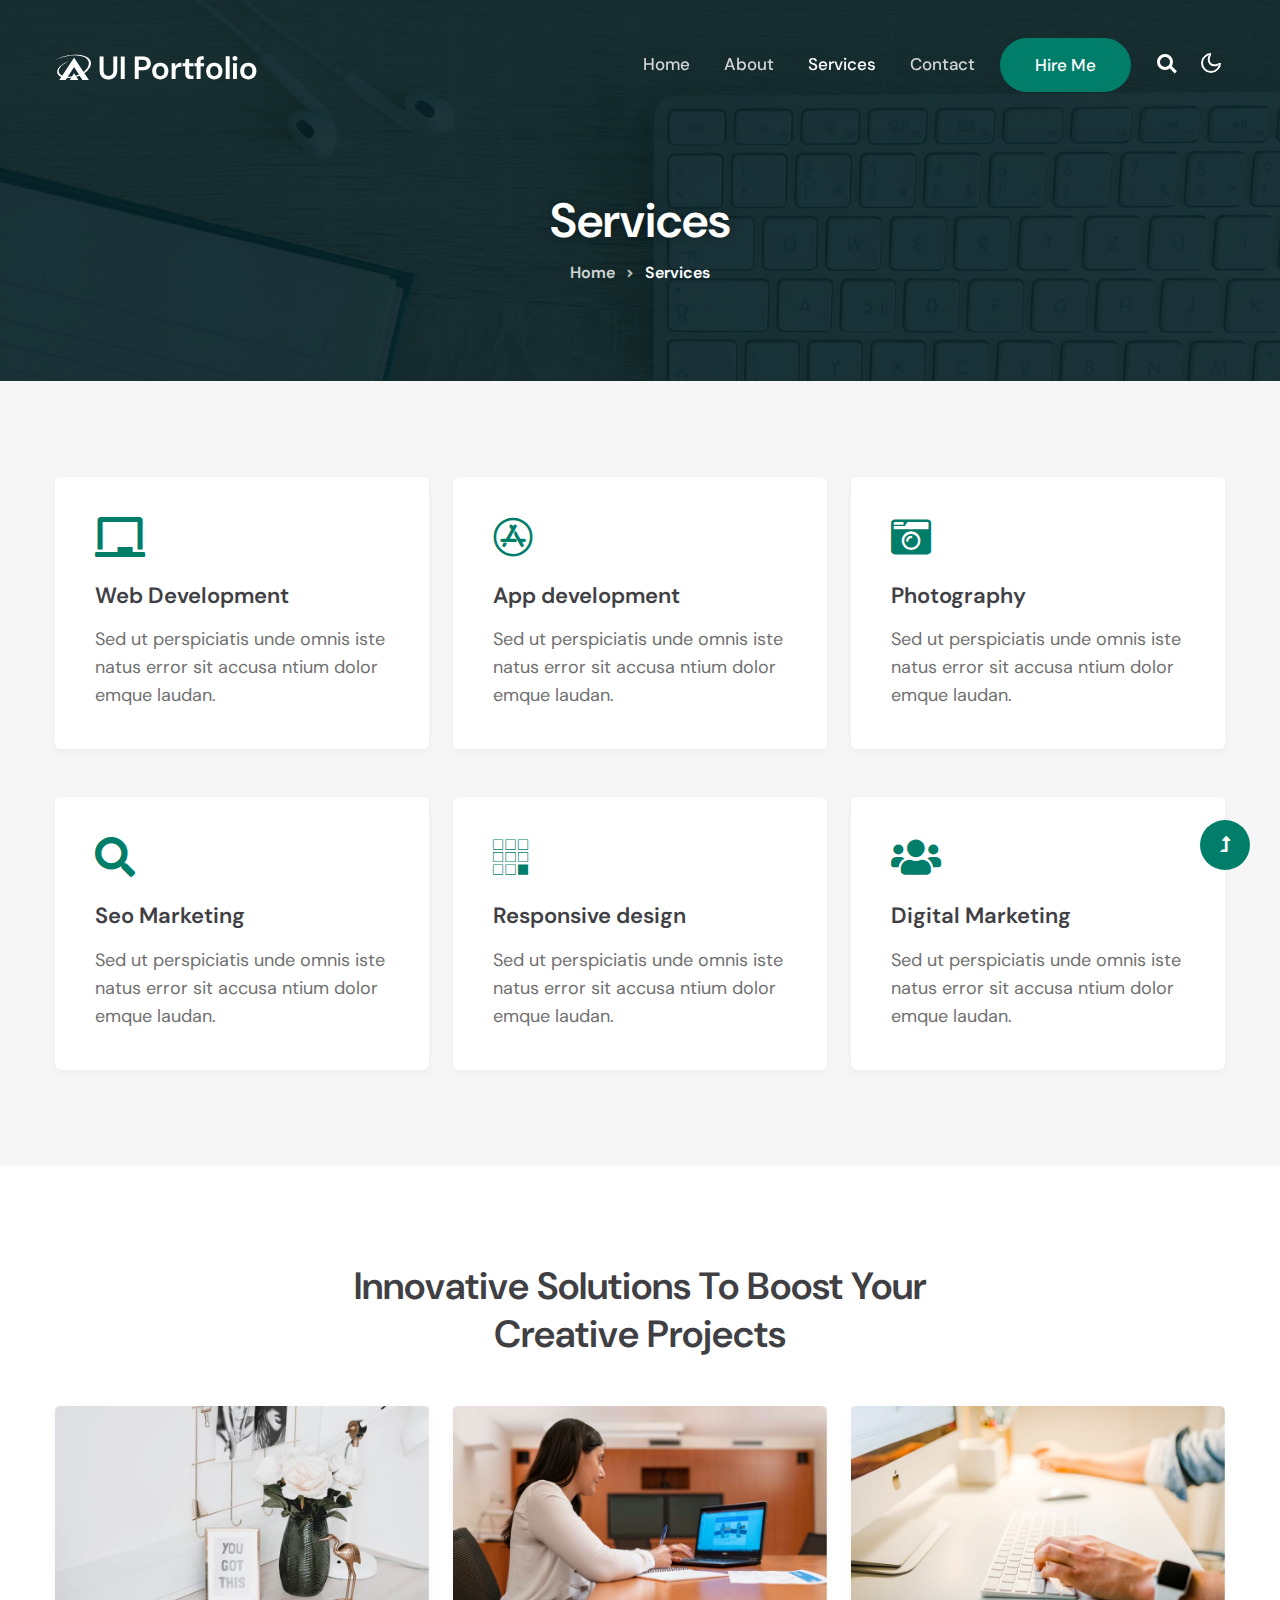
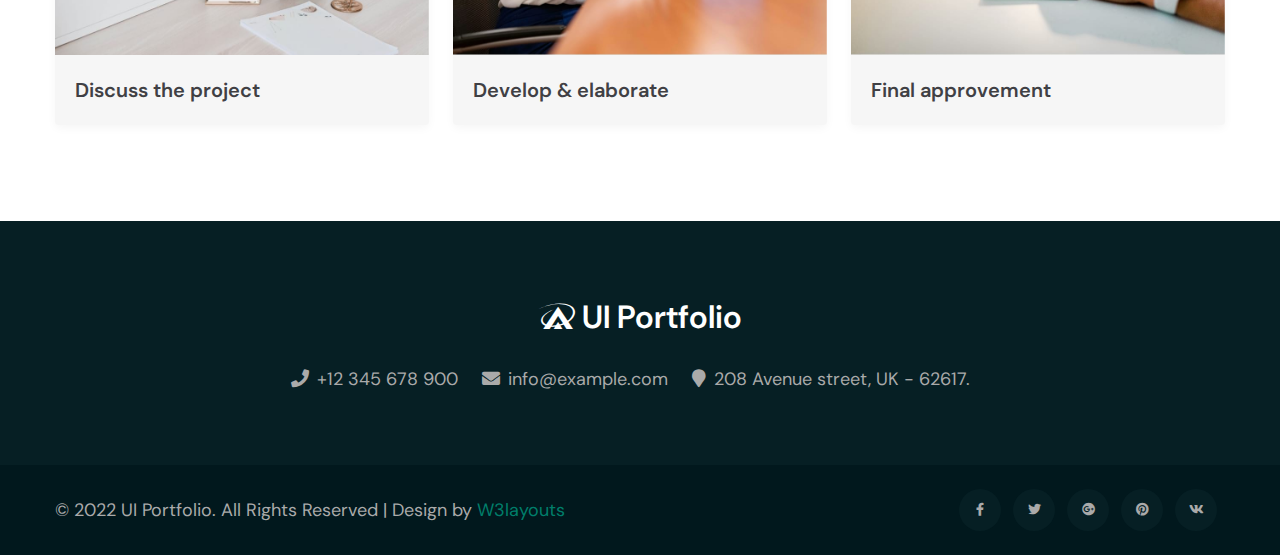
<file: portfolio/templates/services.html>
<!--
Author: W3layouts
Author URL: http://w3layouts.com
-->
<!doctype html>
<html lang="en">

<head>
    <!-- Required meta tags -->
    <meta charset="utf-8">
    <meta name="viewport" content="width=device-width, initial-scale=1, shrink-to-fit=no">
    <title>UI Portfolio - Personal Category Bootstrap Responsive Website Template - Services : W3Layouts</title>

    <!-- google-fonts -->
    <link href="//fonts.googleapis.com/css2?family=Dosis:wght@300;400;500;600;800&display=swap" rel="stylesheet">
    <link href="//fonts.googleapis.com/css2?family=DM+Sans:wght@400;500;700&display=swap" rel="stylesheet">
    <!-- //google-fonts -->

    <!-- Template CSS Style link -->
    <link rel="stylesheet" href="assets/css/style-liberty.css">

</head>

<body>



<!--header-->
<header id="site-header" class="fixed-top">
    <div class="container">
        <nav class="navbar navbar-expand-lg stroke">
            <h1>
                <a class="navbar-brand" href="index.html">
                    <i class="fab fa-asymmetrik"></i> UI Portfolio
                </a>
            </h1>
            <!-- if logo is image enable this   
        <a class="navbar-brand" href="#index.html">
            <img src="image-path" alt="Your logo" title="Your logo" style="height:35px;" />
        </a> -->
            <button class="navbar-toggler collapsed bg-gradient" type="button" data-bs-toggle="collapse"
                data-bs-target="#navbarTogglerDemo02" aria-controls="navbarTogglerDemo02" aria-expanded="false"
                aria-label="Toggle navigation">
                <span class="navbar-toggler-icon fa icon-expand fa-bars"></span>
                <span class="navbar-toggler-icon fa icon-close fa-times"></span>
            </button>

            <div class="collapse navbar-collapse" id="navbarTogglerDemo02">
                <ul class="navbar-nav ms-lg-auto align-items-center">
                    <li class="nav-item">
                        <a class="nav-link" href="index.html">Home <span class="sr-only">(current)</span></a>
                    </li>
                    <li class="nav-item">
                        <a class="nav-link" href="about.html">About</a>
                    </li>
                    <li class="nav-item active">
                        <a class="nav-link" href="services.html">Services</a>
                    </li>
                    <li class="nav-item">
                        <a class="nav-link" href="contact.html">Contact</a>
                    </li>

                    <!--/right-btn-->
                    <div class="header-btn mx-2">
                        <a class="btn btn-style btn-primary mr-lg-5" href="contact.html"> Hire Me</a>
                    </div>
                    <!--/right-btn-->

                </ul>
            </div>

            <!-- search -->
            <ul class="cd-header-buttons px-lg-2">
                <li>
                <a class="cd-search-trigger" href="#cd-search">
                    <span></span>
                </a>
                </li>
            </ul>
            <div id="cd-search" class="cd-search">
                <form action="#url" method="post">
                    <input name="Search" type="search" placeholder="Click enter after typing...">
                </form>
            </div>
            <!-- //search -->
            
            <!-- toggle switch for light and dark theme -->
            <div class="cont-ser-position">
                <nav class="navigation">
                    <div class="theme-switch-wrapper">
                        <label class="theme-switch" for="checkbox">
                            <input type="checkbox" id="checkbox">
                            <div class="mode-container">
                                <i class="gg-sun"></i>
                                <i class="gg-moon"></i>
                            </div>
                        </label>
                    </div>
                </nav>
            </div>
            <!-- //toggle switch for light and dark theme -->
        </nav>
    </div>
</header>
<!--//header-->


<!-- Services banner -->
<section class="w3l-about-breadcrumb text-center">
    <div class="breadcrumb-bg breadcrumb-bg-about py-5">
        <div class="container py-lg-5 mt-5">
            <div class="banner-info-grid mt-5">
                <h2 class="w3l-title-breadcrumb">Services</h2>
            </div>
            <ul class="breadcrumbs-custom-path">
                <li><a href="#url">Home</a></li>
                <li class="active"><span class="fa fa-angle-right mx-2" aria-hidden="true"></span> Services</li>
            </ul>
        </div>
    </div>
</section>
<!-- //Services banner -->



<!-- Services Section -->
<section class="about-section py-5">
    <div class="container py-lg-5 py-md-4 py-2">
        <div class="row justify-content-center">
            <div class="col-lg-4 col-md-6">
                <div class="about-single">
                    <div class="about-icon mb-4">
                        <i class="fas fa-chalkboard"></i>
                    </div>
                    <div class="about-content">
                        <h5 class="mb-3"><a href="about.html">Web Development</a></h5>
                        <p>Sed ut perspiciatis unde omnis iste natus error sit accusa ntium dolor emque
                            laudan.</p>
                    </div>
                </div>
            </div>
            <div class="col-lg-4 col-md-6 mt-md-0 mt-3">
                <div class="about-single">
                    <div class="about-icon mb-4">
                        <i class="fab fa-app-store"></i>
                    </div>
                    <div class="about-content">
                        <h5 class="mb-3"><a href="about.html">App development</a></h5>
                        <p>Sed ut perspiciatis unde omnis iste natus error sit accusa ntium dolor emque
                            laudan.</p>
                    </div>
                </div>
            </div>
            <div class="col-lg-4 col-md-6 mt-lg-0 mt-3">
                <div class="about-single">
                    <div class="about-icon mb-4">
                        <i class="fas fa-camera-retro"></i>
                    </div>
                    <div class="about-content">
                        <h5 class="mb-3"><a href="about.html">Photography</a></h5>
                        <p>Sed ut perspiciatis unde omnis iste natus error sit accusa ntium dolor emque
                            laudan.</p>
                    </div>
                </div>
            </div>

            <div class="col-lg-4 col-md-6 mt-lg-5 mt-4">
                <div class="about-single">
                    <div class="about-icon mb-4">
                        <i class="fas fa-search"></i>
                    </div>
                    <div class="about-content">
                        <h5 class="mb-3"><a href="about.html">Seo Marketing</a></h5>
                        <p>Sed ut perspiciatis unde omnis iste natus error sit accusa ntium dolor emque
                            laudan.</p>
                    </div>
                </div>
            </div>
            <div class="col-lg-4 col-md-6 mt-lg-5 mt-4">
                <div class="about-single">
                    <div class="about-icon mb-4">
                        <i class="fab fa-buromobelexperte"></i>
                    </div>
                    <div class="about-content">
                        <h5 class="mb-3"><a href="about.html">Responsive design</a></h5>
                        <p>Sed ut perspiciatis unde omnis iste natus error sit accusa ntium dolor emque
                            laudan.</p>
                    </div>
                </div>
            </div>
            <div class="col-lg-4 col-md-6 mt-lg-5 mt-4">
                <div class="about-single">
                    <div class="about-icon mb-4">
                        <i class="fas fa-users"></i>
                    </div>
                    <div class="about-content">
                        <h5 class="mb-3"><a href="about.html">Digital Marketing</a></h5>
                        <p>Sed ut perspiciatis unde omnis iste natus error sit accusa ntium dolor emque
                            laudan.</p>
                    </div>
                </div>
            </div>
        </div>
    </div>
</section>
<!-- //Services Section -->


<div class="service-section py-5">
    <div class="container py-lg-5 py-md-4 py-2">
        <div class="title-heading-w3 mx-auto text-center mb-sm-5 mb-4">
            <h3 class="w3l-title-main">Innovative solutions
                to boost your creative projects</h3>
        </div>
        <div class="row justify-content-center">
            <div class="col-lg-4 col-sm-6 item">
                <div class="card">
                    <div class="card-header p-0 position-relative border-0">
                        <a href="services.html">
                            <img class="d-block img-responsive" src="assets/images/blog3.jpg" alt="card-image">
                        </a>
                    </div>
                    <div class="card-body service-details">
                        <a href="services.html" class="service-heading">Discuss the project </a>
                    </div>
                </div>
            </div>
            <div class="col-lg-4 col-sm-6 mt-sm-0 mt-4 pt-sm-0 pt-2">
                <div class="card">
                    <div class="card-header p-0 position-relative border-0">
                        <a href="services.html">
                            <img class="d-block img-responsive" src="assets/images/blog4.jpg" alt="card-image">
                        </a>
                    </div>
                    <div class="card-body service-details">
                        <a href="services.html" class="service-heading">Develop & elaborate </a>
                    </div>
                </div>
            </div>
            <div class="col-lg-4 col-sm-6 mt-lg-0 mt-4 pt-lg-0 pt-2">
                <div class="card">
                    <div class="card-header p-0 position-relative border-0">
                        <a href="services.html">
                            <img class="d-block img-responsive" src="assets/images/blog6.jpg" alt="card-image">
                        </a>
                    </div>
                    <div class="card-body service-details">
                        <a href="services.html" class="service-heading">Final approvement </a>
                    </div>
                </div>
            </div>
        </div>
    </div>
</div>


<!-- footer -->
<footer class="text-center">
    <div class="footer py-5">
        <div class="container py-md-4">
            <div clss="footer-logo">
                <a class="logo" href="index.html">
                    <i class="fab fa-asymmetrik"></i> UI Portfolio
                </a>
            </div>
            <div class="footer-contact-info mt-4">
                <ul>
                    <li>
                        <a href="tel:+12 345 678 900" class="contact-text-sub">
                            <span class="fas fa-phone me-2"></span>+12 345 678 900</a>
                    </li>
                    <li>
                        <a href="mailto:info@example.com" class="contact-text-sub">
                            <span class="fas fa-envelope me-2"></span>info@example.com </a>
                    </li>
                    <li>
                        <p class="contact-text-sub"> 
                            <span class="fas fa-map-marker me-2"></span>208 Avenue street, UK - 62617.</p>
                    </li>
                </ul>
            </div>
        </div>
    </div>
    <div class="container py-4">
        <div class="row footer-grids">
            <div class="col-lg-6 copyright text-lg-start text-center align-center">
                <p>© 2022 UI Portfolio. All Rights Reserved | Design by <a href="http://w3layouts.com/"> W3layouts</a> </p>
            </div>
            <div class="col-lg-6 text-lg-end text-center mt-lg-0 mt-4">
                <div class="social">
                    <ul>
                        <li><a href="#url"><span class="fab me-2 fa-facebook-f"></span></a></li>
                        <li><a href="#url"><span class="fab me-2 fa-twitter"></span></a></li>
                        <li><a href="#url"><span class="fab me-2 fa-google-plus"></span></a></li>
                        <li><a href="#url"><span class="fab me-2 fa-pinterest"></span></a></li>
                        <li><a href="#url"><span class="fab me-2 fa-vk"></span></a></li>
                    </ul>
                </div>
            </div>
        </div>
    </div>
</footer>
<!-- //footer -->



<!-- Js scripts -->
<!-- move top -->
<button onclick="topFunction()" id="movetop" title="Go to top">
    <span class="fas fa-level-up-alt" aria-hidden="true"></span>
</button>
<script>
    // When the user scrolls down 20px from the top of the document, show the button
    window.onscroll = function () {
        scrollFunction()
    };

    function scrollFunction() {
        if (document.body.scrollTop > 20 || document.documentElement.scrollTop > 20) {
            document.getElementById("movetop").style.display = "block";
        } else {
            document.getElementById("movetop").style.display = "none";
        }
    }

    // When the user clicks on the button, scroll to the top of the document
    function topFunction() {
        document.body.scrollTop = 0;
        document.documentElement.scrollTop = 0;
    }
</script>
<!-- //move top -->

<!-- common jquery plugin -->
<script src="assets/js/jquery-3.3.1.min.js"></script>
<!-- //common jquery plugin -->

<!-- theme switch js (light and dark)-->
<script src="assets/js/theme-change.js"></script>
<!-- //theme switch js (light and dark)-->

<!--search-bar-->
<script src="assets/js/search.js"></script>
<!--//search-bar-->

<!--/stats-number-counter-->
<script src="assets/js/jquery.waypoints.min.js"></script>
<script src="assets/js/jquery.countup.js"></script>
<script>
    $('.counter').countUp();

</script>
<!--//stats-number-counter-->

<!--/owlcarousel-->
<script src="assets/js/owl.carousel.js"></script>
<!-- //tesimonials-->
<script>
    $(document).ready(function () {
      $("#owl-demo1").owlCarousel({
        loop: true,
        margin: 30,
        nav: false,
        responsiveClass: true,
        responsive: {
          0: {
            items: 1,
            nav: false
          },
          768: {
            items: 2,
            nav: false
          },
          1024: {
            items: 3,
            nav: false
          }
        }
      })
    })
  </script>
<!-- //tesimonials-->

<!-- //brands-->
<script>
    $(document).ready(function() {
        $("#owl-demo").owlCarousel({
            loop: true,
            nav: false,
            autoplay: true,
            autoplaySpeed: 1500,
            responsiveClass: true,
            responsive: {
                0: {
                    items: 2,
                    nav: false
                },
                568: {
                    items: 3,
                    nav: false
                },
                768: {
                    items: 4,
                    nav: false
                }
            }
        })
    })

</script>
<!-- //brands-->

<!-- /typig-text-->
<script>
    const typedTextSpan = document.querySelector(".typed-text");
    const cursorSpan = document.querySelector(".cursor");

    const textArray = ["MEARN stack", "Developer"];
    const typingDelay = 200;
    const erasingDelay = 10;
    const newTextDelay = 100; // Delay between current and next text
    let textArrayIndex = 0;
    let charIndex = 0;

    function type() {
        if (charIndex < textArray[textArrayIndex].length) {
            if (!cursorSpan.classList.contains("typing")) cursorSpan.classList.add("typing");
            typedTextSpan.textContent += textArray[textArrayIndex].charAt(charIndex);
            charIndex++;
            setTimeout(type, typingDelay);
        } else {
            cursorSpan.classList.remove("typing");
            setTimeout(erase, newTextDelay);
        }
    }

    function erase() {
        if (charIndex > 0) {
            // add class 'typing' if there's none
            if (!cursorSpan.classList.contains("typing")) {
                cursorSpan.classList.add("typing");
            }
            typedTextSpan.textContent = textArray[textArrayIndex].substring(0, 0);
            charIndex--;
            setTimeout(erase, erasingDelay);
        } else {
            cursorSpan.classList.remove("typing");
            textArrayIndex++;
            if (textArrayIndex >= textArray.length) textArrayIndex = 0;
            setTimeout(type, typingDelay);
        }
    }

    document.addEventListener("DOMContentLoaded", function () { // On DOM Load initiate the effect
        if (textArray.length) setTimeout(type, newTextDelay + 250);
    });
</script>
<!-- //typig-text-->


<!-- jQuery-Photo-filter-lightbox-portfolio-plugin -->
<script src="assets/js/jquery-1.7.2.js"></script>
<script src="assets/js/jquery.quicksand.js"></script>
<script src="assets/js/script.js"></script>
<script src="assets/js/jquery.prettyPhoto.js"></script>
<!-- //jQuery-Photo-filter-lightbox-portfolio-plugin -->

<!-- MENU-JS -->
<script>
    $(window).on("scroll", function () {
        var scroll = $(window).scrollTop();

        if (scroll >= 80) {
            $("#site-header").addClass("nav-fixed");
        } else {
            $("#site-header").removeClass("nav-fixed");
        }
    });

    //Main navigation Active Class Add Remove
    $(".navbar-toggler").on("click", function () {
        $("header").toggleClass("active");
    });
    $(document).on("ready", function () {
        if ($(window).width() > 991) {
            $("header").removeClass("active");
        }
        $(window).on("resize", function () {
            if ($(window).width() > 991) {
                $("header").removeClass("active");
            }
        });
    });
</script>
<!-- //MENU-JS -->

<!-- disable body scroll which navbar is in active -->
<script>
    $(function () {
        $('.navbar-toggler').click(function () {
            $('body').toggleClass('noscroll');
        })
    });
</script>
<!-- //disable body scroll which navbar is in active -->

<!--bootstrap-->
<script src="assets/js/bootstrap.min.js"></script>
<!-- //bootstrap-->
<!-- //Js scripts -->

</body>

</html>
</file>
<file: portfolio/templates/assets/css/style-liberty.css>
@charset "UTF-8";

/*--
Author: W3layouts
Author URL: http://w3layouts.com
--*/


/*!
 * Bootstrap v5.0.1 (https://getbootstrap.com/)
 * Copyright 2011-2021 The Bootstrap Authors
 * Copyright 2011-2021 Twitter, Inc.
 * Licensed under MIT (https://github.com/twbs/bootstrap/blob/main/LICENSE)
 */
:root {
  --bs-blue: #0d6efd;
  --bs-indigo: #6610f2;
  --bs-purple: #6f42c1 --bs-pink: #d63384;
  --bs-red: #dc3545;
  --bs-orange: #fd7e14;
  --bs-yellow: #ffc107;
  --bs-green: #198754;
  --bs-teal: #20c997;
  --bs-cyan: #0dcaf0;
  --bs-white: #fff;
  --bs-gray: #6c757d;
  --bs-gray-dark: #343a40;
  --bs-primary: #0d6efd;
  --bs-secondary: #6c757d;
  --bs-success: #198754;
  --bs-info: #0dcaf0;
  --bs-warning: #ffc107;
  --bs-danger: #dc3545;
  --bs-light: #f8f9fa;
  --bs-dark: #212529;
  --bs-font-sans-serif: system-ui, -apple-system, "Segoe UI", Roboto, "Helvetica Neue", Arial, "Noto Sans", "Liberation Sans", sans-serif, "Apple Color Emoji", "Segoe UI Emoji", "Segoe UI Symbol", "Noto Color Emoji";
  --bs-font-monospace: SFMono-Regular, Menlo, Monaco, Consolas, "Liberation Mono", "Courier New", monospace;
  --bs-gradient: linear-gradient(180deg, rgba(255, 255, 255, 0.15), rgba(255, 255, 255, 0))
}

*,
::after,
::before {
  box-sizing: border-box
}

@media (prefers-reduced-motion:no-preference) {
  :root {
    scroll-behavior: smooth
  }
}

body {
  margin: 0;
  font-family: 'DM Sans', sans-serif;
  font-size: 1rem;
  font-weight: 400;
  line-height: 1.5;
  color: #212529;
  background-color: #fff;
  -webkit-text-size-adjust: 100%;
  -webkit-tap-highlight-color: transparent
}

hr {
  margin: 1rem 0;
  color: inherit;
  background-color: currentColor;
  border: 0;
  opacity: .25
}

hr:not([size]) {
  height: 1px
}

.h1,
.h2,
.h3,
.h4,
.h5,
.h6,
h1,
h2,
h3,
h4,
h5,
h6 {
  margin-top: 0;
  margin-bottom: .5rem;
  font-weight: 700;
  line-height: 1.2
}

.h1,
h1 {
  font-size: calc(1.375rem + 1.5vw)
}

@media (min-width:1200px) {

  .h1,
  h1 {
    font-size: 2.5rem
  }
}

.h2,
h2 {
  font-size: calc(1.325rem + .9vw)
}

@media (min-width:1200px) {

  .h2,
  h2 {
    font-size: 2rem
  }
}

.h3,
h3 {
  font-size: calc(1.3rem + .6vw)
}

@media (min-width:1200px) {

  .h3,
  h3 {
    font-size: 1.75rem
  }
}

.h4,
h4 {
  font-size: calc(1.275rem + .3vw)
}

@media (min-width:1200px) {

  .h4,
  h4 {
    font-size: 1.5rem
  }
}

.h5,
h5 {
  font-size: 1.25rem
}

.h6,
h6 {
  font-size: 1rem
}

p {
  margin-top: 0;
  margin-bottom: 1rem
}

abbr[data-bs-original-title],
abbr[title] {
  -webkit-text-decoration: underline dotted;
  text-decoration: underline dotted;
  cursor: help;
  -webkit-text-decoration-skip-ink: none;
  text-decoration-skip-ink: none
}

address {
  margin-bottom: 1rem;
  font-style: normal;
  line-height: inherit
}

ol,
ul {
  padding-left: 2rem
}

dl,
ol,
ul {
  margin-top: 0;
  margin-bottom: 1rem
}

ol ol,
ol ul,
ul ol,
ul ul {
  margin-bottom: 0
}

dt {
  font-weight: 700
}

dd {
  margin-bottom: .5rem;
  margin-left: 0
}

blockquote {
  margin: 0 0 1rem
}

b,
strong {
  font-weight: bolder
}

.small,
small {
  font-size: .875em
}

.mark,
mark {
  padding: .2em;
  background-color: #fcf8e3
}

sub,
sup {
  position: relative;
  font-size: .75em;
  line-height: 0;
  vertical-align: baseline
}

sub {
  bottom: -.25em
}

sup {
  top: -.5em
}

a {
  color: var(--primary-color);
  text-decoration: underline;

}

a:hover {
  color: var(--primary-color);
}

a:not([href]):not([class]),
a:not([href]):not([class]):hover {
  color: inherit;
  text-decoration: none
}

code,
kbd,
pre,
samp {
  font-family: 'DM Sans', sans-serif;
  font-size: 1em;
  direction: ltr;
  unicode-bidi: bidi-override
}

pre {
  display: block;
  margin-top: 0;
  margin-bottom: 1rem;
  overflow: auto;
  font-size: .875em
}

pre code {
  font-size: inherit;
  color: inherit;
  word-break: normal
}

code {
  font-size: .875em;
  color: #d63384;
  word-wrap: break-word
}

a>code {
  color: inherit
}

kbd {
  padding: .2rem .4rem;
  font-size: .875em;
  color: #fff;
  background-color: #212529;
  border-radius: .2rem
}

kbd kbd {
  padding: 0;
  font-size: 1em;
  font-weight: 700
}

figure {
  margin: 0 0 1rem
}

img,
svg {
  vertical-align: middle
}

table {
  caption-side: bottom;
  border-collapse: collapse
}

caption {
  padding-top: .5rem;
  padding-bottom: .5rem;
  color: #6c757d;
  text-align: left
}

th {
  text-align: inherit;
  text-align: -webkit-match-parent
}

tbody,
td,
tfoot,
th,
thead,
tr {
  border-color: inherit;
  border-style: solid;
  border-width: 0
}

label {
  display: inline-block
}

button {
  border-radius: 0
}

button:focus:not(:focus-visible) {
  outline: 0
}

button,
input,
optgroup,
select,
textarea {
  margin: 0;
  font-family: 'DM Sans', sans-serif;
  font-size: inherit;
  line-height: inherit
}

button,
select {
  text-transform: none
}

[role=button] {
  cursor: pointer
}

select {
  word-wrap: normal
}

select:disabled {
  opacity: 1
}

[list]::-webkit-calendar-picker-indicator {
  display: none
}

[type=button],
[type=reset],
[type=submit],
button {
  -webkit-appearance: button
}

[type=button]:not(:disabled),
[type=reset]:not(:disabled),
[type=submit]:not(:disabled),
button:not(:disabled) {
  cursor: pointer
}

::-moz-focus-inner {
  padding: 0;
  border-style: none
}

textarea {
  resize: vertical
}

fieldset {
  min-width: 0;
  padding: 0;
  margin: 0;
  border: 0
}

legend {
  float: left;
  width: 100%;
  padding: 0;
  margin-bottom: .5rem;
  font-size: calc(1.275rem + .3vw);
  line-height: inherit
}

@media (min-width:1200px) {
  legend {
    font-size: 1.5rem
  }
}

legend+* {
  clear: left
}

::-webkit-datetime-edit-day-field,
::-webkit-datetime-edit-fields-wrapper,
::-webkit-datetime-edit-hour-field,
::-webkit-datetime-edit-minute,
::-webkit-datetime-edit-month-field,
::-webkit-datetime-edit-text,
::-webkit-datetime-edit-year-field {
  padding: 0
}

::-webkit-inner-spin-button {
  height: auto
}

[type=search] {
  outline-offset: -2px;
  -webkit-appearance: textfield
}

::-webkit-search-decoration {
  -webkit-appearance: none
}

::-webkit-color-swatch-wrapper {
  padding: 0
}

::file-selector-button {
  font: inherit
}

::-webkit-file-upload-button {
  font: inherit;
  -webkit-appearance: button
}

output {
  display: inline-block
}

iframe {
  border: 0
}

summary {
  display: list-item;
  cursor: pointer
}

progress {
  vertical-align: baseline
}

[hidden] {
  display: none !important
}

.lead {
  font-size: 1.25rem;
  font-weight: 300
}

.display-1 {
  font-size: calc(1.625rem + 4.5vw);
  font-weight: 300;
  line-height: 1.2
}

@media (min-width:1200px) {
  .display-1 {
    font-size: 5rem
  }
}

.display-2 {
  font-size: calc(1.575rem + 3.9vw);
  font-weight: 300;
  line-height: 1.2
}

@media (min-width:1200px) {
  .display-2 {
    font-size: 4.5rem
  }
}

.display-3 {
  font-size: calc(1.525rem + 3.3vw);
  font-weight: 300;
  line-height: 1.2
}

@media (min-width:1200px) {
  .display-3 {
    font-size: 4rem
  }
}

.display-4 {
  font-size: calc(1.475rem + 2.7vw);
  font-weight: 300;
  line-height: 1.2
}

@media (min-width:1200px) {
  .display-4 {
    font-size: 3.5rem
  }
}

.display-5 {
  font-size: calc(1.425rem + 2.1vw);
  font-weight: 300;
  line-height: 1.2
}

@media (min-width:1200px) {
  .display-5 {
    font-size: 3rem
  }
}

.display-6 {
  font-size: calc(1.375rem + 1.5vw);
  font-weight: 300;
  line-height: 1.2
}

@media (min-width:1200px) {
  .display-6 {
    font-size: 2.5rem
  }
}

.list-unstyled {
  padding-left: 0;
  list-style: none
}

.list-inline {
  padding-left: 0;
  list-style: none
}

.list-inline-item {
  display: inline-block
}

.list-inline-item:not(:last-child) {
  margin-right: .5rem
}

.initialism {
  font-size: .875em;
  text-transform: uppercase
}

.blockquote {
  margin-bottom: 1rem;
  font-size: 1.25rem
}

.blockquote> :last-child {
  margin-bottom: 0
}

.blockquote-footer {
  margin-top: -1rem;
  margin-bottom: 1rem;
  font-size: .875em;
  color: #6c757d
}

.blockquote-footer::before {
  content: "— "
}

.img-fluid {
  max-width: 100%;
  height: auto;
  border-radius: var(--border-radius);
}

.img-thumbnail {
  padding: .25rem;
  background-color: #fff;
  border: 1px solid #dee2e6;
  border-radius: .25rem;
  max-width: 100%;
  height: auto
}

.figure {
  display: inline-block
}

.figure-img {
  margin-bottom: .5rem;
  line-height: 1
}

.figure-caption {
  font-size: .875em;
  color: #6c757d
}

.container,
.container-fluid,
.container-lg,
.container-md,
.container-sm,
.container-xl,
.container-xxl {
  width: 100%;
  padding-right: var(--bs-gutter-x, .75rem);
  padding-left: var(--bs-gutter-x, .75rem);
  margin-right: auto;
  margin-left: auto
}

@media (min-width:576px) {

  .container,
  .container-sm {
    max-width: 540px
  }
}

@media (min-width:768px) {

  .container,
  .container-md,
  .container-sm {
    max-width: 720px
  }
}

@media (min-width:992px) {

  .container,
  .container-lg,
  .container-md,
  .container-sm {
    max-width: 960px
  }
}

@media (min-width:1200px) {

  .container,
  .container-lg,
  .container-md,
  .container-sm,
  .container-xl {
    max-width: 1140px
  }
}

@media (min-width:1400px) {

  .container,
  .container-lg,
  .container-md,
  .container-sm,
  .container-xl,
  .container-xxl {
    max-width: 1320px
  }
}

.row {
  --bs-gutter-x: 1.5rem;
  --bs-gutter-y: 0;
  display: flex;
  flex-wrap: wrap;
  margin-top: calc(var(--bs-gutter-y) * -1);
  margin-right: calc(var(--bs-gutter-x)/ -2);
  margin-left: calc(var(--bs-gutter-x)/ -2)
}

.row>* {
  flex-shrink: 0;
  width: 100%;
  max-width: 100%;
  padding-right: calc(var(--bs-gutter-x)/ 2);
  padding-left: calc(var(--bs-gutter-x)/ 2);
  margin-top: var(--bs-gutter-y)
}

.col {
  flex: 1 0 0%
}

.row-cols-auto>* {
  flex: 0 0 auto;
  width: auto
}

.row-cols-1>* {
  flex: 0 0 auto;
  width: 100%
}

.row-cols-2>* {
  flex: 0 0 auto;
  width: 50%
}

.row-cols-3>* {
  flex: 0 0 auto;
  width: 33.3333333333%
}

.row-cols-4>* {
  flex: 0 0 auto;
  width: 25%
}

.row-cols-5>* {
  flex: 0 0 auto;
  width: 20%
}

.row-cols-6>* {
  flex: 0 0 auto;
  width: 16.6666666667%
}

.col-auto {
  flex: 0 0 auto;
  width: auto
}

.col-1 {
  flex: 0 0 auto;
  width: 8.3333333333%
}

.col-2 {
  flex: 0 0 auto;
  width: 16.6666666667%
}

.col-3 {
  flex: 0 0 auto;
  width: 25%
}

.col-4 {
  flex: 0 0 auto;
  width: 33.3333333333%
}

.col-5 {
  flex: 0 0 auto;
  width: 41.6666666667%
}

.col-6 {
  flex: 0 0 auto;
  width: 50%
}

.col-7 {
  flex: 0 0 auto;
  width: 58.3333333333%
}

.col-8 {
  flex: 0 0 auto;
  width: 66.6666666667%
}

.col-9 {
  flex: 0 0 auto;
  width: 75%
}

.col-10 {
  flex: 0 0 auto;
  width: 83.3333333333%
}

.col-11 {
  flex: 0 0 auto;
  width: 91.6666666667%
}

.col-12 {
  flex: 0 0 auto;
  width: 100%
}

.offset-1 {
  margin-left: 8.3333333333%
}

.offset-2 {
  margin-left: 16.6666666667%
}

.offset-3 {
  margin-left: 25%
}

.offset-4 {
  margin-left: 33.3333333333%
}

.offset-5 {
  margin-left: 41.6666666667%
}

.offset-6 {
  margin-left: 50%
}

.offset-7 {
  margin-left: 58.3333333333%
}

.offset-8 {
  margin-left: 66.6666666667%
}

.offset-9 {
  margin-left: 75%
}

.offset-10 {
  margin-left: 83.3333333333%
}

.offset-11 {
  margin-left: 91.6666666667%
}

.g-0,
.gx-0 {
  --bs-gutter-x: 0
}

.g-0,
.gy-0 {
  --bs-gutter-y: 0
}

.g-1,
.gx-1 {
  --bs-gutter-x: 0.25rem
}

.g-1,
.gy-1 {
  --bs-gutter-y: 0.25rem
}

.g-2,
.gx-2 {
  --bs-gutter-x: 0.5rem
}

.g-2,
.gy-2 {
  --bs-gutter-y: 0.5rem
}

.g-3,
.gx-3 {
  --bs-gutter-x: 1rem
}

.g-3,
.gy-3 {
  --bs-gutter-y: 1rem
}

.g-4,
.gx-4 {
  --bs-gutter-x: 1.5rem
}

.g-4,
.gy-4 {
  --bs-gutter-y: 1.5rem
}

.g-5,
.gx-5 {
  --bs-gutter-x: 3rem
}

.g-5,
.gy-5 {
  --bs-gutter-y: 3rem
}

@media (min-width:576px) {
  .col-sm {
    flex: 1 0 0%
  }

  .row-cols-sm-auto>* {
    flex: 0 0 auto;
    width: auto
  }

  .row-cols-sm-1>* {
    flex: 0 0 auto;
    width: 100%
  }

  .row-cols-sm-2>* {
    flex: 0 0 auto;
    width: 50%
  }

  .row-cols-sm-3>* {
    flex: 0 0 auto;
    width: 33.3333333333%
  }

  .row-cols-sm-4>* {
    flex: 0 0 auto;
    width: 25%
  }

  .row-cols-sm-5>* {
    flex: 0 0 auto;
    width: 20%
  }

  .row-cols-sm-6>* {
    flex: 0 0 auto;
    width: 16.6666666667%
  }

  .col-sm-auto {
    flex: 0 0 auto;
    width: auto
  }

  .col-sm-1 {
    flex: 0 0 auto;
    width: 8.3333333333%
  }

  .col-sm-2 {
    flex: 0 0 auto;
    width: 16.6666666667%
  }

  .col-sm-3 {
    flex: 0 0 auto;
    width: 25%
  }

  .col-sm-4 {
    flex: 0 0 auto;
    width: 33.3333333333%
  }

  .col-sm-5 {
    flex: 0 0 auto;
    width: 41.6666666667%
  }

  .col-sm-6 {
    flex: 0 0 auto;
    width: 50%
  }

  .col-sm-7 {
    flex: 0 0 auto;
    width: 58.3333333333%
  }

  .col-sm-8 {
    flex: 0 0 auto;
    width: 66.6666666667%
  }

  .col-sm-9 {
    flex: 0 0 auto;
    width: 75%
  }

  .col-sm-10 {
    flex: 0 0 auto;
    width: 83.3333333333%
  }

  .col-sm-11 {
    flex: 0 0 auto;
    width: 91.6666666667%
  }

  .col-sm-12 {
    flex: 0 0 auto;
    width: 100%
  }

  .offset-sm-0 {
    margin-left: 0
  }

  .offset-sm-1 {
    margin-left: 8.3333333333%
  }

  .offset-sm-2 {
    margin-left: 16.6666666667%
  }

  .offset-sm-3 {
    margin-left: 25%
  }

  .offset-sm-4 {
    margin-left: 33.3333333333%
  }

  .offset-sm-5 {
    margin-left: 41.6666666667%
  }

  .offset-sm-6 {
    margin-left: 50%
  }

  .offset-sm-7 {
    margin-left: 58.3333333333%
  }

  .offset-sm-8 {
    margin-left: 66.6666666667%
  }

  .offset-sm-9 {
    margin-left: 75%
  }

  .offset-sm-10 {
    margin-left: 83.3333333333%
  }

  .offset-sm-11 {
    margin-left: 91.6666666667%
  }

  .g-sm-0,
  .gx-sm-0 {
    --bs-gutter-x: 0
  }

  .g-sm-0,
  .gy-sm-0 {
    --bs-gutter-y: 0
  }

  .g-sm-1,
  .gx-sm-1 {
    --bs-gutter-x: 0.25rem
  }

  .g-sm-1,
  .gy-sm-1 {
    --bs-gutter-y: 0.25rem
  }

  .g-sm-2,
  .gx-sm-2 {
    --bs-gutter-x: 0.5rem
  }

  .g-sm-2,
  .gy-sm-2 {
    --bs-gutter-y: 0.5rem
  }

  .g-sm-3,
  .gx-sm-3 {
    --bs-gutter-x: 1rem
  }

  .g-sm-3,
  .gy-sm-3 {
    --bs-gutter-y: 1rem
  }

  .g-sm-4,
  .gx-sm-4 {
    --bs-gutter-x: 1.5rem
  }

  .g-sm-4,
  .gy-sm-4 {
    --bs-gutter-y: 1.5rem
  }

  .g-sm-5,
  .gx-sm-5 {
    --bs-gutter-x: 3rem
  }

  .g-sm-5,
  .gy-sm-5 {
    --bs-gutter-y: 3rem
  }
}

@media (min-width:768px) {
  .col-md {
    flex: 1 0 0%
  }

  .row-cols-md-auto>* {
    flex: 0 0 auto;
    width: auto
  }

  .row-cols-md-1>* {
    flex: 0 0 auto;
    width: 100%
  }

  .row-cols-md-2>* {
    flex: 0 0 auto;
    width: 50%
  }

  .row-cols-md-3>* {
    flex: 0 0 auto;
    width: 33.3333333333%
  }

  .row-cols-md-4>* {
    flex: 0 0 auto;
    width: 25%
  }

  .row-cols-md-5>* {
    flex: 0 0 auto;
    width: 20%
  }

  .row-cols-md-6>* {
    flex: 0 0 auto;
    width: 16.6666666667%
  }

  .col-md-auto {
    flex: 0 0 auto;
    width: auto
  }

  .col-md-1 {
    flex: 0 0 auto;
    width: 8.3333333333%
  }

  .col-md-2 {
    flex: 0 0 auto;
    width: 16.6666666667%
  }

  .col-md-3 {
    flex: 0 0 auto;
    width: 25%
  }

  .col-md-4 {
    flex: 0 0 auto;
    width: 33.3333333333%
  }

  .col-md-5 {
    flex: 0 0 auto;
    width: 41.6666666667%
  }

  .col-md-6 {
    flex: 0 0 auto;
    width: 50%
  }

  .col-md-7 {
    flex: 0 0 auto;
    width: 58.3333333333%
  }

  .col-md-8 {
    flex: 0 0 auto;
    width: 66.6666666667%
  }

  .col-md-9 {
    flex: 0 0 auto;
    width: 75%
  }

  .col-md-10 {
    flex: 0 0 auto;
    width: 83.3333333333%
  }

  .col-md-11 {
    flex: 0 0 auto;
    width: 91.6666666667%
  }

  .col-md-12 {
    flex: 0 0 auto;
    width: 100%
  }

  .offset-md-0 {
    margin-left: 0
  }

  .offset-md-1 {
    margin-left: 8.3333333333%
  }

  .offset-md-2 {
    margin-left: 16.6666666667%
  }

  .offset-md-3 {
    margin-left: 25%
  }

  .offset-md-4 {
    margin-left: 33.3333333333%
  }

  .offset-md-5 {
    margin-left: 41.6666666667%
  }

  .offset-md-6 {
    margin-left: 50%
  }

  .offset-md-7 {
    margin-left: 58.3333333333%
  }

  .offset-md-8 {
    margin-left: 66.6666666667%
  }

  .offset-md-9 {
    margin-left: 75%
  }

  .offset-md-10 {
    margin-left: 83.3333333333%
  }

  .offset-md-11 {
    margin-left: 91.6666666667%
  }

  .g-md-0,
  .gx-md-0 {
    --bs-gutter-x: 0
  }

  .g-md-0,
  .gy-md-0 {
    --bs-gutter-y: 0
  }

  .g-md-1,
  .gx-md-1 {
    --bs-gutter-x: 0.25rem
  }

  .g-md-1,
  .gy-md-1 {
    --bs-gutter-y: 0.25rem
  }

  .g-md-2,
  .gx-md-2 {
    --bs-gutter-x: 0.5rem
  }

  .g-md-2,
  .gy-md-2 {
    --bs-gutter-y: 0.5rem
  }

  .g-md-3,
  .gx-md-3 {
    --bs-gutter-x: 1rem
  }

  .g-md-3,
  .gy-md-3 {
    --bs-gutter-y: 1rem
  }

  .g-md-4,
  .gx-md-4 {
    --bs-gutter-x: 1.5rem
  }

  .g-md-4,
  .gy-md-4 {
    --bs-gutter-y: 1.5rem
  }

  .g-md-5,
  .gx-md-5 {
    --bs-gutter-x: 3rem
  }

  .g-md-5,
  .gy-md-5 {
    --bs-gutter-y: 3rem
  }
}

@media (min-width:992px) {
  .col-lg {
    flex: 1 0 0%
  }

  .row-cols-lg-auto>* {
    flex: 0 0 auto;
    width: auto
  }

  .row-cols-lg-1>* {
    flex: 0 0 auto;
    width: 100%
  }

  .row-cols-lg-2>* {
    flex: 0 0 auto;
    width: 50%
  }

  .row-cols-lg-3>* {
    flex: 0 0 auto;
    width: 33.3333333333%
  }

  .row-cols-lg-4>* {
    flex: 0 0 auto;
    width: 25%
  }

  .row-cols-lg-5>* {
    flex: 0 0 auto;
    width: 20%
  }

  .row-cols-lg-6>* {
    flex: 0 0 auto;
    width: 16.6666666667%
  }

  .col-lg-auto {
    flex: 0 0 auto;
    width: auto
  }

  .col-lg-1 {
    flex: 0 0 auto;
    width: 8.3333333333%
  }

  .col-lg-2 {
    flex: 0 0 auto;
    width: 16.6666666667%
  }

  .col-lg-3 {
    flex: 0 0 auto;
    width: 25%
  }

  .col-lg-4 {
    flex: 0 0 auto;
    width: 33.3333333333%
  }

  .col-lg-5 {
    flex: 0 0 auto;
    width: 41.6666666667%
  }

  .col-lg-6 {
    flex: 0 0 auto;
    width: 50%
  }

  .col-lg-7 {
    flex: 0 0 auto;
    width: 58.3333333333%
  }

  .col-lg-8 {
    flex: 0 0 auto;
    width: 66.6666666667%
  }

  .col-lg-9 {
    flex: 0 0 auto;
    width: 75%
  }

  .col-lg-10 {
    flex: 0 0 auto;
    width: 83.3333333333%
  }

  .col-lg-11 {
    flex: 0 0 auto;
    width: 91.6666666667%
  }

  .col-lg-12 {
    flex: 0 0 auto;
    width: 100%
  }

  .offset-lg-0 {
    margin-left: 0
  }

  .offset-lg-1 {
    margin-left: 8.3333333333%
  }

  .offset-lg-2 {
    margin-left: 16.6666666667%
  }

  .offset-lg-3 {
    margin-left: 25%
  }

  .offset-lg-4 {
    margin-left: 33.3333333333%
  }

  .offset-lg-5 {
    margin-left: 41.6666666667%
  }

  .offset-lg-6 {
    margin-left: 50%
  }

  .offset-lg-7 {
    margin-left: 58.3333333333%
  }

  .offset-lg-8 {
    margin-left: 66.6666666667%
  }

  .offset-lg-9 {
    margin-left: 75%
  }

  .offset-lg-10 {
    margin-left: 83.3333333333%
  }

  .offset-lg-11 {
    margin-left: 91.6666666667%
  }

  .g-lg-0,
  .gx-lg-0 {
    --bs-gutter-x: 0
  }

  .g-lg-0,
  .gy-lg-0 {
    --bs-gutter-y: 0
  }

  .g-lg-1,
  .gx-lg-1 {
    --bs-gutter-x: 0.25rem
  }

  .g-lg-1,
  .gy-lg-1 {
    --bs-gutter-y: 0.25rem
  }

  .g-lg-2,
  .gx-lg-2 {
    --bs-gutter-x: 0.5rem
  }

  .g-lg-2,
  .gy-lg-2 {
    --bs-gutter-y: 0.5rem
  }

  .g-lg-3,
  .gx-lg-3 {
    --bs-gutter-x: 1rem
  }

  .g-lg-3,
  .gy-lg-3 {
    --bs-gutter-y: 1rem
  }

  .g-lg-4,
  .gx-lg-4 {
    --bs-gutter-x: 1.5rem
  }

  .g-lg-4,
  .gy-lg-4 {
    --bs-gutter-y: 1.5rem
  }

  .g-lg-5,
  .gx-lg-5 {
    --bs-gutter-x: 3rem
  }

  .g-lg-5,
  .gy-lg-5 {
    --bs-gutter-y: 3rem
  }
}

@media (min-width:1200px) {
  .col-xl {
    flex: 1 0 0%
  }

  .row-cols-xl-auto>* {
    flex: 0 0 auto;
    width: auto
  }

  .row-cols-xl-1>* {
    flex: 0 0 auto;
    width: 100%
  }

  .row-cols-xl-2>* {
    flex: 0 0 auto;
    width: 50%
  }

  .row-cols-xl-3>* {
    flex: 0 0 auto;
    width: 33.3333333333%
  }

  .row-cols-xl-4>* {
    flex: 0 0 auto;
    width: 25%
  }

  .row-cols-xl-5>* {
    flex: 0 0 auto;
    width: 20%
  }

  .row-cols-xl-6>* {
    flex: 0 0 auto;
    width: 16.6666666667%
  }

  .col-xl-auto {
    flex: 0 0 auto;
    width: auto
  }

  .col-xl-1 {
    flex: 0 0 auto;
    width: 8.3333333333%
  }

  .col-xl-2 {
    flex: 0 0 auto;
    width: 16.6666666667%
  }

  .col-xl-3 {
    flex: 0 0 auto;
    width: 25%
  }

  .col-xl-4 {
    flex: 0 0 auto;
    width: 33.3333333333%
  }

  .col-xl-5 {
    flex: 0 0 auto;
    width: 41.6666666667%
  }

  .col-xl-6 {
    flex: 0 0 auto;
    width: 50%
  }

  .col-xl-7 {
    flex: 0 0 auto;
    width: 58.3333333333%
  }

  .col-xl-8 {
    flex: 0 0 auto;
    width: 66.6666666667%
  }

  .col-xl-9 {
    flex: 0 0 auto;
    width: 75%
  }

  .col-xl-10 {
    flex: 0 0 auto;
    width: 83.3333333333%
  }

  .col-xl-11 {
    flex: 0 0 auto;
    width: 91.6666666667%
  }

  .col-xl-12 {
    flex: 0 0 auto;
    width: 100%
  }

  .offset-xl-0 {
    margin-left: 0
  }

  .offset-xl-1 {
    margin-left: 8.3333333333%
  }

  .offset-xl-2 {
    margin-left: 16.6666666667%
  }

  .offset-xl-3 {
    margin-left: 25%
  }

  .offset-xl-4 {
    margin-left: 33.3333333333%
  }

  .offset-xl-5 {
    margin-left: 41.6666666667%
  }

  .offset-xl-6 {
    margin-left: 50%
  }

  .offset-xl-7 {
    margin-left: 58.3333333333%
  }

  .offset-xl-8 {
    margin-left: 66.6666666667%
  }

  .offset-xl-9 {
    margin-left: 75%
  }

  .offset-xl-10 {
    margin-left: 83.3333333333%
  }

  .offset-xl-11 {
    margin-left: 91.6666666667%
  }

  .g-xl-0,
  .gx-xl-0 {
    --bs-gutter-x: 0
  }

  .g-xl-0,
  .gy-xl-0 {
    --bs-gutter-y: 0
  }

  .g-xl-1,
  .gx-xl-1 {
    --bs-gutter-x: 0.25rem
  }

  .g-xl-1,
  .gy-xl-1 {
    --bs-gutter-y: 0.25rem
  }

  .g-xl-2,
  .gx-xl-2 {
    --bs-gutter-x: 0.5rem
  }

  .g-xl-2,
  .gy-xl-2 {
    --bs-gutter-y: 0.5rem
  }

  .g-xl-3,
  .gx-xl-3 {
    --bs-gutter-x: 1rem
  }

  .g-xl-3,
  .gy-xl-3 {
    --bs-gutter-y: 1rem
  }

  .g-xl-4,
  .gx-xl-4 {
    --bs-gutter-x: 1.5rem
  }

  .g-xl-4,
  .gy-xl-4 {
    --bs-gutter-y: 1.5rem
  }

  .g-xl-5,
  .gx-xl-5 {
    --bs-gutter-x: 3rem
  }

  .g-xl-5,
  .gy-xl-5 {
    --bs-gutter-y: 3rem
  }
}

@media (min-width:1400px) {
  .col-xxl {
    flex: 1 0 0%
  }

  .row-cols-xxl-auto>* {
    flex: 0 0 auto;
    width: auto
  }

  .row-cols-xxl-1>* {
    flex: 0 0 auto;
    width: 100%
  }

  .row-cols-xxl-2>* {
    flex: 0 0 auto;
    width: 50%
  }

  .row-cols-xxl-3>* {
    flex: 0 0 auto;
    width: 33.3333333333%
  }

  .row-cols-xxl-4>* {
    flex: 0 0 auto;
    width: 25%
  }

  .row-cols-xxl-5>* {
    flex: 0 0 auto;
    width: 20%
  }

  .row-cols-xxl-6>* {
    flex: 0 0 auto;
    width: 16.6666666667%
  }

  .col-xxl-auto {
    flex: 0 0 auto;
    width: auto
  }

  .col-xxl-1 {
    flex: 0 0 auto;
    width: 8.3333333333%
  }

  .col-xxl-2 {
    flex: 0 0 auto;
    width: 16.6666666667%
  }

  .col-xxl-3 {
    flex: 0 0 auto;
    width: 25%
  }

  .col-xxl-4 {
    flex: 0 0 auto;
    width: 33.3333333333%
  }

  .col-xxl-5 {
    flex: 0 0 auto;
    width: 41.6666666667%
  }

  .col-xxl-6 {
    flex: 0 0 auto;
    width: 50%
  }

  .col-xxl-7 {
    flex: 0 0 auto;
    width: 58.3333333333%
  }

  .col-xxl-8 {
    flex: 0 0 auto;
    width: 66.6666666667%
  }

  .col-xxl-9 {
    flex: 0 0 auto;
    width: 75%
  }

  .col-xxl-10 {
    flex: 0 0 auto;
    width: 83.3333333333%
  }

  .col-xxl-11 {
    flex: 0 0 auto;
    width: 91.6666666667%
  }

  .col-xxl-12 {
    flex: 0 0 auto;
    width: 100%
  }

  .offset-xxl-0 {
    margin-left: 0
  }

  .offset-xxl-1 {
    margin-left: 8.3333333333%
  }

  .offset-xxl-2 {
    margin-left: 16.6666666667%
  }

  .offset-xxl-3 {
    margin-left: 25%
  }

  .offset-xxl-4 {
    margin-left: 33.3333333333%
  }

  .offset-xxl-5 {
    margin-left: 41.6666666667%
  }

  .offset-xxl-6 {
    margin-left: 50%
  }

  .offset-xxl-7 {
    margin-left: 58.3333333333%
  }

  .offset-xxl-8 {
    margin-left: 66.6666666667%
  }

  .offset-xxl-9 {
    margin-left: 75%
  }

  .offset-xxl-10 {
    margin-left: 83.3333333333%
  }

  .offset-xxl-11 {
    margin-left: 91.6666666667%
  }

  .g-xxl-0,
  .gx-xxl-0 {
    --bs-gutter-x: 0
  }

  .g-xxl-0,
  .gy-xxl-0 {
    --bs-gutter-y: 0
  }

  .g-xxl-1,
  .gx-xxl-1 {
    --bs-gutter-x: 0.25rem
  }

  .g-xxl-1,
  .gy-xxl-1 {
    --bs-gutter-y: 0.25rem
  }

  .g-xxl-2,
  .gx-xxl-2 {
    --bs-gutter-x: 0.5rem
  }

  .g-xxl-2,
  .gy-xxl-2 {
    --bs-gutter-y: 0.5rem
  }

  .g-xxl-3,
  .gx-xxl-3 {
    --bs-gutter-x: 1rem
  }

  .g-xxl-3,
  .gy-xxl-3 {
    --bs-gutter-y: 1rem
  }

  .g-xxl-4,
  .gx-xxl-4 {
    --bs-gutter-x: 1.5rem
  }

  .g-xxl-4,
  .gy-xxl-4 {
    --bs-gutter-y: 1.5rem
  }

  .g-xxl-5,
  .gx-xxl-5 {
    --bs-gutter-x: 3rem
  }

  .g-xxl-5,
  .gy-xxl-5 {
    --bs-gutter-y: 3rem
  }
}

.table {
  --bs-table-bg: transparent;
  --bs-table-accent-bg: transparent;
  --bs-table-striped-color: #212529;
  --bs-table-striped-bg: rgba(0, 0, 0, 0.05);
  --bs-table-active-color: #212529;
  --bs-table-active-bg: rgba(0, 0, 0, 0.1);
  --bs-table-hover-color: #212529;
  --bs-table-hover-bg: rgba(0, 0, 0, 0.075);
  width: 100%;
  margin-bottom: 1rem;
  color: #212529;
  vertical-align: top;
  border-color: #dee2e6
}

.table> :not(caption)>*>* {
  padding: .5rem .5rem;
  background-color: var(--bs-table-bg);
  border-bottom-width: 1px;
  box-shadow: inset 0 0 0 9999px var(--bs-table-accent-bg)
}

.table>tbody {
  vertical-align: inherit
}

.table>thead {
  vertical-align: bottom
}

.table> :not(:last-child)> :last-child>* {
  border-bottom-color: currentColor
}

.caption-top {
  caption-side: top
}

.table-sm> :not(caption)>*>* {
  padding: .25rem .25rem
}

.table-bordered> :not(caption)>* {
  border-width: 1px 0
}

.table-bordered> :not(caption)>*>* {
  border-width: 0 1px
}

.table-borderless> :not(caption)>*>* {
  border-bottom-width: 0
}

.table-striped>tbody>tr:nth-of-type(odd) {
  --bs-table-accent-bg: var(--bs-table-striped-bg);
  color: var(--bs-table-striped-color)
}

.table-active {
  --bs-table-accent-bg: var(--bs-table-active-bg);
  color: var(--bs-table-active-color)
}

.table-hover>tbody>tr:hover {
  --bs-table-accent-bg: var(--bs-table-hover-bg);
  color: var(--bs-table-hover-color)
}

.table-primary {
  --bs-table-bg: #cfe2ff;
  --bs-table-striped-bg: #c5d7f2;
  --bs-table-striped-color: #000;
  --bs-table-active-bg: #bacbe6;
  --bs-table-active-color: #000;
  --bs-table-hover-bg: #bfd1ec;
  --bs-table-hover-color: #000;
  color: #000;
  border-color: #bacbe6
}

.table-secondary {
  --bs-table-bg: #e2e3e5;
  --bs-table-striped-bg: #d7d8da;
  --bs-table-striped-color: #000;
  --bs-table-active-bg: #cbccce;
  --bs-table-active-color: #000;
  --bs-table-hover-bg: #d1d2d4;
  --bs-table-hover-color: #000;
  color: #000;
  border-color: #cbccce
}

.table-success {
  --bs-table-bg: #d1e7dd;
  --bs-table-striped-bg: #c7dbd2;
  --bs-table-striped-color: #000;
  --bs-table-active-bg: #bcd0c7;
  --bs-table-active-color: #000;
  --bs-table-hover-bg: #c1d6cc;
  --bs-table-hover-color: #000;
  color: #000;
  border-color: #bcd0c7
}

.table-info {
  --bs-table-bg: #cff4fc;
  --bs-table-striped-bg: #c5e8ef;
  --bs-table-striped-color: #000;
  --bs-table-active-bg: #badce3;
  --bs-table-active-color: #000;
  --bs-table-hover-bg: #bfe2e9;
  --bs-table-hover-color: #000;
  color: #000;
  border-color: #badce3
}

.table-warning {
  --bs-table-bg: #fff3cd;
  --bs-table-striped-bg: #f2e7c3;
  --bs-table-striped-color: #000;
  --bs-table-active-bg: #e6dbb9;
  --bs-table-active-color: #000;
  --bs-table-hover-bg: #ece1be;
  --bs-table-hover-color: #000;
  color: #000;
  border-color: #e6dbb9
}

.table-danger {
  --bs-table-bg: #f8d7da;
  --bs-table-striped-bg: #eccccf;
  --bs-table-striped-color: #000;
  --bs-table-active-bg: #dfc2c4;
  --bs-table-active-color: #000;
  --bs-table-hover-bg: #e5c7ca;
  --bs-table-hover-color: #000;
  color: #000;
  border-color: #dfc2c4
}

.table-light {
  --bs-table-bg: #f8f9fa;
  --bs-table-striped-bg: #ecedee;
  --bs-table-striped-color: #000;
  --bs-table-active-bg: #dfe0e1;
  --bs-table-active-color: #000;
  --bs-table-hover-bg: #e5e6e7;
  --bs-table-hover-color: #000;
  color: #000;
  border-color: #dfe0e1
}

.table-dark {
  --bs-table-bg: #212529;
  --bs-table-striped-bg: #2c3034;
  --bs-table-striped-color: #fff;
  --bs-table-active-bg: #373b3e;
  --bs-table-active-color: #fff;
  --bs-table-hover-bg: #323539;
  --bs-table-hover-color: #fff;
  color: #fff;
  border-color: #373b3e
}

.table-responsive {
  overflow-x: auto;
  -webkit-overflow-scrolling: touch
}

@media (max-width:575.98px) {
  .table-responsive-sm {
    overflow-x: auto;
    -webkit-overflow-scrolling: touch
  }
}

@media (max-width:767.98px) {
  .table-responsive-md {
    overflow-x: auto;
    -webkit-overflow-scrolling: touch
  }
}

@media (max-width:991.98px) {
  .table-responsive-lg {
    overflow-x: auto;
    -webkit-overflow-scrolling: touch
  }
}

@media (max-width:1199.98px) {
  .table-responsive-xl {
    overflow-x: auto;
    -webkit-overflow-scrolling: touch
  }
}

@media (max-width:1399.98px) {
  .table-responsive-xxl {
    overflow-x: auto;
    -webkit-overflow-scrolling: touch
  }
}

.form-label {
  margin-bottom: .5rem
}

.col-form-label {
  padding-top: calc(.375rem + 1px);
  padding-bottom: calc(.375rem + 1px);
  margin-bottom: 0;
  font-size: inherit;
  line-height: 1.5
}

.col-form-label-lg {
  padding-top: calc(.5rem + 1px);
  padding-bottom: calc(.5rem + 1px);
  font-size: 1.25rem
}

.col-form-label-sm {
  padding-top: calc(.25rem + 1px);
  padding-bottom: calc(.25rem + 1px);
  font-size: .875rem
}

.form-text {
  margin-top: .25rem;
  font-size: .875em;
  color: #6c757d
}

.form-control {
  display: block;
  width: 100%;
  padding: .375rem .75rem;
  font-size: 1rem;
  font-weight: 400;
  line-height: 1.5;
  color: #212529;
  background-color: #fff;
  background-clip: padding-box;
  border: 1px solid #ced4da;
  -webkit-appearance: none;
  -moz-appearance: none;
  appearance: none;
  border-radius: .25rem;
  transition: border-color .15s ease-in-out, box-shadow .15s ease-in-out
}

@media (prefers-reduced-motion:reduce) {
  .form-control {
    transition: none
  }
}

.form-control[type=file] {
  overflow: hidden
}

.form-control[type=file]:not(:disabled):not([readonly]) {
  cursor: pointer
}

.form-control:focus {
  color: #212529;
  background-color: #fff;
  border: 1px solid var(--primary-color);
  outline: 0;
  box-shadow: none;
}

.form-control::-webkit-date-and-time-value {
  height: 1.5em
}

.form-control::-moz-placeholder {
  color: #6c757d;
  opacity: 1
}

.form-control::placeholder {
  color: #6c757d;
  opacity: 1
}

.form-control:disabled,
.form-control[readonly] {
  background-color: #e9ecef;
  opacity: 1
}

.form-control::file-selector-button {
  padding: .375rem .75rem;
  margin: -.375rem -.75rem;
  -webkit-margin-end: .75rem;
  margin-inline-end: .75rem;
  color: #212529;
  background-color: #e9ecef;
  pointer-events: none;
  border-color: inherit;
  border-style: solid;
  border-width: 0;
  border-inline-end-width: 1px;
  border-radius: 0;
  transition: color .15s ease-in-out, background-color .15s ease-in-out, border-color .15s ease-in-out, box-shadow .15s ease-in-out
}

@media (prefers-reduced-motion:reduce) {
  .form-control::file-selector-button {
    transition: none
  }
}

.form-control:hover:not(:disabled):not([readonly])::file-selector-button {
  background-color: #dde0e3
}

.form-control::-webkit-file-upload-button {
  padding: .375rem .75rem;
  margin: -.375rem -.75rem;
  -webkit-margin-end: .75rem;
  margin-inline-end: .75rem;
  color: #212529;
  background-color: #e9ecef;
  pointer-events: none;
  border-color: inherit;
  border-style: solid;
  border-width: 0;
  border-inline-end-width: 1px;
  border-radius: 0;
  -webkit-transition: color .15s ease-in-out, background-color .15s ease-in-out, border-color .15s ease-in-out, box-shadow .15s ease-in-out;
  transition: color .15s ease-in-out, background-color .15s ease-in-out, border-color .15s ease-in-out, box-shadow .15s ease-in-out
}

@media (prefers-reduced-motion:reduce) {
  .form-control::-webkit-file-upload-button {
    -webkit-transition: none;
    transition: none
  }
}

.form-control:hover:not(:disabled):not([readonly])::-webkit-file-upload-button {
  background-color: #dde0e3
}

.form-control-plaintext {
  display: block;
  width: 100%;
  padding: .375rem 0;
  margin-bottom: 0;
  line-height: 1.5;
  color: #212529;
  background-color: transparent;
  border: solid transparent;
  border-width: 1px 0
}

.form-control-plaintext.form-control-lg,
.form-control-plaintext.form-control-sm {
  padding-right: 0;
  padding-left: 0
}

.form-control-sm {
  min-height: calc(1.5em + .5rem + 2px);
  padding: .25rem .5rem;
  font-size: .875rem;
  border-radius: .2rem
}

.form-control-sm::file-selector-button {
  padding: .25rem .5rem;
  margin: -.25rem -.5rem;
  -webkit-margin-end: .5rem;
  margin-inline-end: .5rem
}

.form-control-sm::-webkit-file-upload-button {
  padding: .25rem .5rem;
  margin: -.25rem -.5rem;
  -webkit-margin-end: .5rem;
  margin-inline-end: .5rem
}

.form-control-lg {
  min-height: calc(1.5em + 1rem + 2px);
  padding: .5rem 1rem;
  font-size: 1.25rem;
  border-radius: .3rem
}

.form-control-lg::file-selector-button {
  padding: .5rem 1rem;
  margin: -.5rem -1rem;
  -webkit-margin-end: 1rem;
  margin-inline-end: 1rem
}

.form-control-lg::-webkit-file-upload-button {
  padding: .5rem 1rem;
  margin: -.5rem -1rem;
  -webkit-margin-end: 1rem;
  margin-inline-end: 1rem
}

textarea.form-control {
  min-height: calc(1.5em + .75rem + 2px)
}

textarea.form-control-sm {
  min-height: calc(1.5em + .5rem + 2px)
}

textarea.form-control-lg {
  min-height: calc(1.5em + 1rem + 2px)
}

.form-control-color {
  max-width: 3rem;
  height: auto;
  padding: .375rem
}

.form-control-color:not(:disabled):not([readonly]) {
  cursor: pointer
}

.form-control-color::-moz-color-swatch {
  height: 1.5em;
  border-radius: .25rem
}

.form-control-color::-webkit-color-swatch {
  height: 1.5em;
  border-radius: .25rem
}

.form-select {
  display: block;
  width: 100%;
  padding: .375rem 2.25rem .375rem .75rem;
  font-size: 1rem;
  font-weight: 400;
  line-height: 1.5;
  color: #212529;
  background-color: #fff;
  background-image: url("data:image/svg+xml,%3csvg xmlns='http://www.w3.org/2000/svg' viewBox='0 0 16 16'%3e%3cpath fill='none' stroke='%23343a40' stroke-linecap='round' stroke-linejoin='round' stroke-width='2' d='M2 5l6 6 6-6'/%3e%3c/svg%3e");
  background-repeat: no-repeat;
  background-position: right .75rem center;
  background-size: 16px 12px;
  border: 1px solid #ced4da;
  border-radius: .25rem;
  -webkit-appearance: none;
  -moz-appearance: none;
  appearance: none
}

.form-select:focus {
  border-color: #86b7fe;
  outline: 0;
  box-shadow: 0 0 0 .25rem rgba(13, 110, 253, .25)
}

.form-select[multiple],
.form-select[size]:not([size="1"]) {
  padding-right: .75rem;
  background-image: none
}

.form-select:disabled {
  background-color: #e9ecef
}

.form-select:-moz-focusring {
  color: transparent;
  text-shadow: 0 0 0 #212529
}

.form-select-sm {
  padding-top: .25rem;
  padding-bottom: .25rem;
  padding-left: .5rem;
  font-size: .875rem
}

.form-select-lg {
  padding-top: .5rem;
  padding-bottom: .5rem;
  padding-left: 1rem;
  font-size: 1.25rem
}

.form-check {
  display: block;
  min-height: 1.5rem;
  padding-left: 1.5em;
  margin-bottom: .125rem
}

.form-check .form-check-input {
  float: left;
  margin-left: -1.5em
}

.form-check-input {
  width: 1em;
  height: 1em;
  margin-top: .25em;
  vertical-align: top;
  background-color: #fff;
  background-repeat: no-repeat;
  background-position: center;
  background-size: contain;
  border: 1px solid rgba(0, 0, 0, .25);
  -webkit-appearance: none;
  -moz-appearance: none;
  appearance: none;
  -webkit-print-color-adjust: exact;
  color-adjust: exact
}

.form-check-input[type=checkbox] {
  border-radius: .25em
}

.form-check-input[type=radio] {
  border-radius: 50%
}

.form-check-input:active {
  filter: brightness(90%)
}

.form-check-input:focus {
  border-color: #86b7fe;
  outline: 0;
  box-shadow: 0 0 0 .25rem rgba(13, 110, 253, .25)
}

.form-check-input:checked {
  background-color: #0d6efd;
  border-color: #0d6efd
}

.form-check-input:checked[type=checkbox] {
  background-image: url("data:image/svg+xml,%3csvg xmlns='http://www.w3.org/2000/svg' viewBox='0 0 20 20'%3e%3cpath fill='none' stroke='%23fff' stroke-linecap='round' stroke-linejoin='round' stroke-width='3' d='M6 10l3 3l6-6'/%3e%3c/svg%3e")
}

.form-check-input:checked[type=radio] {
  background-image: url("data:image/svg+xml,%3csvg xmlns='http://www.w3.org/2000/svg' viewBox='-4 -4 8 8'%3e%3ccircle r='2' fill='%23fff'/%3e%3c/svg%3e")
}

.form-check-input[type=checkbox]:indeterminate {
  background-color: #0d6efd;
  border-color: #0d6efd;
  background-image: url("data:image/svg+xml,%3csvg xmlns='http://www.w3.org/2000/svg' viewBox='0 0 20 20'%3e%3cpath fill='none' stroke='%23fff' stroke-linecap='round' stroke-linejoin='round' stroke-width='3' d='M6 10h8'/%3e%3c/svg%3e")
}

.form-check-input:disabled {
  pointer-events: none;
  filter: none;
  opacity: .5
}

.form-check-input:disabled~.form-check-label,
.form-check-input[disabled]~.form-check-label {
  opacity: .5
}

.form-switch {
  padding-left: 2.5em
}

.form-switch .form-check-input {
  width: 2em;
  margin-left: -2.5em;
  background-image: url("data:image/svg+xml,%3csvg xmlns='http://www.w3.org/2000/svg' viewBox='-4 -4 8 8'%3e%3ccircle r='3' fill='rgba%280, 0, 0, 0.25%29'/%3e%3c/svg%3e");
  background-position: left center;
  border-radius: 2em;
  transition: background-position .15s ease-in-out
}

@media (prefers-reduced-motion:reduce) {
  .form-switch .form-check-input {
    transition: none
  }
}

.form-switch .form-check-input:focus {
  background-image: url("data:image/svg+xml,%3csvg xmlns='http://www.w3.org/2000/svg' viewBox='-4 -4 8 8'%3e%3ccircle r='3' fill='%2386b7fe'/%3e%3c/svg%3e")
}

.form-switch .form-check-input:checked {
  background-position: right center;
  background-image: url("data:image/svg+xml,%3csvg xmlns='http://www.w3.org/2000/svg' viewBox='-4 -4 8 8'%3e%3ccircle r='3' fill='%23fff'/%3e%3c/svg%3e")
}

.form-check-inline {
  display: inline-block;
  margin-right: 1rem
}

.btn-check {
  position: absolute;
  clip: rect(0, 0, 0, 0);
  pointer-events: none
}

.btn-check:disabled+.btn,
.btn-check[disabled]+.btn {
  pointer-events: none;
  filter: none;
  opacity: .65
}

.form-range {
  width: 100%;
  height: 1.5rem;
  padding: 0;
  background-color: transparent;
  -webkit-appearance: none;
  -moz-appearance: none;
  appearance: none
}

.form-range:focus {
  outline: 0
}

.form-range:focus::-webkit-slider-thumb {
  box-shadow: 0 0 0 1px #fff, 0 0 0 .25rem rgba(13, 110, 253, .25)
}

.form-range:focus::-moz-range-thumb {
  box-shadow: 0 0 0 1px #fff, 0 0 0 .25rem rgba(13, 110, 253, .25)
}

.form-range::-moz-focus-outer {
  border: 0
}

.form-range::-webkit-slider-thumb {
  width: 1rem;
  height: 1rem;
  margin-top: -.25rem;
  background-color: #0d6efd;
  border: 0;
  border-radius: 1rem;
  -webkit-transition: background-color .15s ease-in-out, border-color .15s ease-in-out, box-shadow .15s ease-in-out;
  transition: background-color .15s ease-in-out, border-color .15s ease-in-out, box-shadow .15s ease-in-out;
  -webkit-appearance: none;
  appearance: none
}

@media (prefers-reduced-motion:reduce) {
  .form-range::-webkit-slider-thumb {
    -webkit-transition: none;
    transition: none
  }
}

.form-range::-webkit-slider-thumb:active {
  background-color: #b6d4fe
}

.form-range::-webkit-slider-runnable-track {
  width: 100%;
  height: .5rem;
  color: transparent;
  cursor: pointer;
  background-color: #dee2e6;
  border-color: transparent;
  border-radius: 1rem
}

.form-range::-moz-range-thumb {
  width: 1rem;
  height: 1rem;
  background-color: #0d6efd;
  border: 0;
  border-radius: 1rem;
  -moz-transition: background-color .15s ease-in-out, border-color .15s ease-in-out, box-shadow .15s ease-in-out;
  transition: background-color .15s ease-in-out, border-color .15s ease-in-out, box-shadow .15s ease-in-out;
  -moz-appearance: none;
  appearance: none
}

@media (prefers-reduced-motion:reduce) {
  .form-range::-moz-range-thumb {
    -moz-transition: none;
    transition: none
  }
}

.form-range::-moz-range-thumb:active {
  background-color: #b6d4fe
}

.form-range::-moz-range-track {
  width: 100%;
  height: .5rem;
  color: transparent;
  cursor: pointer;
  background-color: #dee2e6;
  border-color: transparent;
  border-radius: 1rem
}

.form-range:disabled {
  pointer-events: none
}

.form-range:disabled::-webkit-slider-thumb {
  background-color: #adb5bd
}

.form-range:disabled::-moz-range-thumb {
  background-color: #adb5bd
}

.form-floating {
  position: relative
}

.form-floating>.form-control,
.form-floating>.form-select {
  height: calc(3.5rem + 2px);
  padding: 1rem .75rem
}

.form-floating>label {
  position: absolute;
  top: 0;
  left: 0;
  height: 100%;
  padding: 1rem .75rem;
  pointer-events: none;
  border: 1px solid transparent;
  transform-origin: 0 0;
  transition: opacity .1s ease-in-out, transform .1s ease-in-out
}

@media (prefers-reduced-motion:reduce) {
  .form-floating>label {
    transition: none
  }
}

.form-floating>.form-control::-moz-placeholder {
  color: transparent
}

.form-floating>.form-control::placeholder {
  color: transparent
}

.form-floating>.form-control:not(:-moz-placeholder-shown) {
  padding-top: 1.625rem;
  padding-bottom: .625rem
}

.form-floating>.form-control:focus,
.form-floating>.form-control:not(:placeholder-shown) {
  padding-top: 1.625rem;
  padding-bottom: .625rem
}

.form-floating>.form-control:-webkit-autofill {
  padding-top: 1.625rem;
  padding-bottom: .625rem
}

.form-floating>.form-select {
  padding-top: 1.625rem;
  padding-bottom: .625rem
}

.form-floating>.form-control:not(:-moz-placeholder-shown)~label {
  opacity: .65;
  transform: scale(.85) translateY(-.5rem) translateX(.15rem)
}

.form-floating>.form-control:focus~label,
.form-floating>.form-control:not(:placeholder-shown)~label,
.form-floating>.form-select~label {
  opacity: .65;
  transform: scale(.85) translateY(-.5rem) translateX(.15rem)
}

.form-floating>.form-control:-webkit-autofill~label {
  opacity: .65;
  transform: scale(.85) translateY(-.5rem) translateX(.15rem)
}

.input-group {
  position: relative;
  display: flex;
  flex-wrap: wrap;
  align-items: stretch;
  width: 100%
}

.input-group>.form-control,
.input-group>.form-select {
  position: relative;
  flex: 1 1 auto;
  width: 1%;
  min-width: 0
}

.input-group>.form-control:focus,
.input-group>.form-select:focus {
  z-index: 3
}

.input-group .btn {
  position: relative;
  z-index: 2
}

.input-group .btn:focus {
  z-index: 3
}

.input-group-text {
  display: flex;
  align-items: center;
  padding: .375rem .75rem;
  font-size: 1rem;
  font-weight: 400;
  line-height: 1.5;
  color: #212529;
  text-align: center;
  white-space: nowrap;
  background-color: #e9ecef;
  border: 1px solid #ced4da;
  border-radius: .25rem
}

.input-group-lg>.btn,
.input-group-lg>.form-control,
.input-group-lg>.form-select,
.input-group-lg>.input-group-text {
  padding: .5rem 1rem;
  font-size: 1.25rem;
  border-radius: .3rem
}

.input-group-sm>.btn,
.input-group-sm>.form-control,
.input-group-sm>.form-select,
.input-group-sm>.input-group-text {
  padding: .25rem .5rem;
  font-size: .875rem;
  border-radius: .2rem
}

.input-group-lg>.form-select,
.input-group-sm>.form-select {
  padding-right: 3rem
}

.input-group:not(.has-validation)>.dropdown-toggle:nth-last-child(n+3),
.input-group:not(.has-validation)> :not(:last-child):not(.dropdown-toggle):not(.dropdown-menu) {
  border-top-right-radius: 0;
  border-bottom-right-radius: 0
}

.input-group.has-validation>.dropdown-toggle:nth-last-child(n+4),
.input-group.has-validation> :nth-last-child(n+3):not(.dropdown-toggle):not(.dropdown-menu) {
  border-top-right-radius: 0;
  border-bottom-right-radius: 0
}

.input-group> :not(:first-child):not(.dropdown-menu):not(.valid-tooltip):not(.valid-feedback):not(.invalid-tooltip):not(.invalid-feedback) {
  margin-left: -1px;
  border-top-left-radius: 0;
  border-bottom-left-radius: 0
}

.valid-feedback {
  display: none;
  width: 100%;
  margin-top: .25rem;
  font-size: .875em;
  color: #198754
}

.valid-tooltip {
  position: absolute;
  top: 100%;
  z-index: 5;
  display: none;
  max-width: 100%;
  padding: .25rem .5rem;
  margin-top: .1rem;
  font-size: .875rem;
  color: #fff;
  background-color: rgba(25, 135, 84, .9);
  border-radius: .25rem
}

.is-valid~.valid-feedback,
.is-valid~.valid-tooltip,
.was-validated :valid~.valid-feedback,
.was-validated :valid~.valid-tooltip {
  display: block
}

.form-control.is-valid,
.was-validated .form-control:valid {
  border-color: #198754;
  padding-right: calc(1.5em + .75rem);
  background-image: url("data:image/svg+xml,%3csvg xmlns='http://www.w3.org/2000/svg' viewBox='0 0 8 8'%3e%3cpath fill='%23198754' d='M2.3 6.73L.6 4.53c-.4-1.04.46-1.4 1.1-.8l1.1 1.4 3.4-3.8c.6-.63 1.6-.27 1.2.7l-4 4.6c-.43.5-.8.4-1.1.1z'/%3e%3c/svg%3e");
  background-repeat: no-repeat;
  background-position: right calc(.375em + .1875rem) center;
  background-size: calc(.75em + .375rem) calc(.75em + .375rem)
}

.form-control.is-valid:focus,
.was-validated .form-control:valid:focus {
  border-color: #198754;
  box-shadow: 0 0 0 .25rem rgba(25, 135, 84, .25)
}

.was-validated textarea.form-control:valid,
textarea.form-control.is-valid {
  padding-right: calc(1.5em + .75rem);
  background-position: top calc(.375em + .1875rem) right calc(.375em + .1875rem)
}

.form-select.is-valid,
.was-validated .form-select:valid {
  border-color: #198754
}

.form-select.is-valid:not([multiple]):not([size]),
.form-select.is-valid:not([multiple])[size="1"],
.was-validated .form-select:valid:not([multiple]):not([size]),
.was-validated .form-select:valid:not([multiple])[size="1"] {
  padding-right: 4.125rem;
  background-image: url("data:image/svg+xml,%3csvg xmlns='http://www.w3.org/2000/svg' viewBox='0 0 16 16'%3e%3cpath fill='none' stroke='%23343a40' stroke-linecap='round' stroke-linejoin='round' stroke-width='2' d='M2 5l6 6 6-6'/%3e%3c/svg%3e"), url("data:image/svg+xml,%3csvg xmlns='http://www.w3.org/2000/svg' viewBox='0 0 8 8'%3e%3cpath fill='%23198754' d='M2.3 6.73L.6 4.53c-.4-1.04.46-1.4 1.1-.8l1.1 1.4 3.4-3.8c.6-.63 1.6-.27 1.2.7l-4 4.6c-.43.5-.8.4-1.1.1z'/%3e%3c/svg%3e");
  background-position: right .75rem center, center right 2.25rem;
  background-size: 16px 12px, calc(.75em + .375rem) calc(.75em + .375rem)
}

.form-select.is-valid:focus,
.was-validated .form-select:valid:focus {
  border-color: #198754;
  box-shadow: 0 0 0 .25rem rgba(25, 135, 84, .25)
}

.form-check-input.is-valid,
.was-validated .form-check-input:valid {
  border-color: #198754
}

.form-check-input.is-valid:checked,
.was-validated .form-check-input:valid:checked {
  background-color: #198754
}

.form-check-input.is-valid:focus,
.was-validated .form-check-input:valid:focus {
  box-shadow: 0 0 0 .25rem rgba(25, 135, 84, .25)
}

.form-check-input.is-valid~.form-check-label,
.was-validated .form-check-input:valid~.form-check-label {
  color: #198754
}

.form-check-inline .form-check-input~.valid-feedback {
  margin-left: .5em
}

.input-group .form-control.is-valid,
.input-group .form-select.is-valid,
.was-validated .input-group .form-control:valid,
.was-validated .input-group .form-select:valid {
  z-index: 1
}

.input-group .form-control.is-valid:focus,
.input-group .form-select.is-valid:focus,
.was-validated .input-group .form-control:valid:focus,
.was-validated .input-group .form-select:valid:focus {
  z-index: 3
}

.invalid-feedback {
  display: none;
  width: 100%;
  margin-top: .25rem;
  font-size: .875em;
  color: #dc3545
}

.invalid-tooltip {
  position: absolute;
  top: 100%;
  z-index: 5;
  display: none;
  max-width: 100%;
  padding: .25rem .5rem;
  margin-top: .1rem;
  font-size: .875rem;
  color: #fff;
  background-color: rgba(220, 53, 69, .9);
  border-radius: .25rem
}

.is-invalid~.invalid-feedback,
.is-invalid~.invalid-tooltip,
.was-validated :invalid~.invalid-feedback,
.was-validated :invalid~.invalid-tooltip {
  display: block
}

.form-control.is-invalid,
.was-validated .form-control:invalid {
  border-color: #dc3545;
  padding-right: calc(1.5em + .75rem);
  background-image: url("data:image/svg+xml,%3csvg xmlns='http://www.w3.org/2000/svg' viewBox='0 0 12 12' width='12' height='12' fill='none' stroke='%23dc3545'%3e%3ccircle cx='6' cy='6' r='4.5'/%3e%3cpath stroke-linejoin='round' d='M5.8 3.6h.4L6 6.5z'/%3e%3ccircle cx='6' cy='8.2' r='.6' fill='%23dc3545' stroke='none'/%3e%3c/svg%3e");
  background-repeat: no-repeat;
  background-position: right calc(.375em + .1875rem) center;
  background-size: calc(.75em + .375rem) calc(.75em + .375rem)
}

.form-control.is-invalid:focus,
.was-validated .form-control:invalid:focus {
  border-color: #dc3545;
  box-shadow: 0 0 0 .25rem rgba(220, 53, 69, .25)
}

.was-validated textarea.form-control:invalid,
textarea.form-control.is-invalid {
  padding-right: calc(1.5em + .75rem);
  background-position: top calc(.375em + .1875rem) right calc(.375em + .1875rem)
}

.form-select.is-invalid,
.was-validated .form-select:invalid {
  border-color: #dc3545
}

.form-select.is-invalid:not([multiple]):not([size]),
.form-select.is-invalid:not([multiple])[size="1"],
.was-validated .form-select:invalid:not([multiple]):not([size]),
.was-validated .form-select:invalid:not([multiple])[size="1"] {
  padding-right: 4.125rem;
  background-image: url("data:image/svg+xml,%3csvg xmlns='http://www.w3.org/2000/svg' viewBox='0 0 16 16'%3e%3cpath fill='none' stroke='%23343a40' stroke-linecap='round' stroke-linejoin='round' stroke-width='2' d='M2 5l6 6 6-6'/%3e%3c/svg%3e"), url("data:image/svg+xml,%3csvg xmlns='http://www.w3.org/2000/svg' viewBox='0 0 12 12' width='12' height='12' fill='none' stroke='%23dc3545'%3e%3ccircle cx='6' cy='6' r='4.5'/%3e%3cpath stroke-linejoin='round' d='M5.8 3.6h.4L6 6.5z'/%3e%3ccircle cx='6' cy='8.2' r='.6' fill='%23dc3545' stroke='none'/%3e%3c/svg%3e");
  background-position: right .75rem center, center right 2.25rem;
  background-size: 16px 12px, calc(.75em + .375rem) calc(.75em + .375rem)
}

.form-select.is-invalid:focus,
.was-validated .form-select:invalid:focus {
  border-color: #dc3545;
  box-shadow: 0 0 0 .25rem rgba(220, 53, 69, .25)
}

.form-check-input.is-invalid,
.was-validated .form-check-input:invalid {
  border-color: #dc3545
}

.form-check-input.is-invalid:checked,
.was-validated .form-check-input:invalid:checked {
  background-color: #dc3545
}

.form-check-input.is-invalid:focus,
.was-validated .form-check-input:invalid:focus {
  box-shadow: 0 0 0 .25rem rgba(220, 53, 69, .25)
}

.form-check-input.is-invalid~.form-check-label,
.was-validated .form-check-input:invalid~.form-check-label {
  color: var(--primary-color);
}

.form-check-inline .form-check-input~.invalid-feedback {
  margin-left: .5em
}

.input-group .form-control.is-invalid,
.input-group .form-select.is-invalid,
.was-validated .input-group .form-control:invalid,
.was-validated .input-group .form-select:invalid {
  z-index: 2
}

.input-group .form-control.is-invalid:focus,
.input-group .form-select.is-invalid:focus,
.was-validated .input-group .form-control:invalid:focus,
.was-validated .input-group .form-select:invalid:focus {
  z-index: 3
}

.btn {
  display: inline-block;
  font-weight: 400;
  line-height: 1.5;
  color: #212529;
  text-align: center;
  text-decoration: none;
  vertical-align: middle;
  cursor: pointer;
  -webkit-user-select: none;
  -moz-user-select: none;
  user-select: none;
  background-color: transparent;
  border: 1px solid transparent;
  padding: .375rem .75rem;
  font-size: 1rem;
  border-radius: .25rem;
  transition: color .15s ease-in-out, background-color .15s ease-in-out, border-color .15s ease-in-out, box-shadow .15s ease-in-out
}

@media (prefers-reduced-motion:reduce) {
  .btn {
    transition: none
  }
}

.btn:hover {
  color: #212529
}

.btn-check:focus+.btn,
.btn:focus {
  outline: 0;
  box-shadow: 0 0 0 0.25rem rgb(103 58 183 / 42%);
}

.btn.disabled,
.btn:disabled,
fieldset:disabled .btn {
  pointer-events: none;
  opacity: .65
}

.btn-primary {
  color: #fff;
  background-color: var(--primary-color);
  border-color: var(--primary-color);
}

.btn-primary:hover {
  color: #fff;
  background-color: #025b4d;
  border-color: #025b4d;
}

.btn-check:focus+.btn-primary,
.btn-primary:focus {
  color: #fff;
  background-color: #025b4d;
  border-color: #025b4d;
  box-shadow: 0 0 0 0.25rem rgb(244 67 54 / 30%);
}

.btn-check:active+.btn-primary,
.btn-check:checked+.btn-primary,
.btn-primary.active,
.btn-primary:active,
.show>.btn-primary.dropdown-toggle {
  color: #fff;
  background-color: #025b4d;
  border-color: #025b4d;
}

.btn-check:active+.btn-primary:focus,
.btn-check:checked+.btn-primary:focus,
.btn-primary.active:focus,
.btn-primary:active:focus,
.show>.btn-primary.dropdown-toggle:focus {
  box-shadow: 0 0 0 0.25rem rgb(244 67 54 / 30%);
}

.btn-primary.disabled,
.btn-primary:disabled {
  color: #fff;
  background-color: #025b4d;
  border-color: #025b4d;
}

.btn-secondary {
  color: #ffffff;
  background-color: #00c16e;
  border-color: #00c16e;
}

.btn-secondary:hover {
  color: #ffffff;
  background-color: #02a55f;
  border-color: #02a55f;
}

.btn-check:focus+.btn-secondary,
.btn-secondary:focus {
  color: #fff;
  background-color: #00c16e;
  border-color: #00c16e;
  box-shadow: 0 0 0 0.25rem rgb(244 67 54 / 30%);
}

.btn-check:active+.btn-secondary,
.btn-check:checked+.btn-secondary,
.btn-secondary.active,
.btn-secondary:active,
.show>.btn-secondary.dropdown-toggle {
  color: #fff;
  background-color: #00c16e;
  border-color: #00c16e;
  box-shadow: 0 0 0 0.25rem rgb(244 67 54 / 30%);
}

.btn-check:active+.btn-secondary:focus,
.btn-check:checked+.btn-secondary:focus,
.btn-secondary.active:focus,
.btn-secondary:active:focus,
.show>.btn-secondary.dropdown-toggle:focus {
  box-shadow: 0 0 0 0.25rem rgb(244 67 54 / 30%);
}

.btn-secondary.disabled,
.btn-secondary:disabled {
  color: #fff;
  background-color: #00c16e;
  border-color: #00c16e;
}

.btn-success {
  color: #fff;
  background-color: #198754;
  border-color: #198754
}

.btn-success:hover {
  color: #fff;
  background-color: #157347;
  border-color: #146c43
}

.btn-check:focus+.btn-success,
.btn-success:focus {
  color: #fff;
  background-color: #157347;
  border-color: #146c43;
  box-shadow: 0 0 0 .25rem rgba(60, 153, 110, .5)
}

.btn-check:active+.btn-success,
.btn-check:checked+.btn-success,
.btn-success.active,
.btn-success:active,
.show>.btn-success.dropdown-toggle {
  color: #fff;
  background-color: #146c43;
  border-color: #13653f
}

.btn-check:active+.btn-success:focus,
.btn-check:checked+.btn-success:focus,
.btn-success.active:focus,
.btn-success:active:focus,
.show>.btn-success.dropdown-toggle:focus {
  box-shadow: 0 0 0 .25rem rgba(60, 153, 110, .5)
}

.btn-success.disabled,
.btn-success:disabled {
  color: #fff;
  background-color: #198754;
  border-color: #198754
}

.btn-info {
  color: #000;
  background-color: #0dcaf0;
  border-color: #0dcaf0
}

.btn-info:hover {
  color: #000;
  background-color: #31d2f2;
  border-color: #25cff2
}

.btn-check:focus+.btn-info,
.btn-info:focus {
  color: #000;
  background-color: #31d2f2;
  border-color: #25cff2;
  box-shadow: 0 0 0 .25rem rgba(11, 172, 204, .5)
}

.btn-check:active+.btn-info,
.btn-check:checked+.btn-info,
.btn-info.active,
.btn-info:active,
.show>.btn-info.dropdown-toggle {
  color: #000;
  background-color: #3dd5f3;
  border-color: #25cff2
}

.btn-check:active+.btn-info:focus,
.btn-check:checked+.btn-info:focus,
.btn-info.active:focus,
.btn-info:active:focus,
.show>.btn-info.dropdown-toggle:focus {
  box-shadow: 0 0 0 .25rem rgba(11, 172, 204, .5)
}

.btn-info.disabled,
.btn-info:disabled {
  color: #000;
  background-color: #0dcaf0;
  border-color: #0dcaf0
}

.btn-warning {
  color: #000;
  background-color: #ffc107;
  border-color: #ffc107
}

.btn-warning:hover {
  color: #000;
  background-color: #ffca2c;
  border-color: #ffc720
}

.btn-check:focus+.btn-warning,
.btn-warning:focus {
  color: #000;
  background-color: #ffca2c;
  border-color: #ffc720;
  box-shadow: 0 0 0 .25rem rgba(217, 164, 6, .5)
}

.btn-check:active+.btn-warning,
.btn-check:checked+.btn-warning,
.btn-warning.active,
.btn-warning:active,
.show>.btn-warning.dropdown-toggle {
  color: #000;
  background-color: #ffcd39;
  border-color: #ffc720
}

.btn-check:active+.btn-warning:focus,
.btn-check:checked+.btn-warning:focus,
.btn-warning.active:focus,
.btn-warning:active:focus,
.show>.btn-warning.dropdown-toggle:focus {
  box-shadow: 0 0 0 .25rem rgba(217, 164, 6, .5)
}

.btn-warning.disabled,
.btn-warning:disabled {
  color: #000;
  background-color: #ffc107;
  border-color: #ffc107
}

.btn-danger {
  color: #fff;
  background-color: #dc3545;
  border-color: #dc3545
}

.btn-danger:hover {
  color: #fff;
  background-color: #bb2d3b;
  border-color: #b02a37
}

.btn-check:focus+.btn-danger,
.btn-danger:focus {
  color: #fff;
  background-color: #bb2d3b;
  border-color: #b02a37;
  box-shadow: 0 0 0 .25rem rgba(225, 83, 97, .5)
}

.btn-check:active+.btn-danger,
.btn-check:checked+.btn-danger,
.btn-danger.active,
.btn-danger:active,
.show>.btn-danger.dropdown-toggle {
  color: #fff;
  background-color: #b02a37;
  border-color: #a52834
}

.btn-check:active+.btn-danger:focus,
.btn-check:checked+.btn-danger:focus,
.btn-danger.active:focus,
.btn-danger:active:focus,
.show>.btn-danger.dropdown-toggle:focus {
  box-shadow: 0 0 0 .25rem rgba(225, 83, 97, .5)
}

.btn-danger.disabled,
.btn-danger:disabled {
  color: #fff;
  background-color: #dc3545;
  border-color: #dc3545
}

.btn-light {
  color: #000;
  background-color: #f8f9fa;
  border-color: #f8f9fa
}

.btn-light:hover {
  color: #000;
  background-color: #f9fafb;
  border-color: #f9fafb
}

.btn-check:focus+.btn-light,
.btn-light:focus {
  color: #000;
  background-color: #f9fafb;
  border-color: #f9fafb;
  box-shadow: 0 0 0 .25rem rgba(211, 212, 213, .5)
}

.btn-check:active+.btn-light,
.btn-check:checked+.btn-light,
.btn-light.active,
.btn-light:active,
.show>.btn-light.dropdown-toggle {
  color: #000;
  background-color: #f9fafb;
  border-color: #f9fafb
}

.btn-check:active+.btn-light:focus,
.btn-check:checked+.btn-light:focus,
.btn-light.active:focus,
.btn-light:active:focus,
.show>.btn-light.dropdown-toggle:focus {
  box-shadow: 0 0 0 .25rem rgba(211, 212, 213, .5)
}

.btn-light.disabled,
.btn-light:disabled {
  color: #000;
  background-color: #f8f9fa;
  border-color: #f8f9fa
}

.btn-dark {
  color: var(--primary-color);
  background-color: transparent;
  border-color: var(--primary-color);
}

.btn-dark:hover {
  color: #fff;
  background-color: var(--primary-color);
  border-color: var(--primary-color);
}

.btn-check:focus+.btn-dark,
.btn-dark:focus {
  color: #fff;
  background-color: var(--primary-color);
  border-color: var(--primary-color);
  box-shadow: 0 0 0 0.25rem rgb(76 175 80 / 35%);
}

.btn-check:active+.btn-dark,
.btn-check:checked+.btn-dark,
.btn-dark.active,
.btn-dark:active,
.show>.btn-dark.dropdown-toggle {
  color: #fff;
  color: #fff;
  background-color: var(--primary-color);
  border-color: var(--primary-color);
}

.btn-check:active+.btn-dark:focus,
.btn-check:checked+.btn-dark:focus,
.btn-dark.active:focus,
.btn-dark:active:focus,
.show>.btn-dark.dropdown-toggle:focus {
  box-shadow: 0 0 0 .25rem rgba(66, 70, 73, .5)
}

.btn-dark.disabled,
.btn-dark:disabled {
  color: #fff;
  background-color: #212529;
  border-color: #212529
}

.btn-outline-primary {
  color: var(--primary-color);
  border-color: var(--primary-color);
}

.btn-outline-primary:hover {
  color: #fff;
  background-color: var(--primary-color);
  border-color: var(--primary-color);
}

.btn-check:focus+.btn-outline-primary,
.btn-outline-primary:focus {
  box-shadow: 0 0 0 0.25rem rgb(76 175 80 / 35%);
}

.btn-check:active+.btn-outline-primary,
.btn-check:checked+.btn-outline-primary,
.btn-outline-primary.active,
.btn-outline-primary.dropdown-toggle.show,
.btn-outline-primary:active {
  color: #fff;
  background-color: #0d6efd;
  border-color: #0d6efd
}

.btn-check:active+.btn-outline-primary:focus,
.btn-check:checked+.btn-outline-primary:focus,
.btn-outline-primary.active:focus,
.btn-outline-primary.dropdown-toggle.show:focus,
.btn-outline-primary:active:focus {
  box-shadow: 0 0 0 .25rem rgba(13, 110, 253, .5)
}

.btn-outline-primary.disabled,
.btn-outline-primary:disabled {
  color: #0d6efd;
  background-color: transparent
}

.btn-outline-secondary {
  color: #6c757d;
  border-color: #6c757d
}

.btn-outline-secondary:hover {
  color: #fff;
  background-color: #6c757d;
  border-color: #6c757d
}

.btn-check:focus+.btn-outline-secondary,
.btn-outline-secondary:focus {
  box-shadow: 0 0 0 .25rem rgba(108, 117, 125, .5)
}

.btn-check:active+.btn-outline-secondary,
.btn-check:checked+.btn-outline-secondary,
.btn-outline-secondary.active,
.btn-outline-secondary.dropdown-toggle.show,
.btn-outline-secondary:active {
  color: #fff;
  background-color: #6c757d;
  border-color: #6c757d
}

.btn-check:active+.btn-outline-secondary:focus,
.btn-check:checked+.btn-outline-secondary:focus,
.btn-outline-secondary.active:focus,
.btn-outline-secondary.dropdown-toggle.show:focus,
.btn-outline-secondary:active:focus {
  box-shadow: 0 0 0 .25rem rgba(108, 117, 125, .5)
}

.btn-outline-secondary.disabled,
.btn-outline-secondary:disabled {
  color: #6c757d;
  background-color: transparent
}

.btn-outline-success {
  color: #198754;
  border-color: #198754
}

.btn-outline-success:hover {
  color: #fff;
  background-color: #198754;
  border-color: #198754
}

.btn-check:focus+.btn-outline-success,
.btn-outline-success:focus {
  box-shadow: 0 0 0 .25rem rgba(25, 135, 84, .5)
}

.btn-check:active+.btn-outline-success,
.btn-check:checked+.btn-outline-success,
.btn-outline-success.active,
.btn-outline-success.dropdown-toggle.show,
.btn-outline-success:active {
  color: #fff;
  background-color: #198754;
  border-color: #198754
}

.btn-check:active+.btn-outline-success:focus,
.btn-check:checked+.btn-outline-success:focus,
.btn-outline-success.active:focus,
.btn-outline-success.dropdown-toggle.show:focus,
.btn-outline-success:active:focus {
  box-shadow: 0 0 0 .25rem rgba(25, 135, 84, .5)
}

.btn-outline-success.disabled,
.btn-outline-success:disabled {
  color: #198754;
  background-color: transparent
}

.btn-outline-info {
  color: #0dcaf0;
  border-color: #0dcaf0
}

.btn-outline-info:hover {
  color: #000;
  background-color: #0dcaf0;
  border-color: #0dcaf0
}

.btn-check:focus+.btn-outline-info,
.btn-outline-info:focus {
  box-shadow: 0 0 0 .25rem rgba(13, 202, 240, .5)
}

.btn-check:active+.btn-outline-info,
.btn-check:checked+.btn-outline-info,
.btn-outline-info.active,
.btn-outline-info.dropdown-toggle.show,
.btn-outline-info:active {
  color: #000;
  background-color: #0dcaf0;
  border-color: #0dcaf0
}

.btn-check:active+.btn-outline-info:focus,
.btn-check:checked+.btn-outline-info:focus,
.btn-outline-info.active:focus,
.btn-outline-info.dropdown-toggle.show:focus,
.btn-outline-info:active:focus {
  box-shadow: 0 0 0 .25rem rgba(13, 202, 240, .5)
}

.btn-outline-info.disabled,
.btn-outline-info:disabled {
  color: #0dcaf0;
  background-color: transparent
}

.btn-outline-warning {
  color: #ffc107;
  border-color: #ffc107
}

.btn-outline-warning:hover {
  color: #000;
  background-color: #ffc107;
  border-color: #ffc107
}

.btn-check:focus+.btn-outline-warning,
.btn-outline-warning:focus {
  box-shadow: 0 0 0 .25rem rgba(255, 193, 7, .5)
}

.btn-check:active+.btn-outline-warning,
.btn-check:checked+.btn-outline-warning,
.btn-outline-warning.active,
.btn-outline-warning.dropdown-toggle.show,
.btn-outline-warning:active {
  color: #000;
  background-color: #ffc107;
  border-color: #ffc107
}

.btn-check:active+.btn-outline-warning:focus,
.btn-check:checked+.btn-outline-warning:focus,
.btn-outline-warning.active:focus,
.btn-outline-warning.dropdown-toggle.show:focus,
.btn-outline-warning:active:focus {
  box-shadow: 0 0 0 .25rem rgba(255, 193, 7, .5)
}

.btn-outline-warning.disabled,
.btn-outline-warning:disabled {
  color: #ffc107;
  background-color: transparent
}

.btn-outline-danger {
  color: #dc3545;
  border-color: #dc3545
}

.btn-outline-danger:hover {
  color: #fff;
  background-color: #dc3545;
  border-color: #dc3545
}

.btn-check:focus+.btn-outline-danger,
.btn-outline-danger:focus {
  box-shadow: 0 0 0 .25rem rgba(220, 53, 69, .5)
}

.btn-check:active+.btn-outline-danger,
.btn-check:checked+.btn-outline-danger,
.btn-outline-danger.active,
.btn-outline-danger.dropdown-toggle.show,
.btn-outline-danger:active {
  color: #fff;
  background-color: #dc3545;
  border-color: #dc3545
}

.btn-check:active+.btn-outline-danger:focus,
.btn-check:checked+.btn-outline-danger:focus,
.btn-outline-danger.active:focus,
.btn-outline-danger.dropdown-toggle.show:focus,
.btn-outline-danger:active:focus {
  box-shadow: 0 0 0 .25rem rgba(220, 53, 69, .5)
}

.btn-outline-danger.disabled,
.btn-outline-danger:disabled {
  color: #dc3545;
  background-color: transparent
}

.btn-outline-light {
  color: #f8f9fa;
  border-color: #f8f9fa
}

.btn-outline-light:hover {
  color: #000;
  background-color: #f8f9fa;
  border-color: #f8f9fa
}

.btn-check:focus+.btn-outline-light,
.btn-outline-light:focus {
  box-shadow: 0 0 0 .25rem rgba(248, 249, 250, .5)
}

.btn-check:active+.btn-outline-light,
.btn-check:checked+.btn-outline-light,
.btn-outline-light.active,
.btn-outline-light.dropdown-toggle.show,
.btn-outline-light:active {
  color: #000;
  background-color: #f8f9fa;
  border-color: #f8f9fa
}

.btn-check:active+.btn-outline-light:focus,
.btn-check:checked+.btn-outline-light:focus,
.btn-outline-light.active:focus,
.btn-outline-light.dropdown-toggle.show:focus,
.btn-outline-light:active:focus {
  box-shadow: 0 0 0 .25rem rgba(248, 249, 250, .5)
}

.btn-outline-light.disabled,
.btn-outline-light:disabled {
  color: #f8f9fa;
  background-color: transparent
}

.btn-outline-dark {
  color: var(--primary-color);
  border-color: var(--primary-color);
}

.btn-outline-dark:hover {
  color: #fff;
  background-color: var(--primary-color);
  border-color: var(--primary-color);
}

.btn-check:focus+.btn-outline-dark,
.btn-outline-dark:focus {
  box-shadow: 0 0 0 0.25rem rgb(76 175 80 / 35%);
}

.btn-check:active+.btn-outline-dark,
.btn-check:checked+.btn-outline-dark,
.btn-outline-dark.active,
.btn-outline-dark.dropdown-toggle.show,
.btn-outline-dark:active {
  color: #fff;
  background-color: var(--primary-color);
  border-color: var(--primary-color);
}

.btn-check:active+.btn-outline-dark:focus,
.btn-check:checked+.btn-outline-dark:focus,
.btn-outline-dark.active:focus,
.btn-outline-dark.dropdown-toggle.show:focus,
.btn-outline-dark:active:focus {
  box-shadow: 0 0 0 0.25rem rgb(103 58 183 / 30%);
}

.btn-outline-dark.disabled,
.btn-outline-dark:disabled {
  color: var(--primary-color);
  background-color: transparent;
}

.btn-link {
  font-weight: 400;
  color: #0d6efd;
  text-decoration: underline
}

.btn-link:hover {
  color: #0a58ca
}

.btn-link.disabled,
.btn-link:disabled {
  color: #6c757d
}

.btn-group-lg>.btn,
.btn-lg {
  padding: .5rem 1rem;
  font-size: 1.25rem;
  border-radius: .3rem
}

.btn-group-sm>.btn,
.btn-sm {
  padding: .25rem .5rem;
  font-size: .875rem;
  border-radius: .2rem
}

.fade {
  transition: opacity .15s linear
}

@media (prefers-reduced-motion:reduce) {
  .fade {
    transition: none
  }
}

.fade:not(.show) {
  opacity: 0
}

.collapse:not(.show) {
  display: none
}

.collapsing {
  height: 0;
  overflow: hidden;
  transition: height .35s ease
}

@media (prefers-reduced-motion:reduce) {
  .collapsing {
    transition: none
  }
}

.dropdown,
.dropend,
.dropstart,
.dropup {
  position: relative
}

.dropdown-toggle {
  white-space: nowrap
}

.dropdown-toggle::after {
  display: inline-block;
  margin-left: .255em;
  vertical-align: .255em;
  content: "";
  border-top: .3em solid;
  border-right: .3em solid transparent;
  border-bottom: 0;
  border-left: .3em solid transparent
}

.dropdown-toggle:empty::after {
  margin-left: 0
}

.dropdown-menu {
  position: absolute;
  z-index: 1000;
  display: none;
  min-width: 10rem;
  padding: .5rem 0;
  margin: 0;
  font-size: 1rem;
  color: #212529;
  text-align: left;
  list-style: none;
  background-color: #fff;
  background-clip: padding-box;
  border: 1px solid rgba(0, 0, 0, .15);
  border-radius: .25rem
}

.dropdown-menu[data-bs-popper] {
  top: 100%;
  left: 0;
  margin-top: .125rem
}

.dropdown-menu-start {
  --bs-position: start
}

.dropdown-menu-start[data-bs-popper] {
  right: auto;
  left: 0
}

.dropdown-menu-end {
  --bs-position: end
}

.dropdown-menu-end[data-bs-popper] {
  right: 0;
  left: auto
}

@media (min-width:576px) {
  .dropdown-menu-sm-start {
    --bs-position: start
  }

  .dropdown-menu-sm-start[data-bs-popper] {
    right: auto;
    left: 0
  }

  .dropdown-menu-sm-end {
    --bs-position: end
  }

  .dropdown-menu-sm-end[data-bs-popper] {
    right: 0;
    left: auto
  }
}

@media (min-width:768px) {
  .dropdown-menu-md-start {
    --bs-position: start
  }

  .dropdown-menu-md-start[data-bs-popper] {
    right: auto;
    left: 0
  }

  .dropdown-menu-md-end {
    --bs-position: end
  }

  .dropdown-menu-md-end[data-bs-popper] {
    right: 0;
    left: auto
  }
}

@media (min-width:992px) {
  .dropdown-menu-lg-start {
    --bs-position: start
  }

  .dropdown-menu-lg-start[data-bs-popper] {
    right: auto;
    left: 0
  }

  .dropdown-menu-lg-end {
    --bs-position: end
  }

  .dropdown-menu-lg-end[data-bs-popper] {
    right: 0;
    left: auto
  }
}

@media (min-width:1200px) {
  .dropdown-menu-xl-start {
    --bs-position: start
  }

  .dropdown-menu-xl-start[data-bs-popper] {
    right: auto;
    left: 0
  }

  .dropdown-menu-xl-end {
    --bs-position: end
  }

  .dropdown-menu-xl-end[data-bs-popper] {
    right: 0;
    left: auto
  }
}

@media (min-width:1400px) {
  .dropdown-menu-xxl-start {
    --bs-position: start
  }

  .dropdown-menu-xxl-start[data-bs-popper] {
    right: auto;
    left: 0
  }

  .dropdown-menu-xxl-end {
    --bs-position: end
  }

  .dropdown-menu-xxl-end[data-bs-popper] {
    right: 0;
    left: auto
  }
}

.dropup .dropdown-menu[data-bs-popper] {
  top: auto;
  bottom: 100%;
  margin-top: 0;
  margin-bottom: .125rem
}

.dropup .dropdown-toggle::after {
  display: inline-block;
  margin-left: .255em;
  vertical-align: .255em;
  content: "";
  border-top: 0;
  border-right: .3em solid transparent;
  border-bottom: .3em solid;
  border-left: .3em solid transparent
}

.dropup .dropdown-toggle:empty::after {
  margin-left: 0
}

.dropend .dropdown-menu[data-bs-popper] {
  top: 0;
  right: auto;
  left: 100%;
  margin-top: 0;
  margin-left: .125rem
}

.dropend .dropdown-toggle::after {
  display: inline-block;
  margin-left: .255em;
  vertical-align: .255em;
  content: "";
  border-top: .3em solid transparent;
  border-right: 0;
  border-bottom: .3em solid transparent;
  border-left: .3em solid
}

.dropend .dropdown-toggle:empty::after {
  margin-left: 0
}

.dropend .dropdown-toggle::after {
  vertical-align: 0
}

.dropstart .dropdown-menu[data-bs-popper] {
  top: 0;
  right: 100%;
  left: auto;
  margin-top: 0;
  margin-right: .125rem
}

.dropstart .dropdown-toggle::after {
  display: inline-block;
  margin-left: .255em;
  vertical-align: .255em;
  content: ""
}

.dropstart .dropdown-toggle::after {
  display: none
}

.dropstart .dropdown-toggle::before {
  display: inline-block;
  margin-right: .255em;
  vertical-align: .255em;
  content: "";
  border-top: .3em solid transparent;
  border-right: .3em solid;
  border-bottom: .3em solid transparent
}

.dropstart .dropdown-toggle:empty::after {
  margin-left: 0
}

.dropstart .dropdown-toggle::before {
  vertical-align: 0
}

.dropdown-divider {
  height: 0;
  margin: .5rem 0;
  overflow: hidden;
  border-top: 1px solid rgba(0, 0, 0, .15)
}

.dropdown-item {
  display: block;
  width: 100%;
  padding: .25rem 1rem;
  clear: both;
  font-weight: 400;
  color: #212529;
  text-align: inherit;
  text-decoration: none;
  white-space: nowrap;
  background-color: transparent;
  border: 0
}

.dropdown-item:focus,
.dropdown-item:hover {
  color: #1e2125;
  background-color: transparent;
}

.dropdown-item.active,
.dropdown-item:active {
  color: #fff;
  text-decoration: none;
  background-color: #0d6efd
}

.dropdown-item.disabled,
.dropdown-item:disabled {
  color: #adb5bd;
  pointer-events: none;
  background-color: transparent
}

.dropdown-menu.show {
  display: block
}

.dropdown-header {
  display: block;
  padding: .5rem 1rem;
  margin-bottom: 0;
  font-size: .875rem;
  color: #6c757d;
  white-space: nowrap
}

.dropdown-item-text {
  display: block;
  padding: .25rem 1rem;
  color: #212529
}

.dropdown-menu-dark {
  color: #dee2e6;
  background-color: #343a40;
  border-color: rgba(0, 0, 0, .15)
}

.dropdown-menu-dark .dropdown-item {
  color: #dee2e6
}

.dropdown-menu-dark .dropdown-item:focus,
.dropdown-menu-dark .dropdown-item:hover {
  color: #fff;
  background-color: rgba(255, 255, 255, .15)
}

.dropdown-menu-dark .dropdown-item.active,
.dropdown-menu-dark .dropdown-item:active {
  color: #fff;
  background-color: #0d6efd
}

.dropdown-menu-dark .dropdown-item.disabled,
.dropdown-menu-dark .dropdown-item:disabled {
  color: #adb5bd
}

.dropdown-menu-dark .dropdown-divider {
  border-color: rgba(0, 0, 0, .15)
}

.dropdown-menu-dark .dropdown-item-text {
  color: #dee2e6
}

.dropdown-menu-dark .dropdown-header {
  color: #adb5bd
}

.btn-group,
.btn-group-vertical {
  position: relative;
  display: inline-flex;
  vertical-align: middle
}

.btn-group-vertical>.btn,
.btn-group>.btn {
  position: relative;
  flex: 1 1 auto
}

.btn-group-vertical>.btn-check:checked+.btn,
.btn-group-vertical>.btn-check:focus+.btn,
.btn-group-vertical>.btn.active,
.btn-group-vertical>.btn:active,
.btn-group-vertical>.btn:focus,
.btn-group-vertical>.btn:hover,
.btn-group>.btn-check:checked+.btn,
.btn-group>.btn-check:focus+.btn,
.btn-group>.btn.active,
.btn-group>.btn:active,
.btn-group>.btn:focus,
.btn-group>.btn:hover {
  z-index: 1
}

.btn-toolbar {
  display: flex;
  flex-wrap: wrap;
  justify-content: flex-start
}

.btn-toolbar .input-group {
  width: auto
}

.btn-group>.btn-group:not(:first-child),
.btn-group>.btn:not(:first-child) {
  margin-left: -1px
}

.btn-group>.btn-group:not(:last-child)>.btn,
.btn-group>.btn:not(:last-child):not(.dropdown-toggle) {
  border-top-right-radius: 0;
  border-bottom-right-radius: 0
}

.btn-group>.btn-group:not(:first-child)>.btn,
.btn-group>.btn:nth-child(n+3),
.btn-group> :not(.btn-check)+.btn {
  border-top-left-radius: 0;
  border-bottom-left-radius: 0
}

.dropdown-toggle-split {
  padding-right: .5625rem;
  padding-left: .5625rem
}

.dropdown-toggle-split::after,
.dropend .dropdown-toggle-split::after,
.dropup .dropdown-toggle-split::after {
  margin-left: 0
}

.dropstart .dropdown-toggle-split::before {
  margin-right: 0
}

.btn-group-sm>.btn+.dropdown-toggle-split,
.btn-sm+.dropdown-toggle-split {
  padding-right: .375rem;
  padding-left: .375rem
}

.btn-group-lg>.btn+.dropdown-toggle-split,
.btn-lg+.dropdown-toggle-split {
  padding-right: .75rem;
  padding-left: .75rem
}

.btn-group-vertical {
  flex-direction: column;
  align-items: flex-start;
  justify-content: center
}

.btn-group-vertical>.btn,
.btn-group-vertical>.btn-group {
  width: 100%
}

.btn-group-vertical>.btn-group:not(:first-child),
.btn-group-vertical>.btn:not(:first-child) {
  margin-top: -1px
}

.btn-group-vertical>.btn-group:not(:last-child)>.btn,
.btn-group-vertical>.btn:not(:last-child):not(.dropdown-toggle) {
  border-bottom-right-radius: 0;
  border-bottom-left-radius: 0
}

.btn-group-vertical>.btn-group:not(:first-child)>.btn,
.btn-group-vertical>.btn~.btn {
  border-top-left-radius: 0;
  border-top-right-radius: 0
}

.nav {
  display: flex;
  flex-wrap: wrap;
  padding-left: 0;
  margin-bottom: 0;
  list-style: none
}

.nav-link {
  display: block;
  padding: .5rem 1rem;
  color: #0d6efd;
  text-decoration: none;
  transition: color .15s ease-in-out, background-color .15s ease-in-out, border-color .15s ease-in-out
}

@media (prefers-reduced-motion:reduce) {
  .nav-link {
    transition: none
  }
}

.nav-link:focus,
.nav-link:hover {
  color: #0a58ca
}

.nav-link.disabled {
  color: #6c757d;
  pointer-events: none;
  cursor: default
}

.nav-tabs {
  border-bottom: 1px solid #dee2e6
}

.nav-tabs .nav-link {
  margin-bottom: -1px;
  background: 0 0;
  border: 1px solid transparent;
  border-top-left-radius: .25rem;
  border-top-right-radius: .25rem
}

.nav-tabs .nav-link:focus,
.nav-tabs .nav-link:hover {
  border-color: #e9ecef #e9ecef #dee2e6;
  isolation: isolate
}

.nav-tabs .nav-link.disabled {
  color: #6c757d;
  background-color: transparent;
  border-color: transparent
}

.nav-tabs .nav-item.show .nav-link,
.nav-tabs .nav-link.active {
  color: #495057;
  background-color: #fff;
  border-color: #dee2e6 #dee2e6 #fff
}

.nav-tabs .dropdown-menu {
  margin-top: -1px;
  border-top-left-radius: 0;
  border-top-right-radius: 0
}

.nav-pills .nav-link {
  background: 0 0;
  border: 0;
  border-radius: .25rem
}

.nav-pills .nav-link.active,
.nav-pills .show>.nav-link {
  color: #fff;
  background-color: #0d6efd
}

.nav-fill .nav-item,
.nav-fill>.nav-link {
  flex: 1 1 auto;
  text-align: center
}

.nav-justified .nav-item,
.nav-justified>.nav-link {
  flex-basis: 0;
  flex-grow: 1;
  text-align: center
}

.nav-fill .nav-item .nav-link,
.nav-justified .nav-item .nav-link {
  width: 100%
}

.tab-content>.tab-pane {
  display: none
}

.tab-content>.active {
  display: block
}

.navbar {
  position: relative;
  display: flex;
  flex-wrap: wrap;
  align-items: center;
  justify-content: space-between;
  padding-top: .5rem;
  padding-bottom: .5rem
}

.navbar>.container,
.navbar>.container-fluid,
.navbar>.container-lg,
.navbar>.container-md,
.navbar>.container-sm,
.navbar>.container-xl,
.navbar>.container-xxl {
  display: flex;
  flex-wrap: inherit;
  align-items: center;
  justify-content: space-between
}

.navbar-brand {
  padding-top: .3125rem;
  padding-bottom: .3125rem;
  margin-right: 1rem;
  font-size: 1.25rem;
  text-decoration: none;
  white-space: nowrap
}

.navbar-nav {
  display: flex;
  flex-direction: column;
  padding-left: 0;
  margin-bottom: 0;
  list-style: none
}

.navbar-nav .nav-link {
  padding-right: 0;
  padding-left: 0
}

.navbar-nav .dropdown-menu {
  position: static
}

.navbar-text {
  padding-top: .5rem;
  padding-bottom: .5rem
}

.navbar-collapse {
  flex-basis: 100%;
  flex-grow: 1;
  align-items: center
}

.navbar-toggler {
  padding: .25rem .75rem;
  font-size: 1.25rem;
  line-height: 1;
  background-color: transparent;
  border: 1px solid transparent;
  border-radius: .25rem;
  transition: box-shadow .15s ease-in-out
}

@media (prefers-reduced-motion:reduce) {
  .navbar-toggler {
    transition: none
  }
}

.navbar-toggler:hover {
  text-decoration: none
}

.navbar-toggler:focus {
  text-decoration: none;
  outline: 0;
  box-shadow: 0 0 0 .25rem
}

.navbar-toggler-icon {
  display: inline-block;
  width: 1.5em;
  height: 1.5em;
  vertical-align: middle;
  background-repeat: no-repeat;
  background-position: center;
  background-size: 100%
}

.navbar-nav-scroll {
  max-height: var(--bs-scroll-height, 75vh);
  overflow-y: auto
}

@media (min-width:576px) {
  .navbar-expand-sm {
    flex-wrap: nowrap;
    justify-content: flex-start
  }

  .navbar-expand-sm .navbar-nav {
    flex-direction: row
  }

  .navbar-expand-sm .navbar-nav .dropdown-menu {
    position: absolute
  }

  .navbar-expand-sm .navbar-nav .nav-link {
    padding-right: .5rem;
    padding-left: .5rem
  }

  .navbar-expand-sm .navbar-nav-scroll {
    overflow: visible
  }

  .navbar-expand-sm .navbar-collapse {
    display: flex !important;
    flex-basis: auto
  }

  .navbar-expand-sm .navbar-toggler {
    display: none
  }
}

@media (min-width:768px) {
  .navbar-expand-md {
    flex-wrap: nowrap;
    justify-content: flex-start
  }

  .navbar-expand-md .navbar-nav {
    flex-direction: row
  }

  .navbar-expand-md .navbar-nav .dropdown-menu {
    position: absolute
  }

  .navbar-expand-md .navbar-nav .nav-link {
    padding-right: .5rem;
    padding-left: .5rem
  }

  .navbar-expand-md .navbar-nav-scroll {
    overflow: visible
  }

  .navbar-expand-md .navbar-collapse {
    display: flex !important;
    flex-basis: auto
  }

  .navbar-expand-md .navbar-toggler {
    display: none
  }
}

@media (min-width:992px) {
  .navbar-expand-lg {
    flex-wrap: nowrap;
    justify-content: flex-start
  }

  .navbar-expand-lg .navbar-nav {
    flex-direction: row
  }

  .navbar-expand-lg .navbar-nav .dropdown-menu {
    position: absolute
  }

  .navbar-expand-lg .navbar-nav .nav-link {
    padding-right: .5rem;
    padding-left: .5rem
  }

  .navbar-expand-lg .navbar-nav-scroll {
    overflow: visible
  }

  .navbar-expand-lg .navbar-collapse {
    display: flex !important;
    flex-basis: auto
  }

  .navbar-expand-lg .navbar-toggler {
    display: none
  }
}

@media (min-width:1200px) {
  .navbar-expand-xl {
    flex-wrap: nowrap;
    justify-content: flex-start
  }

  .navbar-expand-xl .navbar-nav {
    flex-direction: row
  }

  .navbar-expand-xl .navbar-nav .dropdown-menu {
    position: absolute
  }

  .navbar-expand-xl .navbar-nav .nav-link {
    padding-right: .5rem;
    padding-left: .5rem
  }

  .navbar-expand-xl .navbar-nav-scroll {
    overflow: visible
  }

  .navbar-expand-xl .navbar-collapse {
    display: flex !important;
    flex-basis: auto
  }

  .navbar-expand-xl .navbar-toggler {
    display: none
  }
}

@media (min-width:1400px) {
  .navbar-expand-xxl {
    flex-wrap: nowrap;
    justify-content: flex-start
  }

  .navbar-expand-xxl .navbar-nav {
    flex-direction: row
  }

  .navbar-expand-xxl .navbar-nav .dropdown-menu {
    position: absolute
  }

  .navbar-expand-xxl .navbar-nav .nav-link {
    padding-right: .5rem;
    padding-left: .5rem
  }

  .navbar-expand-xxl .navbar-nav-scroll {
    overflow: visible
  }

  .navbar-expand-xxl .navbar-collapse {
    display: flex !important;
    flex-basis: auto
  }

  .navbar-expand-xxl .navbar-toggler {
    display: none
  }
}

.navbar-expand {
  flex-wrap: nowrap;
  justify-content: flex-start
}

.navbar-expand .navbar-nav {
  flex-direction: row
}

.navbar-expand .navbar-nav .dropdown-menu {
  position: absolute
}

.navbar-expand .navbar-nav .nav-link {
  padding-right: .5rem;
  padding-left: .5rem
}

.navbar-expand .navbar-nav-scroll {
  overflow: visible
}

.navbar-expand .navbar-collapse {
  display: flex !important;
  flex-basis: auto
}

.navbar-expand .navbar-toggler {
  display: none
}

.navbar-light .navbar-brand {
  opacity: 1;
}

.navbar-light .navbar-brand:focus,
.navbar-light .navbar-brand:hover {
  opacity: 1;
}

.navbar-light .navbar-nav .nav-link {
  color: rgba(0, 0, 0, .55);
}

.navbar-light .navbar-nav .nav-link:focus,
.navbar-light .navbar-nav .nav-link:hover {
  color: rgba(0, 0, 0, .7)
}

.navbar-light .navbar-nav .nav-link.disabled {
  color: rgba(0, 0, 0, .3)
}

.navbar-light .navbar-nav .nav-link.active,
.navbar-light .navbar-nav .show>.nav-link {
  color: rgba(0, 0, 0, .9)
}

.navbar-light .navbar-toggler {
  color: rgba(0, 0, 0, .55);
  border-color: rgba(0, 0, 0, .1)
}

.navbar-light .navbar-toggler-icon {
  background-image: url("data:image/svg+xml,%3csvg xmlns='http://www.w3.org/2000/svg' viewBox='0 0 30 30'%3e%3cpath stroke='rgba%280, 0, 0, 0.55%29' stroke-linecap='round' stroke-miterlimit='10' stroke-width='2' d='M4 7h22M4 15h22M4 23h22'/%3e%3c/svg%3e")
}

.navbar-light .navbar-text {
  color: rgba(0, 0, 0, .55)
}

.navbar-light .navbar-text a,
.navbar-light .navbar-text a:focus,
.navbar-light .navbar-text a:hover {
  color: rgba(0, 0, 0, .9)
}

.navbar-dark .navbar-brand {
  color: #fff
}

.navbar-dark .navbar-brand:focus,
.navbar-dark .navbar-brand:hover {
  color: #fff
}

.navbar-dark .navbar-nav .nav-link {
  color: rgba(255, 255, 255, .55)
}

.navbar-dark .navbar-nav .nav-link:focus,
.navbar-dark .navbar-nav .nav-link:hover {
  color: rgba(255, 255, 255, .75)
}

.navbar-dark .navbar-nav .nav-link.disabled {
  color: rgba(255, 255, 255, .25)
}

.navbar-dark .navbar-nav .nav-link.active,
.navbar-dark .navbar-nav .show>.nav-link {
  color: #fff
}

.navbar-dark .navbar-toggler {
  color: rgba(255, 255, 255, .55);
  border-color: rgba(255, 255, 255, .1)
}

.navbar-dark .navbar-toggler-icon {
  background-image: url("data:image/svg+xml,%3csvg xmlns='http://www.w3.org/2000/svg' viewBox='0 0 30 30'%3e%3cpath stroke='rgba%28255, 255, 255, 0.55%29' stroke-linecap='round' stroke-miterlimit='10' stroke-width='2' d='M4 7h22M4 15h22M4 23h22'/%3e%3c/svg%3e")
}

.navbar-dark .navbar-text {
  color: rgba(255, 255, 255, .55)
}

.navbar-dark .navbar-text a,
.navbar-dark .navbar-text a:focus,
.navbar-dark .navbar-text a:hover {
  color: #fff
}

.card {
  position: relative;
  display: flex;
  flex-direction: column;
  min-width: 0;
  word-wrap: break-word;
  background-color: #fff;
  background-clip: border-box;
  border: 1px solid rgba(0, 0, 0, .125);
  border-radius: .25rem
}

.card>hr {
  margin-right: 0;
  margin-left: 0
}

.card>.list-group {
  border-top: inherit;
  border-bottom: inherit
}

.card>.list-group:first-child {
  border-top-width: 0;
  border-top-left-radius: calc(.25rem - 1px);
  border-top-right-radius: calc(.25rem - 1px)
}

.card>.list-group:last-child {
  border-bottom-width: 0;
  border-bottom-right-radius: calc(.25rem - 1px);
  border-bottom-left-radius: calc(.25rem - 1px)
}

.card>.card-header+.list-group,
.card>.list-group+.card-footer {
  border-top: 0
}

.card-body {
  flex: 1 1 auto;
  padding: 1rem 1rem
}

.card-title {
  margin-bottom: .5rem
}

.card-subtitle {
  margin-top: -.25rem;
  margin-bottom: 0
}

.card-text:last-child {
  margin-bottom: 0
}

.card-link:hover {
  text-decoration: none
}

.card-link+.card-link {
  margin-left: 1rem
}

.card-header {
  padding: .5rem 1rem;
  margin-bottom: 0;
  background-color: rgba(0, 0, 0, .03);
  border-bottom: 1px solid rgba(0, 0, 0, .125)
}

.card-header:first-child {
  border-radius: calc(.25rem - 1px) calc(.25rem - 1px) 0 0
}

.card-footer {
  padding: .5rem 1rem;
  background-color: rgba(0, 0, 0, .03);
  border-top: 1px solid rgba(0, 0, 0, .125)
}

.card-footer:last-child {
  border-radius: 0 0 calc(.25rem - 1px) calc(.25rem - 1px)
}

.card-header-tabs {
  margin-right: -.5rem;
  margin-bottom: -.5rem;
  margin-left: -.5rem;
  border-bottom: 0
}

.card-header-pills {
  margin-right: -.5rem;
  margin-left: -.5rem
}

.card-img-overlay {
  position: absolute;
  top: 0;
  right: 0;
  bottom: 0;
  left: 0;
  padding: 1rem;
  border-radius: calc(.25rem - 1px)
}

.card-img,
.card-img-bottom,
.card-img-top {
  width: 100%
}

.card-img,
.card-img-top {
  border-top-left-radius: calc(.25rem - 1px);
  border-top-right-radius: calc(.25rem - 1px)
}

.card-img,
.card-img-bottom {
  border-bottom-right-radius: calc(.25rem - 1px);
  border-bottom-left-radius: calc(.25rem - 1px)
}

.card-group>.card {
  margin-bottom: .75rem
}

@media (min-width:576px) {
  .card-group {
    display: flex;
    flex-flow: row wrap
  }

  .card-group>.card {
    flex: 1 0 0%;
    margin-bottom: 0
  }

  .card-group>.card+.card {
    margin-left: 0;
    border-left: 0
  }

  .card-group>.card:not(:last-child) {
    border-top-right-radius: 0;
    border-bottom-right-radius: 0
  }

  .card-group>.card:not(:last-child) .card-header,
  .card-group>.card:not(:last-child) .card-img-top {
    border-top-right-radius: 0
  }

  .card-group>.card:not(:last-child) .card-footer,
  .card-group>.card:not(:last-child) .card-img-bottom {
    border-bottom-right-radius: 0
  }

  .card-group>.card:not(:first-child) {
    border-top-left-radius: 0;
    border-bottom-left-radius: 0
  }

  .card-group>.card:not(:first-child) .card-header,
  .card-group>.card:not(:first-child) .card-img-top {
    border-top-left-radius: 0
  }

  .card-group>.card:not(:first-child) .card-footer,
  .card-group>.card:not(:first-child) .card-img-bottom {
    border-bottom-left-radius: 0
  }
}

.accordion-button {
  position: relative;
  display: flex;
  align-items: center;
  width: 100%;
  padding: 1rem 1.25rem;
  font-size: 1rem;
  color: #212529;
  text-align: left;
  background-color: #fff;
  border: 0;
  border-radius: 0;
  overflow-anchor: none;
  transition: color .15s ease-in-out, background-color .15s ease-in-out, border-color .15s ease-in-out, box-shadow .15s ease-in-out, border-radius .15s ease
}

@media (prefers-reduced-motion:reduce) {
  .accordion-button {
    transition: none
  }
}

.accordion-button:not(.collapsed) {
  color: var(--primary-color);
  background-color: #e7f1ff;
  box-shadow: inset 0 -1px 0 rgba(0, 0, 0, .125)
}

.accordion-button:not(.collapsed)::after {
  background-image: url("data:image/svg+xml,%3csvg xmlns='http://www.w3.org/2000/svg' viewBox='0 0 16 16' fill='%230c63e4'%3e%3cpath fill-rule='evenodd' d='M1.646 4.646a.5.5 0 0 1 .708 0L8 10.293l5.646-5.647a.5.5 0 0 1 .708.708l-6 6a.5.5 0 0 1-.708 0l-6-6a.5.5 0 0 1 0-.708z'/%3e%3c/svg%3e");
  transform: rotate(-180deg)
}

.accordion-button::after {
  flex-shrink: 0;
  width: 1.25rem;
  height: 1.25rem;
  margin-left: auto;
  content: "";
  background-image: url("data:image/svg+xml,%3csvg xmlns='http://www.w3.org/2000/svg' viewBox='0 0 16 16' fill='%23212529'%3e%3cpath fill-rule='evenodd' d='M1.646 4.646a.5.5 0 0 1 .708 0L8 10.293l5.646-5.647a.5.5 0 0 1 .708.708l-6 6a.5.5 0 0 1-.708 0l-6-6a.5.5 0 0 1 0-.708z'/%3e%3c/svg%3e");
  background-repeat: no-repeat;
  background-size: 1.25rem;
  transition: transform .2s ease-in-out
}

@media (prefers-reduced-motion:reduce) {
  .accordion-button::after {
    transition: none
  }
}

.accordion-button:hover {
  z-index: 2
}

.accordion-button:focus {
  z-index: 3;
  border-color: var(--primary-color);
  outline: 0;
  box-shadow: 0 0 0 .25rem rgba(13, 110, 253, .25)
}

.accordion-header {
  margin-bottom: 0
}

.accordion-item {
  background-color: #fff;
  border: 1px solid rgba(0, 0, 0, .125)
}

.accordion-item:first-of-type {
  border-top-left-radius: .25rem;
  border-top-right-radius: .25rem
}

.accordion-item:first-of-type .accordion-button {
  border-top-left-radius: calc(.25rem - 1px);
  border-top-right-radius: calc(.25rem - 1px)
}

.accordion-item:not(:first-of-type) {
  border-top: 0
}

.accordion-item:last-of-type {
  border-bottom-right-radius: .25rem;
  border-bottom-left-radius: .25rem
}

.accordion-item:last-of-type .accordion-button.collapsed {
  border-bottom-right-radius: calc(.25rem - 1px);
  border-bottom-left-radius: calc(.25rem - 1px)
}

.accordion-item:last-of-type .accordion-collapse {
  border-bottom-right-radius: .25rem;
  border-bottom-left-radius: .25rem
}

.accordion-body {
  padding: 1rem 1.25rem
}

.accordion-flush .accordion-collapse {
  border-width: 0
}

.accordion-flush .accordion-item {
  border-right: 0;
  border-left: 0;
  border-radius: 0
}

.accordion-flush .accordion-item:first-child {
  border-top: 0
}

.accordion-flush .accordion-item:last-child {
  border-bottom: 0
}

.accordion-flush .accordion-item .accordion-button {
  border-radius: 0
}

.breadcrumb {
  display: flex;
  flex-wrap: wrap;
  padding: 0 0;
  margin-bottom: 1rem;
  list-style: none
}

.breadcrumb-item+.breadcrumb-item {
  padding-left: .5rem
}

.breadcrumb-item+.breadcrumb-item::before {
  float: left;
  padding-right: .5rem;
  color: #6c757d;
  content: var(--bs-breadcrumb-divider, "/")
}

.breadcrumb-item.active {
  color: #6c757d
}

.pagination {
  display: flex;
  padding-left: 0;
  list-style: none
}

.page-link {
  position: relative;
  display: block;
  color: #0d6efd;
  text-decoration: none;
  background-color: #fff;
  border: 1px solid #dee2e6;
  transition: color .15s ease-in-out, background-color .15s ease-in-out, border-color .15s ease-in-out, box-shadow .15s ease-in-out
}

@media (prefers-reduced-motion:reduce) {
  .page-link {
    transition: none
  }
}

.page-link:hover {
  z-index: 2;
  color: #0a58ca;
  background-color: #e9ecef;
  border-color: #dee2e6
}

.page-link:focus {
  z-index: 3;
  color: #0a58ca;
  background-color: #e9ecef;
  outline: 0;
  box-shadow: 0 0 0 .25rem rgba(13, 110, 253, .25)
}

.page-item:not(:first-child) .page-link {
  margin-left: -1px
}

.page-item.active .page-link {
  z-index: 3;
  color: #fff;
  background-color: #0d6efd;
  border-color: #0d6efd
}

.page-item.disabled .page-link {
  color: #6c757d;
  pointer-events: none;
  background-color: #fff;
  border-color: #dee2e6
}

.page-link {
  padding: .375rem .75rem
}

.page-item:first-child .page-link {
  border-top-left-radius: .25rem;
  border-bottom-left-radius: .25rem
}

.page-item:last-child .page-link {
  border-top-right-radius: .25rem;
  border-bottom-right-radius: .25rem
}

.pagination-lg .page-link {
  padding: .75rem 1.5rem;
  font-size: 1.25rem
}

.pagination-lg .page-item:first-child .page-link {
  border-top-left-radius: .3rem;
  border-bottom-left-radius: .3rem
}

.pagination-lg .page-item:last-child .page-link {
  border-top-right-radius: .3rem;
  border-bottom-right-radius: .3rem
}

.pagination-sm .page-link {
  padding: .25rem .5rem;
  font-size: .875rem
}

.pagination-sm .page-item:first-child .page-link {
  border-top-left-radius: .2rem;
  border-bottom-left-radius: .2rem
}

.pagination-sm .page-item:last-child .page-link {
  border-top-right-radius: .2rem;
  border-bottom-right-radius: .2rem
}

.badge {
  display: inline-block;
  padding: .35em .65em;
  font-size: .75em;
  font-weight: 700;
  line-height: 1;
  color: #fff;
  text-align: center;
  white-space: nowrap;
  vertical-align: baseline;
  border-radius: .25rem
}

.badge:empty {
  display: none
}

.btn .badge {
  position: relative;
  top: -1px
}

.alert {
  position: relative;
  padding: 1rem 1rem;
  margin-bottom: 1rem;
  border: 1px solid transparent;
  border-radius: .25rem
}

.alert-heading {
  color: inherit
}

.alert-link {
  font-weight: 700
}

.alert-dismissible {
  padding-right: 3rem
}

.alert-dismissible .btn-close {
  position: absolute;
  top: 0;
  right: 0;
  z-index: 2;
  padding: 1.25rem 1rem
}

.alert-primary {
  color: #084298;
  background-color: #cfe2ff;
  border-color: #b6d4fe
}

.alert-primary .alert-link {
  color: #06357a
}

.alert-secondary {
  color: #41464b;
  background-color: #e2e3e5;
  border-color: #d3d6d8
}

.alert-secondary .alert-link {
  color: #34383c
}

.alert-success {
  color: #0f5132;
  background-color: #d1e7dd;
  border-color: #badbcc
}

.alert-success .alert-link {
  color: #0c4128
}

.alert-info {
  color: #055160;
  background-color: #cff4fc;
  border-color: #b6effb
}

.alert-info .alert-link {
  color: #04414d
}

.alert-warning {
  color: #664d03;
  background-color: #fff3cd;
  border-color: #ffecb5
}

.alert-warning .alert-link {
  color: #523e02
}

.alert-danger {
  color: #842029;
  background-color: #f8d7da;
  border-color: #f5c2c7
}

.alert-danger .alert-link {
  color: #6a1a21
}

.alert-light {
  color: #636464;
  background-color: #fefefe;
  border-color: #fdfdfe
}

.alert-light .alert-link {
  color: #4f5050
}

.alert-dark {
  color: #141619;
  background-color: #d3d3d4;
  border-color: #bcbebf
}

.alert-dark .alert-link {
  color: #101214
}

@-webkit-keyframes progress-bar-stripes {
  0% {
    background-position-x: 1rem
  }
}

@keyframes progress-bar-stripes {
  0% {
    background-position-x: 1rem
  }
}

.progress {
  display: flex;
  height: 1rem;
  overflow: hidden;
  font-size: .75rem;
  background-color: #e9ecef;
  border-radius: .25rem
}

.progress-bar {
  display: flex;
  flex-direction: column;
  justify-content: center;
  overflow: hidden;
  color: #fff;
  text-align: center;
  white-space: nowrap;
  background-color: #0d6efd;
  transition: width .6s ease
}

@media (prefers-reduced-motion:reduce) {
  .progress-bar {
    transition: none
  }
}

.progress-bar-striped {
  background-image: linear-gradient(45deg, rgba(255, 255, 255, .15) 25%, transparent 25%, transparent 50%, rgba(255, 255, 255, .15) 50%, rgba(255, 255, 255, .15) 75%, transparent 75%, transparent);
  background-size: 1rem 1rem
}

.progress-bar-animated {
  -webkit-animation: 1s linear infinite progress-bar-stripes;
  animation: 1s linear infinite progress-bar-stripes
}

@media (prefers-reduced-motion:reduce) {
  .progress-bar-animated {
    -webkit-animation: none;
    animation: none
  }
}

.list-group {
  display: flex;
  flex-direction: column;
  padding-left: 0;
  margin-bottom: 0;
  border-radius: .25rem
}

.list-group-numbered {
  list-style-type: none;
  counter-reset: section
}

.list-group-numbered>li::before {
  content: counters(section, ".") ". ";
  counter-increment: section
}

.list-group-item-action {
  width: 100%;
  color: #495057;
  text-align: inherit
}

.list-group-item-action:focus,
.list-group-item-action:hover {
  z-index: 1;
  color: #495057;
  text-decoration: none;
  background-color: #f8f9fa
}

.list-group-item-action:active {
  color: #212529;
  background-color: #e9ecef
}

.list-group-item {
  position: relative;
  display: block;
  padding: .5rem 1rem;
  color: #212529;
  text-decoration: none;
  background-color: #fff;
  border: 1px solid rgba(0, 0, 0, .125)
}

.list-group-item:first-child {
  border-top-left-radius: inherit;
  border-top-right-radius: inherit
}

.list-group-item:last-child {
  border-bottom-right-radius: inherit;
  border-bottom-left-radius: inherit
}

.list-group-item.disabled,
.list-group-item:disabled {
  color: #6c757d;
  pointer-events: none;
  background-color: #fff
}

.list-group-item.active {
  z-index: 2;
  color: #fff;
  background-color: #0d6efd;
  border-color: #0d6efd
}

.list-group-item+.list-group-item {
  border-top-width: 0
}

.list-group-item+.list-group-item.active {
  margin-top: -1px;
  border-top-width: 1px
}

.list-group-horizontal {
  flex-direction: row
}

.list-group-horizontal>.list-group-item:first-child {
  border-bottom-left-radius: .25rem;
  border-top-right-radius: 0
}

.list-group-horizontal>.list-group-item:last-child {
  border-top-right-radius: .25rem;
  border-bottom-left-radius: 0
}

.list-group-horizontal>.list-group-item.active {
  margin-top: 0
}

.list-group-horizontal>.list-group-item+.list-group-item {
  border-top-width: 1px;
  border-left-width: 0
}

.list-group-horizontal>.list-group-item+.list-group-item.active {
  margin-left: -1px;
  border-left-width: 1px
}

@media (min-width:576px) {
  .list-group-horizontal-sm {
    flex-direction: row
  }

  .list-group-horizontal-sm>.list-group-item:first-child {
    border-bottom-left-radius: .25rem;
    border-top-right-radius: 0
  }

  .list-group-horizontal-sm>.list-group-item:last-child {
    border-top-right-radius: .25rem;
    border-bottom-left-radius: 0
  }

  .list-group-horizontal-sm>.list-group-item.active {
    margin-top: 0
  }

  .list-group-horizontal-sm>.list-group-item+.list-group-item {
    border-top-width: 1px;
    border-left-width: 0
  }

  .list-group-horizontal-sm>.list-group-item+.list-group-item.active {
    margin-left: -1px;
    border-left-width: 1px
  }
}

@media (min-width:768px) {
  .list-group-horizontal-md {
    flex-direction: row
  }

  .list-group-horizontal-md>.list-group-item:first-child {
    border-bottom-left-radius: .25rem;
    border-top-right-radius: 0
  }

  .list-group-horizontal-md>.list-group-item:last-child {
    border-top-right-radius: .25rem;
    border-bottom-left-radius: 0
  }

  .list-group-horizontal-md>.list-group-item.active {
    margin-top: 0
  }

  .list-group-horizontal-md>.list-group-item+.list-group-item {
    border-top-width: 1px;
    border-left-width: 0
  }

  .list-group-horizontal-md>.list-group-item+.list-group-item.active {
    margin-left: -1px;
    border-left-width: 1px
  }
}

@media (min-width:992px) {
  .list-group-horizontal-lg {
    flex-direction: row
  }

  .list-group-horizontal-lg>.list-group-item:first-child {
    border-bottom-left-radius: .25rem;
    border-top-right-radius: 0
  }

  .list-group-horizontal-lg>.list-group-item:last-child {
    border-top-right-radius: .25rem;
    border-bottom-left-radius: 0
  }

  .list-group-horizontal-lg>.list-group-item.active {
    margin-top: 0
  }

  .list-group-horizontal-lg>.list-group-item+.list-group-item {
    border-top-width: 1px;
    border-left-width: 0
  }

  .list-group-horizontal-lg>.list-group-item+.list-group-item.active {
    margin-left: -1px;
    border-left-width: 1px
  }
}

@media (min-width:1200px) {
  .list-group-horizontal-xl {
    flex-direction: row
  }

  .list-group-horizontal-xl>.list-group-item:first-child {
    border-bottom-left-radius: .25rem;
    border-top-right-radius: 0
  }

  .list-group-horizontal-xl>.list-group-item:last-child {
    border-top-right-radius: .25rem;
    border-bottom-left-radius: 0
  }

  .list-group-horizontal-xl>.list-group-item.active {
    margin-top: 0
  }

  .list-group-horizontal-xl>.list-group-item+.list-group-item {
    border-top-width: 1px;
    border-left-width: 0
  }

  .list-group-horizontal-xl>.list-group-item+.list-group-item.active {
    margin-left: -1px;
    border-left-width: 1px
  }
}

@media (min-width:1400px) {
  .list-group-horizontal-xxl {
    flex-direction: row
  }

  .list-group-horizontal-xxl>.list-group-item:first-child {
    border-bottom-left-radius: .25rem;
    border-top-right-radius: 0
  }

  .list-group-horizontal-xxl>.list-group-item:last-child {
    border-top-right-radius: .25rem;
    border-bottom-left-radius: 0
  }

  .list-group-horizontal-xxl>.list-group-item.active {
    margin-top: 0
  }

  .list-group-horizontal-xxl>.list-group-item+.list-group-item {
    border-top-width: 1px;
    border-left-width: 0
  }

  .list-group-horizontal-xxl>.list-group-item+.list-group-item.active {
    margin-left: -1px;
    border-left-width: 1px
  }
}

.list-group-flush {
  border-radius: 0
}

.list-group-flush>.list-group-item {
  border-width: 0 0 1px
}

.list-group-flush>.list-group-item:last-child {
  border-bottom-width: 0
}

.list-group-item-primary {
  color: #084298;
  background-color: #cfe2ff
}

.list-group-item-primary.list-group-item-action:focus,
.list-group-item-primary.list-group-item-action:hover {
  color: #084298;
  background-color: #bacbe6
}

.list-group-item-primary.list-group-item-action.active {
  color: #fff;
  background-color: #084298;
  border-color: #084298
}

.list-group-item-secondary {
  color: #41464b;
  background-color: #e2e3e5
}

.list-group-item-secondary.list-group-item-action:focus,
.list-group-item-secondary.list-group-item-action:hover {
  color: #41464b;
  background-color: #cbccce
}

.list-group-item-secondary.list-group-item-action.active {
  color: #fff;
  background-color: #41464b;
  border-color: #41464b
}

.list-group-item-success {
  color: #0f5132;
  background-color: #d1e7dd
}

.list-group-item-success.list-group-item-action:focus,
.list-group-item-success.list-group-item-action:hover {
  color: #0f5132;
  background-color: #bcd0c7
}

.list-group-item-success.list-group-item-action.active {
  color: #fff;
  background-color: #0f5132;
  border-color: #0f5132
}

.list-group-item-info {
  color: #055160;
  background-color: #cff4fc
}

.list-group-item-info.list-group-item-action:focus,
.list-group-item-info.list-group-item-action:hover {
  color: #055160;
  background-color: #badce3
}

.list-group-item-info.list-group-item-action.active {
  color: #fff;
  background-color: #055160;
  border-color: #055160
}

.list-group-item-warning {
  color: #664d03;
  background-color: #fff3cd
}

.list-group-item-warning.list-group-item-action:focus,
.list-group-item-warning.list-group-item-action:hover {
  color: #664d03;
  background-color: #e6dbb9
}

.list-group-item-warning.list-group-item-action.active {
  color: #fff;
  background-color: #664d03;
  border-color: #664d03
}

.list-group-item-danger {
  color: #842029;
  background-color: #f8d7da
}

.list-group-item-danger.list-group-item-action:focus,
.list-group-item-danger.list-group-item-action:hover {
  color: #842029;
  background-color: #dfc2c4
}

.list-group-item-danger.list-group-item-action.active {
  color: #fff;
  background-color: #842029;
  border-color: #842029
}

.list-group-item-light {
  color: #636464;
  background-color: #fefefe
}

.list-group-item-light.list-group-item-action:focus,
.list-group-item-light.list-group-item-action:hover {
  color: #636464;
  background-color: #e5e5e5
}

.list-group-item-light.list-group-item-action.active {
  color: #fff;
  background-color: #636464;
  border-color: #636464
}

.list-group-item-dark {
  color: #141619;
  background-color: #d3d3d4
}

.list-group-item-dark.list-group-item-action:focus,
.list-group-item-dark.list-group-item-action:hover {
  color: #141619;
  background-color: #bebebf
}

.list-group-item-dark.list-group-item-action.active {
  color: #fff;
  background-color: #141619;
  border-color: #141619
}

.btn-close {
  box-sizing: content-box;
  width: 1em;
  height: 1em;
  padding: .25em .25em;
  color: #000;
  background: transparent url("data:image/svg+xml,%3csvg xmlns='http://www.w3.org/2000/svg' viewBox='0 0 16 16' fill='%23000'%3e%3cpath d='M.293.293a1 1 0 011.414 0L8 6.586 14.293.293a1 1 0 111.414 1.414L9.414 8l6.293 6.293a1 1 0 01-1.414 1.414L8 9.414l-6.293 6.293a1 1 0 01-1.414-1.414L6.586 8 .293 1.707a1 1 0 010-1.414z'/%3e%3c/svg%3e") center/1em auto no-repeat;
  border: 0;
  border-radius: .25rem;
  opacity: .5
}

.btn-close:hover {
  color: #000;
  text-decoration: none;
  opacity: .75
}

.btn-close:focus {
  outline: 0;
  box-shadow: 0 0 0 .25rem rgba(13, 110, 253, .25);
  opacity: 1
}

.btn-close.disabled,
.btn-close:disabled {
  pointer-events: none;
  -webkit-user-select: none;
  -moz-user-select: none;
  user-select: none;
  opacity: .25
}

.btn-close-white {
  filter: invert(1) grayscale(100%) brightness(200%)
}

.toast {
  width: 350px;
  max-width: 100%;
  font-size: .875rem;
  pointer-events: auto;
  background-color: rgba(255, 255, 255, .85);
  background-clip: padding-box;
  border: 1px solid rgba(0, 0, 0, .1);
  box-shadow: 0 .5rem 1rem rgba(0, 0, 0, .15);
  border-radius: .25rem
}

.toast:not(.showing):not(.show) {
  opacity: 0
}

.toast.hide {
  display: none
}

.toast-container {
  width: -webkit-max-content;
  width: -moz-max-content;
  width: max-content;
  max-width: 100%;
  pointer-events: none
}

.toast-container> :not(:last-child) {
  margin-bottom: .75rem
}

.toast-header {
  display: flex;
  align-items: center;
  padding: .5rem .75rem;
  color: #6c757d;
  background-color: rgba(255, 255, 255, .85);
  background-clip: padding-box;
  border-bottom: 1px solid rgba(0, 0, 0, .05);
  border-top-left-radius: calc(.25rem - 1px);
  border-top-right-radius: calc(.25rem - 1px)
}

.toast-header .btn-close {
  margin-right: -.375rem;
  margin-left: .75rem
}

.toast-body {
  padding: .75rem;
  word-wrap: break-word
}

.modal {
  position: fixed;
  top: 0;
  left: 0;
  z-index: 1060;
  display: none;
  width: 100%;
  height: 100%;
  overflow-x: hidden;
  overflow-y: auto;
  outline: 0
}

.modal-dialog {
  position: relative;
  width: auto;
  margin: .5rem;
  pointer-events: none
}

.modal.fade .modal-dialog {
  transition: transform .3s ease-out;
  transform: translate(0, -50px)
}

@media (prefers-reduced-motion:reduce) {
  .modal.fade .modal-dialog {
    transition: none
  }
}

.modal.show .modal-dialog {
  transform: none
}

.modal.modal-static .modal-dialog {
  transform: scale(1.02)
}

.modal-dialog-scrollable {
  height: calc(100% - 1rem)
}

.modal-dialog-scrollable .modal-content {
  max-height: 100%;
  overflow: hidden
}

.modal-dialog-scrollable .modal-body {
  overflow-y: auto
}

.modal-dialog-centered {
  display: flex;
  align-items: center;
  min-height: calc(100% - 1rem)
}

.modal-content {
  position: relative;
  display: flex;
  flex-direction: column;
  width: 100%;
  pointer-events: auto;
  background-color: #fff;
  background-clip: padding-box;
  border: 1px solid rgba(0, 0, 0, .2);
  border-radius: .3rem;
  outline: 0
}

.modal-backdrop {
  position: fixed;
  top: 0;
  left: 0;
  z-index: 1040;
  width: 100vw;
  height: 100vh;
  background-color: #000
}

.modal-backdrop.fade {
  opacity: 0
}

.modal-backdrop.show {
  opacity: .5
}

.modal-header {
  display: flex;
  flex-shrink: 0;
  align-items: center;
  justify-content: space-between;
  padding: 1rem 1rem;
  border-bottom: 1px solid #dee2e6;
  border-top-left-radius: calc(.3rem - 1px);
  border-top-right-radius: calc(.3rem - 1px)
}

.modal-header .btn-close {
  padding: .5rem .5rem;
  margin: -.5rem -.5rem -.5rem auto
}

.modal-title {
  margin-bottom: 0;
  line-height: 1.5
}

.modal-body {
  position: relative;
  flex: 1 1 auto;
  padding: 1rem
}

.modal-footer {
  display: flex;
  flex-wrap: wrap;
  flex-shrink: 0;
  align-items: center;
  justify-content: flex-end;
  padding: .75rem;
  border-top: 1px solid #dee2e6;
  border-bottom-right-radius: calc(.3rem - 1px);
  border-bottom-left-radius: calc(.3rem - 1px)
}

.modal-footer>* {
  margin: .25rem
}

@media (min-width:576px) {
  .modal-dialog {
    max-width: 500px;
    margin: 1.75rem auto
  }

  .modal-dialog-scrollable {
    height: calc(100% - 3.5rem)
  }

  .modal-dialog-centered {
    min-height: calc(100% - 3.5rem)
  }

  .modal-sm {
    max-width: 300px
  }
}

@media (min-width:992px) {

  .modal-lg,
  .modal-xl {
    max-width: 800px
  }
}

@media (min-width:1200px) {
  .modal-xl {
    max-width: 1140px
  }
}

.modal-fullscreen {
  width: 100vw;
  max-width: none;
  height: 100%;
  margin: 0
}

.modal-fullscreen .modal-content {
  height: 100%;
  border: 0;
  border-radius: 0
}

.modal-fullscreen .modal-header {
  border-radius: 0
}

.modal-fullscreen .modal-body {
  overflow-y: auto
}

.modal-fullscreen .modal-footer {
  border-radius: 0
}

@media (max-width:575.98px) {
  .modal-fullscreen-sm-down {
    width: 100vw;
    max-width: none;
    height: 100%;
    margin: 0
  }

  .modal-fullscreen-sm-down .modal-content {
    height: 100%;
    border: 0;
    border-radius: 0
  }

  .modal-fullscreen-sm-down .modal-header {
    border-radius: 0
  }

  .modal-fullscreen-sm-down .modal-body {
    overflow-y: auto
  }

  .modal-fullscreen-sm-down .modal-footer {
    border-radius: 0
  }
}

@media (max-width:767.98px) {
  .modal-fullscreen-md-down {
    width: 100vw;
    max-width: none;
    height: 100%;
    margin: 0
  }

  .modal-fullscreen-md-down .modal-content {
    height: 100%;
    border: 0;
    border-radius: 0
  }

  .modal-fullscreen-md-down .modal-header {
    border-radius: 0
  }

  .modal-fullscreen-md-down .modal-body {
    overflow-y: auto
  }

  .modal-fullscreen-md-down .modal-footer {
    border-radius: 0
  }
}

@media (max-width:991.98px) {
  .modal-fullscreen-lg-down {
    width: 100vw;
    max-width: none;
    height: 100%;
    margin: 0
  }

  .modal-fullscreen-lg-down .modal-content {
    height: 100%;
    border: 0;
    border-radius: 0
  }

  .modal-fullscreen-lg-down .modal-header {
    border-radius: 0
  }

  .modal-fullscreen-lg-down .modal-body {
    overflow-y: auto
  }

  .modal-fullscreen-lg-down .modal-footer {
    border-radius: 0
  }
}

@media (max-width:1199.98px) {
  .modal-fullscreen-xl-down {
    width: 100vw;
    max-width: none;
    height: 100%;
    margin: 0
  }

  .modal-fullscreen-xl-down .modal-content {
    height: 100%;
    border: 0;
    border-radius: 0
  }

  .modal-fullscreen-xl-down .modal-header {
    border-radius: 0
  }

  .modal-fullscreen-xl-down .modal-body {
    overflow-y: auto
  }

  .modal-fullscreen-xl-down .modal-footer {
    border-radius: 0
  }
}

@media (max-width:1399.98px) {
  .modal-fullscreen-xxl-down {
    width: 100vw;
    max-width: none;
    height: 100%;
    margin: 0
  }

  .modal-fullscreen-xxl-down .modal-content {
    height: 100%;
    border: 0;
    border-radius: 0
  }

  .modal-fullscreen-xxl-down .modal-header {
    border-radius: 0
  }

  .modal-fullscreen-xxl-down .modal-body {
    overflow-y: auto
  }

  .modal-fullscreen-xxl-down .modal-footer {
    border-radius: 0
  }
}

.tooltip {
  position: absolute;
  z-index: 1080;
  display: block;
  margin: 0;
  font-style: normal;
  font-weight: 400;
  line-height: 1.5;
  text-align: left;
  text-align: start;
  text-decoration: none;
  text-shadow: none;
  text-transform: none;
  letter-spacing: normal;
  word-break: normal;
  word-spacing: normal;
  white-space: normal;
  line-break: auto;
  font-size: .875rem;
  word-wrap: break-word;
  opacity: 0
}

.tooltip.show {
  opacity: .9
}

.tooltip .tooltip-arrow {
  position: absolute;
  display: block;
  width: .8rem;
  height: .4rem
}

.tooltip .tooltip-arrow::before {
  position: absolute;
  content: "";
  border-color: transparent;
  border-style: solid
}

.bs-tooltip-auto[data-popper-placement^=top],
.bs-tooltip-top {
  padding: .4rem 0
}

.bs-tooltip-auto[data-popper-placement^=top] .tooltip-arrow,
.bs-tooltip-top .tooltip-arrow {
  bottom: 0
}

.bs-tooltip-auto[data-popper-placement^=top] .tooltip-arrow::before,
.bs-tooltip-top .tooltip-arrow::before {
  top: -1px;
  border-width: .4rem .4rem 0;
  border-top-color: #000
}

.bs-tooltip-auto[data-popper-placement^=right],
.bs-tooltip-end {
  padding: 0 .4rem
}

.bs-tooltip-auto[data-popper-placement^=right] .tooltip-arrow,
.bs-tooltip-end .tooltip-arrow {
  left: 0;
  width: .4rem;
  height: .8rem
}

.bs-tooltip-auto[data-popper-placement^=right] .tooltip-arrow::before,
.bs-tooltip-end .tooltip-arrow::before {
  right: -1px;
  border-width: .4rem .4rem .4rem 0;
  border-right-color: #000
}

.bs-tooltip-auto[data-popper-placement^=bottom],
.bs-tooltip-bottom {
  padding: .4rem 0
}

.bs-tooltip-auto[data-popper-placement^=bottom] .tooltip-arrow,
.bs-tooltip-bottom .tooltip-arrow {
  top: 0
}

.bs-tooltip-auto[data-popper-placement^=bottom] .tooltip-arrow::before,
.bs-tooltip-bottom .tooltip-arrow::before {
  bottom: -1px;
  border-width: 0 .4rem .4rem;
  border-bottom-color: #000
}

.bs-tooltip-auto[data-popper-placement^=left],
.bs-tooltip-start {
  padding: 0 .4rem
}

.bs-tooltip-auto[data-popper-placement^=left] .tooltip-arrow,
.bs-tooltip-start .tooltip-arrow {
  right: 0;
  width: .4rem;
  height: .8rem
}

.bs-tooltip-auto[data-popper-placement^=left] .tooltip-arrow::before,
.bs-tooltip-start .tooltip-arrow::before {
  left: -1px;
  border-width: .4rem 0 .4rem .4rem;
  border-left-color: #000
}

.tooltip-inner {
  max-width: 200px;
  padding: .25rem .5rem;
  color: #fff;
  text-align: center;
  background-color: #000;
  border-radius: .25rem
}

.popover {
  position: absolute;
  top: 0;
  left: 0;
  z-index: 1070;
  display: block;
  max-width: 276px;
  font-style: normal;
  font-weight: 400;
  line-height: 1.5;
  text-align: left;
  text-align: start;
  text-decoration: none;
  text-shadow: none;
  text-transform: none;
  letter-spacing: normal;
  word-break: normal;
  word-spacing: normal;
  white-space: normal;
  line-break: auto;
  font-size: .875rem;
  word-wrap: break-word;
  background-color: #fff;
  background-clip: padding-box;
  border: 1px solid rgba(0, 0, 0, .2);
  border-radius: .3rem
}

.popover .popover-arrow {
  position: absolute;
  display: block;
  width: 1rem;
  height: .5rem
}

.popover .popover-arrow::after,
.popover .popover-arrow::before {
  position: absolute;
  display: block;
  content: "";
  border-color: transparent;
  border-style: solid
}

.bs-popover-auto[data-popper-placement^=top]>.popover-arrow,
.bs-popover-top>.popover-arrow {
  bottom: calc(-.5rem - 1px)
}

.bs-popover-auto[data-popper-placement^=top]>.popover-arrow::before,
.bs-popover-top>.popover-arrow::before {
  bottom: 0;
  border-width: .5rem .5rem 0;
  border-top-color: rgba(0, 0, 0, .25)
}

.bs-popover-auto[data-popper-placement^=top]>.popover-arrow::after,
.bs-popover-top>.popover-arrow::after {
  bottom: 1px;
  border-width: .5rem .5rem 0;
  border-top-color: #fff
}

.bs-popover-auto[data-popper-placement^=right]>.popover-arrow,
.bs-popover-end>.popover-arrow {
  left: calc(-.5rem - 1px);
  width: .5rem;
  height: 1rem
}

.bs-popover-auto[data-popper-placement^=right]>.popover-arrow::before,
.bs-popover-end>.popover-arrow::before {
  left: 0;
  border-width: .5rem .5rem .5rem 0;
  border-right-color: rgba(0, 0, 0, .25)
}

.bs-popover-auto[data-popper-placement^=right]>.popover-arrow::after,
.bs-popover-end>.popover-arrow::after {
  left: 1px;
  border-width: .5rem .5rem .5rem 0;
  border-right-color: #fff
}

.bs-popover-auto[data-popper-placement^=bottom]>.popover-arrow,
.bs-popover-bottom>.popover-arrow {
  top: calc(-.5rem - 1px)
}

.bs-popover-auto[data-popper-placement^=bottom]>.popover-arrow::before,
.bs-popover-bottom>.popover-arrow::before {
  top: 0;
  border-width: 0 .5rem .5rem .5rem;
  border-bottom-color: rgba(0, 0, 0, .25)
}

.bs-popover-auto[data-popper-placement^=bottom]>.popover-arrow::after,
.bs-popover-bottom>.popover-arrow::after {
  top: 1px;
  border-width: 0 .5rem .5rem .5rem;
  border-bottom-color: #fff
}

.bs-popover-auto[data-popper-placement^=bottom] .popover-header::before,
.bs-popover-bottom .popover-header::before {
  position: absolute;
  top: 0;
  left: 50%;
  display: block;
  width: 1rem;
  margin-left: -.5rem;
  content: "";
  border-bottom: 1px solid #f0f0f0
}

.bs-popover-auto[data-popper-placement^=left]>.popover-arrow,
.bs-popover-start>.popover-arrow {
  right: calc(-.5rem - 1px);
  width: .5rem;
  height: 1rem
}

.bs-popover-auto[data-popper-placement^=left]>.popover-arrow::before,
.bs-popover-start>.popover-arrow::before {
  right: 0;
  border-width: .5rem 0 .5rem .5rem;
  border-left-color: rgba(0, 0, 0, .25)
}

.bs-popover-auto[data-popper-placement^=left]>.popover-arrow::after,
.bs-popover-start>.popover-arrow::after {
  right: 1px;
  border-width: .5rem 0 .5rem .5rem;
  border-left-color: #fff
}

.popover-header {
  padding: .5rem 1rem;
  margin-bottom: 0;
  font-size: 1rem;
  background-color: #f0f0f0;
  border-bottom: 1px solid #d8d8d8;
  border-top-left-radius: calc(.3rem - 1px);
  border-top-right-radius: calc(.3rem - 1px)
}

.popover-header:empty {
  display: none
}

.popover-body {
  padding: 1rem 1rem;
  color: #212529
}

.carousel {
  position: relative
}

.carousel.pointer-event {
  touch-action: pan-y
}

.carousel-inner {
  position: relative;
  width: 100%;
  overflow: hidden
}

.carousel-inner::after {
  display: block;
  clear: both;
  content: ""
}

.carousel-item {
  position: relative;
  display: none;
  float: left;
  width: 100%;
  margin-right: -100%;
  -webkit-backface-visibility: hidden;
  backface-visibility: hidden;
  transition: transform .6s ease-in-out
}

@media (prefers-reduced-motion:reduce) {
  .carousel-item {
    transition: none
  }
}

.carousel-item-next,
.carousel-item-prev,
.carousel-item.active {
  display: block
}

.active.carousel-item-end,
.carousel-item-next:not(.carousel-item-start) {
  transform: translateX(100%)
}

.active.carousel-item-start,
.carousel-item-prev:not(.carousel-item-end) {
  transform: translateX(-100%)
}

.carousel-fade .carousel-item {
  opacity: 0;
  transition-property: opacity;
  transform: none
}

.carousel-fade .carousel-item-next.carousel-item-start,
.carousel-fade .carousel-item-prev.carousel-item-end,
.carousel-fade .carousel-item.active {
  z-index: 1;
  opacity: 1
}

.carousel-fade .active.carousel-item-end,
.carousel-fade .active.carousel-item-start {
  z-index: 0;
  opacity: 0;
  transition: opacity 0s .6s
}

@media (prefers-reduced-motion:reduce) {

  .carousel-fade .active.carousel-item-end,
  .carousel-fade .active.carousel-item-start {
    transition: none
  }
}

.carousel-control-next,
.carousel-control-prev {
  position: absolute;
  top: 0;
  bottom: 0;
  z-index: 1;
  display: flex;
  align-items: center;
  justify-content: center;
  width: 15%;
  padding: 0;
  color: #fff;
  text-align: center;
  background: 0 0;
  border: 0;
  opacity: .5;
  transition: opacity .15s ease
}

@media (prefers-reduced-motion:reduce) {

  .carousel-control-next,
  .carousel-control-prev {
    transition: none
  }
}

.carousel-control-next:focus,
.carousel-control-next:hover,
.carousel-control-prev:focus,
.carousel-control-prev:hover {
  color: #fff;
  text-decoration: none;
  outline: 0;
  opacity: .9
}

.carousel-control-prev {
  left: 0
}

.carousel-control-next {
  right: 0
}

.carousel-control-next-icon,
.carousel-control-prev-icon {
  display: inline-block;
  width: 2rem;
  height: 2rem;
  background-repeat: no-repeat;
  background-position: 50%;
  background-size: 100% 100%
}

.carousel-control-prev-icon {
  background-image: url("data:image/svg+xml,%3csvg xmlns='http://www.w3.org/2000/svg' viewBox='0 0 16 16' fill='%23fff'%3e%3cpath d='M11.354 1.646a.5.5 0 0 1 0 .708L5.707 8l5.647 5.646a.5.5 0 0 1-.708.708l-6-6a.5.5 0 0 1 0-.708l6-6a.5.5 0 0 1 .708 0z'/%3e%3c/svg%3e")
}

.carousel-control-next-icon {
  background-image: url("data:image/svg+xml,%3csvg xmlns='http://www.w3.org/2000/svg' viewBox='0 0 16 16' fill='%23fff'%3e%3cpath d='M4.646 1.646a.5.5 0 0 1 .708 0l6 6a.5.5 0 0 1 0 .708l-6 6a.5.5 0 0 1-.708-.708L10.293 8 4.646 2.354a.5.5 0 0 1 0-.708z'/%3e%3c/svg%3e")
}

.carousel-indicators {
  position: absolute;
  right: 0;
  bottom: 0;
  left: 0;
  z-index: 2;
  display: flex;
  justify-content: center;
  padding: 0;
  margin-right: 15%;
  margin-bottom: 1rem;
  margin-left: 15%;
  list-style: none
}

.carousel-indicators [data-bs-target] {
  box-sizing: content-box;
  flex: 0 1 auto;
  width: 30px;
  height: 3px;
  padding: 0;
  margin-right: 3px;
  margin-left: 3px;
  text-indent: -999px;
  cursor: pointer;
  background-color: #fff;
  background-clip: padding-box;
  border: 0;
  border-top: 10px solid transparent;
  border-bottom: 10px solid transparent;
  opacity: .5;
  transition: opacity .6s ease
}

@media (prefers-reduced-motion:reduce) {
  .carousel-indicators [data-bs-target] {
    transition: none
  }
}

.carousel-indicators .active {
  opacity: 1
}

.carousel-caption {
  position: absolute;
  right: 15%;
  bottom: 1.25rem;
  left: 15%;
  padding-top: 1.25rem;
  padding-bottom: 1.25rem;
  color: #fff;
  text-align: center
}

.carousel-dark .carousel-control-next-icon,
.carousel-dark .carousel-control-prev-icon {
  filter: invert(1) grayscale(100)
}

.carousel-dark .carousel-indicators [data-bs-target] {
  background-color: #000
}

.carousel-dark .carousel-caption {
  color: #000
}

@-webkit-keyframes spinner-border {
  to {
    transform: rotate(360deg)
  }
}

@keyframes spinner-border {
  to {
    transform: rotate(360deg)
  }
}

.spinner-border {
  display: inline-block;
  width: 2rem;
  height: 2rem;
  vertical-align: -.125em;
  border: .25em solid currentColor;
  border-right-color: transparent;
  border-radius: 50%;
  -webkit-animation: .75s linear infinite spinner-border;
  animation: .75s linear infinite spinner-border
}

.spinner-border-sm {
  width: 1rem;
  height: 1rem;
  border-width: .2em
}

@-webkit-keyframes spinner-grow {
  0% {
    transform: scale(0)
  }

  50% {
    opacity: 1;
    transform: none
  }
}

@keyframes spinner-grow {
  0% {
    transform: scale(0)
  }

  50% {
    opacity: 1;
    transform: none
  }
}

.spinner-grow {
  display: inline-block;
  width: 2rem;
  height: 2rem;
  vertical-align: -.125em;
  background-color: currentColor;
  border-radius: 50%;
  opacity: 0;
  -webkit-animation: .75s linear infinite spinner-grow;
  animation: .75s linear infinite spinner-grow
}

.spinner-grow-sm {
  width: 1rem;
  height: 1rem
}

@media (prefers-reduced-motion:reduce) {

  .spinner-border,
  .spinner-grow {
    -webkit-animation-duration: 1.5s;
    animation-duration: 1.5s
  }
}

.offcanvas {
  position: fixed;
  bottom: 0;
  z-index: 1050;
  display: flex;
  flex-direction: column;
  max-width: 100%;
  visibility: hidden;
  background-color: #fff;
  background-clip: padding-box;
  outline: 0;
  transition: transform .3s ease-in-out
}

@media (prefers-reduced-motion:reduce) {
  .offcanvas {
    transition: none
  }
}

.offcanvas-header {
  display: flex;
  align-items: center;
  justify-content: space-between;
  padding: 1rem 1rem
}

.offcanvas-header .btn-close {
  padding: .5rem .5rem;
  margin: -.5rem -.5rem -.5rem auto
}

.offcanvas-title {
  margin-bottom: 0;
  line-height: 1.5
}

.offcanvas-body {
  flex-grow: 1;
  padding: 1rem 1rem;
  overflow-y: auto
}

.offcanvas-start {
  top: 0;
  left: 0;
  width: 400px;
  border-right: 1px solid rgba(0, 0, 0, .2);
  transform: translateX(-100%)
}

.offcanvas-end {
  top: 0;
  right: 0;
  width: 400px;
  border-left: 1px solid rgba(0, 0, 0, .2);
  transform: translateX(100%)
}

.offcanvas-top {
  top: 0;
  right: 0;
  left: 0;
  height: 30vh;
  max-height: 100%;
  border-bottom: 1px solid rgba(0, 0, 0, .2);
  transform: translateY(-100%)
}

.offcanvas-bottom {
  right: 0;
  left: 0;
  height: 30vh;
  max-height: 100%;
  border-top: 1px solid rgba(0, 0, 0, .2);
  transform: translateY(100%)
}

.offcanvas.show {
  transform: none
}

.clearfix::after {
  display: block;
  clear: both;
  content: ""
}

.link-primary {
  color: #0d6efd
}

.link-primary:focus,
.link-primary:hover {
  color: #0a58ca
}

.link-secondary {
  color: #6c757d
}

.link-secondary:focus,
.link-secondary:hover {
  color: #565e64
}

.link-success {
  color: #198754
}

.link-success:focus,
.link-success:hover {
  color: #146c43
}

.link-info {
  color: #0dcaf0
}

.link-info:focus,
.link-info:hover {
  color: #3dd5f3
}

.link-warning {
  color: #ffc107
}

.link-warning:focus,
.link-warning:hover {
  color: #ffcd39
}

.link-danger {
  color: #dc3545
}

.link-danger:focus,
.link-danger:hover {
  color: #b02a37
}

.link-light {
  color: #f8f9fa
}

.link-light:focus,
.link-light:hover {
  color: #f9fafb
}

.link-dark {
  color: #212529
}

.link-dark:focus,
.link-dark:hover {
  color: #1a1e21
}

.ratio {
  position: relative;
  width: 100%
}

.ratio::before {
  display: block;
  padding-top: var(--bs-aspect-ratio);
  content: ""
}

.ratio>* {
  position: absolute;
  top: 0;
  left: 0;
  width: 100%;
  height: 100%
}

.ratio-1x1 {
  --bs-aspect-ratio: 100%
}

.ratio-4x3 {
  --bs-aspect-ratio: calc(3 / 4 * 100%)
}

.ratio-16x9 {
  --bs-aspect-ratio: calc(9 / 16 * 100%)
}

.ratio-21x9 {
  --bs-aspect-ratio: calc(9 / 21 * 100%)
}

.fixed-top {
  position: fixed;
  top: 0;
  right: 0;
  left: 0;
  z-index: 1030
}

.fixed-bottom {
  position: fixed;
  right: 0;
  bottom: 0;
  left: 0;
  z-index: 1030
}

.sticky-top {
  position: -webkit-sticky;
  position: sticky;
  top: 0;
  z-index: 1020
}

@media (min-width:576px) {
  .sticky-sm-top {
    position: -webkit-sticky;
    position: sticky;
    top: 0;
    z-index: 1020
  }
}

@media (min-width:768px) {
  .sticky-md-top {
    position: -webkit-sticky;
    position: sticky;
    top: 0;
    z-index: 1020
  }
}

@media (min-width:992px) {
  .sticky-lg-top {
    position: -webkit-sticky;
    position: sticky;
    top: 0;
    z-index: 1020
  }
}

@media (min-width:1200px) {
  .sticky-xl-top {
    position: -webkit-sticky;
    position: sticky;
    top: 0;
    z-index: 1020
  }
}

@media (min-width:1400px) {
  .sticky-xxl-top {
    position: -webkit-sticky;
    position: sticky;
    top: 0;
    z-index: 1020
  }
}

.visually-hidden,
.visually-hidden-focusable:not(:focus):not(:focus-within) {
  position: absolute !important;
  width: 1px !important;
  height: 1px !important;
  padding: 0 !important;
  margin: -1px !important;
  overflow: hidden !important;
  clip: rect(0, 0, 0, 0) !important;
  white-space: nowrap !important;
  border: 0 !important
}

.stretched-link::after {
  position: absolute;
  top: 0;
  right: 0;
  bottom: 0;
  left: 0;
  z-index: 1;
  content: ""
}

.text-truncate {
  overflow: hidden;
  text-overflow: ellipsis;
  white-space: nowrap
}

.align-baseline {
  vertical-align: baseline !important
}

.align-top {
  vertical-align: top !important
}

.align-middle {
  vertical-align: middle !important
}

.align-bottom {
  vertical-align: bottom !important
}

.align-text-bottom {
  vertical-align: text-bottom !important
}

.align-text-top {
  vertical-align: text-top !important
}

.float-start {
  float: left !important
}

.float-end {
  float: right !important
}

.float-none {
  float: none !important
}

.overflow-auto {
  overflow: auto !important
}

.overflow-hidden {
  overflow: hidden !important
}

.overflow-visible {
  overflow: visible !important
}

.overflow-scroll {
  overflow: scroll !important
}

.d-inline {
  display: inline !important
}

.d-inline-block {
  display: inline-block !important
}

.d-block {
  display: block !important
}

.d-grid {
  display: grid !important
}

.d-table {
  display: table !important
}

.d-table-row {
  display: table-row !important
}

.d-table-cell {
  display: table-cell !important
}

.d-flex {
  display: flex !important
}

.d-inline-flex {
  display: inline-flex !important
}

.d-none {
  display: none !important
}

.shadow {
  box-shadow: 0 .5rem 1rem rgba(0, 0, 0, .15) !important
}

.shadow-sm {
  box-shadow: 0 .125rem .25rem rgba(0, 0, 0, .075) !important
}

.shadow-lg {
  box-shadow: 0 1rem 3rem rgba(0, 0, 0, .175) !important
}

.shadow-none {
  box-shadow: none !important
}

.position-static {
  position: static !important
}

.position-relative {
  position: relative !important
}

.position-absolute {
  position: absolute !important
}

.position-fixed {
  position: fixed !important
}

.position-sticky {
  position: -webkit-sticky !important;
  position: sticky !important
}

.top-0 {
  top: 0 !important
}

.top-50 {
  top: 50% !important
}

.top-100 {
  top: 100% !important
}

.bottom-0 {
  bottom: 0 !important
}

.bottom-50 {
  bottom: 50% !important
}

.bottom-100 {
  bottom: 100% !important
}

.start-0 {
  left: 0 !important
}

.start-50 {
  left: 50% !important
}

.start-100 {
  left: 100% !important
}

.end-0 {
  right: 0 !important
}

.end-50 {
  right: 50% !important
}

.end-100 {
  right: 100% !important
}

.translate-middle {
  transform: translate(-50%, -50%) !important
}

.translate-middle-x {
  transform: translateX(-50%) !important
}

.translate-middle-y {
  transform: translateY(-50%) !important
}

.border {
  border: 1px solid #dee2e6 !important
}

.border-0 {
  border: 0 !important
}

.border-top {
  border-top: 1px solid #dee2e6 !important
}

.border-top-0 {
  border-top: 0 !important
}

.border-end {
  border-right: 1px solid #dee2e6 !important
}

.border-end-0 {
  border-right: 0 !important
}

.border-bottom {
  border-bottom: 1px solid #dee2e6 !important
}

.border-bottom-0 {
  border-bottom: 0 !important
}

.border-start {
  border-left: 1px solid #dee2e6 !important
}

.border-start-0 {
  border-left: 0 !important
}

.border-primary {
  border-color: #0d6efd !important
}

.border-secondary {
  border-color: #6c757d !important
}

.border-success {
  border-color: #198754 !important
}

.border-info {
  border-color: #0dcaf0 !important
}

.border-warning {
  border-color: #ffc107 !important
}

.border-danger {
  border-color: #dc3545 !important
}

.border-light {
  border-color: #f8f9fa !important
}

.border-dark {
  border-color: #212529 !important
}

.border-white {
  border-color: #fff !important
}

.border-1 {
  border-width: 1px !important
}

.border-2 {
  border-width: 2px !important
}

.border-3 {
  border-width: 3px !important
}

.border-4 {
  border-width: 4px !important
}

.border-5 {
  border-width: 5px !important
}

.w-25 {
  width: 25% !important
}

.w-50 {
  width: 50% !important
}

.w-75 {
  width: 75% !important
}

.w-100 {
  width: 100% !important
}

.w-auto {
  width: auto !important
}

.mw-100 {
  max-width: 100% !important
}

.vw-100 {
  width: 100vw !important
}

.min-vw-100 {
  min-width: 100vw !important
}

.h-25 {
  height: 25% !important
}

.h-50 {
  height: 50% !important
}

.h-75 {
  height: 75% !important
}

.h-100 {
  height: 100% !important
}

.h-auto {
  height: auto !important
}

.mh-100 {
  max-height: 100% !important
}

.vh-100 {
  height: 100vh !important
}

.min-vh-100 {
  min-height: 100vh !important
}

.flex-fill {
  flex: 1 1 auto !important
}

.flex-row {
  flex-direction: row !important
}

.flex-column {
  flex-direction: column !important
}

.flex-row-reverse {
  flex-direction: row-reverse !important
}

.flex-column-reverse {
  flex-direction: column-reverse !important
}

.flex-grow-0 {
  flex-grow: 0 !important
}

.flex-grow-1 {
  flex-grow: 1 !important
}

.flex-shrink-0 {
  flex-shrink: 0 !important
}

.flex-shrink-1 {
  flex-shrink: 1 !important
}

.flex-wrap {
  flex-wrap: wrap !important
}

.flex-nowrap {
  flex-wrap: nowrap !important
}

.flex-wrap-reverse {
  flex-wrap: wrap-reverse !important
}

.gap-0 {
  gap: 0 !important
}

.gap-1 {
  gap: .25rem !important
}

.gap-2 {
  gap: .5rem !important
}

.gap-3 {
  gap: 1rem !important
}

.gap-4 {
  gap: 1.5rem !important
}

.gap-5 {
  gap: 3rem !important
}

.justify-content-start {
  justify-content: flex-start !important
}

.justify-content-end {
  justify-content: flex-end !important
}

.justify-content-center {
  justify-content: center !important
}

.justify-content-between {
  justify-content: space-between !important
}

.justify-content-around {
  justify-content: space-around !important
}

.justify-content-evenly {
  justify-content: space-evenly !important
}

.align-items-start {
  align-items: flex-start !important
}

.align-items-end {
  align-items: flex-end !important
}

.align-items-center {
  align-items: center !important
}

.align-items-baseline {
  align-items: baseline !important
}

.align-items-stretch {
  align-items: stretch !important
}

.align-content-start {
  align-content: flex-start !important
}

.align-content-end {
  align-content: flex-end !important
}

.align-content-center {
  align-content: center !important
}

.align-content-between {
  align-content: space-between !important
}

.align-content-around {
  align-content: space-around !important
}

.align-content-stretch {
  align-content: stretch !important
}

.align-self-auto {
  align-self: auto !important
}

.align-self-start {
  align-self: flex-start !important
}

.align-self-end {
  align-self: flex-end !important
}

.align-self-center {
  align-self: center !important
}

.align-self-baseline {
  align-self: baseline !important
}

.align-self-stretch {
  align-self: stretch !important
}

.order-first {
  order: -1 !important
}

.order-0 {
  order: 0 !important
}

.order-1 {
  order: 1 !important
}

.order-2 {
  order: 2 !important
}

.order-3 {
  order: 3 !important
}

.order-4 {
  order: 4 !important
}

.order-5 {
  order: 5 !important
}

.order-last {
  order: 6 !important
}

.m-0 {
  margin: 0 !important
}

.m-1 {
  margin: .25rem !important
}

.m-2 {
  margin: .5rem !important
}

.m-3 {
  margin: 1rem !important
}

.m-4 {
  margin: 1.5rem !important
}

.m-5 {
  margin: 3rem !important
}

.m-auto {
  margin: auto !important
}

.mx-0 {
  margin-right: 0 !important;
  margin-left: 0 !important
}

.mx-1 {
  margin-right: .25rem !important;
  margin-left: .25rem !important
}

.mx-2 {
  margin-right: .5rem !important;
  margin-left: .5rem !important
}

.mx-3 {
  margin-right: 1rem !important;
  margin-left: 1rem !important
}

.mx-4 {
  margin-right: 1.5rem !important;
  margin-left: 1.5rem !important
}

.mx-5 {
  margin-right: 3rem !important;
  margin-left: 3rem !important
}

.mx-auto {
  margin-right: auto !important;
  margin-left: auto !important
}

.my-0 {
  margin-top: 0 !important;
  margin-bottom: 0 !important
}

.my-1 {
  margin-top: .25rem !important;
  margin-bottom: .25rem !important
}

.my-2 {
  margin-top: .5rem !important;
  margin-bottom: .5rem !important
}

.my-3 {
  margin-top: 1rem !important;
  margin-bottom: 1rem !important
}

.my-4 {
  margin-top: 1.5rem !important;
  margin-bottom: 1.5rem !important
}

.my-5 {
  margin-top: 3rem !important;
  margin-bottom: 3rem !important
}

.my-auto {
  margin-top: auto !important;
  margin-bottom: auto !important
}

.mt-0 {
  margin-top: 0 !important
}

.mt-1 {
  margin-top: .25rem !important
}

.mt-2 {
  margin-top: .5rem !important
}

.mt-3 {
  margin-top: 1rem !important
}

.mt-4 {
  margin-top: 1.5rem !important
}

.mt-5 {
  margin-top: 3rem !important
}

.mt-auto {
  margin-top: auto !important
}

.me-0 {
  margin-right: 0 !important
}

.me-1 {
  margin-right: .25rem !important
}

.me-2 {
  margin-right: .5rem !important
}

.me-3 {
  margin-right: 1rem !important
}

.me-4 {
  margin-right: 1.5rem !important
}

.me-5 {
  margin-right: 3rem !important
}

.me-auto {
  margin-right: auto !important
}

.mb-0 {
  margin-bottom: 0 !important
}

.mb-1 {
  margin-bottom: .25rem !important
}

.mb-2 {
  margin-bottom: .5rem !important
}

.mb-3 {
  margin-bottom: 1rem !important
}

.mb-4 {
  margin-bottom: 1.5rem !important
}

.mb-5 {
  margin-bottom: 3rem !important
}

.mb-auto {
  margin-bottom: auto !important
}

.ms-0 {
  margin-left: 0 !important
}

.ms-1 {
  margin-left: .25rem !important
}

.ms-2 {
  margin-left: .5rem !important
}

.ms-3 {
  margin-left: 1rem !important
}

.ms-4 {
  margin-left: 1.5rem !important
}

.ms-5 {
  margin-left: 3rem !important
}

.ms-auto {
  margin-left: auto !important
}

.p-0 {
  padding: 0 !important
}

.p-1 {
  padding: .25rem !important
}

.p-2 {
  padding: .5rem !important
}

.p-3 {
  padding: 1rem !important
}

.p-4 {
  padding: 1.5rem !important
}

.p-5 {
  padding: 3rem !important
}

.px-0 {
  padding-right: 0 !important;
  padding-left: 0 !important
}

.px-1 {
  padding-right: .25rem !important;
  padding-left: .25rem !important
}

.px-2 {
  padding-right: .5rem !important;
  padding-left: .5rem !important
}

.px-3 {
  padding-right: 1rem !important;
  padding-left: 1rem !important
}

.px-4 {
  padding-right: 1.5rem !important;
  padding-left: 1.5rem !important
}

.px-5 {
  padding-right: 3rem !important;
  padding-left: 3rem !important
}

.py-0 {
  padding-top: 0 !important;
  padding-bottom: 0 !important
}

.py-1 {
  padding-top: .25rem !important;
  padding-bottom: .25rem !important
}

.py-2 {
  padding-top: .5rem !important;
  padding-bottom: .5rem !important
}

.py-3 {
  padding-top: 1rem !important;
  padding-bottom: 1rem !important
}

.py-4 {
  padding-top: 1.5rem !important;
  padding-bottom: 1.5rem !important
}

.py-5 {
  padding-top: 3rem !important;
  padding-bottom: 3rem !important
}

.pt-0 {
  padding-top: 0 !important
}

.pt-1 {
  padding-top: .25rem !important
}

.pt-2 {
  padding-top: .5rem !important
}

.pt-3 {
  padding-top: 1rem !important
}

.pt-4 {
  padding-top: 1.5rem !important
}

.pt-5 {
  padding-top: 3rem !important
}

.pe-0 {
  padding-right: 0 !important
}

.pe-1 {
  padding-right: .25rem !important
}

.pe-2 {
  padding-right: .5rem !important
}

.pe-3 {
  padding-right: 1rem !important
}

.pe-4 {
  padding-right: 1.5rem !important
}

.pe-5 {
  padding-right: 3rem !important
}

.pb-0 {
  padding-bottom: 0 !important
}

.pb-1 {
  padding-bottom: .25rem !important
}

.pb-2 {
  padding-bottom: .5rem !important
}

.pb-3 {
  padding-bottom: 1rem !important
}

.pb-4 {
  padding-bottom: 1.5rem !important
}

.pb-5 {
  padding-bottom: 3rem !important
}

.ps-0 {
  padding-left: 0 !important
}

.ps-1 {
  padding-left: .25rem !important
}

.ps-2 {
  padding-left: .5rem !important
}

.ps-3 {
  padding-left: 1rem !important
}

.ps-4 {
  padding-left: 1.5rem !important
}

.ps-5 {
  padding-left: 3rem !important
}

.font-monospace {
  font-family: var(--bs-font-monospace) !important
}

.fs-1 {
  font-size: calc(1.375rem + 1.5vw) !important
}

.fs-2 {
  font-size: calc(1.325rem + .9vw) !important
}

.fs-3 {
  font-size: calc(1.3rem + .6vw) !important
}

.fs-4 {
  font-size: calc(1.275rem + .3vw) !important
}

.fs-5 {
  font-size: 1.25rem !important
}

.fs-6 {
  font-size: 1rem !important
}

.fst-italic {
  font-style: italic !important
}

.fst-normal {
  font-style: normal !important
}

.fw-light {
  font-weight: 300 !important
}

.fw-lighter {
  font-weight: lighter !important
}

.fw-normal {
  font-weight: 400 !important
}

.fw-bold {
  font-weight: 700 !important
}

.fw-bolder {
  font-weight: bolder !important
}

.lh-1 {
  line-height: 1 !important
}

.lh-sm {
  line-height: 1.25 !important
}

.lh-base {
  line-height: 1.5 !important
}

.lh-lg {
  line-height: 2 !important
}

.text-start {
  text-align: left !important
}

.text-end {
  text-align: right !important
}

.text-center {
  text-align: center !important
}

.text-decoration-none {
  text-decoration: none !important
}

.text-decoration-underline {
  text-decoration: underline !important
}

.text-decoration-line-through {
  text-decoration: line-through !important
}

.text-lowercase {
  text-transform: lowercase !important
}

.text-uppercase {
  text-transform: uppercase !important
}

.text-capitalize {
  text-transform: capitalize !important
}

.text-wrap {
  white-space: normal !important
}

.text-nowrap {
  white-space: nowrap !important
}

.text-break {
  word-wrap: break-word !important;
  word-break: break-word !important
}

.text-primary {
  color: #0d6efd !important
}

.text-secondary {
  color: #6c757d !important
}

.text-success {
  color: #198754 !important
}

.text-info {
  color: #0dcaf0 !important
}

.text-warning {
  color: #ffc107 !important
}

.text-danger {
  color: #dc3545 !important
}

.text-light {
  color: #f8f9fa !important
}

.text-dark {
  color: #212529 !important
}

.text-white {
  color: #fff !important
}

.text-body {
  color: #212529 !important
}

.text-muted {
  color: #6c757d !important
}

.text-black-50 {
  color: rgba(0, 0, 0, .5) !important
}

.text-white-50 {
  color: rgba(255, 255, 255, .5) !important
}

.text-reset {
  color: inherit !important
}

.bg-primary {
  background-color: #0d6efd !important
}

.bg-secondary {
  background-color: #6c757d !important
}

.bg-success {
  background-color: #198754 !important
}

.bg-info {
  background-color: #0dcaf0 !important
}

.bg-warning {
  background-color: #ffc107 !important
}

.bg-danger {
  background-color: #dc3545 !important
}

.bg-light {
  background-color: #f8f9fa !important
}

.bg-dark {
  background-color: #212529 !important
}

.bg-body {
  background-color: #fff !important
}

.bg-white {
  background-color: #fff !important
}

.bg-transparent {
  background-color: transparent !important
}

.bg-gradient {
  background-image: var(--bs-gradient) !important
}

.user-select-all {
  -webkit-user-select: all !important;
  -moz-user-select: all !important;
  user-select: all !important
}

.user-select-auto {
  -webkit-user-select: auto !important;
  -moz-user-select: auto !important;
  user-select: auto !important
}

.user-select-none {
  -webkit-user-select: none !important;
  -moz-user-select: none !important;
  user-select: none !important
}

.pe-none {
  pointer-events: none !important
}

.pe-auto {
  pointer-events: auto !important
}

.rounded {
  border-radius: .25rem !important
}

.rounded-0 {
  border-radius: 0 !important
}

.rounded-1 {
  border-radius: .2rem !important
}

.rounded-2 {
  border-radius: .25rem !important
}

.rounded-3 {
  border-radius: .3rem !important
}

.rounded-circle {
  border-radius: 50% !important
}

.rounded-pill {
  border-radius: 50rem !important
}

.rounded-top {
  border-top-left-radius: .25rem !important;
  border-top-right-radius: .25rem !important
}

.rounded-end {
  border-top-right-radius: .25rem !important;
  border-bottom-right-radius: .25rem !important
}

.rounded-bottom {
  border-bottom-right-radius: .25rem !important;
  border-bottom-left-radius: .25rem !important
}

.rounded-start {
  border-bottom-left-radius: .25rem !important;
  border-top-left-radius: .25rem !important
}

.visible {
  visibility: visible !important
}

.invisible {
  visibility: hidden !important
}

@media (min-width:576px) {
  .float-sm-start {
    float: left !important
  }

  .float-sm-end {
    float: right !important
  }

  .float-sm-none {
    float: none !important
  }

  .d-sm-inline {
    display: inline !important
  }

  .d-sm-inline-block {
    display: inline-block !important
  }

  .d-sm-block {
    display: block !important
  }

  .d-sm-grid {
    display: grid !important
  }

  .d-sm-table {
    display: table !important
  }

  .d-sm-table-row {
    display: table-row !important
  }

  .d-sm-table-cell {
    display: table-cell !important
  }

  .d-sm-flex {
    display: flex !important
  }

  .d-sm-inline-flex {
    display: inline-flex !important
  }

  .d-sm-none {
    display: none !important
  }

  .flex-sm-fill {
    flex: 1 1 auto !important
  }

  .flex-sm-row {
    flex-direction: row !important
  }

  .flex-sm-column {
    flex-direction: column !important
  }

  .flex-sm-row-reverse {
    flex-direction: row-reverse !important
  }

  .flex-sm-column-reverse {
    flex-direction: column-reverse !important
  }

  .flex-sm-grow-0 {
    flex-grow: 0 !important
  }

  .flex-sm-grow-1 {
    flex-grow: 1 !important
  }

  .flex-sm-shrink-0 {
    flex-shrink: 0 !important
  }

  .flex-sm-shrink-1 {
    flex-shrink: 1 !important
  }

  .flex-sm-wrap {
    flex-wrap: wrap !important
  }

  .flex-sm-nowrap {
    flex-wrap: nowrap !important
  }

  .flex-sm-wrap-reverse {
    flex-wrap: wrap-reverse !important
  }

  .gap-sm-0 {
    gap: 0 !important
  }

  .gap-sm-1 {
    gap: .25rem !important
  }

  .gap-sm-2 {
    gap: .5rem !important
  }

  .gap-sm-3 {
    gap: 1rem !important
  }

  .gap-sm-4 {
    gap: 1.5rem !important
  }

  .gap-sm-5 {
    gap: 3rem !important
  }

  .justify-content-sm-start {
    justify-content: flex-start !important
  }

  .justify-content-sm-end {
    justify-content: flex-end !important
  }

  .justify-content-sm-center {
    justify-content: center !important
  }

  .justify-content-sm-between {
    justify-content: space-between !important
  }

  .justify-content-sm-around {
    justify-content: space-around !important
  }

  .justify-content-sm-evenly {
    justify-content: space-evenly !important
  }

  .align-items-sm-start {
    align-items: flex-start !important
  }

  .align-items-sm-end {
    align-items: flex-end !important
  }

  .align-items-sm-center {
    align-items: center !important
  }

  .align-items-sm-baseline {
    align-items: baseline !important
  }

  .align-items-sm-stretch {
    align-items: stretch !important
  }

  .align-content-sm-start {
    align-content: flex-start !important
  }

  .align-content-sm-end {
    align-content: flex-end !important
  }

  .align-content-sm-center {
    align-content: center !important
  }

  .align-content-sm-between {
    align-content: space-between !important
  }

  .align-content-sm-around {
    align-content: space-around !important
  }

  .align-content-sm-stretch {
    align-content: stretch !important
  }

  .align-self-sm-auto {
    align-self: auto !important
  }

  .align-self-sm-start {
    align-self: flex-start !important
  }

  .align-self-sm-end {
    align-self: flex-end !important
  }

  .align-self-sm-center {
    align-self: center !important
  }

  .align-self-sm-baseline {
    align-self: baseline !important
  }

  .align-self-sm-stretch {
    align-self: stretch !important
  }

  .order-sm-first {
    order: -1 !important
  }

  .order-sm-0 {
    order: 0 !important
  }

  .order-sm-1 {
    order: 1 !important
  }

  .order-sm-2 {
    order: 2 !important
  }

  .order-sm-3 {
    order: 3 !important
  }

  .order-sm-4 {
    order: 4 !important
  }

  .order-sm-5 {
    order: 5 !important
  }

  .order-sm-last {
    order: 6 !important
  }

  .m-sm-0 {
    margin: 0 !important
  }

  .m-sm-1 {
    margin: .25rem !important
  }

  .m-sm-2 {
    margin: .5rem !important
  }

  .m-sm-3 {
    margin: 1rem !important
  }

  .m-sm-4 {
    margin: 1.5rem !important
  }

  .m-sm-5 {
    margin: 3rem !important
  }

  .m-sm-auto {
    margin: auto !important
  }

  .mx-sm-0 {
    margin-right: 0 !important;
    margin-left: 0 !important
  }

  .mx-sm-1 {
    margin-right: .25rem !important;
    margin-left: .25rem !important
  }

  .mx-sm-2 {
    margin-right: .5rem !important;
    margin-left: .5rem !important
  }

  .mx-sm-3 {
    margin-right: 1rem !important;
    margin-left: 1rem !important
  }

  .mx-sm-4 {
    margin-right: 1.5rem !important;
    margin-left: 1.5rem !important
  }

  .mx-sm-5 {
    margin-right: 3rem !important;
    margin-left: 3rem !important
  }

  .mx-sm-auto {
    margin-right: auto !important;
    margin-left: auto !important
  }

  .my-sm-0 {
    margin-top: 0 !important;
    margin-bottom: 0 !important
  }

  .my-sm-1 {
    margin-top: .25rem !important;
    margin-bottom: .25rem !important
  }

  .my-sm-2 {
    margin-top: .5rem !important;
    margin-bottom: .5rem !important
  }

  .my-sm-3 {
    margin-top: 1rem !important;
    margin-bottom: 1rem !important
  }

  .my-sm-4 {
    margin-top: 1.5rem !important;
    margin-bottom: 1.5rem !important
  }

  .my-sm-5 {
    margin-top: 3rem !important;
    margin-bottom: 3rem !important
  }

  .my-sm-auto {
    margin-top: auto !important;
    margin-bottom: auto !important
  }

  .mt-sm-0 {
    margin-top: 0 !important
  }

  .mt-sm-1 {
    margin-top: .25rem !important
  }

  .mt-sm-2 {
    margin-top: .5rem !important
  }

  .mt-sm-3 {
    margin-top: 1rem !important
  }

  .mt-sm-4 {
    margin-top: 1.5rem !important
  }

  .mt-sm-5 {
    margin-top: 3rem !important
  }

  .mt-sm-auto {
    margin-top: auto !important
  }

  .me-sm-0 {
    margin-right: 0 !important
  }

  .me-sm-1 {
    margin-right: .25rem !important
  }

  .me-sm-2 {
    margin-right: .5rem !important
  }

  .me-sm-3 {
    margin-right: 1rem !important
  }

  .me-sm-4 {
    margin-right: 1.5rem !important
  }

  .me-sm-5 {
    margin-right: 3rem !important
  }

  .me-sm-auto {
    margin-right: auto !important
  }

  .mb-sm-0 {
    margin-bottom: 0 !important
  }

  .mb-sm-1 {
    margin-bottom: .25rem !important
  }

  .mb-sm-2 {
    margin-bottom: .5rem !important
  }

  .mb-sm-3 {
    margin-bottom: 1rem !important
  }

  .mb-sm-4 {
    margin-bottom: 1.5rem !important
  }

  .mb-sm-5 {
    margin-bottom: 3rem !important
  }

  .mb-sm-auto {
    margin-bottom: auto !important
  }

  .ms-sm-0 {
    margin-left: 0 !important
  }

  .ms-sm-1 {
    margin-left: .25rem !important
  }

  .ms-sm-2 {
    margin-left: .5rem !important
  }

  .ms-sm-3 {
    margin-left: 1rem !important
  }

  .ms-sm-4 {
    margin-left: 1.5rem !important
  }

  .ms-sm-5 {
    margin-left: 3rem !important
  }

  .ms-sm-auto {
    margin-left: auto !important
  }

  .p-sm-0 {
    padding: 0 !important
  }

  .p-sm-1 {
    padding: .25rem !important
  }

  .p-sm-2 {
    padding: .5rem !important
  }

  .p-sm-3 {
    padding: 1rem !important
  }

  .p-sm-4 {
    padding: 1.5rem !important
  }

  .p-sm-5 {
    padding: 3rem !important
  }

  .px-sm-0 {
    padding-right: 0 !important;
    padding-left: 0 !important
  }

  .px-sm-1 {
    padding-right: .25rem !important;
    padding-left: .25rem !important
  }

  .px-sm-2 {
    padding-right: .5rem !important;
    padding-left: .5rem !important
  }

  .px-sm-3 {
    padding-right: 1rem !important;
    padding-left: 1rem !important
  }

  .px-sm-4 {
    padding-right: 1.5rem !important;
    padding-left: 1.5rem !important
  }

  .px-sm-5 {
    padding-right: 3rem !important;
    padding-left: 3rem !important
  }

  .py-sm-0 {
    padding-top: 0 !important;
    padding-bottom: 0 !important
  }

  .py-sm-1 {
    padding-top: .25rem !important;
    padding-bottom: .25rem !important
  }

  .py-sm-2 {
    padding-top: .5rem !important;
    padding-bottom: .5rem !important
  }

  .py-sm-3 {
    padding-top: 1rem !important;
    padding-bottom: 1rem !important
  }

  .py-sm-4 {
    padding-top: 1.5rem !important;
    padding-bottom: 1.5rem !important
  }

  .py-sm-5 {
    padding-top: 3rem !important;
    padding-bottom: 3rem !important
  }

  .pt-sm-0 {
    padding-top: 0 !important
  }

  .pt-sm-1 {
    padding-top: .25rem !important
  }

  .pt-sm-2 {
    padding-top: .5rem !important
  }

  .pt-sm-3 {
    padding-top: 1rem !important
  }

  .pt-sm-4 {
    padding-top: 1.5rem !important
  }

  .pt-sm-5 {
    padding-top: 3rem !important
  }

  .pe-sm-0 {
    padding-right: 0 !important
  }

  .pe-sm-1 {
    padding-right: .25rem !important
  }

  .pe-sm-2 {
    padding-right: .5rem !important
  }

  .pe-sm-3 {
    padding-right: 1rem !important
  }

  .pe-sm-4 {
    padding-right: 1.5rem !important
  }

  .pe-sm-5 {
    padding-right: 3rem !important
  }

  .pb-sm-0 {
    padding-bottom: 0 !important
  }

  .pb-sm-1 {
    padding-bottom: .25rem !important
  }

  .pb-sm-2 {
    padding-bottom: .5rem !important
  }

  .pb-sm-3 {
    padding-bottom: 1rem !important
  }

  .pb-sm-4 {
    padding-bottom: 1.5rem !important
  }

  .pb-sm-5 {
    padding-bottom: 3rem !important
  }

  .ps-sm-0 {
    padding-left: 0 !important
  }

  .ps-sm-1 {
    padding-left: .25rem !important
  }

  .ps-sm-2 {
    padding-left: .5rem !important
  }

  .ps-sm-3 {
    padding-left: 1rem !important
  }

  .ps-sm-4 {
    padding-left: 1.5rem !important
  }

  .ps-sm-5 {
    padding-left: 3rem !important
  }

  .text-sm-start {
    text-align: left !important
  }

  .text-sm-end {
    text-align: right !important
  }

  .text-sm-center {
    text-align: center !important
  }
}

@media (min-width:768px) {
  .float-md-start {
    float: left !important
  }

  .float-md-end {
    float: right !important
  }

  .float-md-none {
    float: none !important
  }

  .d-md-inline {
    display: inline !important
  }

  .d-md-inline-block {
    display: inline-block !important
  }

  .d-md-block {
    display: block !important
  }

  .d-md-grid {
    display: grid !important
  }

  .d-md-table {
    display: table !important
  }

  .d-md-table-row {
    display: table-row !important
  }

  .d-md-table-cell {
    display: table-cell !important
  }

  .d-md-flex {
    display: flex !important
  }

  .d-md-inline-flex {
    display: inline-flex !important
  }

  .d-md-none {
    display: none !important
  }

  .flex-md-fill {
    flex: 1 1 auto !important
  }

  .flex-md-row {
    flex-direction: row !important
  }

  .flex-md-column {
    flex-direction: column !important
  }

  .flex-md-row-reverse {
    flex-direction: row-reverse !important
  }

  .flex-md-column-reverse {
    flex-direction: column-reverse !important
  }

  .flex-md-grow-0 {
    flex-grow: 0 !important
  }

  .flex-md-grow-1 {
    flex-grow: 1 !important
  }

  .flex-md-shrink-0 {
    flex-shrink: 0 !important
  }

  .flex-md-shrink-1 {
    flex-shrink: 1 !important
  }

  .flex-md-wrap {
    flex-wrap: wrap !important
  }

  .flex-md-nowrap {
    flex-wrap: nowrap !important
  }

  .flex-md-wrap-reverse {
    flex-wrap: wrap-reverse !important
  }

  .gap-md-0 {
    gap: 0 !important
  }

  .gap-md-1 {
    gap: .25rem !important
  }

  .gap-md-2 {
    gap: .5rem !important
  }

  .gap-md-3 {
    gap: 1rem !important
  }

  .gap-md-4 {
    gap: 1.5rem !important
  }

  .gap-md-5 {
    gap: 3rem !important
  }

  .justify-content-md-start {
    justify-content: flex-start !important
  }

  .justify-content-md-end {
    justify-content: flex-end !important
  }

  .justify-content-md-center {
    justify-content: center !important
  }

  .justify-content-md-between {
    justify-content: space-between !important
  }

  .justify-content-md-around {
    justify-content: space-around !important
  }

  .justify-content-md-evenly {
    justify-content: space-evenly !important
  }

  .align-items-md-start {
    align-items: flex-start !important
  }

  .align-items-md-end {
    align-items: flex-end !important
  }

  .align-items-md-center {
    align-items: center !important
  }

  .align-items-md-baseline {
    align-items: baseline !important
  }

  .align-items-md-stretch {
    align-items: stretch !important
  }

  .align-content-md-start {
    align-content: flex-start !important
  }

  .align-content-md-end {
    align-content: flex-end !important
  }

  .align-content-md-center {
    align-content: center !important
  }

  .align-content-md-between {
    align-content: space-between !important
  }

  .align-content-md-around {
    align-content: space-around !important
  }

  .align-content-md-stretch {
    align-content: stretch !important
  }

  .align-self-md-auto {
    align-self: auto !important
  }

  .align-self-md-start {
    align-self: flex-start !important
  }

  .align-self-md-end {
    align-self: flex-end !important
  }

  .align-self-md-center {
    align-self: center !important
  }

  .align-self-md-baseline {
    align-self: baseline !important
  }

  .align-self-md-stretch {
    align-self: stretch !important
  }

  .order-md-first {
    order: -1 !important
  }

  .order-md-0 {
    order: 0 !important
  }

  .order-md-1 {
    order: 1 !important
  }

  .order-md-2 {
    order: 2 !important
  }

  .order-md-3 {
    order: 3 !important
  }

  .order-md-4 {
    order: 4 !important
  }

  .order-md-5 {
    order: 5 !important
  }

  .order-md-last {
    order: 6 !important
  }

  .m-md-0 {
    margin: 0 !important
  }

  .m-md-1 {
    margin: .25rem !important
  }

  .m-md-2 {
    margin: .5rem !important
  }

  .m-md-3 {
    margin: 1rem !important
  }

  .m-md-4 {
    margin: 1.5rem !important
  }

  .m-md-5 {
    margin: 3rem !important
  }

  .m-md-auto {
    margin: auto !important
  }

  .mx-md-0 {
    margin-right: 0 !important;
    margin-left: 0 !important
  }

  .mx-md-1 {
    margin-right: .25rem !important;
    margin-left: .25rem !important
  }

  .mx-md-2 {
    margin-right: .5rem !important;
    margin-left: .5rem !important
  }

  .mx-md-3 {
    margin-right: 1rem !important;
    margin-left: 1rem !important
  }

  .mx-md-4 {
    margin-right: 1.5rem !important;
    margin-left: 1.5rem !important
  }

  .mx-md-5 {
    margin-right: 3rem !important;
    margin-left: 3rem !important
  }

  .mx-md-auto {
    margin-right: auto !important;
    margin-left: auto !important
  }

  .my-md-0 {
    margin-top: 0 !important;
    margin-bottom: 0 !important
  }

  .my-md-1 {
    margin-top: .25rem !important;
    margin-bottom: .25rem !important
  }

  .my-md-2 {
    margin-top: .5rem !important;
    margin-bottom: .5rem !important
  }

  .my-md-3 {
    margin-top: 1rem !important;
    margin-bottom: 1rem !important
  }

  .my-md-4 {
    margin-top: 1.5rem !important;
    margin-bottom: 1.5rem !important
  }

  .my-md-5 {
    margin-top: 3rem !important;
    margin-bottom: 3rem !important
  }

  .my-md-auto {
    margin-top: auto !important;
    margin-bottom: auto !important
  }

  .mt-md-0 {
    margin-top: 0 !important
  }

  .mt-md-1 {
    margin-top: .25rem !important
  }

  .mt-md-2 {
    margin-top: .5rem !important
  }

  .mt-md-3 {
    margin-top: 1rem !important
  }

  .mt-md-4 {
    margin-top: 1.5rem !important
  }

  .mt-md-5 {
    margin-top: 3rem !important
  }

  .mt-md-auto {
    margin-top: auto !important
  }

  .me-md-0 {
    margin-right: 0 !important
  }

  .me-md-1 {
    margin-right: .25rem !important
  }

  .me-md-2 {
    margin-right: .5rem !important
  }

  .me-md-3 {
    margin-right: 1rem !important
  }

  .me-md-4 {
    margin-right: 1.5rem !important
  }

  .me-md-5 {
    margin-right: 3rem !important
  }

  .me-md-auto {
    margin-right: auto !important
  }

  .mb-md-0 {
    margin-bottom: 0 !important
  }

  .mb-md-1 {
    margin-bottom: .25rem !important
  }

  .mb-md-2 {
    margin-bottom: .5rem !important
  }

  .mb-md-3 {
    margin-bottom: 1rem !important
  }

  .mb-md-4 {
    margin-bottom: 1.5rem !important
  }

  .mb-md-5 {
    margin-bottom: 3rem !important
  }

  .mb-md-auto {
    margin-bottom: auto !important
  }

  .ms-md-0 {
    margin-left: 0 !important
  }

  .ms-md-1 {
    margin-left: .25rem !important
  }

  .ms-md-2 {
    margin-left: .5rem !important
  }

  .ms-md-3 {
    margin-left: 1rem !important
  }

  .ms-md-4 {
    margin-left: 1.5rem !important
  }

  .ms-md-5 {
    margin-left: 3rem !important
  }

  .ms-md-auto {
    margin-left: auto !important
  }

  .p-md-0 {
    padding: 0 !important
  }

  .p-md-1 {
    padding: .25rem !important
  }

  .p-md-2 {
    padding: .5rem !important
  }

  .p-md-3 {
    padding: 1rem !important
  }

  .p-md-4 {
    padding: 1.5rem !important
  }

  .p-md-5 {
    padding: 3rem !important
  }

  .px-md-0 {
    padding-right: 0 !important;
    padding-left: 0 !important
  }

  .px-md-1 {
    padding-right: .25rem !important;
    padding-left: .25rem !important
  }

  .px-md-2 {
    padding-right: .5rem !important;
    padding-left: .5rem !important
  }

  .px-md-3 {
    padding-right: 1rem !important;
    padding-left: 1rem !important
  }

  .px-md-4 {
    padding-right: 1.5rem !important;
    padding-left: 1.5rem !important
  }

  .px-md-5 {
    padding-right: 3rem !important;
    padding-left: 3rem !important
  }

  .py-md-0 {
    padding-top: 0 !important;
    padding-bottom: 0 !important
  }

  .py-md-1 {
    padding-top: .25rem !important;
    padding-bottom: .25rem !important
  }

  .py-md-2 {
    padding-top: .5rem !important;
    padding-bottom: .5rem !important
  }

  .py-md-3 {
    padding-top: 1rem !important;
    padding-bottom: 1rem !important
  }

  .py-md-4 {
    padding-top: 1.5rem !important;
    padding-bottom: 1.5rem !important
  }

  .py-md-5 {
    padding-top: 3rem !important;
    padding-bottom: 3rem !important
  }

  .pt-md-0 {
    padding-top: 0 !important
  }

  .pt-md-1 {
    padding-top: .25rem !important
  }

  .pt-md-2 {
    padding-top: .5rem !important
  }

  .pt-md-3 {
    padding-top: 1rem !important
  }

  .pt-md-4 {
    padding-top: 1.5rem !important
  }

  .pt-md-5 {
    padding-top: 3rem !important
  }

  .pe-md-0 {
    padding-right: 0 !important
  }

  .pe-md-1 {
    padding-right: .25rem !important
  }

  .pe-md-2 {
    padding-right: .5rem !important
  }

  .pe-md-3 {
    padding-right: 1rem !important
  }

  .pe-md-4 {
    padding-right: 1.5rem !important
  }

  .pe-md-5 {
    padding-right: 3rem !important
  }

  .pb-md-0 {
    padding-bottom: 0 !important
  }

  .pb-md-1 {
    padding-bottom: .25rem !important
  }

  .pb-md-2 {
    padding-bottom: .5rem !important
  }

  .pb-md-3 {
    padding-bottom: 1rem !important
  }

  .pb-md-4 {
    padding-bottom: 1.5rem !important
  }

  .pb-md-5 {
    padding-bottom: 3rem !important
  }

  .ps-md-0 {
    padding-left: 0 !important
  }

  .ps-md-1 {
    padding-left: .25rem !important
  }

  .ps-md-2 {
    padding-left: .5rem !important
  }

  .ps-md-3 {
    padding-left: 1rem !important
  }

  .ps-md-4 {
    padding-left: 1.5rem !important
  }

  .ps-md-5 {
    padding-left: 3rem !important
  }

  .text-md-start {
    text-align: left !important
  }

  .text-md-end {
    text-align: right !important
  }

  .text-md-center {
    text-align: center !important
  }
}

@media (min-width:992px) {
  .float-lg-start {
    float: left !important
  }

  .float-lg-end {
    float: right !important
  }

  .float-lg-none {
    float: none !important
  }

  .d-lg-inline {
    display: inline !important
  }

  .d-lg-inline-block {
    display: inline-block !important
  }

  .d-lg-block {
    display: block !important
  }

  .d-lg-grid {
    display: grid !important
  }

  .d-lg-table {
    display: table !important
  }

  .d-lg-table-row {
    display: table-row !important
  }

  .d-lg-table-cell {
    display: table-cell !important
  }

  .d-lg-flex {
    display: flex !important
  }

  .d-lg-inline-flex {
    display: inline-flex !important
  }

  .d-lg-none {
    display: none !important
  }

  .flex-lg-fill {
    flex: 1 1 auto !important
  }

  .flex-lg-row {
    flex-direction: row !important
  }

  .flex-lg-column {
    flex-direction: column !important
  }

  .flex-lg-row-reverse {
    flex-direction: row-reverse !important
  }

  .flex-lg-column-reverse {
    flex-direction: column-reverse !important
  }

  .flex-lg-grow-0 {
    flex-grow: 0 !important
  }

  .flex-lg-grow-1 {
    flex-grow: 1 !important
  }

  .flex-lg-shrink-0 {
    flex-shrink: 0 !important
  }

  .flex-lg-shrink-1 {
    flex-shrink: 1 !important
  }

  .flex-lg-wrap {
    flex-wrap: wrap !important
  }

  .flex-lg-nowrap {
    flex-wrap: nowrap !important
  }

  .flex-lg-wrap-reverse {
    flex-wrap: wrap-reverse !important
  }

  .gap-lg-0 {
    gap: 0 !important
  }

  .gap-lg-1 {
    gap: .25rem !important
  }

  .gap-lg-2 {
    gap: .5rem !important
  }

  .gap-lg-3 {
    gap: 1rem !important
  }

  .gap-lg-4 {
    gap: 1.5rem !important
  }

  .gap-lg-5 {
    gap: 3rem !important
  }

  .justify-content-lg-start {
    justify-content: flex-start !important
  }

  .justify-content-lg-end {
    justify-content: flex-end !important
  }

  .justify-content-lg-center {
    justify-content: center !important
  }

  .justify-content-lg-between {
    justify-content: space-between !important
  }

  .justify-content-lg-around {
    justify-content: space-around !important
  }

  .justify-content-lg-evenly {
    justify-content: space-evenly !important
  }

  .align-items-lg-start {
    align-items: flex-start !important
  }

  .align-items-lg-end {
    align-items: flex-end !important
  }

  .align-items-lg-center {
    align-items: center !important
  }

  .align-items-lg-baseline {
    align-items: baseline !important
  }

  .align-items-lg-stretch {
    align-items: stretch !important
  }

  .align-content-lg-start {
    align-content: flex-start !important
  }

  .align-content-lg-end {
    align-content: flex-end !important
  }

  .align-content-lg-center {
    align-content: center !important
  }

  .align-content-lg-between {
    align-content: space-between !important
  }

  .align-content-lg-around {
    align-content: space-around !important
  }

  .align-content-lg-stretch {
    align-content: stretch !important
  }

  .align-self-lg-auto {
    align-self: auto !important
  }

  .align-self-lg-start {
    align-self: flex-start !important
  }

  .align-self-lg-end {
    align-self: flex-end !important
  }

  .align-self-lg-center {
    align-self: center !important
  }

  .align-self-lg-baseline {
    align-self: baseline !important
  }

  .align-self-lg-stretch {
    align-self: stretch !important
  }

  .order-lg-first {
    order: -1 !important
  }

  .order-lg-0 {
    order: 0 !important
  }

  .order-lg-1 {
    order: 1 !important
  }

  .order-lg-2 {
    order: 2 !important
  }

  .order-lg-3 {
    order: 3 !important
  }

  .order-lg-4 {
    order: 4 !important
  }

  .order-lg-5 {
    order: 5 !important
  }

  .order-lg-last {
    order: 6 !important
  }

  .m-lg-0 {
    margin: 0 !important
  }

  .m-lg-1 {
    margin: .25rem !important
  }

  .m-lg-2 {
    margin: .5rem !important
  }

  .m-lg-3 {
    margin: 1rem !important
  }

  .m-lg-4 {
    margin: 1.5rem !important
  }

  .m-lg-5 {
    margin: 3rem !important
  }

  .m-lg-auto {
    margin: auto !important
  }

  .mx-lg-0 {
    margin-right: 0 !important;
    margin-left: 0 !important
  }

  .mx-lg-1 {
    margin-right: .25rem !important;
    margin-left: .25rem !important
  }

  .mx-lg-2 {
    margin-right: .5rem !important;
    margin-left: .5rem !important
  }

  .mx-lg-3 {
    margin-right: 1rem !important;
    margin-left: 1rem !important
  }

  .mx-lg-4 {
    margin-right: 1.5rem !important;
    margin-left: 1.5rem !important
  }

  .mx-lg-5 {
    margin-right: 3rem !important;
    margin-left: 3rem !important
  }

  .mx-lg-auto {
    margin-right: auto !important;
    margin-left: auto !important
  }

  .my-lg-0 {
    margin-top: 0 !important;
    margin-bottom: 0 !important
  }

  .my-lg-1 {
    margin-top: .25rem !important;
    margin-bottom: .25rem !important
  }

  .my-lg-2 {
    margin-top: .5rem !important;
    margin-bottom: .5rem !important
  }

  .my-lg-3 {
    margin-top: 1rem !important;
    margin-bottom: 1rem !important
  }

  .my-lg-4 {
    margin-top: 1.5rem !important;
    margin-bottom: 1.5rem !important
  }

  .my-lg-5 {
    margin-top: 3rem !important;
    margin-bottom: 3rem !important
  }

  .my-lg-auto {
    margin-top: auto !important;
    margin-bottom: auto !important
  }

  .mt-lg-0 {
    margin-top: 0 !important
  }

  .mt-lg-1 {
    margin-top: .25rem !important
  }

  .mt-lg-2 {
    margin-top: .5rem !important
  }

  .mt-lg-3 {
    margin-top: 1rem !important
  }

  .mt-lg-4 {
    margin-top: 1.5rem !important
  }

  .mt-lg-5 {
    margin-top: 3rem !important
  }

  .mt-lg-auto {
    margin-top: auto !important
  }

  .me-lg-0 {
    margin-right: 0 !important
  }

  .me-lg-1 {
    margin-right: .25rem !important
  }

  .me-lg-2 {
    margin-right: .5rem !important
  }

  .me-lg-3 {
    margin-right: 1rem !important
  }

  .me-lg-4 {
    margin-right: 1.5rem !important
  }

  .me-lg-5 {
    margin-right: 3rem !important
  }

  .me-lg-auto {
    margin-right: auto !important
  }

  .mb-lg-0 {
    margin-bottom: 0 !important
  }

  .mb-lg-1 {
    margin-bottom: .25rem !important
  }

  .mb-lg-2 {
    margin-bottom: .5rem !important
  }

  .mb-lg-3 {
    margin-bottom: 1rem !important
  }

  .mb-lg-4 {
    margin-bottom: 1.5rem !important
  }

  .mb-lg-5 {
    margin-bottom: 3rem !important
  }

  .mb-lg-auto {
    margin-bottom: auto !important
  }

  .ms-lg-0 {
    margin-left: 0 !important
  }

  .ms-lg-1 {
    margin-left: .25rem !important
  }

  .ms-lg-2 {
    margin-left: .5rem !important
  }

  .ms-lg-3 {
    margin-left: 1rem !important
  }

  .ms-lg-4 {
    margin-left: 1.5rem !important
  }

  .ms-lg-5 {
    margin-left: 3rem !important
  }

  .ms-lg-auto {
    margin-left: auto !important
  }

  .p-lg-0 {
    padding: 0 !important
  }

  .p-lg-1 {
    padding: .25rem !important
  }

  .p-lg-2 {
    padding: .5rem !important
  }

  .p-lg-3 {
    padding: 1rem !important
  }

  .p-lg-4 {
    padding: 1.5rem !important
  }

  .p-lg-5 {
    padding: 3rem !important
  }

  .px-lg-0 {
    padding-right: 0 !important;
    padding-left: 0 !important
  }

  .px-lg-1 {
    padding-right: .25rem !important;
    padding-left: .25rem !important
  }

  .px-lg-2 {
    padding-right: .5rem !important;
    padding-left: .5rem !important
  }

  .px-lg-3 {
    padding-right: 1rem !important;
    padding-left: 1rem !important
  }

  .px-lg-4 {
    padding-right: 1.5rem !important;
    padding-left: 1.5rem !important
  }

  .px-lg-5 {
    padding-right: 3rem !important;
    padding-left: 3rem !important
  }

  .py-lg-0 {
    padding-top: 0 !important;
    padding-bottom: 0 !important
  }

  .py-lg-1 {
    padding-top: .25rem !important;
    padding-bottom: .25rem !important
  }

  .py-lg-2 {
    padding-top: .5rem !important;
    padding-bottom: .5rem !important
  }

  .py-lg-3 {
    padding-top: 1rem !important;
    padding-bottom: 1rem !important
  }

  .py-lg-4 {
    padding-top: 1.5rem !important;
    padding-bottom: 1.5rem !important
  }

  .py-lg-5 {
    padding-top: 3rem !important;
    padding-bottom: 3rem !important
  }

  .pt-lg-0 {
    padding-top: 0 !important
  }

  .pt-lg-1 {
    padding-top: .25rem !important
  }

  .pt-lg-2 {
    padding-top: .5rem !important
  }

  .pt-lg-3 {
    padding-top: 1rem !important
  }

  .pt-lg-4 {
    padding-top: 1.5rem !important
  }

  .pt-lg-5 {
    padding-top: 3rem !important
  }

  .pe-lg-0 {
    padding-right: 0 !important
  }

  .pe-lg-1 {
    padding-right: .25rem !important
  }

  .pe-lg-2 {
    padding-right: .5rem !important
  }

  .pe-lg-3 {
    padding-right: 1rem !important
  }

  .pe-lg-4 {
    padding-right: 1.5rem !important
  }

  .pe-lg-5 {
    padding-right: 3rem !important
  }

  .pb-lg-0 {
    padding-bottom: 0 !important
  }

  .pb-lg-1 {
    padding-bottom: .25rem !important
  }

  .pb-lg-2 {
    padding-bottom: .5rem !important
  }

  .pb-lg-3 {
    padding-bottom: 1rem !important
  }

  .pb-lg-4 {
    padding-bottom: 1.5rem !important
  }

  .pb-lg-5 {
    padding-bottom: 3rem !important
  }

  .ps-lg-0 {
    padding-left: 0 !important
  }

  .ps-lg-1 {
    padding-left: .25rem !important
  }

  .ps-lg-2 {
    padding-left: .5rem !important
  }

  .ps-lg-3 {
    padding-left: 1rem !important
  }

  .ps-lg-4 {
    padding-left: 1.5rem !important
  }

  .ps-lg-5 {
    padding-left: 3rem !important
  }

  .text-lg-start {
    text-align: left !important
  }

  .text-lg-end {
    text-align: right !important
  }

  .text-lg-center {
    text-align: center !important
  }
}

@media (min-width:1200px) {
  .float-xl-start {
    float: left !important
  }

  .float-xl-end {
    float: right !important
  }

  .float-xl-none {
    float: none !important
  }

  .d-xl-inline {
    display: inline !important
  }

  .d-xl-inline-block {
    display: inline-block !important
  }

  .d-xl-block {
    display: block !important
  }

  .d-xl-grid {
    display: grid !important
  }

  .d-xl-table {
    display: table !important
  }

  .d-xl-table-row {
    display: table-row !important
  }

  .d-xl-table-cell {
    display: table-cell !important
  }

  .d-xl-flex {
    display: flex !important
  }

  .d-xl-inline-flex {
    display: inline-flex !important
  }

  .d-xl-none {
    display: none !important
  }

  .flex-xl-fill {
    flex: 1 1 auto !important
  }

  .flex-xl-row {
    flex-direction: row !important
  }

  .flex-xl-column {
    flex-direction: column !important
  }

  .flex-xl-row-reverse {
    flex-direction: row-reverse !important
  }

  .flex-xl-column-reverse {
    flex-direction: column-reverse !important
  }

  .flex-xl-grow-0 {
    flex-grow: 0 !important
  }

  .flex-xl-grow-1 {
    flex-grow: 1 !important
  }

  .flex-xl-shrink-0 {
    flex-shrink: 0 !important
  }

  .flex-xl-shrink-1 {
    flex-shrink: 1 !important
  }

  .flex-xl-wrap {
    flex-wrap: wrap !important
  }

  .flex-xl-nowrap {
    flex-wrap: nowrap !important
  }

  .flex-xl-wrap-reverse {
    flex-wrap: wrap-reverse !important
  }

  .gap-xl-0 {
    gap: 0 !important
  }

  .gap-xl-1 {
    gap: .25rem !important
  }

  .gap-xl-2 {
    gap: .5rem !important
  }

  .gap-xl-3 {
    gap: 1rem !important
  }

  .gap-xl-4 {
    gap: 1.5rem !important
  }

  .gap-xl-5 {
    gap: 3rem !important
  }

  .justify-content-xl-start {
    justify-content: flex-start !important
  }

  .justify-content-xl-end {
    justify-content: flex-end !important
  }

  .justify-content-xl-center {
    justify-content: center !important
  }

  .justify-content-xl-between {
    justify-content: space-between !important
  }

  .justify-content-xl-around {
    justify-content: space-around !important
  }

  .justify-content-xl-evenly {
    justify-content: space-evenly !important
  }

  .align-items-xl-start {
    align-items: flex-start !important
  }

  .align-items-xl-end {
    align-items: flex-end !important
  }

  .align-items-xl-center {
    align-items: center !important
  }

  .align-items-xl-baseline {
    align-items: baseline !important
  }

  .align-items-xl-stretch {
    align-items: stretch !important
  }

  .align-content-xl-start {
    align-content: flex-start !important
  }

  .align-content-xl-end {
    align-content: flex-end !important
  }

  .align-content-xl-center {
    align-content: center !important
  }

  .align-content-xl-between {
    align-content: space-between !important
  }

  .align-content-xl-around {
    align-content: space-around !important
  }

  .align-content-xl-stretch {
    align-content: stretch !important
  }

  .align-self-xl-auto {
    align-self: auto !important
  }

  .align-self-xl-start {
    align-self: flex-start !important
  }

  .align-self-xl-end {
    align-self: flex-end !important
  }

  .align-self-xl-center {
    align-self: center !important
  }

  .align-self-xl-baseline {
    align-self: baseline !important
  }

  .align-self-xl-stretch {
    align-self: stretch !important
  }

  .order-xl-first {
    order: -1 !important
  }

  .order-xl-0 {
    order: 0 !important
  }

  .order-xl-1 {
    order: 1 !important
  }

  .order-xl-2 {
    order: 2 !important
  }

  .order-xl-3 {
    order: 3 !important
  }

  .order-xl-4 {
    order: 4 !important
  }

  .order-xl-5 {
    order: 5 !important
  }

  .order-xl-last {
    order: 6 !important
  }

  .m-xl-0 {
    margin: 0 !important
  }

  .m-xl-1 {
    margin: .25rem !important
  }

  .m-xl-2 {
    margin: .5rem !important
  }

  .m-xl-3 {
    margin: 1rem !important
  }

  .m-xl-4 {
    margin: 1.5rem !important
  }

  .m-xl-5 {
    margin: 3rem !important
  }

  .m-xl-auto {
    margin: auto !important
  }

  .mx-xl-0 {
    margin-right: 0 !important;
    margin-left: 0 !important
  }

  .mx-xl-1 {
    margin-right: .25rem !important;
    margin-left: .25rem !important
  }

  .mx-xl-2 {
    margin-right: .5rem !important;
    margin-left: .5rem !important
  }

  .mx-xl-3 {
    margin-right: 1rem !important;
    margin-left: 1rem !important
  }

  .mx-xl-4 {
    margin-right: 1.5rem !important;
    margin-left: 1.5rem !important
  }

  .mx-xl-5 {
    margin-right: 3rem !important;
    margin-left: 3rem !important
  }

  .mx-xl-auto {
    margin-right: auto !important;
    margin-left: auto !important
  }

  .my-xl-0 {
    margin-top: 0 !important;
    margin-bottom: 0 !important
  }

  .my-xl-1 {
    margin-top: .25rem !important;
    margin-bottom: .25rem !important
  }

  .my-xl-2 {
    margin-top: .5rem !important;
    margin-bottom: .5rem !important
  }

  .my-xl-3 {
    margin-top: 1rem !important;
    margin-bottom: 1rem !important
  }

  .my-xl-4 {
    margin-top: 1.5rem !important;
    margin-bottom: 1.5rem !important
  }

  .my-xl-5 {
    margin-top: 3rem !important;
    margin-bottom: 3rem !important
  }

  .my-xl-auto {
    margin-top: auto !important;
    margin-bottom: auto !important
  }

  .mt-xl-0 {
    margin-top: 0 !important
  }

  .mt-xl-1 {
    margin-top: .25rem !important
  }

  .mt-xl-2 {
    margin-top: .5rem !important
  }

  .mt-xl-3 {
    margin-top: 1rem !important
  }

  .mt-xl-4 {
    margin-top: 1.5rem !important
  }

  .mt-xl-5 {
    margin-top: 3rem !important
  }

  .mt-xl-auto {
    margin-top: auto !important
  }

  .me-xl-0 {
    margin-right: 0 !important
  }

  .me-xl-1 {
    margin-right: .25rem !important
  }

  .me-xl-2 {
    margin-right: .5rem !important
  }

  .me-xl-3 {
    margin-right: 1rem !important
  }

  .me-xl-4 {
    margin-right: 1.5rem !important
  }

  .me-xl-5 {
    margin-right: 3rem !important
  }

  .me-xl-auto {
    margin-right: auto !important
  }

  .mb-xl-0 {
    margin-bottom: 0 !important
  }

  .mb-xl-1 {
    margin-bottom: .25rem !important
  }

  .mb-xl-2 {
    margin-bottom: .5rem !important
  }

  .mb-xl-3 {
    margin-bottom: 1rem !important
  }

  .mb-xl-4 {
    margin-bottom: 1.5rem !important
  }

  .mb-xl-5 {
    margin-bottom: 3rem !important
  }

  .mb-xl-auto {
    margin-bottom: auto !important
  }

  .ms-xl-0 {
    margin-left: 0 !important
  }

  .ms-xl-1 {
    margin-left: .25rem !important
  }

  .ms-xl-2 {
    margin-left: .5rem !important
  }

  .ms-xl-3 {
    margin-left: 1rem !important
  }

  .ms-xl-4 {
    margin-left: 1.5rem !important
  }

  .ms-xl-5 {
    margin-left: 3rem !important
  }

  .ms-xl-auto {
    margin-left: auto !important
  }

  .p-xl-0 {
    padding: 0 !important
  }

  .p-xl-1 {
    padding: .25rem !important
  }

  .p-xl-2 {
    padding: .5rem !important
  }

  .p-xl-3 {
    padding: 1rem !important
  }

  .p-xl-4 {
    padding: 1.5rem !important
  }

  .p-xl-5 {
    padding: 3rem !important
  }

  .px-xl-0 {
    padding-right: 0 !important;
    padding-left: 0 !important
  }

  .px-xl-1 {
    padding-right: .25rem !important;
    padding-left: .25rem !important
  }

  .px-xl-2 {
    padding-right: .5rem !important;
    padding-left: .5rem !important
  }

  .px-xl-3 {
    padding-right: 1rem !important;
    padding-left: 1rem !important
  }

  .px-xl-4 {
    padding-right: 1.5rem !important;
    padding-left: 1.5rem !important
  }

  .px-xl-5 {
    padding-right: 3rem !important;
    padding-left: 3rem !important
  }

  .py-xl-0 {
    padding-top: 0 !important;
    padding-bottom: 0 !important
  }

  .py-xl-1 {
    padding-top: .25rem !important;
    padding-bottom: .25rem !important
  }

  .py-xl-2 {
    padding-top: .5rem !important;
    padding-bottom: .5rem !important
  }

  .py-xl-3 {
    padding-top: 1rem !important;
    padding-bottom: 1rem !important
  }

  .py-xl-4 {
    padding-top: 1.5rem !important;
    padding-bottom: 1.5rem !important
  }

  .py-xl-5 {
    padding-top: 3rem !important;
    padding-bottom: 3rem !important
  }

  .pt-xl-0 {
    padding-top: 0 !important
  }

  .pt-xl-1 {
    padding-top: .25rem !important
  }

  .pt-xl-2 {
    padding-top: .5rem !important
  }

  .pt-xl-3 {
    padding-top: 1rem !important
  }

  .pt-xl-4 {
    padding-top: 1.5rem !important
  }

  .pt-xl-5 {
    padding-top: 3rem !important
  }

  .pe-xl-0 {
    padding-right: 0 !important
  }

  .pe-xl-1 {
    padding-right: .25rem !important
  }

  .pe-xl-2 {
    padding-right: .5rem !important
  }

  .pe-xl-3 {
    padding-right: 1rem !important
  }

  .pe-xl-4 {
    padding-right: 1.5rem !important
  }

  .pe-xl-5 {
    padding-right: 3rem !important
  }

  .pb-xl-0 {
    padding-bottom: 0 !important
  }

  .pb-xl-1 {
    padding-bottom: .25rem !important
  }

  .pb-xl-2 {
    padding-bottom: .5rem !important
  }

  .pb-xl-3 {
    padding-bottom: 1rem !important
  }

  .pb-xl-4 {
    padding-bottom: 1.5rem !important
  }

  .pb-xl-5 {
    padding-bottom: 3rem !important
  }

  .ps-xl-0 {
    padding-left: 0 !important
  }

  .ps-xl-1 {
    padding-left: .25rem !important
  }

  .ps-xl-2 {
    padding-left: .5rem !important
  }

  .ps-xl-3 {
    padding-left: 1rem !important
  }

  .ps-xl-4 {
    padding-left: 1.5rem !important
  }

  .ps-xl-5 {
    padding-left: 3rem !important
  }

  .text-xl-start {
    text-align: left !important
  }

  .text-xl-end {
    text-align: right !important
  }

  .text-xl-center {
    text-align: center !important
  }
}

@media (min-width:1400px) {
  .float-xxl-start {
    float: left !important
  }

  .float-xxl-end {
    float: right !important
  }

  .float-xxl-none {
    float: none !important
  }

  .d-xxl-inline {
    display: inline !important
  }

  .d-xxl-inline-block {
    display: inline-block !important
  }

  .d-xxl-block {
    display: block !important
  }

  .d-xxl-grid {
    display: grid !important
  }

  .d-xxl-table {
    display: table !important
  }

  .d-xxl-table-row {
    display: table-row !important
  }

  .d-xxl-table-cell {
    display: table-cell !important
  }

  .d-xxl-flex {
    display: flex !important
  }

  .d-xxl-inline-flex {
    display: inline-flex !important
  }

  .d-xxl-none {
    display: none !important
  }

  .flex-xxl-fill {
    flex: 1 1 auto !important
  }

  .flex-xxl-row {
    flex-direction: row !important
  }

  .flex-xxl-column {
    flex-direction: column !important
  }

  .flex-xxl-row-reverse {
    flex-direction: row-reverse !important
  }

  .flex-xxl-column-reverse {
    flex-direction: column-reverse !important
  }

  .flex-xxl-grow-0 {
    flex-grow: 0 !important
  }

  .flex-xxl-grow-1 {
    flex-grow: 1 !important
  }

  .flex-xxl-shrink-0 {
    flex-shrink: 0 !important
  }

  .flex-xxl-shrink-1 {
    flex-shrink: 1 !important
  }

  .flex-xxl-wrap {
    flex-wrap: wrap !important
  }

  .flex-xxl-nowrap {
    flex-wrap: nowrap !important
  }

  .flex-xxl-wrap-reverse {
    flex-wrap: wrap-reverse !important
  }

  .gap-xxl-0 {
    gap: 0 !important
  }

  .gap-xxl-1 {
    gap: .25rem !important
  }

  .gap-xxl-2 {
    gap: .5rem !important
  }

  .gap-xxl-3 {
    gap: 1rem !important
  }

  .gap-xxl-4 {
    gap: 1.5rem !important
  }

  .gap-xxl-5 {
    gap: 3rem !important
  }

  .justify-content-xxl-start {
    justify-content: flex-start !important
  }

  .justify-content-xxl-end {
    justify-content: flex-end !important
  }

  .justify-content-xxl-center {
    justify-content: center !important
  }

  .justify-content-xxl-between {
    justify-content: space-between !important
  }

  .justify-content-xxl-around {
    justify-content: space-around !important
  }

  .justify-content-xxl-evenly {
    justify-content: space-evenly !important
  }

  .align-items-xxl-start {
    align-items: flex-start !important
  }

  .align-items-xxl-end {
    align-items: flex-end !important
  }

  .align-items-xxl-center {
    align-items: center !important
  }

  .align-items-xxl-baseline {
    align-items: baseline !important
  }

  .align-items-xxl-stretch {
    align-items: stretch !important
  }

  .align-content-xxl-start {
    align-content: flex-start !important
  }

  .align-content-xxl-end {
    align-content: flex-end !important
  }

  .align-content-xxl-center {
    align-content: center !important
  }

  .align-content-xxl-between {
    align-content: space-between !important
  }

  .align-content-xxl-around {
    align-content: space-around !important
  }

  .align-content-xxl-stretch {
    align-content: stretch !important
  }

  .align-self-xxl-auto {
    align-self: auto !important
  }

  .align-self-xxl-start {
    align-self: flex-start !important
  }

  .align-self-xxl-end {
    align-self: flex-end !important
  }

  .align-self-xxl-center {
    align-self: center !important
  }

  .align-self-xxl-baseline {
    align-self: baseline !important
  }

  .align-self-xxl-stretch {
    align-self: stretch !important
  }

  .order-xxl-first {
    order: -1 !important
  }

  .order-xxl-0 {
    order: 0 !important
  }

  .order-xxl-1 {
    order: 1 !important
  }

  .order-xxl-2 {
    order: 2 !important
  }

  .order-xxl-3 {
    order: 3 !important
  }

  .order-xxl-4 {
    order: 4 !important
  }

  .order-xxl-5 {
    order: 5 !important
  }

  .order-xxl-last {
    order: 6 !important
  }

  .m-xxl-0 {
    margin: 0 !important
  }

  .m-xxl-1 {
    margin: .25rem !important
  }

  .m-xxl-2 {
    margin: .5rem !important
  }

  .m-xxl-3 {
    margin: 1rem !important
  }

  .m-xxl-4 {
    margin: 1.5rem !important
  }

  .m-xxl-5 {
    margin: 3rem !important
  }

  .m-xxl-auto {
    margin: auto !important
  }

  .mx-xxl-0 {
    margin-right: 0 !important;
    margin-left: 0 !important
  }

  .mx-xxl-1 {
    margin-right: .25rem !important;
    margin-left: .25rem !important
  }

  .mx-xxl-2 {
    margin-right: .5rem !important;
    margin-left: .5rem !important
  }

  .mx-xxl-3 {
    margin-right: 1rem !important;
    margin-left: 1rem !important
  }

  .mx-xxl-4 {
    margin-right: 1.5rem !important;
    margin-left: 1.5rem !important
  }

  .mx-xxl-5 {
    margin-right: 3rem !important;
    margin-left: 3rem !important
  }

  .mx-xxl-auto {
    margin-right: auto !important;
    margin-left: auto !important
  }

  .my-xxl-0 {
    margin-top: 0 !important;
    margin-bottom: 0 !important
  }

  .my-xxl-1 {
    margin-top: .25rem !important;
    margin-bottom: .25rem !important
  }

  .my-xxl-2 {
    margin-top: .5rem !important;
    margin-bottom: .5rem !important
  }

  .my-xxl-3 {
    margin-top: 1rem !important;
    margin-bottom: 1rem !important
  }

  .my-xxl-4 {
    margin-top: 1.5rem !important;
    margin-bottom: 1.5rem !important
  }

  .my-xxl-5 {
    margin-top: 3rem !important;
    margin-bottom: 3rem !important
  }

  .my-xxl-auto {
    margin-top: auto !important;
    margin-bottom: auto !important
  }

  .mt-xxl-0 {
    margin-top: 0 !important
  }

  .mt-xxl-1 {
    margin-top: .25rem !important
  }

  .mt-xxl-2 {
    margin-top: .5rem !important
  }

  .mt-xxl-3 {
    margin-top: 1rem !important
  }

  .mt-xxl-4 {
    margin-top: 1.5rem !important
  }

  .mt-xxl-5 {
    margin-top: 3rem !important
  }

  .mt-xxl-auto {
    margin-top: auto !important
  }

  .me-xxl-0 {
    margin-right: 0 !important
  }

  .me-xxl-1 {
    margin-right: .25rem !important
  }

  .me-xxl-2 {
    margin-right: .5rem !important
  }

  .me-xxl-3 {
    margin-right: 1rem !important
  }

  .me-xxl-4 {
    margin-right: 1.5rem !important
  }

  .me-xxl-5 {
    margin-right: 3rem !important
  }

  .me-xxl-auto {
    margin-right: auto !important
  }

  .mb-xxl-0 {
    margin-bottom: 0 !important
  }

  .mb-xxl-1 {
    margin-bottom: .25rem !important
  }

  .mb-xxl-2 {
    margin-bottom: .5rem !important
  }

  .mb-xxl-3 {
    margin-bottom: 1rem !important
  }

  .mb-xxl-4 {
    margin-bottom: 1.5rem !important
  }

  .mb-xxl-5 {
    margin-bottom: 3rem !important
  }

  .mb-xxl-auto {
    margin-bottom: auto !important
  }

  .ms-xxl-0 {
    margin-left: 0 !important
  }

  .ms-xxl-1 {
    margin-left: .25rem !important
  }

  .ms-xxl-2 {
    margin-left: .5rem !important
  }

  .ms-xxl-3 {
    margin-left: 1rem !important
  }

  .ms-xxl-4 {
    margin-left: 1.5rem !important
  }

  .ms-xxl-5 {
    margin-left: 3rem !important
  }

  .ms-xxl-auto {
    margin-left: auto !important
  }

  .p-xxl-0 {
    padding: 0 !important
  }

  .p-xxl-1 {
    padding: .25rem !important
  }

  .p-xxl-2 {
    padding: .5rem !important
  }

  .p-xxl-3 {
    padding: 1rem !important
  }

  .p-xxl-4 {
    padding: 1.5rem !important
  }

  .p-xxl-5 {
    padding: 3rem !important
  }

  .px-xxl-0 {
    padding-right: 0 !important;
    padding-left: 0 !important
  }

  .px-xxl-1 {
    padding-right: .25rem !important;
    padding-left: .25rem !important
  }

  .px-xxl-2 {
    padding-right: .5rem !important;
    padding-left: .5rem !important
  }

  .px-xxl-3 {
    padding-right: 1rem !important;
    padding-left: 1rem !important
  }

  .px-xxl-4 {
    padding-right: 1.5rem !important;
    padding-left: 1.5rem !important
  }

  .px-xxl-5 {
    padding-right: 3rem !important;
    padding-left: 3rem !important
  }

  .py-xxl-0 {
    padding-top: 0 !important;
    padding-bottom: 0 !important
  }

  .py-xxl-1 {
    padding-top: .25rem !important;
    padding-bottom: .25rem !important
  }

  .py-xxl-2 {
    padding-top: .5rem !important;
    padding-bottom: .5rem !important
  }

  .py-xxl-3 {
    padding-top: 1rem !important;
    padding-bottom: 1rem !important
  }

  .py-xxl-4 {
    padding-top: 1.5rem !important;
    padding-bottom: 1.5rem !important
  }

  .py-xxl-5 {
    padding-top: 3rem !important;
    padding-bottom: 3rem !important
  }

  .pt-xxl-0 {
    padding-top: 0 !important
  }

  .pt-xxl-1 {
    padding-top: .25rem !important
  }

  .pt-xxl-2 {
    padding-top: .5rem !important
  }

  .pt-xxl-3 {
    padding-top: 1rem !important
  }

  .pt-xxl-4 {
    padding-top: 1.5rem !important
  }

  .pt-xxl-5 {
    padding-top: 3rem !important
  }

  .pe-xxl-0 {
    padding-right: 0 !important
  }

  .pe-xxl-1 {
    padding-right: .25rem !important
  }

  .pe-xxl-2 {
    padding-right: .5rem !important
  }

  .pe-xxl-3 {
    padding-right: 1rem !important
  }

  .pe-xxl-4 {
    padding-right: 1.5rem !important
  }

  .pe-xxl-5 {
    padding-right: 3rem !important
  }

  .pb-xxl-0 {
    padding-bottom: 0 !important
  }

  .pb-xxl-1 {
    padding-bottom: .25rem !important
  }

  .pb-xxl-2 {
    padding-bottom: .5rem !important
  }

  .pb-xxl-3 {
    padding-bottom: 1rem !important
  }

  .pb-xxl-4 {
    padding-bottom: 1.5rem !important
  }

  .pb-xxl-5 {
    padding-bottom: 3rem !important
  }

  .ps-xxl-0 {
    padding-left: 0 !important
  }

  .ps-xxl-1 {
    padding-left: .25rem !important
  }

  .ps-xxl-2 {
    padding-left: .5rem !important
  }

  .ps-xxl-3 {
    padding-left: 1rem !important
  }

  .ps-xxl-4 {
    padding-left: 1.5rem !important
  }

  .ps-xxl-5 {
    padding-left: 3rem !important
  }

  .text-xxl-start {
    text-align: left !important
  }

  .text-xxl-end {
    text-align: right !important
  }

  .text-xxl-center {
    text-align: center !important
  }
}

@media (min-width:1200px) {
  .fs-1 {
    font-size: 2.5rem !important
  }

  .fs-2 {
    font-size: 2rem !important
  }

  .fs-3 {
    font-size: 1.75rem !important
  }

  .fs-4 {
    font-size: 1.5rem !important
  }
}

@media print {
  .d-print-inline {
    display: inline !important
  }

  .d-print-inline-block {
    display: inline-block !important
  }

  .d-print-block {
    display: block !important
  }

  .d-print-grid {
    display: grid !important
  }

  .d-print-table {
    display: table !important
  }

  .d-print-table-row {
    display: table-row !important
  }

  .d-print-table-cell {
    display: table-cell !important
  }

  .d-print-flex {
    display: flex !important
  }

  .d-print-inline-flex {
    display: inline-flex !important
  }

  .d-print-none {
    display: none !important
  }
}

/* //bootstrap */
/*# sourceMappingURL=bootstrap.min.css.map */



:root {
  --primary-color: #007e6a;
  --secondary-color: #00c16e;
  --font-color: #707070;
  --bg-color: #fff;
  --heading-color: #404044;
  --border-radius: 6px;
  --border-radius-full: 35px;
  --border-color-light: #eee;
  --iframe-filter: grayscale(0%);
  --bg-grey: #f6f6f6;
  --bg-light: #fbfbfb;
  --bg-dark-color: #fff;
  --disable-color: #d8d6d6;
  --box-shadow-color: rgb(0 0 0 / 10%);
  --border-color: #eee;
  --bg-layer: rgba(6, 31, 36, 0.9);
}

[data-theme="dark"] {
  --primary-color: #007e6a;
  --secondary-color: #02983f;
  --font-color: #b7b7b7;
  --bg-color: #01181d;
  --heading-color: #fdfffc;
  --border-color-light: rgba(255, 255, 255, 0.2);
  --iframe-filter: grayscale(100%);
  --bg-grey: #031f25;
  --bg-light: #05242a;
  --bg-dark-color: #27282b;
  --disable-color: #5d5d5d;
  --border-color: rgba(255, 255, 255, 0.1);
  --bg-layer: rgba(6, 31, 36, 0.95);
}

.noscroll {
  overflow: hidden;
  height: 100vh;
}

html {
  scroll-behavior: smooth;
}

body,
html {
  margin: 0;
  padding: 0;
  background: var(--bg-color);
  color: var(--font-color);
  font-family: 'DM Sans', sans-serif;
}

body a,
button,
.btn {
  cursor: pointer !important;
}

.clear {
  clear: both;
}

.img-responsive {
  max-width: 100%;
  display: block;
  width: 100%;
}

.d-grid {
  display: grid;
}

.align-self {
  align-self: center;
}

.align-end {
  align-self: end;
}

button,
input,
select,
label,
li,
span {
  -webkit-appearance: none;
  outline: none;
}

a,
a:hover,
button,
button:hover {
  text-decoration: none;
  transition: .5s all;
  -moz-transition: .5s all;
}

iframe {
  border: none;
  display: block;
}

ul {
  margin: 0;
  padding: 0;
}

h1,
h2,
h3,
h4,
h5,
h6 {
  margin: 0;
  padding: 0;
  color: var(--heading-color);
}

p {
  margin: 0;
  padding: 0;
  font-size: 18px;
  line-height: 28px;
  color: var(--font-color);
}

li {
  list-style-type: none;
}

p.white {
  color: #eee;
}

.align-center {
  align-self: center;
}

.noscroll {
  min-height: 100vh;
  overflow: hidden;
}

.radius-image {
  border-radius: var(--border-radius);
}

.radius-image-full {
  border-radius: var(--border-radius-full);
}

/*-- container --*/
.container {
  width: 100%;
  padding-right: 15px;
  padding-left: 15px;
  margin-right: auto;
  margin-left: auto;
}

@media (min-width: 992px) {
  .container {
    max-width: 960px;
    margin-right: auto;
    margin-left: auto;
  }
}

@media (min-width: 1200px) {
  .container {
    max-width: 1140px;
    margin-right: auto;
    margin-left: auto;
  }
}

@media (min-width: 1280px) {
  .container {
    max-width: 1200px;
  }
}

/*-- //container --*/

/*-- toggle switch --*/
.theme-switch-wrapper {
  display: flex;
  align-items: center;
}

.theme-switch-wrapper em {
  margin-left: 10px;
  font-size: 1rem;
}

.theme-switch {
  display: inline-block;
  position: relative;
  margin: 0;
}

.theme-switch input {
  display: none;
}

/*-- //toggle switch --*/

/* font awesome css */
/*!
 * Font Awesome Free 5.15.2 by @fontawesome - https://fontawesome.com
 * License - https://fontawesome.com/license/free (Icons: CC BY 4.0, Fonts: SIL OFL 1.1, Code: MIT License)
 */
.fa,
.fas,
.far,
.fal,
.fad,
.fab {
  -moz-osx-font-smoothing: grayscale;
  -webkit-font-smoothing: antialiased;
  display: inline-block;
  font-style: normal;
  font-variant: normal;
  text-rendering: auto;
  line-height: 1;
}

.fa-lg {
  font-size: 1.33333em;
  line-height: 0.75em;
  vertical-align: -.0667em;
}

.fa-xs {
  font-size: .75em;
}

.fa-sm {
  font-size: .875em;
}

.fa-1x {
  font-size: 1em;
}

.fa-2x {
  font-size: 2em;
}

.fa-3x {
  font-size: 3em;
}

.fa-4x {
  font-size: 4em;
}

.fa-5x {
  font-size: 5em;
}

.fa-6x {
  font-size: 6em;
}

.fa-7x {
  font-size: 7em;
}

.fa-8x {
  font-size: 8em;
}

.fa-9x {
  font-size: 9em;
}

.fa-10x {
  font-size: 10em;
}

.fa-fw {
  text-align: center;
  width: 1.25em;
}

.fa-ul {
  list-style-type: none;
  margin-left: 2.5em;
  padding-left: 0;
}

.fa-ul>li {
  position: relative;
}

.fa-li {
  left: -2em;
  position: absolute;
  text-align: center;
  width: 2em;
  line-height: inherit;
}

.fa-border {
  border: solid 0.08em #eee;
  border-radius: .1em;
  padding: .2em .25em .15em;
}

.fa-pull-left {
  float: left;
}

.fa-pull-right {
  float: right;
}

.fa.fa-pull-left,
.fas.fa-pull-left,
.far.fa-pull-left,
.fal.fa-pull-left,
.fab.fa-pull-left {
  margin-right: .3em;
}

.fa.fa-pull-right,
.fas.fa-pull-right,
.far.fa-pull-right,
.fal.fa-pull-right,
.fab.fa-pull-right {
  margin-left: .3em;
}

.fa-spin {
  -webkit-animation: fa-spin 2s infinite linear;
  animation: fa-spin 2s infinite linear;
}

.fa-pulse {
  -webkit-animation: fa-spin 1s infinite steps(8);
  animation: fa-spin 1s infinite steps(8);
}

@-webkit-keyframes fa-spin {
  0% {
    -webkit-transform: rotate(0deg);
    transform: rotate(0deg);
  }

  100% {
    -webkit-transform: rotate(360deg);
    transform: rotate(360deg);
  }
}

@keyframes fa-spin {
  0% {
    -webkit-transform: rotate(0deg);
    transform: rotate(0deg);
  }

  100% {
    -webkit-transform: rotate(360deg);
    transform: rotate(360deg);
  }
}

.fa-rotate-90 {
  -ms-filter: "progid:DXImageTransform.Microsoft.BasicImage(rotation=1)";
  -webkit-transform: rotate(90deg);
  transform: rotate(90deg);
}

.fa-rotate-180 {
  -ms-filter: "progid:DXImageTransform.Microsoft.BasicImage(rotation=2)";
  -webkit-transform: rotate(180deg);
  transform: rotate(180deg);
}

.fa-rotate-270 {
  -ms-filter: "progid:DXImageTransform.Microsoft.BasicImage(rotation=3)";
  -webkit-transform: rotate(270deg);
  transform: rotate(270deg);
}

.fa-flip-horizontal {
  -ms-filter: "progid:DXImageTransform.Microsoft.BasicImage(rotation=0, mirror=1)";
  -webkit-transform: scale(-1, 1);
  transform: scale(-1, 1);
}

.fa-flip-vertical {
  -ms-filter: "progid:DXImageTransform.Microsoft.BasicImage(rotation=2, mirror=1)";
  -webkit-transform: scale(1, -1);
  transform: scale(1, -1);
}

.fa-flip-both,
.fa-flip-horizontal.fa-flip-vertical {
  -ms-filter: "progid:DXImageTransform.Microsoft.BasicImage(rotation=2, mirror=1)";
  -webkit-transform: scale(-1, -1);
  transform: scale(-1, -1);
}

:root .fa-rotate-90,
:root .fa-rotate-180,
:root .fa-rotate-270,
:root .fa-flip-horizontal,
:root .fa-flip-vertical,
:root .fa-flip-both {
  -webkit-filter: none;
  filter: none;
}

.fa-stack {
  display: inline-block;
  height: 2em;
  line-height: 2em;
  position: relative;
  vertical-align: middle;
  width: 2.5em;
}

.fa-stack-1x,
.fa-stack-2x {
  left: 0;
  position: absolute;
  text-align: center;
  width: 100%;
}

.fa-stack-1x {
  line-height: inherit;
}

.fa-stack-2x {
  font-size: 2em;
}

.fa-inverse {
  color: #fff;
}

/* Font Awesome uses the Unicode Private Use Area (PUA) to ensure screen
 readers do not read off random characters that represent icons */
.fa-500px:before {
  content: "\f26e";
}

.fa-accessible-icon:before {
  content: "\f368";
}

.fa-accusoft:before {
  content: "\f369";
}

.fa-acquisitions-incorporated:before {
  content: "\f6af";
}

.fa-ad:before {
  content: "\f641";
}

.fa-address-book:before {
  content: "\f2b9";
}

.fa-address-card:before {
  content: "\f2bb";
}

.fa-adjust:before {
  content: "\f042";
}

.fa-adn:before {
  content: "\f170";
}

.fa-adversal:before {
  content: "\f36a";
}

.fa-affiliatetheme:before {
  content: "\f36b";
}

.fa-air-freshener:before {
  content: "\f5d0";
}

.fa-airbnb:before {
  content: "\f834";
}

.fa-algolia:before {
  content: "\f36c";
}

.fa-align-center:before {
  content: "\f037";
}

.fa-align-justify:before {
  content: "\f039";
}

.fa-align-left:before {
  content: "\f036";
}

.fa-align-right:before {
  content: "\f038";
}

.fa-alipay:before {
  content: "\f642";
}

.fa-allergies:before {
  content: "\f461";
}

.fa-amazon:before {
  content: "\f270";
}

.fa-amazon-pay:before {
  content: "\f42c";
}

.fa-ambulance:before {
  content: "\f0f9";
}

.fa-american-sign-language-interpreting:before {
  content: "\f2a3";
}

.fa-amilia:before {
  content: "\f36d";
}

.fa-anchor:before {
  content: "\f13d";
}

.fa-android:before {
  content: "\f17b";
}

.fa-angellist:before {
  content: "\f209";
}

.fa-angle-double-down:before {
  content: "\f103";
}

.fa-angle-double-left:before {
  content: "\f100";
}

.fa-angle-double-right:before {
  content: "\f101";
}

.fa-angle-double-up:before {
  content: "\f102";
}

.fa-angle-down:before {
  content: "\f107";
}

.fa-angle-left:before {
  content: "\f104";
}

.fa-angle-right:before {
  content: "\f105";
}

.fa-angle-up:before {
  content: "\f106";
}

.fa-angry:before {
  content: "\f556";
}

.fa-angrycreative:before {
  content: "\f36e";
}

.fa-angular:before {
  content: "\f420";
}

.fa-ankh:before {
  content: "\f644";
}

.fa-app-store:before {
  content: "\f36f";
}

.fa-app-store-ios:before {
  content: "\f370";
}

.fa-apper:before {
  content: "\f371";
}

.fa-apple:before {
  content: "\f179";
}

.fa-apple-alt:before {
  content: "\f5d1";
}

.fa-apple-pay:before {
  content: "\f415";
}

.fa-archive:before {
  content: "\f187";
}

.fa-archway:before {
  content: "\f557";
}

.fa-arrow-alt-circle-down:before {
  content: "\f358";
}

.fa-arrow-alt-circle-left:before {
  content: "\f359";
}

.fa-arrow-alt-circle-right:before {
  content: "\f35a";
}

.fa-arrow-alt-circle-up:before {
  content: "\f35b";
}

.fa-arrow-circle-down:before {
  content: "\f0ab";
}

.fa-arrow-circle-left:before {
  content: "\f0a8";
}

.fa-arrow-circle-right:before {
  content: "\f0a9";
}

.fa-arrow-circle-up:before {
  content: "\f0aa";
}

.fa-arrow-down:before {
  content: "\f063";
}

.fa-arrow-left:before {
  content: "\f060";
}

.fa-arrow-right:before {
  content: "\f061";
}

.fa-arrow-up:before {
  content: "\f062";
}

.fa-arrows-alt:before {
  content: "\f0b2";
}

.fa-arrows-alt-h:before {
  content: "\f337";
}

.fa-arrows-alt-v:before {
  content: "\f338";
}

.fa-artstation:before {
  content: "\f77a";
}

.fa-assistive-listening-systems:before {
  content: "\f2a2";
}

.fa-asterisk:before {
  content: "\f069";
}

.fa-asymmetrik:before {
  content: "\f372";
}

.fa-at:before {
  content: "\f1fa";
}

.fa-atlas:before {
  content: "\f558";
}

.fa-atlassian:before {
  content: "\f77b";
}

.fa-atom:before {
  content: "\f5d2";
}

.fa-audible:before {
  content: "\f373";
}

.fa-audio-description:before {
  content: "\f29e";
}

.fa-autoprefixer:before {
  content: "\f41c";
}

.fa-avianex:before {
  content: "\f374";
}

.fa-aviato:before {
  content: "\f421";
}

.fa-award:before {
  content: "\f559";
}

.fa-aws:before {
  content: "\f375";
}

.fa-baby:before {
  content: "\f77c";
}

.fa-baby-carriage:before {
  content: "\f77d";
}

.fa-backspace:before {
  content: "\f55a";
}

.fa-backward:before {
  content: "\f04a";
}

.fa-bacon:before {
  content: "\f7e5";
}

.fa-bacteria:before {
  content: "\e059";
}

.fa-bacterium:before {
  content: "\e05a";
}

.fa-bahai:before {
  content: "\f666";
}

.fa-balance-scale:before {
  content: "\f24e";
}

.fa-balance-scale-left:before {
  content: "\f515";
}

.fa-balance-scale-right:before {
  content: "\f516";
}

.fa-ban:before {
  content: "\f05e";
}

.fa-band-aid:before {
  content: "\f462";
}

.fa-bandcamp:before {
  content: "\f2d5";
}

.fa-barcode:before {
  content: "\f02a";
}

.fa-bars:before {
  content: "\f0c9";
}

.fa-baseball-ball:before {
  content: "\f433";
}

.fa-basketball-ball:before {
  content: "\f434";
}

.fa-bath:before {
  content: "\f2cd";
}

.fa-battery-empty:before {
  content: "\f244";
}

.fa-battery-full:before {
  content: "\f240";
}

.fa-battery-half:before {
  content: "\f242";
}

.fa-battery-quarter:before {
  content: "\f243";
}

.fa-battery-three-quarters:before {
  content: "\f241";
}

.fa-battle-net:before {
  content: "\f835";
}

.fa-bed:before {
  content: "\f236";
}

.fa-beer:before {
  content: "\f0fc";
}

.fa-behance:before {
  content: "\f1b4";
}

.fa-behance-square:before {
  content: "\f1b5";
}

.fa-bell:before {
  content: "\f0f3";
}

.fa-bell-slash:before {
  content: "\f1f6";
}

.fa-bezier-curve:before {
  content: "\f55b";
}

.fa-bible:before {
  content: "\f647";
}

.fa-bicycle:before {
  content: "\f206";
}

.fa-biking:before {
  content: "\f84a";
}

.fa-bimobject:before {
  content: "\f378";
}

.fa-binoculars:before {
  content: "\f1e5";
}

.fa-biohazard:before {
  content: "\f780";
}

.fa-birthday-cake:before {
  content: "\f1fd";
}

.fa-bitbucket:before {
  content: "\f171";
}

.fa-bitcoin:before {
  content: "\f379";
}

.fa-bity:before {
  content: "\f37a";
}

.fa-black-tie:before {
  content: "\f27e";
}

.fa-blackberry:before {
  content: "\f37b";
}

.fa-blender:before {
  content: "\f517";
}

.fa-blender-phone:before {
  content: "\f6b6";
}

.fa-blind:before {
  content: "\f29d";
}

.fa-blog:before {
  content: "\f781";
}

.fa-blogger:before {
  content: "\f37c";
}

.fa-blogger-b:before {
  content: "\f37d";
}

.fa-bluetooth:before {
  content: "\f293";
}

.fa-bluetooth-b:before {
  content: "\f294";
}

.fa-bold:before {
  content: "\f032";
}

.fa-bolt:before {
  content: "\f0e7";
}

.fa-bomb:before {
  content: "\f1e2";
}

.fa-bone:before {
  content: "\f5d7";
}

.fa-bong:before {
  content: "\f55c";
}

.fa-book:before {
  content: "\f02d";
}

.fa-book-dead:before {
  content: "\f6b7";
}

.fa-book-medical:before {
  content: "\f7e6";
}

.fa-book-open:before {
  content: "\f518";
}

.fa-book-reader:before {
  content: "\f5da";
}

.fa-bookmark:before {
  content: "\f02e";
}

.fa-bootstrap:before {
  content: "\f836";
}

.fa-border-all:before {
  content: "\f84c";
}

.fa-border-none:before {
  content: "\f850";
}

.fa-border-style:before {
  content: "\f853";
}

.fa-bowling-ball:before {
  content: "\f436";
}

.fa-box:before {
  content: "\f466";
}

.fa-box-open:before {
  content: "\f49e";
}

.fa-box-tissue:before {
  content: "\e05b";
}

.fa-boxes:before {
  content: "\f468";
}

.fa-braille:before {
  content: "\f2a1";
}

.fa-brain:before {
  content: "\f5dc";
}

.fa-bread-slice:before {
  content: "\f7ec";
}

.fa-briefcase:before {
  content: "\f0b1";
}

.fa-briefcase-medical:before {
  content: "\f469";
}

.fa-broadcast-tower:before {
  content: "\f519";
}

.fa-broom:before {
  content: "\f51a";
}

.fa-brush:before {
  content: "\f55d";
}

.fa-btc:before {
  content: "\f15a";
}

.fa-buffer:before {
  content: "\f837";
}

.fa-bug:before {
  content: "\f188";
}

.fa-building:before {
  content: "\f1ad";
}

.fa-bullhorn:before {
  content: "\f0a1";
}

.fa-bullseye:before {
  content: "\f140";
}

.fa-burn:before {
  content: "\f46a";
}

.fa-buromobelexperte:before {
  content: "\f37f";
}

.fa-bus:before {
  content: "\f207";
}

.fa-bus-alt:before {
  content: "\f55e";
}

.fa-business-time:before {
  content: "\f64a";
}

.fa-buy-n-large:before {
  content: "\f8a6";
}

.fa-buysellads:before {
  content: "\f20d";
}

.fa-calculator:before {
  content: "\f1ec";
}

.fa-calendar:before {
  content: "\f133";
}

.fa-calendar-alt:before {
  content: "\f073";
}

.fa-calendar-check:before {
  content: "\f274";
}

.fa-calendar-day:before {
  content: "\f783";
}

.fa-calendar-minus:before {
  content: "\f272";
}

.fa-calendar-plus:before {
  content: "\f271";
}

.fa-calendar-times:before {
  content: "\f273";
}

.fa-calendar-week:before {
  content: "\f784";
}

.fa-camera:before {
  content: "\f030";
}

.fa-camera-retro:before {
  content: "\f083";
}

.fa-campground:before {
  content: "\f6bb";
}

.fa-canadian-maple-leaf:before {
  content: "\f785";
}

.fa-candy-cane:before {
  content: "\f786";
}

.fa-cannabis:before {
  content: "\f55f";
}

.fa-capsules:before {
  content: "\f46b";
}

.fa-car:before {
  content: "\f1b9";
}

.fa-car-alt:before {
  content: "\f5de";
}

.fa-car-battery:before {
  content: "\f5df";
}

.fa-car-crash:before {
  content: "\f5e1";
}

.fa-car-side:before {
  content: "\f5e4";
}

.fa-caravan:before {
  content: "\f8ff";
}

.fa-caret-down:before {
  content: "\f0d7";
}

.fa-caret-left:before {
  content: "\f0d9";
}

.fa-caret-right:before {
  content: "\f0da";
}

.fa-caret-square-down:before {
  content: "\f150";
}

.fa-caret-square-left:before {
  content: "\f191";
}

.fa-caret-square-right:before {
  content: "\f152";
}

.fa-caret-square-up:before {
  content: "\f151";
}

.fa-caret-up:before {
  content: "\f0d8";
}

.fa-carrot:before {
  content: "\f787";
}

.fa-cart-arrow-down:before {
  content: "\f218";
}

.fa-cart-plus:before {
  content: "\f217";
}

.fa-cash-register:before {
  content: "\f788";
}

.fa-cat:before {
  content: "\f6be";
}

.fa-cc-amazon-pay:before {
  content: "\f42d";
}

.fa-cc-amex:before {
  content: "\f1f3";
}

.fa-cc-apple-pay:before {
  content: "\f416";
}

.fa-cc-diners-club:before {
  content: "\f24c";
}

.fa-cc-discover:before {
  content: "\f1f2";
}

.fa-cc-jcb:before {
  content: "\f24b";
}

.fa-cc-mastercard:before {
  content: "\f1f1";
}

.fa-cc-paypal:before {
  content: "\f1f4";
}

.fa-cc-stripe:before {
  content: "\f1f5";
}

.fa-cc-visa:before {
  content: "\f1f0";
}

.fa-centercode:before {
  content: "\f380";
}

.fa-centos:before {
  content: "\f789";
}

.fa-certificate:before {
  content: "\f0a3";
}

.fa-chair:before {
  content: "\f6c0";
}

.fa-chalkboard:before {
  content: "\f51b";
}

.fa-chalkboard-teacher:before {
  content: "\f51c";
}

.fa-charging-station:before {
  content: "\f5e7";
}

.fa-chart-area:before {
  content: "\f1fe";
}

.fa-chart-bar:before {
  content: "\f080";
}

.fa-chart-line:before {
  content: "\f201";
}

.fa-chart-pie:before {
  content: "\f200";
}

.fa-check:before {
  content: "\f00c";
}

.fa-check-circle:before {
  content: "\f058";
}

.fa-check-double:before {
  content: "\f560";
}

.fa-check-square:before {
  content: "\f14a";
}

.fa-cheese:before {
  content: "\f7ef";
}

.fa-chess:before {
  content: "\f439";
}

.fa-chess-bishop:before {
  content: "\f43a";
}

.fa-chess-board:before {
  content: "\f43c";
}

.fa-chess-king:before {
  content: "\f43f";
}

.fa-chess-knight:before {
  content: "\f441";
}

.fa-chess-pawn:before {
  content: "\f443";
}

.fa-chess-queen:before {
  content: "\f445";
}

.fa-chess-rook:before {
  content: "\f447";
}

.fa-chevron-circle-down:before {
  content: "\f13a";
}

.fa-chevron-circle-left:before {
  content: "\f137";
}

.fa-chevron-circle-right:before {
  content: "\f138";
}

.fa-chevron-circle-up:before {
  content: "\f139";
}

.fa-chevron-down:before {
  content: "\f078";
}

.fa-chevron-left:before {
  content: "\f053";
}

.fa-chevron-right:before {
  content: "\f054";
}

.fa-chevron-up:before {
  content: "\f077";
}

.fa-child:before {
  content: "\f1ae";
}

.fa-chrome:before {
  content: "\f268";
}

.fa-chromecast:before {
  content: "\f838";
}

.fa-church:before {
  content: "\f51d";
}

.fa-circle:before {
  content: "\f111";
}

.fa-circle-notch:before {
  content: "\f1ce";
}

.fa-city:before {
  content: "\f64f";
}

.fa-clinic-medical:before {
  content: "\f7f2";
}

.fa-clipboard:before {
  content: "\f328";
}

.fa-clipboard-check:before {
  content: "\f46c";
}

.fa-clipboard-list:before {
  content: "\f46d";
}

.fa-clock:before {
  content: "\f017";
}

.fa-clone:before {
  content: "\f24d";
}

.fa-closed-captioning:before {
  content: "\f20a";
}

.fa-cloud:before {
  content: "\f0c2";
}

.fa-cloud-download-alt:before {
  content: "\f381";
}

.fa-cloud-meatball:before {
  content: "\f73b";
}

.fa-cloud-moon:before {
  content: "\f6c3";
}

.fa-cloud-moon-rain:before {
  content: "\f73c";
}

.fa-cloud-rain:before {
  content: "\f73d";
}

.fa-cloud-showers-heavy:before {
  content: "\f740";
}

.fa-cloud-sun:before {
  content: "\f6c4";
}

.fa-cloud-sun-rain:before {
  content: "\f743";
}

.fa-cloud-upload-alt:before {
  content: "\f382";
}

.fa-cloudflare:before {
  content: "\e07d";
}

.fa-cloudscale:before {
  content: "\f383";
}

.fa-cloudsmith:before {
  content: "\f384";
}

.fa-cloudversify:before {
  content: "\f385";
}

.fa-cocktail:before {
  content: "\f561";
}

.fa-code:before {
  content: "\f121";
}

.fa-code-branch:before {
  content: "\f126";
}

.fa-codepen:before {
  content: "\f1cb";
}

.fa-codiepie:before {
  content: "\f284";
}

.fa-coffee:before {
  content: "\f0f4";
}

.fa-cog:before {
  content: "\f013";
}

.fa-cogs:before {
  content: "\f085";
}

.fa-coins:before {
  content: "\f51e";
}

.fa-columns:before {
  content: "\f0db";
}

.fa-comment:before {
  content: "\f075";
}

.fa-comment-alt:before {
  content: "\f27a";
}

.fa-comment-dollar:before {
  content: "\f651";
}

.fa-comment-dots:before {
  content: "\f4ad";
}

.fa-comment-medical:before {
  content: "\f7f5";
}

.fa-comment-slash:before {
  content: "\f4b3";
}

.fa-comments:before {
  content: "\f086";
}

.fa-comments-dollar:before {
  content: "\f653";
}

.fa-compact-disc:before {
  content: "\f51f";
}

.fa-compass:before {
  content: "\f14e";
}

.fa-compress:before {
  content: "\f066";
}

.fa-compress-alt:before {
  content: "\f422";
}

.fa-compress-arrows-alt:before {
  content: "\f78c";
}

.fa-concierge-bell:before {
  content: "\f562";
}

.fa-confluence:before {
  content: "\f78d";
}

.fa-connectdevelop:before {
  content: "\f20e";
}

.fa-contao:before {
  content: "\f26d";
}

.fa-cookie:before {
  content: "\f563";
}

.fa-cookie-bite:before {
  content: "\f564";
}

.fa-copy:before {
  content: "\f0c5";
}

.fa-copyright:before {
  content: "\f1f9";
}

.fa-cotton-bureau:before {
  content: "\f89e";
}

.fa-couch:before {
  content: "\f4b8";
}

.fa-cpanel:before {
  content: "\f388";
}

.fa-creative-commons:before {
  content: "\f25e";
}

.fa-creative-commons-by:before {
  content: "\f4e7";
}

.fa-creative-commons-nc:before {
  content: "\f4e8";
}

.fa-creative-commons-nc-eu:before {
  content: "\f4e9";
}

.fa-creative-commons-nc-jp:before {
  content: "\f4ea";
}

.fa-creative-commons-nd:before {
  content: "\f4eb";
}

.fa-creative-commons-pd:before {
  content: "\f4ec";
}

.fa-creative-commons-pd-alt:before {
  content: "\f4ed";
}

.fa-creative-commons-remix:before {
  content: "\f4ee";
}

.fa-creative-commons-sa:before {
  content: "\f4ef";
}

.fa-creative-commons-sampling:before {
  content: "\f4f0";
}

.fa-creative-commons-sampling-plus:before {
  content: "\f4f1";
}

.fa-creative-commons-share:before {
  content: "\f4f2";
}

.fa-creative-commons-zero:before {
  content: "\f4f3";
}

.fa-credit-card:before {
  content: "\f09d";
}

.fa-critical-role:before {
  content: "\f6c9";
}

.fa-crop:before {
  content: "\f125";
}

.fa-crop-alt:before {
  content: "\f565";
}

.fa-cross:before {
  content: "\f654";
}

.fa-crosshairs:before {
  content: "\f05b";
}

.fa-crow:before {
  content: "\f520";
}

.fa-crown:before {
  content: "\f521";
}

.fa-crutch:before {
  content: "\f7f7";
}

.fa-css3:before {
  content: "\f13c";
}

.fa-css3-alt:before {
  content: "\f38b";
}

.fa-cube:before {
  content: "\f1b2";
}

.fa-cubes:before {
  content: "\f1b3";
}

.fa-cut:before {
  content: "\f0c4";
}

.fa-cuttlefish:before {
  content: "\f38c";
}

.fa-d-and-d:before {
  content: "\f38d";
}

.fa-d-and-d-beyond:before {
  content: "\f6ca";
}

.fa-dailymotion:before {
  content: "\e052";
}

.fa-dashcube:before {
  content: "\f210";
}

.fa-database:before {
  content: "\f1c0";
}

.fa-deaf:before {
  content: "\f2a4";
}

.fa-deezer:before {
  content: "\e077";
}

.fa-delicious:before {
  content: "\f1a5";
}

.fa-democrat:before {
  content: "\f747";
}

.fa-deploydog:before {
  content: "\f38e";
}

.fa-deskpro:before {
  content: "\f38f";
}

.fa-desktop:before {
  content: "\f108";
}

.fa-dev:before {
  content: "\f6cc";
}

.fa-deviantart:before {
  content: "\f1bd";
}

.fa-dharmachakra:before {
  content: "\f655";
}

.fa-dhl:before {
  content: "\f790";
}

.fa-diagnoses:before {
  content: "\f470";
}

.fa-diaspora:before {
  content: "\f791";
}

.fa-dice:before {
  content: "\f522";
}

.fa-dice-d20:before {
  content: "\f6cf";
}

.fa-dice-d6:before {
  content: "\f6d1";
}

.fa-dice-five:before {
  content: "\f523";
}

.fa-dice-four:before {
  content: "\f524";
}

.fa-dice-one:before {
  content: "\f525";
}

.fa-dice-six:before {
  content: "\f526";
}

.fa-dice-three:before {
  content: "\f527";
}

.fa-dice-two:before {
  content: "\f528";
}

.fa-digg:before {
  content: "\f1a6";
}

.fa-digital-ocean:before {
  content: "\f391";
}

.fa-digital-tachograph:before {
  content: "\f566";
}

.fa-directions:before {
  content: "\f5eb";
}

.fa-discord:before {
  content: "\f392";
}

.fa-discourse:before {
  content: "\f393";
}

.fa-disease:before {
  content: "\f7fa";
}

.fa-divide:before {
  content: "\f529";
}

.fa-dizzy:before {
  content: "\f567";
}

.fa-dna:before {
  content: "\f471";
}

.fa-dochub:before {
  content: "\f394";
}

.fa-docker:before {
  content: "\f395";
}

.fa-dog:before {
  content: "\f6d3";
}

.fa-dollar-sign:before {
  content: "\f155";
}

.fa-dolly:before {
  content: "\f472";
}

.fa-dolly-flatbed:before {
  content: "\f474";
}

.fa-donate:before {
  content: "\f4b9";
}

.fa-door-closed:before {
  content: "\f52a";
}

.fa-door-open:before {
  content: "\f52b";
}

.fa-dot-circle:before {
  content: "\f192";
}

.fa-dove:before {
  content: "\f4ba";
}

.fa-download:before {
  content: "\f019";
}

.fa-draft2digital:before {
  content: "\f396";
}

.fa-drafting-compass:before {
  content: "\f568";
}

.fa-dragon:before {
  content: "\f6d5";
}

.fa-draw-polygon:before {
  content: "\f5ee";
}

.fa-dribbble:before {
  content: "\f17d";
}

.fa-dribbble-square:before {
  content: "\f397";
}

.fa-dropbox:before {
  content: "\f16b";
}

.fa-drum:before {
  content: "\f569";
}

.fa-drum-steelpan:before {
  content: "\f56a";
}

.fa-drumstick-bite:before {
  content: "\f6d7";
}

.fa-drupal:before {
  content: "\f1a9";
}

.fa-dumbbell:before {
  content: "\f44b";
}

.fa-dumpster:before {
  content: "\f793";
}

.fa-dumpster-fire:before {
  content: "\f794";
}

.fa-dungeon:before {
  content: "\f6d9";
}

.fa-dyalog:before {
  content: "\f399";
}

.fa-earlybirds:before {
  content: "\f39a";
}

.fa-ebay:before {
  content: "\f4f4";
}

.fa-edge:before {
  content: "\f282";
}

.fa-edge-legacy:before {
  content: "\e078";
}

.fa-edit:before {
  content: "\f044";
}

.fa-egg:before {
  content: "\f7fb";
}

.fa-eject:before {
  content: "\f052";
}

.fa-elementor:before {
  content: "\f430";
}

.fa-ellipsis-h:before {
  content: "\f141";
}

.fa-ellipsis-v:before {
  content: "\f142";
}

.fa-ello:before {
  content: "\f5f1";
}

.fa-ember:before {
  content: "\f423";
}

.fa-empire:before {
  content: "\f1d1";
}

.fa-envelope:before {
  content: "\f0e0";
}

.fa-envelope-open:before {
  content: "\f2b6";
}

.fa-envelope-open-text:before {
  content: "\f658";
}

.fa-envelope-square:before {
  content: "\f199";
}

.fa-envira:before {
  content: "\f299";
}

.fa-equals:before {
  content: "\f52c";
}

.fa-eraser:before {
  content: "\f12d";
}

.fa-erlang:before {
  content: "\f39d";
}

.fa-ethereum:before {
  content: "\f42e";
}

.fa-ethernet:before {
  content: "\f796";
}

.fa-etsy:before {
  content: "\f2d7";
}

.fa-euro-sign:before {
  content: "\f153";
}

.fa-evernote:before {
  content: "\f839";
}

.fa-exchange-alt:before {
  content: "\f362";
}

.fa-exclamation:before {
  content: "\f12a";
}

.fa-exclamation-circle:before {
  content: "\f06a";
}

.fa-exclamation-triangle:before {
  content: "\f071";
}

.fa-expand:before {
  content: "\f065";
}

.fa-expand-alt:before {
  content: "\f424";
}

.fa-expand-arrows-alt:before {
  content: "\f31e";
}

.fa-expeditedssl:before {
  content: "\f23e";
}

.fa-external-link-alt:before {
  content: "\f35d";
}

.fa-external-link-square-alt:before {
  content: "\f360";
}

.fa-eye:before {
  content: "\f06e";
}

.fa-eye-dropper:before {
  content: "\f1fb";
}

.fa-eye-slash:before {
  content: "\f070";
}

.fa-facebook:before {
  content: "\f09a";
}

.fa-facebook-f:before {
  content: "\f39e";
}

.fa-facebook-messenger:before {
  content: "\f39f";
}

.fa-facebook-square:before {
  content: "\f082";
}

.fa-fan:before {
  content: "\f863";
}

.fa-fantasy-flight-games:before {
  content: "\f6dc";
}

.fa-fast-backward:before {
  content: "\f049";
}

.fa-fast-forward:before {
  content: "\f050";
}

.fa-faucet:before {
  content: "\e005";
}

.fa-fax:before {
  content: "\f1ac";
}

.fa-feather:before {
  content: "\f52d";
}

.fa-feather-alt:before {
  content: "\f56b";
}

.fa-fedex:before {
  content: "\f797";
}

.fa-fedora:before {
  content: "\f798";
}

.fa-female:before {
  content: "\f182";
}

.fa-fighter-jet:before {
  content: "\f0fb";
}

.fa-figma:before {
  content: "\f799";
}

.fa-file:before {
  content: "\f15b";
}

.fa-file-alt:before {
  content: "\f15c";
}

.fa-file-archive:before {
  content: "\f1c6";
}

.fa-file-audio:before {
  content: "\f1c7";
}

.fa-file-code:before {
  content: "\f1c9";
}

.fa-file-contract:before {
  content: "\f56c";
}

.fa-file-csv:before {
  content: "\f6dd";
}

.fa-file-download:before {
  content: "\f56d";
}

.fa-file-excel:before {
  content: "\f1c3";
}

.fa-file-export:before {
  content: "\f56e";
}

.fa-file-image:before {
  content: "\f1c5";
}

.fa-file-import:before {
  content: "\f56f";
}

.fa-file-invoice:before {
  content: "\f570";
}

.fa-file-invoice-dollar:before {
  content: "\f571";
}

.fa-file-medical:before {
  content: "\f477";
}

.fa-file-medical-alt:before {
  content: "\f478";
}

.fa-file-pdf:before {
  content: "\f1c1";
}

.fa-file-powerpoint:before {
  content: "\f1c4";
}

.fa-file-prescription:before {
  content: "\f572";
}

.fa-file-signature:before {
  content: "\f573";
}

.fa-file-upload:before {
  content: "\f574";
}

.fa-file-video:before {
  content: "\f1c8";
}

.fa-file-word:before {
  content: "\f1c2";
}

.fa-fill:before {
  content: "\f575";
}

.fa-fill-drip:before {
  content: "\f576";
}

.fa-film:before {
  content: "\f008";
}

.fa-filter:before {
  content: "\f0b0";
}

.fa-fingerprint:before {
  content: "\f577";
}

.fa-fire:before {
  content: "\f06d";
}

.fa-fire-alt:before {
  content: "\f7e4";
}

.fa-fire-extinguisher:before {
  content: "\f134";
}

.fa-firefox:before {
  content: "\f269";
}

.fa-firefox-browser:before {
  content: "\e007";
}

.fa-first-aid:before {
  content: "\f479";
}

.fa-first-order:before {
  content: "\f2b0";
}

.fa-first-order-alt:before {
  content: "\f50a";
}

.fa-firstdraft:before {
  content: "\f3a1";
}

.fa-fish:before {
  content: "\f578";
}

.fa-fist-raised:before {
  content: "\f6de";
}

.fa-flag:before {
  content: "\f024";
}

.fa-flag-checkered:before {
  content: "\f11e";
}

.fa-flag-usa:before {
  content: "\f74d";
}

.fa-flask:before {
  content: "\f0c3";
}

.fa-flickr:before {
  content: "\f16e";
}

.fa-flipboard:before {
  content: "\f44d";
}

.fa-flushed:before {
  content: "\f579";
}

.fa-fly:before {
  content: "\f417";
}

.fa-folder:before {
  content: "\f07b";
}

.fa-folder-minus:before {
  content: "\f65d";
}

.fa-folder-open:before {
  content: "\f07c";
}

.fa-folder-plus:before {
  content: "\f65e";
}

.fa-font:before {
  content: "\f031";
}

.fa-font-awesome:before {
  content: "\f2b4";
}

.fa-font-awesome-alt:before {
  content: "\f35c";
}

.fa-font-awesome-flag:before {
  content: "\f425";
}

.fa-font-awesome-logo-full:before {
  content: "\f4e6";
}

.fa-fonticons:before {
  content: "\f280";
}

.fa-fonticons-fi:before {
  content: "\f3a2";
}

.fa-football-ball:before {
  content: "\f44e";
}

.fa-fort-awesome:before {
  content: "\f286";
}

.fa-fort-awesome-alt:before {
  content: "\f3a3";
}

.fa-forumbee:before {
  content: "\f211";
}

.fa-forward:before {
  content: "\f04e";
}

.fa-foursquare:before {
  content: "\f180";
}

.fa-free-code-camp:before {
  content: "\f2c5";
}

.fa-freebsd:before {
  content: "\f3a4";
}

.fa-frog:before {
  content: "\f52e";
}

.fa-frown:before {
  content: "\f119";
}

.fa-frown-open:before {
  content: "\f57a";
}

.fa-fulcrum:before {
  content: "\f50b";
}

.fa-funnel-dollar:before {
  content: "\f662";
}

.fa-futbol:before {
  content: "\f1e3";
}

.fa-galactic-republic:before {
  content: "\f50c";
}

.fa-galactic-senate:before {
  content: "\f50d";
}

.fa-gamepad:before {
  content: "\f11b";
}

.fa-gas-pump:before {
  content: "\f52f";
}

.fa-gavel:before {
  content: "\f0e3";
}

.fa-gem:before {
  content: "\f3a5";
}

.fa-genderless:before {
  content: "\f22d";
}

.fa-get-pocket:before {
  content: "\f265";
}

.fa-gg:before {
  content: "\f260";
}

.fa-gg-circle:before {
  content: "\f261";
}

.fa-ghost:before {
  content: "\f6e2";
}

.fa-gift:before {
  content: "\f06b";
}

.fa-gifts:before {
  content: "\f79c";
}

.fa-git:before {
  content: "\f1d3";
}

.fa-git-alt:before {
  content: "\f841";
}

.fa-git-square:before {
  content: "\f1d2";
}

.fa-github:before {
  content: "\f09b";
}

.fa-github-alt:before {
  content: "\f113";
}

.fa-github-square:before {
  content: "\f092";
}

.fa-gitkraken:before {
  content: "\f3a6";
}

.fa-gitlab:before {
  content: "\f296";
}

.fa-gitter:before {
  content: "\f426";
}

.fa-glass-cheers:before {
  content: "\f79f";
}

.fa-glass-martini:before {
  content: "\f000";
}

.fa-glass-martini-alt:before {
  content: "\f57b";
}

.fa-glass-whiskey:before {
  content: "\f7a0";
}

.fa-glasses:before {
  content: "\f530";
}

.fa-glide:before {
  content: "\f2a5";
}

.fa-glide-g:before {
  content: "\f2a6";
}

.fa-globe:before {
  content: "\f0ac";
}

.fa-globe-africa:before {
  content: "\f57c";
}

.fa-globe-americas:before {
  content: "\f57d";
}

.fa-globe-asia:before {
  content: "\f57e";
}

.fa-globe-europe:before {
  content: "\f7a2";
}

.fa-gofore:before {
  content: "\f3a7";
}

.fa-golf-ball:before {
  content: "\f450";
}

.fa-goodreads:before {
  content: "\f3a8";
}

.fa-goodreads-g:before {
  content: "\f3a9";
}

.fa-google:before {
  content: "\f1a0";
}

.fa-google-drive:before {
  content: "\f3aa";
}

.fa-google-pay:before {
  content: "\e079";
}

.fa-google-play:before {
  content: "\f3ab";
}

.fa-google-plus:before {
  content: "\f2b3";
}

.fa-google-plus-g:before {
  content: "\f0d5";
}

.fa-google-plus-square:before {
  content: "\f0d4";
}

.fa-google-wallet:before {
  content: "\f1ee";
}

.fa-gopuram:before {
  content: "\f664";
}

.fa-graduation-cap:before {
  content: "\f19d";
}

.fa-gratipay:before {
  content: "\f184";
}

.fa-grav:before {
  content: "\f2d6";
}

.fa-greater-than:before {
  content: "\f531";
}

.fa-greater-than-equal:before {
  content: "\f532";
}

.fa-grimace:before {
  content: "\f57f";
}

.fa-grin:before {
  content: "\f580";
}

.fa-grin-alt:before {
  content: "\f581";
}

.fa-grin-beam:before {
  content: "\f582";
}

.fa-grin-beam-sweat:before {
  content: "\f583";
}

.fa-grin-hearts:before {
  content: "\f584";
}

.fa-grin-squint:before {
  content: "\f585";
}

.fa-grin-squint-tears:before {
  content: "\f586";
}

.fa-grin-stars:before {
  content: "\f587";
}

.fa-grin-tears:before {
  content: "\f588";
}

.fa-grin-tongue:before {
  content: "\f589";
}

.fa-grin-tongue-squint:before {
  content: "\f58a";
}

.fa-grin-tongue-wink:before {
  content: "\f58b";
}

.fa-grin-wink:before {
  content: "\f58c";
}

.fa-grip-horizontal:before {
  content: "\f58d";
}

.fa-grip-lines:before {
  content: "\f7a4";
}

.fa-grip-lines-vertical:before {
  content: "\f7a5";
}

.fa-grip-vertical:before {
  content: "\f58e";
}

.fa-gripfire:before {
  content: "\f3ac";
}

.fa-grunt:before {
  content: "\f3ad";
}

.fa-guilded:before {
  content: "\e07e";
}

.fa-guitar:before {
  content: "\f7a6";
}

.fa-gulp:before {
  content: "\f3ae";
}

.fa-h-square:before {
  content: "\f0fd";
}

.fa-hacker-news:before {
  content: "\f1d4";
}

.fa-hacker-news-square:before {
  content: "\f3af";
}

.fa-hackerrank:before {
  content: "\f5f7";
}

.fa-hamburger:before {
  content: "\f805";
}

.fa-hammer:before {
  content: "\f6e3";
}

.fa-hamsa:before {
  content: "\f665";
}

.fa-hand-holding:before {
  content: "\f4bd";
}

.fa-hand-holding-heart:before {
  content: "\f4be";
}

.fa-hand-holding-medical:before {
  content: "\e05c";
}

.fa-hand-holding-usd:before {
  content: "\f4c0";
}

.fa-hand-holding-water:before {
  content: "\f4c1";
}

.fa-hand-lizard:before {
  content: "\f258";
}

.fa-hand-middle-finger:before {
  content: "\f806";
}

.fa-hand-paper:before {
  content: "\f256";
}

.fa-hand-peace:before {
  content: "\f25b";
}

.fa-hand-point-down:before {
  content: "\f0a7";
}

.fa-hand-point-left:before {
  content: "\f0a5";
}

.fa-hand-point-right:before {
  content: "\f0a4";
}

.fa-hand-point-up:before {
  content: "\f0a6";
}

.fa-hand-pointer:before {
  content: "\f25a";
}

.fa-hand-rock:before {
  content: "\f255";
}

.fa-hand-scissors:before {
  content: "\f257";
}

.fa-hand-sparkles:before {
  content: "\e05d";
}

.fa-hand-spock:before {
  content: "\f259";
}

.fa-hands:before {
  content: "\f4c2";
}

.fa-hands-helping:before {
  content: "\f4c4";
}

.fa-hands-wash:before {
  content: "\e05e";
}

.fa-handshake:before {
  content: "\f2b5";
}

.fa-handshake-alt-slash:before {
  content: "\e05f";
}

.fa-handshake-slash:before {
  content: "\e060";
}

.fa-hanukiah:before {
  content: "\f6e6";
}

.fa-hard-hat:before {
  content: "\f807";
}

.fa-hashtag:before {
  content: "\f292";
}

.fa-hat-cowboy:before {
  content: "\f8c0";
}

.fa-hat-cowboy-side:before {
  content: "\f8c1";
}

.fa-hat-wizard:before {
  content: "\f6e8";
}

.fa-hdd:before {
  content: "\f0a0";
}

.fa-head-side-cough:before {
  content: "\e061";
}

.fa-head-side-cough-slash:before {
  content: "\e062";
}

.fa-head-side-mask:before {
  content: "\e063";
}

.fa-head-side-virus:before {
  content: "\e064";
}

.fa-heading:before {
  content: "\f1dc";
}

.fa-headphones:before {
  content: "\f025";
}

.fa-headphones-alt:before {
  content: "\f58f";
}

.fa-headset:before {
  content: "\f590";
}

.fa-heart:before {
  content: "\f004";
}

.fa-heart-broken:before {
  content: "\f7a9";
}

.fa-heartbeat:before {
  content: "\f21e";
}

.fa-helicopter:before {
  content: "\f533";
}

.fa-highlighter:before {
  content: "\f591";
}

.fa-hiking:before {
  content: "\f6ec";
}

.fa-hippo:before {
  content: "\f6ed";
}

.fa-hips:before {
  content: "\f452";
}

.fa-hire-a-helper:before {
  content: "\f3b0";
}

.fa-history:before {
  content: "\f1da";
}

.fa-hive:before {
  content: "\e07f";
}

.fa-hockey-puck:before {
  content: "\f453";
}

.fa-holly-berry:before {
  content: "\f7aa";
}

.fa-home:before {
  content: "\f015";
}

.fa-hooli:before {
  content: "\f427";
}

.fa-hornbill:before {
  content: "\f592";
}

.fa-horse:before {
  content: "\f6f0";
}

.fa-horse-head:before {
  content: "\f7ab";
}

.fa-hospital:before {
  content: "\f0f8";
}

.fa-hospital-alt:before {
  content: "\f47d";
}

.fa-hospital-symbol:before {
  content: "\f47e";
}

.fa-hospital-user:before {
  content: "\f80d";
}

.fa-hot-tub:before {
  content: "\f593";
}

.fa-hotdog:before {
  content: "\f80f";
}

.fa-hotel:before {
  content: "\f594";
}

.fa-hotjar:before {
  content: "\f3b1";
}

.fa-hourglass:before {
  content: "\f254";
}

.fa-hourglass-end:before {
  content: "\f253";
}

.fa-hourglass-half:before {
  content: "\f252";
}

.fa-hourglass-start:before {
  content: "\f251";
}

.fa-house-damage:before {
  content: "\f6f1";
}

.fa-house-user:before {
  content: "\e065";
}

.fa-houzz:before {
  content: "\f27c";
}

.fa-hryvnia:before {
  content: "\f6f2";
}

.fa-html5:before {
  content: "\f13b";
}

.fa-hubspot:before {
  content: "\f3b2";
}

.fa-i-cursor:before {
  content: "\f246";
}

.fa-ice-cream:before {
  content: "\f810";
}

.fa-icicles:before {
  content: "\f7ad";
}

.fa-icons:before {
  content: "\f86d";
}

.fa-id-badge:before {
  content: "\f2c1";
}

.fa-id-card:before {
  content: "\f2c2";
}

.fa-id-card-alt:before {
  content: "\f47f";
}

.fa-ideal:before {
  content: "\e013";
}

.fa-igloo:before {
  content: "\f7ae";
}

.fa-image:before {
  content: "\f03e";
}

.fa-images:before {
  content: "\f302";
}

.fa-imdb:before {
  content: "\f2d8";
}

.fa-inbox:before {
  content: "\f01c";
}

.fa-indent:before {
  content: "\f03c";
}

.fa-industry:before {
  content: "\f275";
}

.fa-infinity:before {
  content: "\f534";
}

.fa-info:before {
  content: "\f129";
}

.fa-info-circle:before {
  content: "\f05a";
}

.fa-innosoft:before {
  content: "\e080";
}

.fa-instagram:before {
  content: "\f16d";
}

.fa-instagram-square:before {
  content: "\e055";
}

.fa-instalod:before {
  content: "\e081";
}

.fa-intercom:before {
  content: "\f7af";
}

.fa-internet-explorer:before {
  content: "\f26b";
}

.fa-invision:before {
  content: "\f7b0";
}

.fa-ioxhost:before {
  content: "\f208";
}

.fa-italic:before {
  content: "\f033";
}

.fa-itch-io:before {
  content: "\f83a";
}

.fa-itunes:before {
  content: "\f3b4";
}

.fa-itunes-note:before {
  content: "\f3b5";
}

.fa-java:before {
  content: "\f4e4";
}

.fa-jedi:before {
  content: "\f669";
}

.fa-jedi-order:before {
  content: "\f50e";
}

.fa-jenkins:before {
  content: "\f3b6";
}

.fa-jira:before {
  content: "\f7b1";
}

.fa-joget:before {
  content: "\f3b7";
}

.fa-joint:before {
  content: "\f595";
}

.fa-joomla:before {
  content: "\f1aa";
}

.fa-journal-whills:before {
  content: "\f66a";
}

.fa-js:before {
  content: "\f3b8";
}

.fa-js-square:before {
  content: "\f3b9";
}

.fa-jsfiddle:before {
  content: "\f1cc";
}

.fa-kaaba:before {
  content: "\f66b";
}

.fa-kaggle:before {
  content: "\f5fa";
}

.fa-key:before {
  content: "\f084";
}

.fa-keybase:before {
  content: "\f4f5";
}

.fa-keyboard:before {
  content: "\f11c";
}

.fa-keycdn:before {
  content: "\f3ba";
}

.fa-khanda:before {
  content: "\f66d";
}

.fa-kickstarter:before {
  content: "\f3bb";
}

.fa-kickstarter-k:before {
  content: "\f3bc";
}

.fa-kiss:before {
  content: "\f596";
}

.fa-kiss-beam:before {
  content: "\f597";
}

.fa-kiss-wink-heart:before {
  content: "\f598";
}

.fa-kiwi-bird:before {
  content: "\f535";
}

.fa-korvue:before {
  content: "\f42f";
}

.fa-landmark:before {
  content: "\f66f";
}

.fa-language:before {
  content: "\f1ab";
}

.fa-laptop:before {
  content: "\f109";
}

.fa-laptop-code:before {
  content: "\f5fc";
}

.fa-laptop-house:before {
  content: "\e066";
}

.fa-laptop-medical:before {
  content: "\f812";
}

.fa-laravel:before {
  content: "\f3bd";
}

.fa-lastfm:before {
  content: "\f202";
}

.fa-lastfm-square:before {
  content: "\f203";
}

.fa-laugh:before {
  content: "\f599";
}

.fa-laugh-beam:before {
  content: "\f59a";
}

.fa-laugh-squint:before {
  content: "\f59b";
}

.fa-laugh-wink:before {
  content: "\f59c";
}

.fa-layer-group:before {
  content: "\f5fd";
}

.fa-leaf:before {
  content: "\f06c";
}

.fa-leanpub:before {
  content: "\f212";
}

.fa-lemon:before {
  content: "\f094";
}

.fa-less:before {
  content: "\f41d";
}

.fa-less-than:before {
  content: "\f536";
}

.fa-less-than-equal:before {
  content: "\f537";
}

.fa-level-down-alt:before {
  content: "\f3be";
}

.fa-level-up-alt:before {
  content: "\f3bf";
}

.fa-life-ring:before {
  content: "\f1cd";
}

.fa-lightbulb:before {
  content: "\f0eb";
}

.fa-line:before {
  content: "\f3c0";
}

.fa-link:before {
  content: "\f0c1";
}

.fa-linkedin:before {
  content: "\f08c";
}

.fa-linkedin-in:before {
  content: "\f0e1";
}

.fa-linode:before {
  content: "\f2b8";
}

.fa-linux:before {
  content: "\f17c";
}

.fa-lira-sign:before {
  content: "\f195";
}

.fa-list:before {
  content: "\f03a";
}

.fa-list-alt:before {
  content: "\f022";
}

.fa-list-ol:before {
  content: "\f0cb";
}

.fa-list-ul:before {
  content: "\f0ca";
}

.fa-location-arrow:before {
  content: "\f124";
}

.fa-lock:before {
  content: "\f023";
}

.fa-lock-open:before {
  content: "\f3c1";
}

.fa-long-arrow-alt-down:before {
  content: "\f309";
}

.fa-long-arrow-alt-left:before {
  content: "\f30a";
}

.fa-long-arrow-alt-right:before {
  content: "\f30b";
}

.fa-long-arrow-alt-up:before {
  content: "\f30c";
}

.fa-low-vision:before {
  content: "\f2a8";
}

.fa-luggage-cart:before {
  content: "\f59d";
}

.fa-lungs:before {
  content: "\f604";
}

.fa-lungs-virus:before {
  content: "\e067";
}

.fa-lyft:before {
  content: "\f3c3";
}

.fa-magento:before {
  content: "\f3c4";
}

.fa-magic:before {
  content: "\f0d0";
}

.fa-magnet:before {
  content: "\f076";
}

.fa-mail-bulk:before {
  content: "\f674";
}

.fa-mailchimp:before {
  content: "\f59e";
}

.fa-male:before {
  content: "\f183";
}

.fa-mandalorian:before {
  content: "\f50f";
}

.fa-map:before {
  content: "\f279";
}

.fa-map-marked:before {
  content: "\f59f";
}

.fa-map-marked-alt:before {
  content: "\f5a0";
}

.fa-map-marker:before {
  content: "\f041";
}

.fa-map-marker-alt:before {
  content: "\f3c5";
}

.fa-map-pin:before {
  content: "\f276";
}

.fa-map-signs:before {
  content: "\f277";
}

.fa-markdown:before {
  content: "\f60f";
}

.fa-marker:before {
  content: "\f5a1";
}

.fa-mars:before {
  content: "\f222";
}

.fa-mars-double:before {
  content: "\f227";
}

.fa-mars-stroke:before {
  content: "\f229";
}

.fa-mars-stroke-h:before {
  content: "\f22b";
}

.fa-mars-stroke-v:before {
  content: "\f22a";
}

.fa-mask:before {
  content: "\f6fa";
}

.fa-mastodon:before {
  content: "\f4f6";
}

.fa-maxcdn:before {
  content: "\f136";
}

.fa-mdb:before {
  content: "\f8ca";
}

.fa-medal:before {
  content: "\f5a2";
}

.fa-medapps:before {
  content: "\f3c6";
}

.fa-medium:before {
  content: "\f23a";
}

.fa-medium-m:before {
  content: "\f3c7";
}

.fa-medkit:before {
  content: "\f0fa";
}

.fa-medrt:before {
  content: "\f3c8";
}

.fa-meetup:before {
  content: "\f2e0";
}

.fa-megaport:before {
  content: "\f5a3";
}

.fa-meh:before {
  content: "\f11a";
}

.fa-meh-blank:before {
  content: "\f5a4";
}

.fa-meh-rolling-eyes:before {
  content: "\f5a5";
}

.fa-memory:before {
  content: "\f538";
}

.fa-mendeley:before {
  content: "\f7b3";
}

.fa-menorah:before {
  content: "\f676";
}

.fa-mercury:before {
  content: "\f223";
}

.fa-meteor:before {
  content: "\f753";
}

.fa-microblog:before {
  content: "\e01a";
}

.fa-microchip:before {
  content: "\f2db";
}

.fa-microphone:before {
  content: "\f130";
}

.fa-microphone-alt:before {
  content: "\f3c9";
}

.fa-microphone-alt-slash:before {
  content: "\f539";
}

.fa-microphone-slash:before {
  content: "\f131";
}

.fa-microscope:before {
  content: "\f610";
}

.fa-microsoft:before {
  content: "\f3ca";
}

.fa-minus:before {
  content: "\f068";
}

.fa-minus-circle:before {
  content: "\f056";
}

.fa-minus-square:before {
  content: "\f146";
}

.fa-mitten:before {
  content: "\f7b5";
}

.fa-mix:before {
  content: "\f3cb";
}

.fa-mixcloud:before {
  content: "\f289";
}

.fa-mixer:before {
  content: "\e056";
}

.fa-mizuni:before {
  content: "\f3cc";
}

.fa-mobile:before {
  content: "\f10b";
}

.fa-mobile-alt:before {
  content: "\f3cd";
}

.fa-modx:before {
  content: "\f285";
}

.fa-monero:before {
  content: "\f3d0";
}

.fa-money-bill:before {
  content: "\f0d6";
}

.fa-money-bill-alt:before {
  content: "\f3d1";
}

.fa-money-bill-wave:before {
  content: "\f53a";
}

.fa-money-bill-wave-alt:before {
  content: "\f53b";
}

.fa-money-check:before {
  content: "\f53c";
}

.fa-money-check-alt:before {
  content: "\f53d";
}

.fa-monument:before {
  content: "\f5a6";
}

.fa-moon:before {
  content: "\f186";
}

.fa-mortar-pestle:before {
  content: "\f5a7";
}

.fa-mosque:before {
  content: "\f678";
}

.fa-motorcycle:before {
  content: "\f21c";
}

.fa-mountain:before {
  content: "\f6fc";
}

.fa-mouse:before {
  content: "\f8cc";
}

.fa-mouse-pointer:before {
  content: "\f245";
}

.fa-mug-hot:before {
  content: "\f7b6";
}

.fa-music:before {
  content: "\f001";
}

.fa-napster:before {
  content: "\f3d2";
}

.fa-neos:before {
  content: "\f612";
}

.fa-network-wired:before {
  content: "\f6ff";
}

.fa-neuter:before {
  content: "\f22c";
}

.fa-newspaper:before {
  content: "\f1ea";
}

.fa-nimblr:before {
  content: "\f5a8";
}

.fa-node:before {
  content: "\f419";
}

.fa-node-js:before {
  content: "\f3d3";
}

.fa-not-equal:before {
  content: "\f53e";
}

.fa-notes-medical:before {
  content: "\f481";
}

.fa-npm:before {
  content: "\f3d4";
}

.fa-ns8:before {
  content: "\f3d5";
}

.fa-nutritionix:before {
  content: "\f3d6";
}

.fa-object-group:before {
  content: "\f247";
}

.fa-object-ungroup:before {
  content: "\f248";
}

.fa-octopus-deploy:before {
  content: "\e082";
}

.fa-odnoklassniki:before {
  content: "\f263";
}

.fa-odnoklassniki-square:before {
  content: "\f264";
}

.fa-oil-can:before {
  content: "\f613";
}

.fa-old-republic:before {
  content: "\f510";
}

.fa-om:before {
  content: "\f679";
}

.fa-opencart:before {
  content: "\f23d";
}

.fa-openid:before {
  content: "\f19b";
}

.fa-opera:before {
  content: "\f26a";
}

.fa-optin-monster:before {
  content: "\f23c";
}

.fa-orcid:before {
  content: "\f8d2";
}

.fa-osi:before {
  content: "\f41a";
}

.fa-otter:before {
  content: "\f700";
}

.fa-outdent:before {
  content: "\f03b";
}

.fa-page4:before {
  content: "\f3d7";
}

.fa-pagelines:before {
  content: "\f18c";
}

.fa-pager:before {
  content: "\f815";
}

.fa-paint-brush:before {
  content: "\f1fc";
}

.fa-paint-roller:before {
  content: "\f5aa";
}

.fa-palette:before {
  content: "\f53f";
}

.fa-palfed:before {
  content: "\f3d8";
}

.fa-pallet:before {
  content: "\f482";
}

.fa-paper-plane:before {
  content: "\f1d8";
}

.fa-paperclip:before {
  content: "\f0c6";
}

.fa-parachute-box:before {
  content: "\f4cd";
}

.fa-paragraph:before {
  content: "\f1dd";
}

.fa-parking:before {
  content: "\f540";
}

.fa-passport:before {
  content: "\f5ab";
}

.fa-pastafarianism:before {
  content: "\f67b";
}

.fa-paste:before {
  content: "\f0ea";
}

.fa-patreon:before {
  content: "\f3d9";
}

.fa-pause:before {
  content: "\f04c";
}

.fa-pause-circle:before {
  content: "\f28b";
}

.fa-paw:before {
  content: "\f1b0";
}

.fa-paypal:before {
  content: "\f1ed";
}

.fa-peace:before {
  content: "\f67c";
}

.fa-pen:before {
  content: "\f304";
}

.fa-pen-alt:before {
  content: "\f305";
}

.fa-pen-fancy:before {
  content: "\f5ac";
}

.fa-pen-nib:before {
  content: "\f5ad";
}

.fa-pen-square:before {
  content: "\f14b";
}

.fa-pencil-alt:before {
  content: "\f303";
}

.fa-pencil-ruler:before {
  content: "\f5ae";
}

.fa-penny-arcade:before {
  content: "\f704";
}

.fa-people-arrows:before {
  content: "\e068";
}

.fa-people-carry:before {
  content: "\f4ce";
}

.fa-pepper-hot:before {
  content: "\f816";
}

.fa-perbyte:before {
  content: "\e083";
}

.fa-percent:before {
  content: "\f295";
}

.fa-percentage:before {
  content: "\f541";
}

.fa-periscope:before {
  content: "\f3da";
}

.fa-person-booth:before {
  content: "\f756";
}

.fa-phabricator:before {
  content: "\f3db";
}

.fa-phoenix-framework:before {
  content: "\f3dc";
}

.fa-phoenix-squadron:before {
  content: "\f511";
}

.fa-phone:before {
  content: "\f095";
}

.fa-phone-alt:before {
  content: "\f879";
}

.fa-phone-slash:before {
  content: "\f3dd";
}

.fa-phone-square:before {
  content: "\f098";
}

.fa-phone-square-alt:before {
  content: "\f87b";
}

.fa-phone-volume:before {
  content: "\f2a0";
}

.fa-photo-video:before {
  content: "\f87c";
}

.fa-php:before {
  content: "\f457";
}

.fa-pied-piper:before {
  content: "\f2ae";
}

.fa-pied-piper-alt:before {
  content: "\f1a8";
}

.fa-pied-piper-hat:before {
  content: "\f4e5";
}

.fa-pied-piper-pp:before {
  content: "\f1a7";
}

.fa-pied-piper-square:before {
  content: "\e01e";
}

.fa-piggy-bank:before {
  content: "\f4d3";
}

.fa-pills:before {
  content: "\f484";
}

.fa-pinterest:before {
  content: "\f0d2";
}

.fa-pinterest-p:before {
  content: "\f231";
}

.fa-pinterest-square:before {
  content: "\f0d3";
}

.fa-pizza-slice:before {
  content: "\f818";
}

.fa-place-of-worship:before {
  content: "\f67f";
}

.fa-plane:before {
  content: "\f072";
}

.fa-plane-arrival:before {
  content: "\f5af";
}

.fa-plane-departure:before {
  content: "\f5b0";
}

.fa-plane-slash:before {
  content: "\e069";
}

.fa-play:before {
  content: "\f04b";
}

.fa-play-circle:before {
  content: "\f144";
}

.fa-playstation:before {
  content: "\f3df";
}

.fa-plug:before {
  content: "\f1e6";
}

.fa-plus:before {
  content: "\f067";
}

.fa-plus-circle:before {
  content: "\f055";
}

.fa-plus-square:before {
  content: "\f0fe";
}

.fa-podcast:before {
  content: "\f2ce";
}

.fa-poll:before {
  content: "\f681";
}

.fa-poll-h:before {
  content: "\f682";
}

.fa-poo:before {
  content: "\f2fe";
}

.fa-poo-storm:before {
  content: "\f75a";
}

.fa-poop:before {
  content: "\f619";
}

.fa-portrait:before {
  content: "\f3e0";
}

.fa-pound-sign:before {
  content: "\f154";
}

.fa-power-off:before {
  content: "\f011";
}

.fa-pray:before {
  content: "\f683";
}

.fa-praying-hands:before {
  content: "\f684";
}

.fa-prescription:before {
  content: "\f5b1";
}

.fa-prescription-bottle:before {
  content: "\f485";
}

.fa-prescription-bottle-alt:before {
  content: "\f486";
}

.fa-print:before {
  content: "\f02f";
}

.fa-procedures:before {
  content: "\f487";
}

.fa-product-hunt:before {
  content: "\f288";
}

.fa-project-diagram:before {
  content: "\f542";
}

.fa-pump-medical:before {
  content: "\e06a";
}

.fa-pump-soap:before {
  content: "\e06b";
}

.fa-pushed:before {
  content: "\f3e1";
}

.fa-puzzle-piece:before {
  content: "\f12e";
}

.fa-python:before {
  content: "\f3e2";
}

.fa-qq:before {
  content: "\f1d6";
}

.fa-qrcode:before {
  content: "\f029";
}

.fa-question:before {
  content: "\f128";
}

.fa-question-circle:before {
  content: "\f059";
}

.fa-quidditch:before {
  content: "\f458";
}

.fa-quinscape:before {
  content: "\f459";
}

.fa-quora:before {
  content: "\f2c4";
}

.fa-quote-left:before {
  content: "\f10d";
}

.fa-quote-right:before {
  content: "\f10e";
}

.fa-quran:before {
  content: "\f687";
}

.fa-r-project:before {
  content: "\f4f7";
}

.fa-radiation:before {
  content: "\f7b9";
}

.fa-radiation-alt:before {
  content: "\f7ba";
}

.fa-rainbow:before {
  content: "\f75b";
}

.fa-random:before {
  content: "\f074";
}

.fa-raspberry-pi:before {
  content: "\f7bb";
}

.fa-ravelry:before {
  content: "\f2d9";
}

.fa-react:before {
  content: "\f41b";
}

.fa-reacteurope:before {
  content: "\f75d";
}

.fa-readme:before {
  content: "\f4d5";
}

.fa-rebel:before {
  content: "\f1d0";
}

.fa-receipt:before {
  content: "\f543";
}

.fa-record-vinyl:before {
  content: "\f8d9";
}

.fa-recycle:before {
  content: "\f1b8";
}

.fa-red-river:before {
  content: "\f3e3";
}

.fa-reddit:before {
  content: "\f1a1";
}

.fa-reddit-alien:before {
  content: "\f281";
}

.fa-reddit-square:before {
  content: "\f1a2";
}

.fa-redhat:before {
  content: "\f7bc";
}

.fa-redo:before {
  content: "\f01e";
}

.fa-redo-alt:before {
  content: "\f2f9";
}

.fa-registered:before {
  content: "\f25d";
}

.fa-remove-format:before {
  content: "\f87d";
}

.fa-renren:before {
  content: "\f18b";
}

.fa-reply:before {
  content: "\f3e5";
}

.fa-reply-all:before {
  content: "\f122";
}

.fa-replyd:before {
  content: "\f3e6";
}

.fa-republican:before {
  content: "\f75e";
}

.fa-researchgate:before {
  content: "\f4f8";
}

.fa-resolving:before {
  content: "\f3e7";
}

.fa-restroom:before {
  content: "\f7bd";
}

.fa-retweet:before {
  content: "\f079";
}

.fa-rev:before {
  content: "\f5b2";
}

.fa-ribbon:before {
  content: "\f4d6";
}

.fa-ring:before {
  content: "\f70b";
}

.fa-road:before {
  content: "\f018";
}

.fa-robot:before {
  content: "\f544";
}

.fa-rocket:before {
  content: "\f135";
}

.fa-rocketchat:before {
  content: "\f3e8";
}

.fa-rockrms:before {
  content: "\f3e9";
}

.fa-route:before {
  content: "\f4d7";
}

.fa-rss:before {
  content: "\f09e";
}

.fa-rss-square:before {
  content: "\f143";
}

.fa-ruble-sign:before {
  content: "\f158";
}

.fa-ruler:before {
  content: "\f545";
}

.fa-ruler-combined:before {
  content: "\f546";
}

.fa-ruler-horizontal:before {
  content: "\f547";
}

.fa-ruler-vertical:before {
  content: "\f548";
}

.fa-running:before {
  content: "\f70c";
}

.fa-rupee-sign:before {
  content: "\f156";
}

.fa-rust:before {
  content: "\e07a";
}

.fa-sad-cry:before {
  content: "\f5b3";
}

.fa-sad-tear:before {
  content: "\f5b4";
}

.fa-safari:before {
  content: "\f267";
}

.fa-salesforce:before {
  content: "\f83b";
}

.fa-sass:before {
  content: "\f41e";
}

.fa-satellite:before {
  content: "\f7bf";
}

.fa-satellite-dish:before {
  content: "\f7c0";
}

.fa-save:before {
  content: "\f0c7";
}

.fa-schlix:before {
  content: "\f3ea";
}

.fa-school:before {
  content: "\f549";
}

.fa-screwdriver:before {
  content: "\f54a";
}

.fa-scribd:before {
  content: "\f28a";
}

.fa-scroll:before {
  content: "\f70e";
}

.fa-sd-card:before {
  content: "\f7c2";
}

.fa-search:before {
  content: "\f002";
}

.fa-search-dollar:before {
  content: "\f688";
}

.fa-search-location:before {
  content: "\f689";
}

.fa-search-minus:before {
  content: "\f010";
}

.fa-search-plus:before {
  content: "\f00e";
}

.fa-searchengin:before {
  content: "\f3eb";
}

.fa-seedling:before {
  content: "\f4d8";
}

.fa-sellcast:before {
  content: "\f2da";
}

.fa-sellsy:before {
  content: "\f213";
}

.fa-server:before {
  content: "\f233";
}

.fa-servicestack:before {
  content: "\f3ec";
}

.fa-shapes:before {
  content: "\f61f";
}

.fa-share:before {
  content: "\f064";
}

.fa-share-alt:before {
  content: "\f1e0";
}

.fa-share-alt-square:before {
  content: "\f1e1";
}

.fa-share-square:before {
  content: "\f14d";
}

.fa-shekel-sign:before {
  content: "\f20b";
}

.fa-shield-alt:before {
  content: "\f3ed";
}

.fa-shield-virus:before {
  content: "\e06c";
}

.fa-ship:before {
  content: "\f21a";
}

.fa-shipping-fast:before {
  content: "\f48b";
}

.fa-shirtsinbulk:before {
  content: "\f214";
}

.fa-shoe-prints:before {
  content: "\f54b";
}

.fa-shopify:before {
  content: "\e057";
}

.fa-shopping-bag:before {
  content: "\f290";
}

.fa-shopping-basket:before {
  content: "\f291";
}

.fa-shopping-cart:before {
  content: "\f07a";
}

.fa-shopware:before {
  content: "\f5b5";
}

.fa-shower:before {
  content: "\f2cc";
}

.fa-shuttle-van:before {
  content: "\f5b6";
}

.fa-sign:before {
  content: "\f4d9";
}

.fa-sign-in-alt:before {
  content: "\f2f6";
}

.fa-sign-language:before {
  content: "\f2a7";
}

.fa-sign-out-alt:before {
  content: "\f2f5";
}

.fa-signal:before {
  content: "\f012";
}

.fa-signature:before {
  content: "\f5b7";
}

.fa-sim-card:before {
  content: "\f7c4";
}

.fa-simplybuilt:before {
  content: "\f215";
}

.fa-sink:before {
  content: "\e06d";
}

.fa-sistrix:before {
  content: "\f3ee";
}

.fa-sitemap:before {
  content: "\f0e8";
}

.fa-sith:before {
  content: "\f512";
}

.fa-skating:before {
  content: "\f7c5";
}

.fa-sketch:before {
  content: "\f7c6";
}

.fa-skiing:before {
  content: "\f7c9";
}

.fa-skiing-nordic:before {
  content: "\f7ca";
}

.fa-skull:before {
  content: "\f54c";
}

.fa-skull-crossbones:before {
  content: "\f714";
}

.fa-skyatlas:before {
  content: "\f216";
}

.fa-skype:before {
  content: "\f17e";
}

.fa-slack:before {
  content: "\f198";
}

.fa-slack-hash:before {
  content: "\f3ef";
}

.fa-slash:before {
  content: "\f715";
}

.fa-sleigh:before {
  content: "\f7cc";
}

.fa-sliders-h:before {
  content: "\f1de";
}

.fa-slideshare:before {
  content: "\f1e7";
}

.fa-smile:before {
  content: "\f118";
}

.fa-smile-beam:before {
  content: "\f5b8";
}

.fa-smile-wink:before {
  content: "\f4da";
}

.fa-smog:before {
  content: "\f75f";
}

.fa-smoking:before {
  content: "\f48d";
}

.fa-smoking-ban:before {
  content: "\f54d";
}

.fa-sms:before {
  content: "\f7cd";
}

.fa-snapchat:before {
  content: "\f2ab";
}

.fa-snapchat-ghost:before {
  content: "\f2ac";
}

.fa-snapchat-square:before {
  content: "\f2ad";
}

.fa-snowboarding:before {
  content: "\f7ce";
}

.fa-snowflake:before {
  content: "\f2dc";
}

.fa-snowman:before {
  content: "\f7d0";
}

.fa-snowplow:before {
  content: "\f7d2";
}

.fa-soap:before {
  content: "\e06e";
}

.fa-socks:before {
  content: "\f696";
}

.fa-solar-panel:before {
  content: "\f5ba";
}

.fa-sort:before {
  content: "\f0dc";
}

.fa-sort-alpha-down:before {
  content: "\f15d";
}

.fa-sort-alpha-down-alt:before {
  content: "\f881";
}

.fa-sort-alpha-up:before {
  content: "\f15e";
}

.fa-sort-alpha-up-alt:before {
  content: "\f882";
}

.fa-sort-amount-down:before {
  content: "\f160";
}

.fa-sort-amount-down-alt:before {
  content: "\f884";
}

.fa-sort-amount-up:before {
  content: "\f161";
}

.fa-sort-amount-up-alt:before {
  content: "\f885";
}

.fa-sort-down:before {
  content: "\f0dd";
}

.fa-sort-numeric-down:before {
  content: "\f162";
}

.fa-sort-numeric-down-alt:before {
  content: "\f886";
}

.fa-sort-numeric-up:before {
  content: "\f163";
}

.fa-sort-numeric-up-alt:before {
  content: "\f887";
}

.fa-sort-up:before {
  content: "\f0de";
}

.fa-soundcloud:before {
  content: "\f1be";
}

.fa-sourcetree:before {
  content: "\f7d3";
}

.fa-spa:before {
  content: "\f5bb";
}

.fa-space-shuttle:before {
  content: "\f197";
}

.fa-speakap:before {
  content: "\f3f3";
}

.fa-speaker-deck:before {
  content: "\f83c";
}

.fa-spell-check:before {
  content: "\f891";
}

.fa-spider:before {
  content: "\f717";
}

.fa-spinner:before {
  content: "\f110";
}

.fa-splotch:before {
  content: "\f5bc";
}

.fa-spotify:before {
  content: "\f1bc";
}

.fa-spray-can:before {
  content: "\f5bd";
}

.fa-square:before {
  content: "\f0c8";
}

.fa-square-full:before {
  content: "\f45c";
}

.fa-square-root-alt:before {
  content: "\f698";
}

.fa-squarespace:before {
  content: "\f5be";
}

.fa-stack-exchange:before {
  content: "\f18d";
}

.fa-stack-overflow:before {
  content: "\f16c";
}

.fa-stackpath:before {
  content: "\f842";
}

.fa-stamp:before {
  content: "\f5bf";
}

.fa-star:before {
  content: "\f005";
}

.fa-star-and-crescent:before {
  content: "\f699";
}

.fa-star-half:before {
  content: "\f089";
}

.fa-star-half-alt:before {
  content: "\f5c0";
}

.fa-star-of-david:before {
  content: "\f69a";
}

.fa-star-of-life:before {
  content: "\f621";
}

.fa-staylinked:before {
  content: "\f3f5";
}

.fa-steam:before {
  content: "\f1b6";
}

.fa-steam-square:before {
  content: "\f1b7";
}

.fa-steam-symbol:before {
  content: "\f3f6";
}

.fa-step-backward:before {
  content: "\f048";
}

.fa-step-forward:before {
  content: "\f051";
}

.fa-stethoscope:before {
  content: "\f0f1";
}

.fa-sticker-mule:before {
  content: "\f3f7";
}

.fa-sticky-note:before {
  content: "\f249";
}

.fa-stop:before {
  content: "\f04d";
}

.fa-stop-circle:before {
  content: "\f28d";
}

.fa-stopwatch:before {
  content: "\f2f2";
}

.fa-stopwatch-20:before {
  content: "\e06f";
}

.fa-store:before {
  content: "\f54e";
}

.fa-store-alt:before {
  content: "\f54f";
}

.fa-store-alt-slash:before {
  content: "\e070";
}

.fa-store-slash:before {
  content: "\e071";
}

.fa-strava:before {
  content: "\f428";
}

.fa-stream:before {
  content: "\f550";
}

.fa-street-view:before {
  content: "\f21d";
}

.fa-strikethrough:before {
  content: "\f0cc";
}

.fa-stripe:before {
  content: "\f429";
}

.fa-stripe-s:before {
  content: "\f42a";
}

.fa-stroopwafel:before {
  content: "\f551";
}

.fa-studiovinari:before {
  content: "\f3f8";
}

.fa-stumbleupon:before {
  content: "\f1a4";
}

.fa-stumbleupon-circle:before {
  content: "\f1a3";
}

.fa-subscript:before {
  content: "\f12c";
}

.fa-subway:before {
  content: "\f239";
}

.fa-suitcase:before {
  content: "\f0f2";
}

.fa-suitcase-rolling:before {
  content: "\f5c1";
}

.fa-sun:before {
  content: "\f185";
}

.fa-superpowers:before {
  content: "\f2dd";
}

.fa-superscript:before {
  content: "\f12b";
}

.fa-supple:before {
  content: "\f3f9";
}

.fa-surprise:before {
  content: "\f5c2";
}

.fa-suse:before {
  content: "\f7d6";
}

.fa-swatchbook:before {
  content: "\f5c3";
}

.fa-swift:before {
  content: "\f8e1";
}

.fa-swimmer:before {
  content: "\f5c4";
}

.fa-swimming-pool:before {
  content: "\f5c5";
}

.fa-symfony:before {
  content: "\f83d";
}

.fa-synagogue:before {
  content: "\f69b";
}

.fa-sync:before {
  content: "\f021";
}

.fa-sync-alt:before {
  content: "\f2f1";
}

.fa-syringe:before {
  content: "\f48e";
}

.fa-table:before {
  content: "\f0ce";
}

.fa-table-tennis:before {
  content: "\f45d";
}

.fa-tablet:before {
  content: "\f10a";
}

.fa-tablet-alt:before {
  content: "\f3fa";
}

.fa-tablets:before {
  content: "\f490";
}

.fa-tachometer-alt:before {
  content: "\f3fd";
}

.fa-tag:before {
  content: "\f02b";
}

.fa-tags:before {
  content: "\f02c";
}

.fa-tape:before {
  content: "\f4db";
}

.fa-tasks:before {
  content: "\f0ae";
}

.fa-taxi:before {
  content: "\f1ba";
}

.fa-teamspeak:before {
  content: "\f4f9";
}

.fa-teeth:before {
  content: "\f62e";
}

.fa-teeth-open:before {
  content: "\f62f";
}

.fa-telegram:before {
  content: "\f2c6";
}

.fa-telegram-plane:before {
  content: "\f3fe";
}

.fa-temperature-high:before {
  content: "\f769";
}

.fa-temperature-low:before {
  content: "\f76b";
}

.fa-tencent-weibo:before {
  content: "\f1d5";
}

.fa-tenge:before {
  content: "\f7d7";
}

.fa-terminal:before {
  content: "\f120";
}

.fa-text-height:before {
  content: "\f034";
}

.fa-text-width:before {
  content: "\f035";
}

.fa-th:before {
  content: "\f00a";
}

.fa-th-large:before {
  content: "\f009";
}

.fa-th-list:before {
  content: "\f00b";
}

.fa-the-red-yeti:before {
  content: "\f69d";
}

.fa-theater-masks:before {
  content: "\f630";
}

.fa-themeco:before {
  content: "\f5c6";
}

.fa-themeisle:before {
  content: "\f2b2";
}

.fa-thermometer:before {
  content: "\f491";
}

.fa-thermometer-empty:before {
  content: "\f2cb";
}

.fa-thermometer-full:before {
  content: "\f2c7";
}

.fa-thermometer-half:before {
  content: "\f2c9";
}

.fa-thermometer-quarter:before {
  content: "\f2ca";
}

.fa-thermometer-three-quarters:before {
  content: "\f2c8";
}

.fa-think-peaks:before {
  content: "\f731";
}

.fa-thumbs-down:before {
  content: "\f165";
}

.fa-thumbs-up:before {
  content: "\f164";
}

.fa-thumbtack:before {
  content: "\f08d";
}

.fa-ticket-alt:before {
  content: "\f3ff";
}

.fa-tiktok:before {
  content: "\e07b";
}

.fa-times:before {
  content: "\f00d";
}

.fa-times-circle:before {
  content: "\f057";
}

.fa-tint:before {
  content: "\f043";
}

.fa-tint-slash:before {
  content: "\f5c7";
}

.fa-tired:before {
  content: "\f5c8";
}

.fa-toggle-off:before {
  content: "\f204";
}

.fa-toggle-on:before {
  content: "\f205";
}

.fa-toilet:before {
  content: "\f7d8";
}

.fa-toilet-paper:before {
  content: "\f71e";
}

.fa-toilet-paper-slash:before {
  content: "\e072";
}

.fa-toolbox:before {
  content: "\f552";
}

.fa-tools:before {
  content: "\f7d9";
}

.fa-tooth:before {
  content: "\f5c9";
}

.fa-torah:before {
  content: "\f6a0";
}

.fa-torii-gate:before {
  content: "\f6a1";
}

.fa-tractor:before {
  content: "\f722";
}

.fa-trade-federation:before {
  content: "\f513";
}

.fa-trademark:before {
  content: "\f25c";
}

.fa-traffic-light:before {
  content: "\f637";
}

.fa-trailer:before {
  content: "\e041";
}

.fa-train:before {
  content: "\f238";
}

.fa-tram:before {
  content: "\f7da";
}

.fa-transgender:before {
  content: "\f224";
}

.fa-transgender-alt:before {
  content: "\f225";
}

.fa-trash:before {
  content: "\f1f8";
}

.fa-trash-alt:before {
  content: "\f2ed";
}

.fa-trash-restore:before {
  content: "\f829";
}

.fa-trash-restore-alt:before {
  content: "\f82a";
}

.fa-tree:before {
  content: "\f1bb";
}

.fa-trello:before {
  content: "\f181";
}

.fa-tripadvisor:before {
  content: "\f262";
}

.fa-trophy:before {
  content: "\f091";
}

.fa-truck:before {
  content: "\f0d1";
}

.fa-truck-loading:before {
  content: "\f4de";
}

.fa-truck-monster:before {
  content: "\f63b";
}

.fa-truck-moving:before {
  content: "\f4df";
}

.fa-truck-pickup:before {
  content: "\f63c";
}

.fa-tshirt:before {
  content: "\f553";
}

.fa-tty:before {
  content: "\f1e4";
}

.fa-tumblr:before {
  content: "\f173";
}

.fa-tumblr-square:before {
  content: "\f174";
}

.fa-tv:before {
  content: "\f26c";
}

.fa-twitch:before {
  content: "\f1e8";
}

.fa-twitter:before {
  content: "\f099";
}

.fa-twitter-square:before {
  content: "\f081";
}

.fa-typo3:before {
  content: "\f42b";
}

.fa-uber:before {
  content: "\f402";
}

.fa-ubuntu:before {
  content: "\f7df";
}

.fa-uikit:before {
  content: "\f403";
}

.fa-umbraco:before {
  content: "\f8e8";
}

.fa-umbrella:before {
  content: "\f0e9";
}

.fa-umbrella-beach:before {
  content: "\f5ca";
}

.fa-uncharted:before {
  content: "\e084";
}

.fa-underline:before {
  content: "\f0cd";
}

.fa-undo:before {
  content: "\f0e2";
}

.fa-undo-alt:before {
  content: "\f2ea";
}

.fa-uniregistry:before {
  content: "\f404";
}

.fa-unity:before {
  content: "\e049";
}

.fa-universal-access:before {
  content: "\f29a";
}

.fa-university:before {
  content: "\f19c";
}

.fa-unlink:before {
  content: "\f127";
}

.fa-unlock:before {
  content: "\f09c";
}

.fa-unlock-alt:before {
  content: "\f13e";
}

.fa-unsplash:before {
  content: "\e07c";
}

.fa-untappd:before {
  content: "\f405";
}

.fa-upload:before {
  content: "\f093";
}

.fa-ups:before {
  content: "\f7e0";
}

.fa-usb:before {
  content: "\f287";
}

.fa-user:before {
  content: "\f007";
}

.fa-user-alt:before {
  content: "\f406";
}

.fa-user-alt-slash:before {
  content: "\f4fa";
}

.fa-user-astronaut:before {
  content: "\f4fb";
}

.fa-user-check:before {
  content: "\f4fc";
}

.fa-user-circle:before {
  content: "\f2bd";
}

.fa-user-clock:before {
  content: "\f4fd";
}

.fa-user-cog:before {
  content: "\f4fe";
}

.fa-user-edit:before {
  content: "\f4ff";
}

.fa-user-friends:before {
  content: "\f500";
}

.fa-user-graduate:before {
  content: "\f501";
}

.fa-user-injured:before {
  content: "\f728";
}

.fa-user-lock:before {
  content: "\f502";
}

.fa-user-md:before {
  content: "\f0f0";
}

.fa-user-minus:before {
  content: "\f503";
}

.fa-user-ninja:before {
  content: "\f504";
}

.fa-user-nurse:before {
  content: "\f82f";
}

.fa-user-plus:before {
  content: "\f234";
}

.fa-user-secret:before {
  content: "\f21b";
}

.fa-user-shield:before {
  content: "\f505";
}

.fa-user-slash:before {
  content: "\f506";
}

.fa-user-tag:before {
  content: "\f507";
}

.fa-user-tie:before {
  content: "\f508";
}

.fa-user-times:before {
  content: "\f235";
}

.fa-users:before {
  content: "\f0c0";
}

.fa-users-cog:before {
  content: "\f509";
}

.fa-users-slash:before {
  content: "\e073";
}

.fa-usps:before {
  content: "\f7e1";
}

.fa-ussunnah:before {
  content: "\f407";
}

.fa-utensil-spoon:before {
  content: "\f2e5";
}

.fa-utensils:before {
  content: "\f2e7";
}

.fa-vaadin:before {
  content: "\f408";
}

.fa-vector-square:before {
  content: "\f5cb";
}

.fa-venus:before {
  content: "\f221";
}

.fa-venus-double:before {
  content: "\f226";
}

.fa-venus-mars:before {
  content: "\f228";
}

.fa-vest:before {
  content: "\e085";
}

.fa-vest-patches:before {
  content: "\e086";
}

.fa-viacoin:before {
  content: "\f237";
}

.fa-viadeo:before {
  content: "\f2a9";
}

.fa-viadeo-square:before {
  content: "\f2aa";
}

.fa-vial:before {
  content: "\f492";
}

.fa-vials:before {
  content: "\f493";
}

.fa-viber:before {
  content: "\f409";
}

.fa-video:before {
  content: "\f03d";
}

.fa-video-slash:before {
  content: "\f4e2";
}

.fa-vihara:before {
  content: "\f6a7";
}

.fa-vimeo:before {
  content: "\f40a";
}

.fa-vimeo-square:before {
  content: "\f194";
}

.fa-vimeo-v:before {
  content: "\f27d";
}

.fa-vine:before {
  content: "\f1ca";
}

.fa-virus:before {
  content: "\e074";
}

.fa-virus-slash:before {
  content: "\e075";
}

.fa-viruses:before {
  content: "\e076";
}

.fa-vk:before {
  content: "\f189";
}

.fa-vnv:before {
  content: "\f40b";
}

.fa-voicemail:before {
  content: "\f897";
}

.fa-volleyball-ball:before {
  content: "\f45f";
}

.fa-volume-down:before {
  content: "\f027";
}

.fa-volume-mute:before {
  content: "\f6a9";
}

.fa-volume-off:before {
  content: "\f026";
}

.fa-volume-up:before {
  content: "\f028";
}

.fa-vote-yea:before {
  content: "\f772";
}

.fa-vr-cardboard:before {
  content: "\f729";
}

.fa-vuejs:before {
  content: "\f41f";
}

.fa-walking:before {
  content: "\f554";
}

.fa-wallet:before {
  content: "\f555";
}

.fa-warehouse:before {
  content: "\f494";
}

.fa-watchman-monitoring:before {
  content: "\e087";
}

.fa-water:before {
  content: "\f773";
}

.fa-wave-square:before {
  content: "\f83e";
}

.fa-waze:before {
  content: "\f83f";
}

.fa-weebly:before {
  content: "\f5cc";
}

.fa-weibo:before {
  content: "\f18a";
}

.fa-weight:before {
  content: "\f496";
}

.fa-weight-hanging:before {
  content: "\f5cd";
}

.fa-weixin:before {
  content: "\f1d7";
}

.fa-whatsapp:before {
  content: "\f232";
}

.fa-whatsapp-square:before {
  content: "\f40c";
}

.fa-wheelchair:before {
  content: "\f193";
}

.fa-whmcs:before {
  content: "\f40d";
}

.fa-wifi:before {
  content: "\f1eb";
}

.fa-wikipedia-w:before {
  content: "\f266";
}

.fa-wind:before {
  content: "\f72e";
}

.fa-window-close:before {
  content: "\f410";
}

.fa-window-maximize:before {
  content: "\f2d0";
}

.fa-window-minimize:before {
  content: "\f2d1";
}

.fa-window-restore:before {
  content: "\f2d2";
}

.fa-windows:before {
  content: "\f17a";
}

.fa-wine-bottle:before {
  content: "\f72f";
}

.fa-wine-glass:before {
  content: "\f4e3";
}

.fa-wine-glass-alt:before {
  content: "\f5ce";
}

.fa-wix:before {
  content: "\f5cf";
}

.fa-wizards-of-the-coast:before {
  content: "\f730";
}

.fa-wodu:before {
  content: "\e088";
}

.fa-wolf-pack-battalion:before {
  content: "\f514";
}

.fa-won-sign:before {
  content: "\f159";
}

.fa-wordpress:before {
  content: "\f19a";
}

.fa-wordpress-simple:before {
  content: "\f411";
}

.fa-wpbeginner:before {
  content: "\f297";
}

.fa-wpexplorer:before {
  content: "\f2de";
}

.fa-wpforms:before {
  content: "\f298";
}

.fa-wpressr:before {
  content: "\f3e4";
}

.fa-wrench:before {
  content: "\f0ad";
}

.fa-x-ray:before {
  content: "\f497";
}

.fa-xbox:before {
  content: "\f412";
}

.fa-xing:before {
  content: "\f168";
}

.fa-xing-square:before {
  content: "\f169";
}

.fa-y-combinator:before {
  content: "\f23b";
}

.fa-yahoo:before {
  content: "\f19e";
}

.fa-yammer:before {
  content: "\f840";
}

.fa-yandex:before {
  content: "\f413";
}

.fa-yandex-international:before {
  content: "\f414";
}

.fa-yarn:before {
  content: "\f7e3";
}

.fa-yelp:before {
  content: "\f1e9";
}

.fa-yen-sign:before {
  content: "\f157";
}

.fa-yin-yang:before {
  content: "\f6ad";
}

.fa-yoast:before {
  content: "\f2b1";
}

.fa-youtube:before {
  content: "\f167";
}

.fa-youtube-square:before {
  content: "\f431";
}

.fa-zhihu:before {
  content: "\f63f";
}

.sr-only {
  border: 0;
  clip: rect(0, 0, 0, 0);
  height: 1px;
  margin: -1px;
  overflow: hidden;
  padding: 0;
  position: absolute;
  width: 1px;
}

.sr-only-focusable:active,
.sr-only-focusable:focus {
  clip: auto;
  height: auto;
  margin: 0;
  overflow: visible;
  position: static;
  width: auto;
}

@font-face {
  font-family: 'Font Awesome 5 Brands';
  font-style: normal;
  font-weight: 400;
  font-display: block;
  src: url("../webfonts/fa-brands-400.eot");
  src: url("../webfonts/fa-brands-400.eot?#iefix") format("embedded-opentype"), url("../webfonts/fa-brands-400.woff2") format("woff2"), url("../webfonts/fa-brands-400.woff") format("woff"), url("../webfonts/fa-brands-400.ttf") format("truetype"), url("../webfonts/fa-brands-400.svg#fontawesome") format("svg");
}

.fab {
  font-family: 'Font Awesome 5 Brands';
  font-weight: 400;
}

@font-face {
  font-family: 'Font Awesome 5 Free';
  font-style: normal;
  font-weight: 400;
  font-display: block;
  src: url("../webfonts/fa-regular-400.eot");
  src: url("../webfonts/fa-regular-400.eot?#iefix") format("embedded-opentype"), url("../webfonts/fa-regular-400.woff2") format("woff2"), url("../webfonts/fa-regular-400.woff") format("woff"), url("../webfonts/fa-regular-400.ttf") format("truetype"), url("../webfonts/fa-regular-400.svg#fontawesome") format("svg");
}

.far {
  font-family: 'Font Awesome 5 Free';
  font-weight: 400;
}

@font-face {
  font-family: 'Font Awesome 5 Free';
  font-style: normal;
  font-weight: 900;
  font-display: block;
  src: url("../webfonts/fa-solid-900.eot");
  src: url("../webfonts/fa-solid-900.eot?#iefix") format("embedded-opentype"), url("../webfonts/fa-solid-900.woff2") format("woff2"), url("../webfonts/fa-solid-900.woff") format("woff"), url("../webfonts/fa-solid-900.ttf") format("truetype"), url("../webfonts/fa-solid-900.svg#fontawesome") format("svg");
}

.fa,
.fas {
  font-family: 'Font Awesome 5 Free';
  font-weight: 900;
}

/* //font awesome css */


/*-- dark and light mode styling --*/
.mode-container {
  width: 24px;
  height: 24px;
  padding: 0px 0;
  margin-left: 10px;
  margin-left: 10px;
  color: #fff;
  margin-top: 0px;
}

.mode-container:hover {
  color: #fff;
}

.mode-container i {
  font-size: 15px;
}

.gg-sun {
  position: relative;
  transform: scale(var(--ggs, 1));
  height: 24px;
  background: linear-gradient(180deg, currentColor 4px, transparent 0) no-repeat 5px -6px/2px 6px, linear-gradient(180deg, currentColor 4px, transparent 0) no-repeat 5px 14px/2px 6px, linear-gradient(180deg, currentColor 4px, transparent 0) no-repeat -8px 5px/6px 2px, linear-gradient(180deg, currentColor 4px, transparent 0) no-repeat 14px 5px/6px 2px;
  border-radius: 100px;
  box-shadow: inset 0 0 0 2px;
  border: 6px solid transparent;
}

.gg-moon {
  overflow: hidden;
  position: relative;
  transform: rotate(-135deg) scale(var(--ggs, 1));
  width: 20px;
  height: 20px;
  border: 2px solid;
  border-bottom: 2px solid transparent;
}

.gg-moon,
.gg-moon:after {
  display: block;
  box-sizing: border-box;
  border-radius: 50%;
  /* color: #fff; */
}

.nav-fixed .gg-moon,
.nav-fixed .gg-moon:after {
  color: #fff;
}

.gg-moon:after {
  content: "";
  position: absolute;
  width: 12px;
  height: 18px;
  border: 2px solid transparent;
  box-shadow: 0 0 0 2px;
  top: 8px;
  left: 2px;
}

.gg-sun,
.gg-sun:after,
.gg-sun:before {
  box-sizing: border-box;
  display: block;
  width: 24px;
}

.gg-sun:after,
.gg-sun:before {
  content: "";
  position: absolute;
  height: 2px;
  border-right: 4px solid;
  border-left: 4px solid;
  left: -6px;
  top: 5px;
}

.gg-sun:before {
  transform: rotate(-45deg);
}

.gg-sun:after {
  transform: rotate(45deg);
}

.mode-container i.gg-sun {
  display: none;
}

.mode-container i.gg-moon {
  display: block;
  cursor: pointer;
}

.nav-fixed .mode-container i.gg-moon {
  color: #fff;
}

input:checked+.mode-container i.gg-sun {
  display: block;
  cursor: pointer;
}

input:checked+.mode-container i.gg-moon {
  display: none;
}

/* .cont-ser-position {
  color: #fff;
} */

/*-- //dark and light mode styling --*/



/* header */
/* navigation styling */
.navbar .navbar-brand,
a.logo {
  margin: 0;
  padding: 0;
  font-size: 32px;
  color: #fff;
  font-weight: 600;
  position: relative;
}

.nav-fixed a.navbar-brand {
  color: #fff;
}

a.navbar-brand span.fa {
  color: #fff;
}

.navbar-expand-lg .navbar-nav .nav-item {
  padding: 0 7px;
  transition: all 0.5s ease;
  position: relative;
}

/* .navbar-expand-lg .navbar-nav .show>.nav-link,
.navbar-expand-lg .navbar-nav .active>.nav-link,
.navbar-expand-lg .navbar-nav .nav-link.show */
.navbar-expand-lg .navbar-nav .nav-item.active .nav-link,
.navbar-expand-lg .navbar-nav .nav-link:hover {
  color: #fff;
  opacity: 1;
}

.navbar-expand-lg .navbar-nav .nav-link {
  padding: 6px 10px;
  font-size: 17px;
  color: #fff;
  font-weight: 500;
  text-transform: capitalize;
  opacity: .8;
}

.navbar-expand-lg a.nav-link.donate.btn.btn-style {
  display: block;
  padding: 0px 30px;
  color: #fff;
  height: 46px;
  font-size: 16px;
  line-height: 42px;
  text-transform: uppercase;
  font-weight: 600;
  transition: 0.3s ease-in;
  border-radius: 4px;
}

a.dropdown-item {
  font-size: 17px;
  color: var(--font-color);
  padding: 6px 24px;
  font-weight: 500;
  text-transform: capitalize;
}

a.dropdown-item:hover {
  color: var(--primary-color);
  background: none;
}

a.dropdown-item.active {
  background: transparent;
  color: var(--primary-color);
}

.navbar-expand-lg .navbar-nav .dropdown-menu {
  transform: translateX(-50px);
  background: var(--bg-color);
  border: 1px solid var(--border-color);
  box-shadow: rgb(12 12 12 / 6%) 0px 1px 20px 0px;
}

.navbar-expand-lg .navbar-nav .dropdown-menu:before {
  content: '';
  width: 14px;
  height: 14px;
  background: var(--bg-color);
  border: 1px solid var(--border-color);
  display: block;
  border-right: none;
  border-bottom: none;
  transform: translateX(-50%) rotateZ(45deg);
  position: absolute;
  top: -7px;
  left: 49%;
  z-index: 1001;
}

header {
  position: absolute;
  padding: 0px;
  transition: all 0.4s ease 0s;
  height: 130px;
  display: grid;
  align-items: center;
  box-shadow: 0 3px 9px rgba(0, 0, 0, 0.05);
}

header.nav-fixed {
  padding: 0px;
  border-bottom: none;
  z-index: 9 !important;
  background: rgba(6, 31, 36, 0.9);
  box-shadow: 0 3px 6px 0 rgba(0, 0, 0, 0.05);
  height: 110px;
  /* for z-index:10 to display gallery popup */
}

header.nav-fixed nav.navbar.navbar-expand-lg.stroke {
  box-shadow: none;
  border-radius: 0px;
  padding: 0;
}

.navbar-nav .show>,
.navbar-nav .nav-link.show {
  color: #7C6A6A;
}

nav ul li {
  display: inline-block;
}

nav ul li a,
nav ul li a:after,
nav ul li a:before {
  transition: all .5s;
}

nav ul li a:hover {
  color: #fff;
}

.dropdown-toggle::after {
  display: none;
}

.dropdown-menu {
  min-width: 12rem;
  padding: 1rem 0;
}


.navbar .search-right {
  margin: 0 10px 0 10px;
}

.navbar form.search-box {
  display: flex;
  align-items: center;
}

.navbar form.search-box input {
  font-size: 16px;
  color: var(--heading-color);
  border: none;
  background: var(--bg-color);
  padding: 10px 45px 10px 10px;
  width: 100%;
  border-radius: 4px;
  border: 2px solid var(--primary-color);
}

button.search-btn {
  position: absolute;
  color: #fff;
  right: 0;
  padding: 10px 12px;
  background: var(--primary-color);
  border-radius: 0;
}

button.search-btn:hover {
  color: var(--secondary-color);
}

/*-- /search --*/

.cd-header-buttons {
  /* position: absolute;
  display: inline-block;
  top: 35%;
  right: 215px;
  z-index: 99; */
  transition: all 0.4s ease 0s;
}
header.nav-fixed .cd-header-buttons {
  transition: all 0.4s ease 0s;
}

.cd-header-buttons li {
	display: inline-block;
}

.cd-search-trigger,
.cd-nav-trigger {
	position: relative;
	display: block;
	width: 36px;
	height: 36px;
	overflow: hidden;
	white-space: nowrap;
	color: transparent;
  z-index: 99;
}

.cd-search-trigger::before,
.cd-search-trigger::after {
	/* search icon */
	content: '';
	position: absolute;
	-webkit-transition: opacity 0.3s;
	-moz-transition: opacity 0.3s;
	transition: opacity 0.3s;
	/* Force Hardware Acceleration in WebKit */
	-webkit-transform: translateZ(0);
	-moz-transform: translateZ(0);
	-ms-transform: translateZ(0);
	-o-transform: translateZ(0);
	transform: translateZ(0);
	-webkit-backface-visibility: hidden;
	backface-visibility: hidden;
}

.cd-search-trigger::before {
  top: 10px;
  left: 10px;
  width: 16px;
  height: 16px;
	-webkit-border-radius: 50%;
	-moz-border-radius: 50%;
	border-radius: 50%;
	border: 3px solid #fff;
}

.cd-search-trigger::after {
	height: 3px;
	width: 8px;
	background: #fff;
	bottom: 9px;
	right: 6px;
	-webkit-transform: rotate(45deg);
	-moz-transform: rotate(45deg);
	-ms-transform: rotate(45deg);
	-o-transform: rotate(45deg);
	transform: rotate(45deg);
}

.cd-search-trigger span {
	/* container for the X icon */
	position: absolute;
	height: 100%;
	width: 100%;
	top: 0;
	left: 0;
}

.cd-search-trigger span::before,
.cd-search-trigger span::after {
	/* close icon */
	content: '';
	position: absolute;
	display: inline-block;
	height: 3px;
	width: 22px;
	top: 50%;
	margin-top: -2px;
	left: 50%;
	margin-left: -11px;
	background:#fff;
	opacity: 0;
	/* Force Hardware Acceleration in WebKit */
	-webkit-transform: translateZ(0);
	-moz-transform: translateZ(0);
	-ms-transform: translateZ(0);
	-o-transform: translateZ(0);
	transform: translateZ(0);
	-webkit-backface-visibility: hidden;
	backface-visibility: hidden;
	-webkit-transition: opacity 0.3s, -webkit-transform 0.3s;
	-moz-transition: opacity 0.3s, -moz-transform 0.3s;
	transition: opacity 0.3s, transform 0.3s;
}

.cd-search-trigger span::before {
	-webkit-transform: rotate(45deg);
	-moz-transform: rotate(45deg);
	-ms-transform: rotate(45deg);
	-o-transform: rotate(45deg);
	transform: rotate(45deg);
}

.cd-search-trigger span::after {
	-webkit-transform: rotate(-45deg);
	-moz-transform: rotate(-45deg);
	-ms-transform: rotate(-45deg);
	-o-transform: rotate(-45deg);
	transform: rotate(-45deg);
}

.cd-search-trigger.search-is-visible::before,
.cd-search-trigger.search-is-visible::after {
	/* hide search icon */
	-moz-opacity: 0;
	opacity: 0;
}

.cd-search-trigger.search-is-visible span::before,
.cd-search-trigger.search-is-visible span::after {
	/* show close icon */
	-moz-opacity: 1;
	opacity: 1;
}

.cd-search-trigger.search-is-visible span::before {
	-webkit-transform: rotate(135deg);
	-moz-transform: rotate(135deg);
	-ms-transform: rotate(135deg);
	-o-transform: rotate(135deg);
	transform: rotate(135deg);
}

.cd-search-trigger.search-is-visible span::after {
	-webkit-transform: rotate(45deg);
	-moz-transform: rotate(45deg);
	-ms-transform: rotate(45deg);
	-o-transform: rotate(45deg);
	transform: rotate(45deg);
}

.cd-search {
	position: absolute;
	width: 100%;
	top: 5%;
	left: 0;
	z-index: 3;
	opacity: 0;
	visibility: hidden;
	-webkit-transition: opacity .3s 0s, visibility 0s .3s;
	-moz-transition: opacity .3s 0s, visibility 0s .3s;
  transition: opacity .3s 0s, visibility 0s .3s;
  margin: 0 auto;
  right: 0;
}

.cd-search input {
  border: none;
  background: rgb(6 6 6 / 68%);
  width: 100%;
  -webkit-appearance: none;
  -moz-appearance: none;
  -ms-appearance: none;
  -o-appearance: none;
  appearance: none;
  font-size: 18px;
  padding: 2em 3em;
  color: #fff;
  font-weight: 500;
}

.cd-search input::-webkit-input-placeholder {
	color: #eee !important;
}

.cd-search input::-moz-placeholder {
	color: #eee !important;
}

.cd-search input:-moz-placeholder {
  color: #eee !important;
}

.cd-search input:-ms-input-placeholder {
  color: #eee !important;
}

.cd-search input:focus {
	outline: none;
}

.cd-search.is-visible {
	-moz-opacity: 1;
	opacity: 1;
	visibility: visible;
	-webkit-transition: opacity .3s 0s, visibility 0s 0s;
	-moz-transition: opacity .3s 0s, visibility 0s 0s;
	transition: opacity .3s 0s, visibility 0s 0s;
}

/*-- //search --*/

@media only screen and (max-width: 1440px) {
  .navbar-expand-lg .nav_btn>li {
    padding: 0;
  }
}

@media only screen and (max-width: 1199px) {
  .navbar-expand-lg .btn-gradient {
    padding: 10px 20px;
    font-size: 14px;
  }

  .navbar-expand-lg .navbar-nav.nav_btn>li {
    margin-left: 0px;
  }

  .navbar-expand-lg .navbar-nav.nav_btn a.btn {
    padding: 10px 20px;
  }

  .navbar-expand-lg .navbar-nav.nav_btn a {
    font-size: 14px;
    padding: 0px;
  }
}

@media only screen and (max-width: 1080px) {
  .navbar-expand-lg .navbar-nav .nav-item {
    padding: 0 4px;
  }

  .navbar-expand-lg .navbar-nav .nav-link {
    padding: 6px 6px;
  }
}

@media only screen and (max-width: 991px) {
  .navbar form.search-box input {
    color: #111;
  }

  .navbar-toggler {
    border: 0 none;
    font-size: 24px;
  }

  .navbar-toggler:focus {
    box-shadow: none;
  }

  .navbar-nav {
    -webkit-animation-name: none;
    animation-name: none;
    float: left;
    text-align: center;
    width: 100%;
    background: var(--bg-color);
    padding: 20px;
    margin-top: 16px;
    box-shadow: 0 6px 19px rgba(0, 0, 0, 0.05);
    border-radius: 5px;
  }

  .navbar-nav:last-child {
    border: 1px solid var(--border-color);
  }

  .navbar-expand-lg .navbar-nav .nav-item {
    -webkit-animation-name: none;
    animation-name: none;
    padding: 8px 0;
  }

  .navbar-expand-lg .navbar-nav.nav_btn>li {
    padding-bottom: 10px;
  }

  .navbar-nav .dropdown-menu {
    text-align: center;
  }

  .navbar-nav .dropdown-menu .dropdown-menu {
    background-color: rgba(0, 0, 0, 0.3);
  }

  .navbar-expand-lg .navbar-nav .nav-item .nav-link.active::before {
    bottom: 0;
  }

  .navbar-expand-lg .navbar-nav .nav-link {
    display: inline-block;
    padding: 0;
    text-align: center;
  }

  .navbar-expand-lg .navbar-nav .dropdown-menu {
    transform: translateX(0px);
    border: 1px solid var(--border-color-light);
  }

  .navbar-expand-lg .navbar-nav .dropdown-menu:before {
    border: 1px solid var(--border-color-light);
    border-right: none;
    border-bottom: none;
  }

  header.nav-fixed {
    height: auto;
    padding: 14px 0;
    position: fixed !important;
  }

  .navbar-expand-lg .navbar-nav .nav-link {
    display: block;
    color: var(--heading-color);
  }

  .navbar-toggler-icon {
    background-image: none;
    padding: 0;
    width: 34px;
    height: 34px;
    display: inline-block;
    background: #272121;
    border-radius: 4px;
    text-align: center;
  }

  .navbar-toggler-icon.fa {
    font-size: 20px;
    line-height: 1.2em;
    color: #fff;
    background: var(--primary-color);
    line-height: 34px;
  }

  .navbar-toggler {
    padding: 0rem 0rem !important;
  }

  .navbar-expand-lg .navbar-nav .nav-item.active .nav-link,
  .navbar-expand-lg .navbar-nav .nav-link:hover {
    color: var(--primary-color);
  }

  .navbar-expand-lg a.nav-link.donate.btn.btn-style {
    display: inline-block;
    padding: 0px 40px;
  }

  button.navbar-toggler .icon-close {
    display: block;
  }

  button.navbar-toggler .icon-expand {
    display: none;
  }

  button.navbar-toggler.collapsed .icon-close {
    display: none;
  }

  button.navbar-toggler.collapsed .icon-expand {
    display: block;
  }

  .cont-ser-position {
    position: absolute;
    right: 50px;
    top: 12px;
  }
  .cd-header-buttons {
    right: 90px;
    top: 4px;
    position: absolute;
  }

  .navbar {
    padding: 0;
  }

  header {
    height: auto;
    padding: 17px 0;
  }

  header.nav-fixed nav.navbar.navbar-expand-lg.stroke {
    padding: 0;
  }

  .navbar-collapse {
    max-height: calc(100vh - 80px);
    overflow-y: scroll;
  }

  /* .navbar-toggler {
    border: 1px solid #fff;
  } */

  .navbar .search-right {
    position: absolute;
    right: 80px;
    top: -3px;
  }

  .search:focus {
    width: 230px !important;
  }

  .nav-fixed .navbar-expand-lg .navbar-nav .nav-link {
    color: var(--heading-color);
  }

  .nav-fixed .navbar-expand-lg .navbar-nav .nav-item.active .nav-link,
  .nav-fixed .navbar-expand-lg .navbar-nav .nav-link:hover {
    color: var(--primary-color);
  }
}

@media only screen and (max-width: 480px) {
  .cd-header-buttons {
      right: 80px;
      top: 0px;
  }
  .cont-ser-position {
    right: 45px;
    top: 10px;
  }
  .cd-search input {
    font-size: 17px;
    padding: 1em 1.5em;
  }

  .search:focus {
    width: 180px !important;
  }

  .navbar .search-right {
    right: 72px;
  }
}
@media only screen and (max-width: 375px) {
  .navbar .navbar-brand, a.logo {
    font-size: 28px;
  }
}

@media only screen and (max-width: 340px) {
  .search:focus {
    width: 150px !important;
  }

  .navbar .search-right {
    right: 68px;
  }

  .navbar .navbar-brand,
  a.logo {
    font-size: 24px;
  }

  .navbar .navbar-brand span,
  a.logo span {
    font-size: 36px;
  }

  a.navbar-brand:before,
  a.logo:before {
    width: 24px;
    top: 5px;
    left: 40px;
  }

  .cont-ser-position {
    top: 8px;
  }
}

/* //navigation styling */


.btn-style {
  padding: 13px 35px;
  font-size: 17px;
  line-height: 28px;
  font-weight: 500;
  transition: 0.3s ease-in;
  border-radius: var(--border-radius-full);
  border: none;
}

.btn-small {
  padding: 10px 30px;
  font-size: 16px;
  line-height: 28px;
  font-weight: 400;
  transition: 0.3s ease-in;
  border-radius: var(--border-radius);
  border: none;
}

.transparent-btn {
  color: #fff;
  border: 1px solid #dadada;
  background: rgba(255, 255, 255, 0.15);
}

.transparent-btn:hover {
  color: var(--heading-color);
  background: var(--bg-color);
  border: 1px solid var(--bg-color);
}

.title-heading-w3 {
  max-width: 700px;
}

.w3l-title-main,
.w3l-title-main.two {
  font-size: 38px;
  line-height: 48px;
  font-weight: 600;
  text-transform: capitalize;
  color: var(--heading-color);
}

.w3l-title-breadcrumb {
  font-size: 48px;
  line-height: 58px;
  font-weight: 600;
  text-transform: capitalize;
  color: #fff;
  text-shadow: 0px 0px 10px rgba(0, 0, 0, 0.35);
}
@media (max-width: 991px) {
  .w3l-title-breadcrumb {
    font-size: 42px;
    line-height: 52px;
  }
}

@media (max-width: 768px) {
  .w3l-title-breadcrumb {
    font-size: 40px;
    line-height: 48px;
  }
}

@media (max-width: 480px) {
  .w3l-title-breadcrumb {
    font-size: 35px;
    line-height: 45px;
  }
}

@media (max-width: 375px) {
  .w3l-title-breadcrumb {
    font-size: 32px;
    line-height: 32px;
  }
}

.w3l-title-main span.thin {
  font-weight: 300;
  font-size: 38px;
  line-height: 48px;
  color: var(--heading-color);
}

.w3sub-text {
  font-size: 26px;
  line-height: 36px;
  font-weight: 600;
  text-transform: capitalize;
}

.w3l-subtitle {
  font-weight: 600;
  font-size: 20px;
  line-height: 30px;
}

.w3l-title-small.two {
  color: #eee;
}

.w3l-title-main.two {
  color: #fff;
}

.w3l-title-small {
  font-size: 16px;
  font-weight: 500;
  text-transform: uppercase;
  display: inline-block;
  line-height: 28px;
  color: var(--font-color);
  position: relative;
  letter-spacing: 1px;
}

.title-content-two h6 {
  text-align: left;
}

.title-content-two .w3l-title-small:after {
  margin: 0;
  text-align: left;
}

a.read {
  text-transform: capitalize;
  font-size: 16px;
  font-weight: 700;
  letter-spacing: .02em;
  color: var(--heading-color);
  opacity: .8;
}

a.read:hover {
  color: var(--primary-color);
}

a.btn.btn-border {
  font-weight: 600;
  font-size: 20px;
  color: var(--primary-color);
  text-transform: capitalize;
}

a.btn.btn-border:hover {
  color: var(--heading-color);
}

a.read span.fa,
a.read span.fas {
  font-size: 15px;
  transition: 0.3s ease-in;
  font-weight: 700;
  vertical-align: 0px;
}

a.read:hover span.fa,
a.read:hover span.fas {
  transform: translateX(4px);
  transition: 0.3s ease-in;
}

@media (max-width: 1080px) {
  .w3l-title-main,
.w3l-title-main.two {
    font-size: 32px !important;
    line-height: 40px;
  }
}


@media (max-width: 568px) {
  .w3l-title-main,
.w3l-title-main.two {
    font-size: 30px !important;
    line-height: 38px;
  }
  .w3l-subtitle {
    font-size: 18px;
    line-height: 28px;
  }
  .btn-style {
    padding: 13px 30px;
  }
}

@media (max-width:480px) {
  .w3l-title-main,
.w3l-title-main.two {
    font-size: 26px !important;
    line-height: 32px;
  }

  .btn-style {
    padding: 13px 28px;
    font-size: 17px;
  }
  p {
    font-size: 17px;
  }
}

@media (max-width: 375px) {
  .w3l-title-main,
.w3l-title-main.two {
    font-size: 24px !important;
    line-height: 30px;
  }
}



/*-- banner --*/
.w3l-banner {
  background: url(../images/banner1.jpg) no-repeat center;
  -ms-background-size: cover;
  background-size: cover;
  z-index: 0;
  position: relative;
  display: grid;
  align-items: center;
}

.w3l-banner:before {
  content: "";
  background: var(--bg-layer);
  position: absolute;
  top: 0;
  bottom: 0;
  left: 0;
  right: 0;
  z-index: -1;
}

.w3l-banner h3 {
  font-size: 100px;
  line-height: 100px;
  font-family: 'Dosis', sans-serif;
  font-weight: 700;
  color: transparent;
  background: none;
  -webkit-text-stroke-width: 2px;
  -webkit-text-stroke-color: #fff;
}

.banner-info-grid {
  max-width: 750px;
  margin: auto;
}

.banner-info-grid h1,
.banner-info-grid h5 {
  color: #fff;
}

.w3l-banner p {
  color: #fff;
}

ul.follow-social li {
  display: inline-block;
  margin-right: 15px;
}

ul.follow-social li a {
  font-size: 20px;
}

@media (max-width: 1080px) {
  .w3l-banner h3 {
    font-size: 80px;
    line-height: 80px;
  }
}

@media (max-width: 991px) {
  .my-image {
    height: 450px;
    overflow: hidden;
  }
}

@media (max-width: 768px) {
  .w3l-banner h3 {
    font-size: 65px;
    line-height: 65px;
  }
}

@media (max-width: 736px) {}

@media (max-width: 568px) {
  .w3l-banner h3 {
    font-size: 45px;
    line-height: 45px;
  }
  .my-image {
    height: 350px;
  }
}

@media (max-width: 415px) {
  .w3l-banner h3 {
    font-size: 42px;
    line-height: 40px;
  }
  .my-image {
    height: 300px;
  }
}

/*-- //Banner --*/


/* 3grids section */
.about-single {
  background: var(--bg-color);
  padding: 40px;
  border-radius: var(--border-radius);
  box-shadow: 0 3px 10px rgba(0, 0, 0, 0.04);
}

.my-info {
  display: grid;
  grid-template-columns: 1fr 1fr;
  grid-gap: 5px;
  border-top: 1px solid var(--border-color);
  padding-top: 30px;
  margin-top: 30px;
}

.single-info p {
  display: inline-block;
}

.single-info span {
  color: var(--heading-color);
  font-weight: 400;
  margin-right: 10px;
  font-weight: 600;
  font-size: 1.2em;
  min-width: 60px;
}

.single-info p a {
  color: var(--font-color);
  font-weight: 500;
}

.about-content h5 a {
  font-weight: 600;
  color: var(--heading-color);
  font-size: 22px;
}

.about-content h5 a:hover {
  color: var(--primary-color);
}

.about-single:hover h5 a {
  color: var(--primary-color);
}

.about-icon i {
  font-size: 40px;
  color: var(--primary-color);
}

@media (max-width: 568px) {
  .about-content h5 a {
    font-size: 20px;
  }

  .about-icon i {
    font-size: 35px;
  }
}
@media (max-width: 414px) {
  .my-info {
    grid-template-columns: 1fr;
  }
  ul.follow-social li a {
    font-size: 18px;
  }
  .about-single {
    padding: 30px;
  }
  a.btn.btn-border {
    font-size: 18px;
  }
  .single-info span {
    font-size: 1em;
  }
  ul.follow-social li h5{
    font-size: 18px;
  }
}

/*-- Why choose us --*/
.about-section {
  background-color: var(--bg-grey);
}

.w3l-content-6 .progress-info {
  margin-bottom: 30px;
  text-align: left;
}

.w3l-content-6 .progress-bar {
  background-color: var(--primary-color);
  transition: width 0.6s ease;
}

.w3l-content-6 .progress-bar-striped {
  background-image: none;
  background-size: 1rem 1rem;
}

.w3l-content-6 h6.progress-tittle {
  font-size: 1.2em;
  color: var(--heading-color);
  margin-bottom: 10px;
  font-weight: 500;
}

span.text-italic {
  font-style: italic;
  font-size: 30px;
  font-family: initial;
  font-weight: 600;
  display: block;
  color: #fff;
}

.w3l-whychooseus {
  background-color: var(--bg-grey);
}

.w3l-whychooseus .grids_info h4 {
  font-size: 22px;
  line-height: 34px;
  margin-bottom: 10px;
  font-weight: 600;
}

.w3l-whychooseus .grids_info i {
  font-size: 28px;
  color: var(--primary-color);
  margin-top: 8px;
}

@media (max-width:991px) {
  .w3l-whychooseus .grids_info h4 {
    font-size: 22px;
    line-height: 32px;
  }

  .w3l-whychooseus .grids_info i {
    width: 30px;
    text-align: center;
  }
}

@media (max-width: 768px) {
  .w3l-whychooseus .grids_info h4 {
    font-size: 20px;
    line-height: 30px;
  }
}

@media (max-width: 480px) {
  .w3l-whychooseus .grids_info i {
    width: 45px;
    text-align: right;
  }

  span.text-italic {
    font-size: 25px;
  }
}

@media (max-width: 375px) {
  span.text-italic {
    font-size: 22px;
  }
}

@media (max-width: 360px) {
  span.text-italic {
    font-size: 20px;
  }
}

/*-- //Why choose us --*/

/*--/stats--*/
/* .w3l-stats-section {
  background: url(../images/banner.jpg) no-repeat center;
  -ms-background-size: cover;
  background-size: cover;
  z-index: 0;
  position: relative;
  display: grid;
  align-items: center;
  background-size: cover;
}

.w3l-stats-section:before {
  content: "";
  background: rgba(0, 0, 0, 0.8);
  position: absolute;
  top: 0;
  bottom: 0;
  left: 0;
  right: 0;
  z-index: -1;
} */

.w3l-stats-section {
  position: relative;
}

.w3l-landingstats {
  background: var(--bg-grey);
}

.stats_info h3 {
  font-size: 18px;
  line-height: 28px;
  color: #aab2b9;
  color: var(--font-color);
  font-weight: 400;
  display: inline-block;
  text-transform: capitalize;
}

p.counter {
  font-size: 46px;
  font-weight: 700;
  color: var(--heading-color);
  margin: 0px 0 20px 0px;
  display: block;
}

p.para-counter {
  color: var(--heading-color);
}

@media only screen and (max-width: 1080px) {
  p.counter {
    font-size: 40px;
  }

  span.plus {
    font-size: 35px;
  }

  .stats_info h3 {
    font-size: 17px;
  }
}

@media only screen and (max-width: 736px) {
  p.counter {
    margin: 0px 0px;
  }

  .content-1-info {
    width: 100%;
  }
}

@media only screen and (max-width: 415px) {
  p.counter {
    font-size: 35px;
    line-height: 50px;
  }

  span.plus {
    font-size: 30px;
    margin-left: 0;
  }
}

@media only screen and (max-width: 375px) {
  .stats_info {
    padding: 0 15px;
  }

  .stats_info h3 {
    font-size: 15px;
  }

  .stats_info i {
    font-size: 30px;
  }

  .stats_info .d-flex {
    align-items: center;
  }
}

@media only screen and (max-width: 360px) {
  p.counter {
    font-size: 30px;
    line-height: 40px;
  }
}

/*--//stats--*/


.w3-gallery {
  background: var(--bg-grey);
}

.port-image {
  width: 100%;
}

.gallery_product {
  margin-bottom: 30px;
}

.content .content-overlay {
  background: rgba(0, 0, 0, 0.5);
  position: absolute;
  height: 100%;
  width: 100%;
  left: 0;
  top: 0;
  bottom: 0;
  right: 0;
  opacity: 0;
  transition: all 0.4s ease-in-out 0s;
  border-radius: var(--border-radius);
}

.image-block img {
  border-radius: var(--border-radius);
}

.content:hover .content-overlay {
  opacity: 1;
}

.content-image {
  width: 100%;
}

.content-details {
  position: absolute;
  text-align: center;
  padding-left: 1em;
  padding-right: 1em;
  width: 100%;
  top: 50%;
  left: 50%;
  opacity: 0;
  transform: translate(-50%, -50%);
  transition: all 0.3s ease-in-out 0s;
}

.content:hover .content-details {
  top: 50%;
  left: 50%;
  opacity: 1;
}

.content-details h3 {
  color: #fff;
  font-weight: 600;
  margin-bottom: 5px;
}

.content-details p {
  color: #fff;
  font-size: 1.2em;
}

@media only screen and (max-width: 568px) {
  .w3-gallery .content {
    padding: 0;
  }
}
/**
   * Fade-zoom animation for first dialog
   */
/* start state */
.my-mfp-zoom-in .zoom-anim-dialog {
  opacity: 0;
  transition: all 0.2s ease-in-out;
  transform: scale(0.8);
}

/* animate in */
.my-mfp-zoom-in.mfp-ready .zoom-anim-dialog {
  opacity: 1;
  transform: scale(1);
}

/* animate out */
.my-mfp-zoom-in.mfp-removing .zoom-anim-dialog {
  transform: scale(0.8);
  opacity: 0;
}

/* Dark overlay, start state */
.my-mfp-zoom-in.mfp-bg {
  opacity: 0;
  transition: opacity 0.3s ease-out;
}

/* animate in */
.my-mfp-zoom-in.mfp-ready.mfp-bg {
  opacity: 0.95;
}

/* animate out */
.my-mfp-zoom-in.mfp-removing.mfp-bg {
  opacity: 0;
}

/**
   * Fade-move animation for second dialog
   */
/* at start */
.my-mfp-slide-bottom .zoom-anim-dialog {
  opacity: 0;
  transition: all 0.2s ease-out;
  transform: translateY(-20px) perspective(600px) rotateX(10deg);
}

/* animate in */
.my-mfp-slide-bottom.mfp-ready .zoom-anim-dialog {
  opacity: 1;
  transform: translateY(0) perspective(600px) rotateX(0);
}

/* animate out */
.my-mfp-slide-bottom.mfp-removing .zoom-anim-dialog {
  opacity: 0;
  transform: translateY(-10px) perspective(600px) rotateX(10deg);
}

/* Dark overlay, start state */
.my-mfp-slide-bottom.mfp-bg {
  opacity: 0;
  transition: opacity 0.3s ease-out;
}

/* animate in */
.my-mfp-slide-bottom.mfp-ready.mfp-bg {
  opacity: 0.8;
}

/* animate out */
.my-mfp-slide-bottom.mfp-removing.mfp-bg {
  opacity: 0;
}

.fadeIn-bottom {
  top: 80%;
}

.fadeIn-top {
  top: 20%;
}

.fadeIn-left {
  left: 20%;
}

.fadeIn-right {
  left: 80%;
}

ul.portfolio-area li figure {
  margin: 0;
}

.portfolio-categ li {
  color: #333;
  cursor: pointer;
  display: inline-block;
  padding: 0 0px;
  padding-left: 0;
  font-size: 1em;
  text-transform: capitalize;
}

li.cat-item-1:before,
li.cat-item-2:before,
li.cat-item-3:before,
li.cat-item-4:before {
  display: inline-block;
  padding-right: 0.5rem;
  padding-left: 0.5rem;
  color: #6c757d;
  content: "/";
}

.portfolio-categ li a {
  color: var(--heading-color);
  font-size: 1.2em;
  font-weight: 500;
}

.portfolio-categ li a:hover {
  color: var(--primary-color);
}

span.image-block {
  display: block;
  position: relative;
  max-width: 600px;
  margin: auto !important;
}

.portfolio-area li {
  float: left;
  list-style-type: none;
  overflow: hidden;
  width: 338px;
  margin: 1em;
  margin-left: 0;
  margin-right: 2em;
  border-radius: var(--border-radius);
}

.home-portfolio-text {
  margin-top: 10px;
}

.portfolio-categ li.active a {
  color: var(--primary-color);
}

@media (max-width: 1080px) {
  .portfolio-area li {
    width: 283px;
    margin: .8em;
    margin-left: 0;
    margin-right: 1.6em;
  }
}

@media (max-width: 992px) {
  .portfolio-area li {
    width: 203px;
  }

  h3.main-title-w3 {
    font-size: 40px;
    line-height: 45px;
  }

  h3.title {
    font-size: 35px;
    line-height: 40px;
  }
}

@media (max-width: 737px) {
  .portfolio-categ li {
    padding: 0 0px;
    font-size: 16px;
  }

  li.cat-item-1:before,
  li.cat-item-2:before,
  li.cat-item-3:before,
  li.cat-item-4:before {
    padding-right: 0.5rem;
  }

  h3.main-title-w3 {
    font-size: 35px;
    line-height: 40px;
  }

  .title-section h5 {
    font-size: 23px;
    margin-top: 20px;
  }

  .portfolio-area li {
    width: 242px;
  }

  .portfolio-area li:nth-child(even) {
    margin-right: 0;
  }
}

@media (max-width: 668px) {
  .portfolio-area li {
    width: 47%;
  }
}

@media (max-width: 480px) {
  .portfolio-area li {
    width: 47%;
  }

  .title-section h5 {
    font-size: 20px;
    line-height: 27px;
    margin-top: 20px;
  }

  h3.main-title-w3 {
    font-size: 35px;
    line-height: 40px;
  }

  h3.title {
    font-size: 30px;
    line-height: 35px;
  }

  .portfolio-categ li {
    margin-bottom: 5px;
  }
}

@media (max-width: 458px) {
  .portfolio-area li {
    width: 46%;
  }
}

@media (max-width: 415px) {
  .portfolio-area li {
    margin: .5em;
    margin-left: 0;
    width: 47%;
    margin-right: 1em;
  }

  h3.main-title-w3 {
    font-size: 33px;
    line-height: 37px;
  }
}

@media (max-width: 384px) {
  .portfolio-area li {
    width: 100%;
  }

  h3.main-title-w3 {
    font-size: 28px;
    line-height: 33px;
  }
}

div.light_rounded .pp_top .pp_left {
  background: url(../images/sprite.png) -88px -53px no-repeat;
}

div.light_rounded .pp_top .pp_middle {
  background: #fff;
}

div.light_rounded .pp_top .pp_right {
  background: url(../images/sprite.png) -110px -53px no-repeat;
}

div.light_rounded .pp_content .ppt {
  color: #000;
}

div.light_rounded .pp_content_container .pp_left,
div.light_rounded .pp_content_container .pp_right {
  background: #fff;
}

div.light_rounded .pp_content {
  background-color: #fff;
}

div.light_rounded .pp_next:hover {
  background: url(../images/btnNext.png) center right no-repeat;
  cursor: pointer;
}

div.light_rounded .pp_previous:hover {
  background: url(../images/btnPrevious.png) center left no-repeat;
  cursor: pointer;
}

div.light_rounded .pp_expand {
  background: url(../images/sprite.png) -31px -26px no-repeat;
  cursor: pointer;
}

div.light_rounded .pp_expand:hover {
  background: url(../images/sprite.png) -31px -47px no-repeat;
  cursor: pointer;
}

div.light_rounded .pp_contract {
  background: url(../images/sprite.png) 0 -26px no-repeat;
  cursor: pointer;
}

div.light_rounded .pp_contract:hover {
  background: url(../images/sprite.png) 0 -47px no-repeat;
  cursor: pointer;
}

div.light_rounded .pp_close {
  width: 75px;
  height: 22px;
  background: url(../images/sprite.png) -1px -1px no-repeat;
  cursor: pointer;
}

div.light_rounded #pp_full_res .pp_inline {
  color: #000;
}

div.light_rounded .pp_gallery a.pp_arrow_previous,
div.light_rounded .pp_gallery a.pp_arrow_next {
  margin-top: 12px !important;
}

div.light_rounded .pp_nav .pp_play {
  background: url(../images/sprite.png) -1px -100px no-repeat;
  height: 15px;
  width: 14px;
}

div.light_rounded .pp_nav .pp_pause {
  background: url(../images/sprite.png) -24px -100px no-repeat;
  height: 15px;
  width: 14px;
}

div.light_rounded .pp_arrow_previous {
  background: url(../images/sprite.png) 0 -71px no-repeat;
}

div.light_rounded .pp_arrow_previous.disabled {
  background-position: 0 -87px;
  cursor: default;
}

div.light_rounded .pp_arrow_next {
  background: url(../images/sprite.png) -22px -71px no-repeat;
}

div.light_rounded .pp_arrow_next.disabled {
  background-position: -22px -87px;
  cursor: default;
}

div.light_rounded .pp_bottom .pp_left {
  background: url(../images/sprite.png) -88px -80px no-repeat;
}

div.light_rounded .pp_bottom .pp_middle {
  background: #fff;
}

div.light_rounded .pp_bottom .pp_right {
  background: url(../images/sprite.png) -110px -80px no-repeat;
}

div.light_rounded .pp_loaderIcon {
  background: url(../images/loader.gif) center center no-repeat;
}

div.dark_rounded .pp_top .pp_left {
  background: url(../images/prettyPhoto/dark_rounded/sprite.png) -88px -53px no-repeat;
}

div.dark_rounded .pp_top .pp_middle {
  background: url(../images/prettyPhoto/dark_rounded/contentPattern.png) top left repeat;
}

div.dark_rounded .pp_top .pp_right {
  background: url(../images/prettyPhoto/dark_rounded/sprite.png) -110px -53px no-repeat;
}

div.dark_rounded .pp_content_container .pp_left {
  background: url(../images/prettyPhoto/dark_rounded/contentPattern.png) top left repeat-y;
}

div.dark_rounded .pp_content_container .pp_right {
  background: url(../images/prettyPhoto/dark_rounded/contentPattern.png) top right repeat-y;
}

div.dark_rounded .pp_content {
  background: url(../images/prettyPhoto/dark_rounded/contentPattern.png) top left repeat;
}

div.dark_rounded .pp_next:hover {
  background: url(../images/prettyPhoto/dark_rounded/btnNext.png) center right no-repeat;
  cursor: pointer;
}

div.dark_rounded .pp_previous:hover {
  background: url(../images/prettyPhoto/dark_rounded/btnPrevious.png) center left no-repeat;
  cursor: pointer;
}

div.dark_rounded .pp_expand {
  background: url(../images/prettyPhoto/dark_rounded/sprite.png) -31px -26px no-repeat;
  cursor: pointer;
}

div.dark_rounded .pp_expand:hover {
  background: url(../images/prettyPhoto/dark_rounded/sprite.png) -31px -47px no-repeat;
  cursor: pointer;
}

div.dark_rounded .pp_contract {
  background: url(../images/prettyPhoto/dark_rounded/sprite.png) 0 -26px no-repeat;
  cursor: pointer;
}

div.dark_rounded .pp_contract:hover {
  background: url(../images/prettyPhoto/dark_rounded/sprite.png) 0 -47px no-repeat;
  cursor: pointer;
}

div.dark_rounded .pp_close {
  width: 75px;
  height: 22px;
  background: url(../images/prettyPhoto/dark_rounded/sprite.png) -1px -1px no-repeat;
  cursor: pointer;
}

div.dark_rounded .currentTextHolder {
  color: #c4c4c4;
}

div.dark_rounded .pp_description {
  color: #fff;
}

div.dark_rounded #pp_full_res .pp_inline {
  color: #fff;
}

div.dark_rounded .pp_gallery a.pp_arrow_previous,
div.dark_rounded .pp_gallery a.pp_arrow_next {
  margin-top: 12px !important;
}

div.dark_rounded .pp_nav .pp_play {
  background: url(../images/prettyPhoto/dark_rounded/sprite.png) -1px -100px no-repeat;
  height: 15px;
  width: 14px;
}

div.dark_rounded .pp_nav .pp_pause {
  background: url(../images/prettyPhoto/dark_rounded/sprite.png) -24px -100px no-repeat;
  height: 15px;
  width: 14px;
}

div.dark_rounded .pp_arrow_previous {
  background: url(../images/prettyPhoto/dark_rounded/sprite.png) 0 -71px no-repeat;
}

div.dark_rounded .pp_arrow_previous.disabled {
  background-position: 0 -87px;
  cursor: default;
}

div.dark_rounded .pp_arrow_next {
  background: url(../images/prettyPhoto/dark_rounded/sprite.png) -22px -71px no-repeat;
}

div.dark_rounded .pp_arrow_next.disabled {
  background-position: -22px -87px;
  cursor: default;
}

div.dark_rounded .pp_bottom .pp_left {
  background: url(../images/prettyPhoto/dark_rounded/sprite.png) -88px -80px no-repeat;
}

div.dark_rounded .pp_bottom .pp_middle {
  background: url(../images/prettyPhoto/dark_rounded/contentPattern.png) top left repeat;
}

div.dark_rounded .pp_bottom .pp_right {
  background: url(../images/prettyPhoto/dark_rounded/sprite.png) -110px -80px no-repeat;
}

div.dark_rounded .pp_loaderIcon {
  background: url(../images/prettyPhoto/dark_rounded/loader.gif) center center no-repeat;
}

div.dark_square .pp_left,
div.dark_square .pp_middle,
div.dark_square .pp_right,
div.dark_square .pp_content {
  background: url(../images/prettyPhoto/dark_square/contentPattern.png) top left repeat;
}

div.dark_square .currentTextHolder {
  color: #c4c4c4;
}

div.dark_square .pp_description {
  color: #fff;
}

div.dark_square .pp_loaderIcon {
  background: url(../images/prettyPhoto/dark_rounded/loader.gif) center center no-repeat;
}

div.dark_square .pp_content_container .pp_left {
  background: url(../images/prettyPhoto/dark_rounded/contentPattern.png) top left repeat-y;
}

div.dark_square .pp_content_container .pp_right {
  background: url(../images/prettyPhoto/dark_rounded/contentPattern.png) top right repeat-y;
}

div.dark_square .pp_expand {
  background: url(../images/prettyPhoto/dark_square/sprite.png) -31px -26px no-repeat;
  cursor: pointer;
}

div.dark_square .pp_expand:hover {
  background: url(../images/prettyPhoto/dark_square/sprite.png) -31px -47px no-repeat;
  cursor: pointer;
}

div.dark_square .pp_contract {
  background: url(../images/prettyPhoto/dark_square/sprite.png) 0 -26px no-repeat;
  cursor: pointer;
}

div.dark_square .pp_contract:hover {
  background: url(../images/prettyPhoto/dark_square/sprite.png) 0 -47px no-repeat;
  cursor: pointer;
}

div.dark_square .pp_close {
  width: 75px;
  height: 22px;
  background: url(../images/prettyPhoto/dark_square/sprite.png) -1px -1px no-repeat;
  cursor: pointer;
}

div.dark_square #pp_full_res .pp_inline {
  color: #fff;
}

div.dark_square .pp_gallery a.pp_arrow_previous,
div.dark_square .pp_gallery a.pp_arrow_next {
  margin-top: 12px !important;
}

div.dark_square .pp_nav .pp_play {
  background: url(../images/prettyPhoto/dark_square/sprite.png) -1px -100px no-repeat;
  height: 15px;
  width: 14px;
}

div.dark_square .pp_nav .pp_pause {
  background: url(../images/prettyPhoto/dark_square/sprite.png) -24px -100px no-repeat;
  height: 15px;
  width: 14px;
}

div.dark_square .pp_arrow_previous {
  background: url(../images/prettyPhoto/dark_square/sprite.png) 0 -71px no-repeat;
}

div.dark_square .pp_arrow_previous.disabled {
  background-position: 0 -87px;
  cursor: default;
}

div.dark_square .pp_arrow_next {
  background: url(../images/prettyPhoto/dark_square/sprite.png) -22px -71px no-repeat;
}

div.dark_square .pp_arrow_next.disabled {
  background-position: -22px -87px;
  cursor: default;
}

div.dark_square .pp_next:hover {
  background: url(../images/prettyPhoto/dark_square/btnNext.png) center right no-repeat;
  cursor: pointer;
}

div.dark_square .pp_previous:hover {
  background: url(../images/prettyPhoto/dark_square/btnPrevious.png) center left no-repeat;
  cursor: pointer;
}

div.light_square .pp_left,
div.light_square .pp_middle,
div.light_square .pp_right,
div.light_square .pp_content {
  background: #fff;
}

div.light_square .pp_content .ppt {
  color: #000;
}

div.light_square .pp_expand {
  background: url(../images/prettyPhoto/light_square/sprite.png) -31px -26px no-repeat;
  cursor: pointer;
}

div.light_square .pp_expand:hover {
  background: url(../images/prettyPhoto/light_square/sprite.png) -31px -47px no-repeat;
  cursor: pointer;
}

div.light_square .pp_contract {
  background: url(../images/prettyPhoto/light_square/sprite.png) 0 -26px no-repeat;
  cursor: pointer;
}

div.light_square .pp_contract:hover {
  background: url(../images/prettyPhoto/light_square/sprite.png) 0 -47px no-repeat;
  cursor: pointer;
}

div.light_square .pp_close {
  width: 75px;
  height: 22px;
  background: url(../images/prettyPhoto/light_square/sprite.png) -1px -1px no-repeat;
  cursor: pointer;
}

div.light_square #pp_full_res .pp_inline {
  color: #000;
}

div.light_square .pp_gallery a.pp_arrow_previous,
div.light_square .pp_gallery a.pp_arrow_next {
  margin-top: 12px !important;
}

div.light_square .pp_nav .pp_play {
  background: url(../images/prettyPhoto/light_square/sprite.png) -1px -100px no-repeat;
  height: 15px;
  width: 14px;
}

div.light_square .pp_nav .pp_pause {
  background: url(../images/prettyPhoto/light_square/sprite.png) -24px -100px no-repeat;
  height: 15px;
  width: 14px;
}

div.light_square .pp_arrow_previous {
  background: url(../images/prettyPhoto/light_square/sprite.png) 0 -71px no-repeat;
}

div.light_square .pp_arrow_previous.disabled {
  background-position: 0 -87px;
  cursor: default;
}

div.light_square .pp_arrow_next {
  background: url(../images/prettyPhoto/light_square/sprite.png) -22px -71px no-repeat;
}

div.light_square .pp_arrow_next.disabled {
  background-position: -22px -87px;
  cursor: default;
}

div.light_square .pp_next:hover {
  background: url(../images/prettyPhoto/light_square/btnNext.png) center right no-repeat;
  cursor: pointer;
}

div.light_square .pp_previous:hover {
  background: url(../images/prettyPhoto/light_square/btnPrevious.png) center left no-repeat;
  cursor: pointer;
}

div.facebook .pp_top .pp_left {
  background: url(../images/prettyPhoto/facebook/sprite.png) -88px -53px no-repeat;
}

div.facebook .pp_top .pp_middle {
  background: url(../images/prettyPhoto/facebook/contentPatternTop.png) top left repeat-x;
}

div.facebook .pp_top .pp_right {
  background: url(../images/prettyPhoto/facebook/sprite.png) -110px -53px no-repeat;
}

div.facebook .pp_content .ppt {
  color: #000;
}

div.facebook .pp_content_container .pp_left {
  background: url(../images/prettyPhoto/facebook/contentPatternLeft.png) top left repeat-y;
}

div.facebook .pp_content_container .pp_right {
  background: url(../images/prettyPhoto/facebook/contentPatternRight.png) top right repeat-y;
}

div.facebook .pp_content {
  background: #fff;
}

div.facebook .pp_expand {
  background: url(../images/prettyPhoto/facebook/sprite.png) -31px -26px no-repeat;
  cursor: pointer;
}

div.facebook .pp_expand:hover {
  background: url(../images/prettyPhoto/facebook/sprite.png) -31px -47px no-repeat;
  cursor: pointer;
}

div.facebook .pp_contract {
  background: url(../images/prettyPhoto/facebook/sprite.png) 0 -26px no-repeat;
  cursor: pointer;
}

div.facebook .pp_contract:hover {
  background: url(../images/prettyPhoto/facebook/sprite.png) 0 -47px no-repeat;
  cursor: pointer;
}

div.facebook .pp_close {
  width: 22px;
  height: 22px;
  background: url(../images/prettyPhoto/facebook/sprite.png) -1px -1px no-repeat;
  cursor: pointer;
}

div.facebook #pp_full_res .pp_inline {
  color: #000;
}

div.facebook .pp_loaderIcon {
  background: url(../images/prettyPhoto/facebook/loader.gif) center center no-repeat;
}

div.facebook .pp_arrow_previous {
  background: url(../images/prettyPhoto/facebook/sprite.png) 0 -71px no-repeat;
  height: 22px;
  margin-top: 0;
  width: 22px;
}

div.facebook .pp_arrow_previous.disabled {
  background-position: 0 -96px;
  cursor: default;
}

div.facebook .pp_arrow_next {
  background: url(../images/prettyPhoto/facebook/sprite.png) -32px -71px no-repeat;
  height: 22px;
  margin-top: 0;
  width: 22px;
}

div.facebook .pp_arrow_next.disabled {
  background-position: -32px -96px;
  cursor: default;
}

div.facebook .pp_nav {
  margin-top: 0;
}

div.facebook .pp_nav p {
  font-size: 15px;
  padding: 0 3px 0 4px;
}

div.facebook .pp_nav .pp_play {
  background: url(../images/prettyPhoto/facebook/sprite.png) -1px -123px no-repeat;
  height: 22px;
  width: 22px;
}

div.facebook .pp_nav .pp_pause {
  background: url(../images/prettyPhoto/facebook/sprite.png) -32px -123px no-repeat;
  height: 22px;
  width: 22px;
}

div.facebook .pp_next:hover {
  background: url(../images/prettyPhoto/facebook/btnNext.png) center right no-repeat;
  cursor: pointer;
}

div.facebook .pp_previous:hover {
  background: url(../images/prettyPhoto/facebook/btnPrevious.png) center left no-repeat;
  cursor: pointer;
}

div.facebook .pp_bottom .pp_left {
  background: url(../images/prettyPhoto/facebook/sprite.png) -88px -80px no-repeat;
}

div.facebook .pp_bottom .pp_middle {
  background: url(../images/prettyPhoto/facebook/contentPatternBottom.png) top left repeat-x;
}

div.facebook .pp_bottom .pp_right {
  background: url(../images/prettyPhoto/facebook/sprite.png) -110px -80px no-repeat;
}

div.pp_pic_holder a:focus {
  outline: none;
}

div.pp_overlay {
  background: #000;
  display: none;
  left: 0;
  position: absolute;
  top: 0;
  width: 100%;
  z-index: 9500;
}

div.pp_pic_holder {
  display: none;
  position: absolute;
  width: 100px;
  z-index: 10000;
}

.pp_top {
  height: 20px;
  position: relative;
}

* html .pp_top {
  padding: 0 20px;
}

.pp_top .pp_left {
  height: 20px;
  left: 0;
  position: absolute;
  width: 20px;
}

.pp_top .pp_middle {
  height: 20px;
  left: 20px;
  position: absolute;
  right: 20px;
}

* html .pp_top .pp_middle {
  left: 0;
  position: static;
}

.pp_top .pp_right {
  height: 20px;
  left: auto;
  position: absolute;
  right: 0;
  top: 0;
  width: 20px;
}

.pp_content {
  height: 40px;
}

.pp_fade {
  display: none;
}

.pp_content_container {
  position: relative;
  text-align: left;
  width: 100%;
}

.pp_content_container .pp_left {
  padding-left: 20px;
}

.pp_content_container .pp_right {
  padding-right: 20px;
}

.pp_content_container .pp_details {
  float: left;
  margin: 10px 0 2px 0;
}

.pp_description {
  display: none;
  margin: 0 0 5px 0;
}

.pp_nav {
  clear: left;
  float: left;
  margin: 3px 0 0 0;
}

.pp_nav p {
  float: left;
  margin: -5px 4px;
}

.pp_nav .pp_play,
.pp_nav .pp_pause {
  float: left;
  margin-right: 4px;
  text-indent: -10000px;
}

a.pp_arrow_previous,
a.pp_arrow_next {
  display: block;
  float: left;
  height: 15px;
  margin-top: 3px;
  overflow: hidden;
  text-indent: -10000px;
  width: 14px;
}

.pp_hoverContainer {
  position: absolute;
  top: 0;
  width: 100%;
  z-index: 2000;
}

.pp_gallery {
  left: 50%;
  margin-top: -50px;
  position: absolute;
  z-index: 10000;
}

.pp_gallery ul {
  float: left;
  height: 35px;
  margin: 0 0 0 5px;
  overflow: hidden;
  padding: 0;
  position: relative;
}

.pp_gallery ul a {
  border: 1px #000 solid;
  border: 1px rgba(0, 0, 0, 0.5) solid;
  display: block;
  float: left;
  height: 33px;
  overflow: hidden;
}

.pp_gallery ul a:hover,
.pp_gallery li.selected a {
  border-color: #fff;
}

.pp_gallery ul a img {
  border: 0;
}

.pp_gallery li {
  display: block;
  float: left;
  margin: 0 5px 0 0;
}

.pp_gallery li.default a {
  background: url(../images/prettyPhoto/facebook/default_thumbnail.gif) 0 0 no-repeat;
  display: block;
  height: 33px;
  width: 50px;
}

.pp_gallery li.default a img {
  display: none;
}

.pp_gallery .pp_arrow_previous,
.pp_gallery .pp_arrow_next {
  margin-top: 7px !important;
}

a.pp_next {
  background: url(../images//btnNext.png) 10000px 10000px no-repeat;
  display: block;
  float: right;
  height: 100%;
  text-indent: -10000px;
  width: 49%;
}

a.pp_previous {
  background: url(../images//btnNext.png) 10000px 10000px no-repeat;
  display: block;
  float: left;
  height: 100%;
  text-indent: -10000px;
  width: 49%;
}

a.pp_expand,
a.pp_contract {
  cursor: pointer;
  display: none;
  height: 20px;
  position: absolute;
  right: 30px;
  text-indent: -10000px;
  top: 10px;
  width: 20px;
  z-index: 20000;
}

a.pp_close {
  display: block;
  float: right;
  line-height: 22px;
  text-indent: -10000px;
}

.pp_bottom {
  height: 20px;
  position: relative;
}

* html .pp_bottom {
  padding: 0 20px;
}

.pp_bottom .pp_left {
  height: 20px;
  left: 0;
  position: absolute;
  width: 20px;
}

.pp_bottom .pp_middle {
  height: 20px;
  left: 20px;
  position: absolute;
  right: 20px;
}

* html .pp_bottom .pp_middle {
  left: 0;
  position: static;
}

.pp_bottom .pp_right {
  height: 20px;
  left: auto;
  position: absolute;
  right: 0;
  top: 0;
  width: 20px;
}

.pp_loaderIcon {
  display: block;
  height: 24px;
  left: 50%;
  margin: -12px 0 0 -12px;
  position: absolute;
  top: 50%;
  width: 24px;
}

#pp_full_res {
  line-height: 1 !important;
}

#pp_full_res .pp_inline {
  text-align: left;
}

#pp_full_res .pp_inline p {
  margin: 0 0 15px 0;
}

div.ppt {
  color: #fff;
  display: none;
  font-size: 17px;
  margin: 0 0 5px 15px;
  z-index: 9999;
}

.pp_gallery a {
  background: none !important;
  border: none !important;
  display: none !important;
  height: 146px;
  padding: 2px !important;
  width: 235px;
}

@media screen and (max-width: 375px) {
  div.light_rounded .pp_close {
    width: 40px;
    background-position: -50px 0px;
  }

  .pp_nav {
    float: none;
  }
}


/*--/owl-slider--*/
/**
 * Owl Carousel v2.3.4
 * Copyright 2013-2018 David Deutsch
 * Licensed under: SEE LICENSE IN https://github.com/OwlCarousel2/OwlCarousel2/blob/master/LICENSE
 */
.owl-carousel,
.owl-carousel .owl-item {
  -webkit-tap-highlight-color: transparent;
  position: relative;
}

.owl-carousel {
  display: none;
  width: 100%;
}

.owl-carousel .owl-stage {
  position: relative;
  touch-action: manipulation;
  -moz-backface-visibility: hidden;
}

.owl-carousel .owl-stage:after {
  content: ".";
  display: block;
  clear: both;
  visibility: hidden;
  line-height: 0;
  height: 0;
}

.owl-carousel .owl-stage-outer {
  position: relative;
  overflow: hidden;
  -webkit-transform: translate3d(0, 0, 0);
}

.owl-carousel .owl-item,
.owl-carousel .owl-wrapper {
  -webkit-backface-visibility: hidden;
  -webkit-transform: translate3d(0, 0, 0);
}

.owl-carousel .owl-item {
  min-height: 1px;
  float: left;
  -webkit-backface-visibility: hidden;
  -webkit-touch-callout: none;
}

.owl-carousel .owl-dots.disabled,
.owl-carousel .owl-nav.disabled {
  display: none;
}

.no-js .owl-carousel,
.owl-carousel.owl-loaded {
  display: block;
}

.owl-carousel .owl-dot,
.owl-carousel .owl-nav .owl-next,
.owl-carousel .owl-nav .owl-prev {
  cursor: pointer;
  -webkit-user-select: none;
  -moz-user-select: none;
  -ms-user-select: none;
  user-select: none;
}

.owl-carousel .owl-nav button.owl-next,
.owl-carousel .owl-nav button.owl-prev,
.owl-carousel button.owl-dot {
  border: none;
}

.owl-carousel.owl-loading {
  opacity: 0;
  display: block;
}

.owl-carousel.owl-hidden {
  opacity: 0;
}

.owl-carousel.owl-refresh .owl-item {
  visibility: hidden;
}

.owl-carousel.owl-drag .owl-item {
  touch-action: pan-y;
  -webkit-user-select: none;
  -moz-user-select: none;
  -ms-user-select: none;
  user-select: none;
}

.owl-carousel.owl-grab {
  cursor: move;
  cursor: -webkit-grab;
  cursor: grab;
}

.owl-carousel.owl-rtl {
  direction: rtl;
}

.owl-carousel.owl-rtl .owl-item {
  float: right;
}

.owl-carousel .animated {
  -webkit-animation-duration: 1s;
  animation-duration: 1s;
  -webkit-animation-fill-mode: both;
  animation-fill-mode: both;
}

.owl-carousel .owl-animated-in {
  z-index: 0;
}

.owl-carousel .owl-animated-out {
  z-index: 1;
}

.owl-carousel .fadeOut {
  -webkit-animation-name: fadeOut;
  animation-name: fadeOut;
}

@-webkit-keyframes fadeOut {
  0% {
    opacity: 1;
  }

  100% {
    opacity: 0;
  }
}

@keyframes fadeOut {
  0% {
    opacity: 1;
  }

  100% {
    opacity: 0;
  }
}

.owl-height {
  transition: height .5s ease-in-out;
}

.owl-carousel .owl-item .owl-lazy {
  opacity: 0;
  transition: opacity .4s ease;
}

.owl-carousel .owl-item .owl-lazy:not([src]),
.owl-carousel .owl-item .owl-lazy[src^=""] {
  max-height: 0;
}

.owl-carousel .owl-item img.owl-lazy {
  transform-style: preserve-3d;
}

.owl-carousel .owl-video-wrapper {
  position: relative;
  height: 100%;
  background: #000;
}

.owl-carousel .owl-video-play-icon {
  position: absolute;
  height: 80px;
  width: 80px;
  left: 50%;
  top: 50%;
  margin-left: -40px;
  margin-top: -40px;
  background: url(owl.video.play.png) no-repeat;
  cursor: pointer;
  z-index: 1;
  -webkit-backface-visibility: hidden;
  transition: transform .1s ease;
}

.owl-carousel .owl-video-play-icon:hover {
  transform: scale(1.3, 1.3);
}

.owl-carousel .owl-video-playing .owl-video-play-icon,
.owl-carousel .owl-video-playing .owl-video-tn {
  display: none;
}

.owl-carousel .owl-video-tn {
  opacity: 0;
  height: 100%;
  background-position: center center;
  background-repeat: no-repeat;
  background-size: contain;
  transition: opacity .4s ease;
}

.owl-carousel .owl-video-frame {
  position: relative;
  z-index: 1;
  height: 100%;
  width: 100%;
}

@media (max-width: 992px) {}

@media (max-width: 568px) {

  .owl-carousel .owl-dots.disabled,
  .owl-carousel .owl-nav.disabled {
    display: none;
  }
}

/**
    * Owl Carousel v2.3.4
    * Copyright 2013-2018 David Deutsch
    * Licensed under: SEE LICENSE IN https://github.com/OwlCarousel2/OwlCarousel2/blob/master/LICENSE
    */
.owl-theme .owl-dots,
.owl-theme .owl-nav {
  text-align: center;
  -webkit-tap-highlight-color: transparent;
}

.owl-theme .owl-nav {
  display: none;
}

.owl-dots {
  position: absolute;
  right: 0;
  left: 0;
  margin: auto;
  bottom: -60px;
  background: none;
}

.w3l-testimonials .owl-dots {
  margin-top: 0;
  position: absolute;
  left: 0;
  right: 0;
  bottom: -30px;
  background: none;
  display: block;
}

.owl-theme .owl-nav [class*=owl-] {
  color: #fff;
  font-size: 20px;
  margin: 0px;
  width: 50px;
  background: rgba(255, 255, 255, 0.21);
  display: inline-block;
  cursor: pointer;
  transition: 0.3s ease-in-out;
  height: 50px;
  line-height: 15px;
  border-radius: var(--border-radius);
}

.owl-theme .owl-nav [class*=owl-]:hover {
  background: #fff;
  opacity: 1;
  color: var(--primary-color);
  text-decoration: none;
  outline: none;
  box-shadow: none;
  transition: 0.3s ease-in-out;
}

.owl-theme .owl-nav [class*=owl-]:focus,
.owl-theme:focus,
.owl-dots:focus,
.owl-dot:focus {
  outline: none;
  box-shadow: none;
}

.owl-theme .owl-nav .disabled {
  opacity: .5;
  cursor: default;
}

/* .owl-theme .owl-nav.disabled+.owl-dots {
  margin-top: 30px;
} */

.owl-theme .owl-dots .owl-dot {
  display: inline-block;
  zoom: 1;
  background: transparent;
}

.w3l-brands .owl-theme .owl-dots {
  margin-top: 0px;
  position: absolute;
  bottom: 0;
  top: 0;
  background: none;
  text-align: center;
  display: none;
}

.owl-theme .owl-dots .owl-dot span {
  width: 12px;
  height: 12px;
  margin: 5px 1px;
  background: #bcbcbc;
  display: block;
  -webkit-backface-visibility: visible;
  transition: opacity .2s ease;
  position: relative;
  border-radius: 50%;
}

.w3l-brands .owl-theme .owl-dots .owl-dot span {
  width: 10px;
  height: 10px;
  margin: 5px 1px;
  background: var(--font-color);
  opacity: .5;
  display: block;
  -webkit-backface-visibility: visible;
  transition: opacity .2s ease;
  position: relative;
  border-radius: 50%;
}

button.owl-next,
button.owl-prev {
  position: absolute;
  bottom: 50%;
}

button.owl-prev {
  left: 60px;
}

button.owl-next {
  left: 60px;
  bottom: 40%;
}

.owl-theme .owl-dots .owl-dot.active span,
.owl-theme .owl-dots .owl-dot:hover span {
  background: var(--primary-color);
  opacity: 1;
}

.owl-theme .owl-dots .owl-dot.active span {
  background: var(--primary-color);
}

@media (max-width:667px) {}

/*--//owl-slider--*/

/*--/testimonials--*/
/* .w3l-brands {
     background: var(--bg-grey);
 } */


.w3-testimonial-content-top {
  text-align: left;
}

.w3l-brands .testimonial-content {
  display: grid;
  grid-template-columns: 1fr auto;
  grid-gap: 60px;
  align-items: center;
  margin: 0 auto;
  max-width: 950px;
  position: relative;
  margin-right: 20px;
}

.w3l-brands .test-img {
  margin: 0 auto;
}

.w3l-brands .testi-des {
  display: flex;
  /* justify-content: center; */
  padding-top: 20px;
  align-items: center;
}

.w3l-brands blockquote q {
  font-size: 20px;
  font-weight: 500;
  color: var(--font-color);
  line-height: 34px;
  font-family: 'Kumbh Sans', sans-serif;
}

.w3l-brands blockquote q:before {
  display: none;
}

.w3l-brands .test-img {
  width: 200px;
  height: 200px;
  display: inline-block;
  overflow: hidden;
  background: var(--bg-color);
  border-radius: 50%;

}

.w3l-brands .testimonial img {
  width: 100%;
  min-height: 100%;
  -o-object-fit: cover;
  object-fit: cover;
  -o-object-position: center;
  object-position: center;
}

.w3l-brands .testimonial-content i {
  color: var(--primary-color);
  font-size: 20px;
  width: 46px;
  height: 46px;
  position: absolute;
  line-height: 46px;
  right: 39%;
  left: 0px;
  background: var(--bg-color);
  border-radius: 50%;
  top: 1%;
  margin: 0 auto;
}

/* .w3l-brands .testimonial .peopl {
     margin: 0;
     text-align: left;
     display: flex;
     align-items: center;
 } */

.w3l-brands .testimonial .peopl h3 {
  margin: 0;
  font-weight: 600;
  font-size: 22px;
  color: var(--heading-color);
}

.w3l-brands p.indentity {
  font-size: 18px;
  text-align: left;
  margin-top: 5px;
}


.w3l-brands .owl-theme .owl-nav {
  display: none;
}


@media (max-width: 991px) {
  .w3l-brands .testimonial-content {
    grid-gap: 40px;
    margin-right: 50px;
  }

  .w3l-brands blockquote q {
    font-size: 18px;
    line-height: 30px;
  }
}

@media (max-width: 736px) {
  .w3l-brands .testimonial-content {
    display: inherit;
  }

  .w3l-brands .test-img {
    width: 120px;
    height: 120px;
    margin-bottom: 20px;
  }

  .w3l-brands .owl-theme .owl-dots {
    bottom: 40%;
    top: inherit;
  }

  .w3l-brands .testimonial .peopl h3 {
    font-size: 20px;
  }

  .w3l-brands p.indentity {
    font-size: 17px;
  }
}

@media (max-width: 600px) {
  #brands .images img {
    padding: 20px 5px;
  }

  .w3l-brands .testimonial-content i {
    right: 32%;
    left: 0px;
    border-radius: 50%;
    top: 1%;
    margin: 0 auto;
  }

  .w3l-brands blockquote q {
    font-size: 19px;

    line-height: 29px;
  }

  .w3l-brands .testimonial .peopl h3 {
    font-size: 19px;
  }

  .w3l-brands p.indentity {
    font-size: 16px;
  }
}

@media (max-width: 415px) {
  #brands .images {
    grid-template-columns: 1fr 1fr;
  }

  .w3l-brands blockquote q {
    font-size: 16px;
  }
}

/*--//testimonials--*/


/*-- Blog --*/
/* .w3l-blog,
.blog-post-main {
  background: var(--bg-grey);
} */

.w3l-blog a.zoom {
  overflow: hidden;
  border-radius: var(--border-radius);
}

.w3l-blog .card {
  display: grid;
  grid-template-columns: 1fr 1fr;
  align-items: center;
  background: none;
  /* box-shadow: 0 20px 40px 0 rgba(50, 65, 141, 0.12);
  box-shadow: 0 25px 98px 0 rgba(0, 0, 0, 0.04); */
  border: none;
}

.w3l-blog .card-body {
  padding: 0 3rem;
  /* background: var(--bg-color); */
}

.w3l-blog .card-footer {
  padding: 1rem 0rem 0;
  margin-top: 30px;
}

.w3l-blog a.zoom img {
  transition: 0.3s ease-in-out;
}

.w3l-blog .card:hover img {
  overflow: hidden;
  transform: scale(1.1);
  transition: 0.3s ease-in-out;
}

.w3l-blog .card:hover .author img {
  transform: inherit;
}

.w3l-blog a.post-author {
  overflow: hidden;
  border-radius: 50%;
  display: block;
  width: 60px;
  height: 60px;
}

.w3l-blog .card-header {
  border: none;
}

.w3l-blog .course-details {
  position: relative;
  padding: 30px;
  background: var(--bg-color);
  border-bottom-left-radius: 0;
  border-bottom-right-radius: 0;
  border-bottom: 1px solid var(--border-color);
}

.w3l-blog span.meta-value {
  color: var(--heading-color);
  font-weight: 600;
}

.meta-item {
  margin-right: 25px;
  display: inline-block;
}

.meta-item:last-child {
  margin-right: 0px;
}

.w3l-blog a.blog-desc {
  display: block;
  font-size: 26px;
  line-height: 34px;
  font-weight: 600;
  color: var(--heading-color);
  margin-top: 10px;
}
.w3l-blog a.blog-desc-small {
  font-size: 24px;
  line-height: 30px;
  font-weight: 600;
  color: var(--heading-color);
  margin-top: 10px;
}

.w3l-blog a.blog-desc:hover,.w3l-blog a.blog-desc-small:hover {
  color: var(--primary-color);
}

.w3l-blog .course-title a {
  color: #fff;
  font-size: 20px;
  font-weight: 600;
}

.w3l-blog .price-review p {
  font-size: 16px;
  text-transform: uppercase;
  font-weight: 600;
  color: var(--heading-color);
  display: inline-block;
  margin-right: 15px;

}

.w3l-blog .price-review span {
  text-transform: capitalize;
  line-height: 1.4;
  color: var(--font-color);
  opacity: .7;
  font-size: 15px;
  font-weight: 600;
}

.w3l-blog .course-price-view {
  background: var(--theme-light);
}

.w3l-blog ul.blog-list li {
  list-style-type: none;
  display: inline-block;
  margin-right: 15px;
}

.w3l-blog ul.blog-list a {
  margin: 0;
  font-size: 14px;
  color: var(--text-color);
  line-height: 25px;
}

.w3l-blog ul.blog-list span.fa {
  color: var(--text-color);
}

@media only screen and (max-width: 1100px) {
  .w3l-blog .card {
    grid-template-columns: 1fr;
    grid-gap: 30px;
  }
}

@media only screen and (max-width: 736px) {
  .w3l-blog .card-body {
    padding: 0 2rem;
  }
  .w3l-blog a.blog-desc {
    font-size: 24px;
    line-height: 32px;
  }
  .w3l-blog .card-footer {
    margin-top: 20px;
  }
}

@media only screen and (max-width: 568px) {
  .w3l-blog .price-review p {
    font-size: 16px;
  }
  .w3l-blog a.blog-desc,.w3l-blog a.blog-desc-small  {
    font-size: 22px;
    line-height: 30px;
  }
}

@media only screen and (max-width: 440px) {
  .w3l-blog .card-body {
    padding: 0 1rem;
  }
}
@media only screen and (max-width: 375px) {
  .w3l-blog a.blog-desc,.w3l-blog a.blog-desc-small  {
    font-size: 20px;
    line-height: 28px;
  }

  .w3l-blog .price-review p {
    font-size: 15px;
  }

  .w3l-blog p.sample a {
    font-size: 16px;
  }
}

.card-footer {
  /* background: var(--bg-color); */
  background: none;
  border-top: 1px solid var(--border-color-light);
}

.author {
  display: grid;
  grid-template-columns: 60px 1fr;
  grid-gap: 15px;
}

ul.blog-meta li {
  display: block;
}

.blog-meta li a {
  font-size: 20px;
  color: var(--heading-color);
  font-weight: 600;
  line-height: 28px;
}

.blog-meta li a:hover {
  color: var(--primary-color);
}


.post-img-anchor {
  width: 36px;
  height: 36px;
  display: inline-block;
  overflow: hidden;
  border-radius: 50%;
}

@media (max-width: 568px) {

  .blog-meta li:first-child a {
    font-size: 19px;
  }
}

/*-- //Blog --*/


/* call block */
.w3l-call-to-action-6 {
  background: var(--primary-color);
}


.w3l-call-to-action-6 .buttons li {
  list-style: none;
  display: inline-block;
}

.w3l-call-to-action-6 .buttons li.green {
  margin: 0 20px;
}

.w3l-call-to-action-6 .buttons li.phone-sec a.call-style-w3 {
  font-size: 20px;
  color: #fff;
  font-weight: 600;
}

.w3l-call-to-action-6 .buttons li.phone-sec a.call-style-w3:hover {
  color: #222;
}

.buttons li.phone-sec i {
  font-size: 38px;
  color: #fff;
  transform: rotate(-26deg);
}

@media (max-width: 992px) {
  .w3l-call-to-action-6 .buttons li {
    display: block;
  }
}

@media (max-width: 567px) {
  .w3l-call-to-action-6 .buttons li.phone-sec a.call-style-w3 {
    font-size: 18px;
  }

  li.phone-sec span {
    font-size: 28px;
  }
}

/* //call block */

/*-- footer --*/

.footer.footer {
  background: #061f24;
}
footer {
  background: #01181d;
}
.footer-contact-info ul li {
  display: inline-block;
  margin-right: 20px;
}
.contact-text-sub {
  margin: 0;
  padding: 0;
  font-size: 18px;
  line-height: 28px;
  color: #aaa;
}

.social ul li {
  display: inline-block;
}
.social ul li a {
  color: #999;
  text-align: center;
}

.social ul li a span {
  height: 42px;
  width: 42px;
  font-size: 13px;
  line-height: 42px;
  background: #061f24;
  color: #aaa;
  border-radius: var(--border-radius-full);
  -webkit-border-radius: var(--border-radius-full);
  -moz-border-radius: var(--border-radius-full);
  -o-border-radius: var(--border-radius-full);
  -ms-border-radius: var(--border-radius-full);
  transition: 0.5s all;
  -webkit-transition: 0.5s all;
  -moz-transition: 0.5s all;
  -o-transition: 0.5s all;
  -ms-transition: 0.5s all;
  border: none;
}

.social ul li a span:hover {
  background: var(--primary-color);
  color: #fff;
}

.copyright p {
  color: #aaa;
}

.copyright a:hover {
  color: #fff;
}
@media (max-width: 414px) {
  .footer-contact-info ul li {
    display: block;
    margin-right: 0;
  }
}

@media (max-width: 375px) {
  .contact-text-sub {
    font-size: 17px;
  }
}
/*-- //footer --*/

/* movetop styling */
#movetop {
  position: fixed;
  bottom: 30px;
  right: 30px;
  z-index: 9;
  font-size: 16px;
  border: none;
  outline: none;
  cursor: pointer;
  color: #fff;
  width: 50px;
  height: 50px;
  background: var(--primary-color);
  border-radius: 50%;
  -webkit-border-radius: 50%;
  -o-border-radius: 50%;
  -moz-border-radius: 50%;
  -ms-border-radius: 50%;
  padding: 0;
}

#movetop:hover {
  opacity: .8;
}

/* //movetop styling */


/*-- About Page Styling --*/
.breadcrumb-bg-about {
  background: url(../images/banner1.jpg) no-repeat 0px 0px;
  background-size: cover;
  position: relative;
  z-index: 0;
}

.breadcrumb-bg-about:before {
  content: "";
  background: var(--bg-layer);
  position: absolute;
  top: 0;
  bottom: 0;
  left: 0;
  right: 0;
  z-index: -1;
}

.breadcrumbs-custom-path {
  padding-top: 10px;
  text-align: center;
}

.breadcrumbs-custom-path li {
  position: relative;
  display: inline-block;
  vertical-align: middle;
  font-size: 16px;
  line-height: 1.5;
  font-weight: 600;
  text-transform: capitalize;
  color: #eee;
}

.breadcrumbs-custom-path li span.fa {
  font-size: 12px;
  opacity: .7;
}

.breadcrumbs-custom-path a,
.breadcrumbs-custom-path a:active,
.breadcrumbs-custom-path a:focus {
  color: #fff;
  opacity: .8;
}

.breadcrumbs-custom-path a:hover {
  opacity: 1;
}

.breadcrumbs-custom-path li.active {
  font-weight: 600;
  color: #fff;
}

p.inner-page-para {
  color: #fff;
  font-size: 18px;
  line-height: 28px;
  opacity: 0.7;
}


@media (max-width: 485px) {
  p.inner-page-para {
    font-size: 17px;
    line-height: 28px;
  }
  .breadcrumbs-custom-path li {
    font-size: 15px;
  }
}

.w3l-content-6 .content-6-mian h4 {
  font-size: 22px;
  line-height: 32px;
  color: #999;
}

@media (max-width: 1440px) {
  .w3l-content-6 .counter-6-inf-left h4 {
    line-height: 70px;
    font-size: 50px;
    width: 60%;
  }
}

.w3l-content-6 .progress {
  display: flex;
  height: 0.5em;
  overflow: hidden;
  font-size: 0.75rem;
  background-color: var(--bg-grey);
  border-radius: 0.25rem;
}

.w3l-content-6 h3 {
  text-align: left;
}

.w3l-content-6 .progress-info {
  margin-bottom: 30px;
  text-align: left;
}

.w3l-content-6 .progress-bar {
  background-color: var(--primary-color);
  transition: width 0.6s ease;
}

.w3l-content-6 .progress-bar-striped {
  background-image: none;
  background-size: 1rem 1rem;
}

.w3l-content-6 h6.progress-tittle {
  font-size: 18px;
  color: var(--font-color);
  margin-bottom: 10px;
  font-weight: 500;
}

.w3l-content-6 .info1 h6.progress-tittle {
  display: grid;
  grid-template-columns: 1fr auto;
  width: 80%;
}

.w3l-content-6 .info2 h6.progress-tittle {
  display: grid;
  grid-template-columns: 1fr auto;
  width: 95%;
}

.w3l-content-6 .info3 h6.progress-tittle {
  display: grid;
  grid-template-columns: 1fr auto;
  width: 75%;
}

.w3l-content-6 .info4 h6.progress-tittle {
  display: grid;
  grid-template-columns: 1fr auto;
  width: 85%;
}

@media (max-width: 1440px) {
  .w3l-content-6 .counter-6-inf-left h4 {
    line-height: 70px;
    font-size: 50px;
    width: 60%;
  }
}

@media (max-width: 991px) {
  .w3l-content-6 .content-gd:nth-child(2) {
    margin: 40px 0 0 0;
  }
}

@media (max-width: 668px) {
  .w3l-content-6 .content-6-mian h4 {
    font-size: 20px;
  }

  .w3l-content-6 .content-6-mian h4 span {
    font-size: 30px;
    line-height: 40px;
  }

  .w3l-content-6 h6.progress-tittle {
    font-size: 16px;
  }
}

@media (max-width: 568px) {
  .w3l-content-6 .content-6-mian h4 span {
    font-size: 26px;
    line-height: 26px;
  }
}



.w3l-join {
  background: url(../images/banner1.jpg) no-repeat center;
  -ms-background-size: cover;
  background-size: cover;
  z-index: 0;
  position: relative;
  display: grid;
  align-items: center;
  background-size: cover;
  z-index: 0;
  position: relative;
}

.w3l-join:before {
  content: "";
  background: var(--bg-layer);
  position: absolute;
  top: 0;
  bottom: 0;
  left: 0;
  right: 0;
  z-index: -1;
}

.w3l-join h6.title-subw3hny {
  color: var(--primary-color);
  padding-bottom: 30px;
}

.w3l-join h6.title-subw3hny:after {
  content: "";
  position: absolute;
  border: 0;
  width: 50px;
  height: 2px;
  background: var(--primary-color);
  z-index: 1;
  margin-left: 0;
  right: 0;
}

.w3l-join .middle-section h2 {
  font-size: 45px;
  line-height: 55px;
  font-weight: 700;
}

.w3l-join .video-info p,
p.vhny-para {
  color: #fff;
  opacity: 0.8;
}

@media (max-width: 800px) {}

@media (max-width: 667px) {}





.banner-play-w3 span.video-play-icon {
  display: inline-block;
  width: 70px;
  height: 70px;
  font-size: 20px;
  padding-left: 2px;
  text-align: center;
  line-height: 70px;
  border-radius: 50%;
  transition: 0.3s ease-in-out;
  -webkit-animation: ripple 1s linear infinite;
  animation: ripple 1s linear infinite;
  color: var(--primary-color);
  border: transparent;
  background: #fff;
}

.banner-play-w3 span.video-play-icon:hover {
  transform: scale(1.2);
  transition: 0.3s ease-in-out;
  background: var(--primary-color);
  border: transparent;
  color: #fff;
}

@media all and (max-width: 568px) {
  .banner-play-w3 span.video-play-icon {
    width: 50px;
    height: 50px;
    line-height: 50px;
    font-size: 15px;
  }
}

/* play icon animation */
@-webkit-keyframes ripple {
  0% {
    box-shadow: 0 0 0 0 rgb(255 255 255 / 25%), 0 0 0 10px rgb(255 255 255 / 25%), 0 0 0 20px rgb(255 255 255 / 25%);
  }

  100% {
    box-shadow: 0 0 0 10px rgb(255 255 255 / 25%), 0 0 0 20px rgb(255 255 255 / 25%), 0 0 0 40px rgba(50, 100, 245, 0);
  }
}

@keyframes ripple {
  0% {
    box-shadow: 0 0 0 0 rgb(255 255 255 / 25%), 0 0 0 10px rgb(255 255 255 / 25%), 0 0 0 20px rgb(255 255 255 / 25%);
  }

  100% {
    box-shadow: 0 0 0 10px rgb(255 255 255 / 25%), 0 0 0 20px rgb(255 255 255 / 25%), 0 0 0 40px rgba(50, 100, 245, 0);
  }
}

/* //play icon animation */

/* Magnific Popup CSS */
.mfp-bg {
  top: 0;
  left: 0;
  width: 100%;
  height: 100%;
  z-index: 1042;
  overflow: hidden;
  position: fixed;
  background: #0b0b0b;
  opacity: 0.8;
}

.mfp-wrap {
  top: 0;
  left: 0;
  width: 100%;
  height: 100%;
  z-index: 1043;
  position: fixed;
  outline: none !important;
  -webkit-backface-visibility: hidden;
}

.mfp-container {
  text-align: center;
  position: absolute;
  width: 100%;
  height: 100%;
  left: 0;
  top: 0;
  padding: 0 8px;
  box-sizing: border-box;
}

.mfp-container:before {
  content: '';
  display: inline-block;
  height: 100%;
  vertical-align: middle;
}

.mfp-align-top .mfp-container:before {
  display: none;
}

.mfp-content {
  position: relative;
  display: inline-block;
  vertical-align: middle;
  margin: 0 auto;
  text-align: left;
  z-index: 1045;
}

.mfp-inline-holder .mfp-content,
.mfp-ajax-holder .mfp-content {
  width: 100%;
  cursor: auto;
}

.mfp-ajax-cur {
  cursor: progress;
}

.mfp-zoom-out-cur,
.mfp-zoom-out-cur .mfp-image-holder .mfp-close {
  cursor: zoom-out;
}

.mfp-zoom {
  cursor: pointer;
  cursor: zoom-in;
}

.mfp-auto-cursor .mfp-content {
  cursor: auto;
}

.mfp-close,
.mfp-arrow,
.mfp-preloader,
.mfp-counter {
  -webkit-user-select: none;
  -moz-user-select: none;
  -ms-user-select: none;
  user-select: none;
}

.mfp-loading.mfp-figure {
  display: none;
}

.mfp-hide {
  display: none !important;
}

.mfp-preloader {
  color: #CCC;
  position: absolute;
  top: 50%;
  width: auto;
  text-align: center;
  margin-top: -0.8em;
  left: 8px;
  right: 8px;
  z-index: 1044;
}

.mfp-preloader a {
  color: #CCC;
}

.mfp-preloader a:hover {
  color: #FFF;
}

.mfp-s-ready .mfp-preloader {
  display: none;
}

.mfp-s-error .mfp-content {
  display: none;
}

button.mfp-close,
button.mfp-arrow {
  overflow: visible;
  cursor: pointer;
  border: 0;
  -webkit-appearance: none;
  display: block;
  outline: none;
  padding: 0;
  z-index: 1046;
  box-shadow: none;
  touch-action: manipulation;
}

button::-moz-focus-inner {
  padding: 0;
  border: 0;
}

.mfp-close {
  line-height: 40px;
  position: absolute;
  right: 0px;
  top: -40px;
  text-decoration: none;
  text-align: center;
  padding: 0 0 18px 10px;
  color: #FFF;
  font-style: normal;
  font-size: 28px;
  background: transparent;
}

.mfp-close-btn-in .mfp-close {
  color: #fff;
}

.mfp-image-holder .mfp-close,
.mfp-iframe-holder .mfp-close {
  color: #FFF;
  right: -6px;
  text-align: right;
  padding-right: 6px;
  width: 100%;
}

.mfp-counter {
  position: absolute;
  top: 0;
  right: 0;
  color: #CCC;
  font-size: 12px;
  line-height: 18px;
  white-space: nowrap;
}

.mfp-arrow {
  position: absolute;
  opacity: 0.65;
  margin: 0;
  top: 50%;
  margin-top: -55px;
  padding: 0;
  width: 90px;
  height: 110px;
  -webkit-tap-highlight-color: transparent;
}

.mfp-arrow:active {
  margin-top: -54px;
}

.mfp-arrow:hover,
.mfp-arrow:focus {
  opacity: 1;
}

.mfp-arrow:before,
.mfp-arrow:after {
  content: '';
  display: block;
  width: 0;
  height: 0;
  position: absolute;
  left: 0;
  top: 0;
  margin-top: 35px;
  margin-left: 35px;
  border: medium inset transparent;
}

.mfp-arrow:after {
  border-top-width: 13px;
  border-bottom-width: 13px;
  top: 8px;
}

.mfp-arrow:before {
  border-top-width: 21px;
  border-bottom-width: 21px;
  opacity: 0.7;
}

.mfp-arrow-left {
  left: 0;
}

.mfp-arrow-left:after {
  border-right: 17px solid #FFF;
  margin-left: 31px;
}

.mfp-arrow-left:before {
  margin-left: 25px;
  border-right: 27px solid #3F3F3F;
}

.mfp-arrow-right {
  right: 0;
}

.mfp-arrow-right:after {
  border-left: 17px solid #FFF;
  margin-left: 39px;
}

.mfp-arrow-right:before {
  border-left: 27px solid #3F3F3F;
}

.mfp-iframe-holder {
  padding-top: 40px;
  padding-bottom: 40px;
}

.mfp-iframe-holder .mfp-content {
  line-height: 0;
  width: 100%;
  max-width: 900px;
}

.mfp-iframe-holder .mfp-close {
  top: -40px;
}

.mfp-iframe-scaler {
  width: 100%;
  height: 0;
  overflow: hidden;
  padding-top: 56.25%;
}

.mfp-iframe-scaler iframe {
  position: absolute;
  display: block;
  top: 0;
  left: 0;
  width: 100%;
  height: 100%;
  box-shadow: 0 0 8px rgba(0, 0, 0, 0.6);
  background: #000;
}

/* Main image in popup */
img.mfp-img {
  width: auto;
  max-width: 100%;
  height: auto;
  display: block;
  line-height: 0;
  box-sizing: border-box;
  padding: 40px 0 40px;
  margin: 0 auto;
}

/* The shadow behind the image */
.mfp-figure {
  line-height: 0;
}

.mfp-figure:after {
  content: '';
  position: absolute;
  left: 0;
  top: 40px;
  bottom: 40px;
  display: block;
  right: 0;
  width: auto;
  height: auto;
  z-index: -1;
  box-shadow: 0 0 8px rgba(0, 0, 0, 0.6);
  background: #444;
}

.mfp-figure small {
  color: #BDBDBD;
  display: block;
  font-size: 12px;
  line-height: 14px;
}

.mfp-figure figure {
  margin: 0;
}

.mfp-bottom-bar {
  margin-top: -36px;
  position: absolute;
  top: 100%;
  left: 0;
  width: 100%;
  cursor: auto;
}

.mfp-title {
  text-align: left;
  line-height: 18px;
  color: #F3F3F3;
  word-wrap: break-word;
  padding-right: 36px;
}

.mfp-image-holder .mfp-content {
  max-width: 100%;
}

.mfp-gallery .mfp-image-holder .mfp-figure {
  cursor: pointer;
}

@media screen and (max-width: 800px) and (orientation: landscape),
screen and (max-height: 300px) {

  /**
       * Remove all paddings around the image on small screen
       */
  .mfp-img-cont-ser .mfp-image-holder {
    padding-left: 0;
    padding-right: 0;
  }

  .mfp-img-cont-ser img.mfp-img {
    padding: 0;
  }

  .mfp-img-cont-ser .mfp-figure:after {
    top: 0;
    bottom: 0;
  }

  .mfp-img-cont-ser .mfp-figure small {
    display: inline;
    margin-left: 5px;
  }

  .mfp-img-cont-ser .mfp-bottom-bar {
    background: rgba(0, 0, 0, 0.6);
    bottom: 0;
    margin: 0;
    top: auto;
    padding: 3px 5px;
    position: fixed;
    box-sizing: border-box;
  }

  .mfp-img-cont-ser .mfp-bottom-bar:empty {
    padding: 0;
  }

  .mfp-img-cont-ser .mfp-counter {
    right: 5px;
    top: 3px;
  }

  .mfp-img-cont-ser .mfp-close {
    top: 0;
    right: 0;
    width: 35px;
    height: 35px;
    line-height: 35px;
    background: rgba(0, 0, 0, 0.6);
    position: fixed;
    text-align: center;
    padding: 0;
  }
}

@media all and (max-width: 900px) {
  .mfp-arrow {
    transform: scale(0.75);
  }

  .mfp-arrow-left {
    transform-origin: 0;
  }

  .mfp-arrow-right {
    transform-origin: 100%;
  }

  .mfp-container {
    padding-left: 6px;
    padding-right: 6px;
  }
}

/* Styles for dialog window */
#small-dialog {
  max-width: 750px;
  margin: 40px auto;
  position: relative;
}

div#small-dialog iframe {
  width: 100%;
  height: 420px;
  display: block;
  border-radius: 10px;
}

/**
   * Fade-zoom animation for first dialog
   */
/* start state */
.my-mfp-zoom-in .zoom-anim-dialog {
  opacity: 0;
  transition: all 0.2s ease-in-out;
  transform: scale(0.8);
}

/* animate in */
.my-mfp-zoom-in.mfp-ready .zoom-anim-dialog {
  opacity: 1;
  transform: scale(1);
}

/* animate out */
.my-mfp-zoom-in.mfp-removing .zoom-anim-dialog {
  transform: scale(0.8);
  opacity: 0;
}

/* Dark overlay, start state */
.my-mfp-zoom-in.mfp-bg {
  opacity: 0;
  transition: opacity 0.3s ease-out;
}

/* animate in */
.my-mfp-zoom-in.mfp-ready.mfp-bg {
  opacity: 0.95;
}

/* animate out */
.my-mfp-zoom-in.mfp-removing.mfp-bg {
  opacity: 0;
}

/**
   * Fade-move animation for second dialog
   */
/* at start */
.my-mfp-slide-bottom .zoom-anim-dialog {
  opacity: 0;
  transition: all 0.2s ease-out;
  transform: translateY(-20px) perspective(600px) rotateX(10deg);
}

/* animate in */
.my-mfp-slide-bottom.mfp-ready .zoom-anim-dialog {
  opacity: 1;
  transform: translateY(0) perspective(600px) rotateX(0);
}

/* animate out */
.my-mfp-slide-bottom.mfp-removing .zoom-anim-dialog {
  opacity: 0;
  transform: translateY(-10px) perspective(600px) rotateX(10deg);
}

/* Dark overlay, start state */
.my-mfp-slide-bottom.mfp-bg {
  opacity: 0;
  transition: opacity 0.3s ease-out;
}

/* animate in */
.my-mfp-slide-bottom.mfp-ready.mfp-bg {
  opacity: 0.8;
}

/* animate out */
.my-mfp-slide-bottom.mfp-removing.mfp-bg {
  opacity: 0;
}

/* //Magnific Popup CSS */


.w3l-index5 {
  background: var(--bg-grey);
}

.w3l-index5 .new-block {
  display: grid;
  align-items: center;
  padding: 2rem 0;
}

.w3l-index5 .middle-section {
  max-width: 950px;
  margin: 0 auto;
}

.w3l-index5 .middle-section h2 {
  font-size: 45px;
  line-height: 55px;
  font-weight: 500;
}

.w3l-index5 span.video-play-icon {
  background: #fff;
  display: inline-block;
  width: 55px;
  height: 55px;
  line-height: 55px;
  border-radius: 50%;
  transition: 0.3s ease-in-out;
  -webkit-animation: ripple 1s linear infinite;
  animation: ripple 1s linear infinite;
}

.w3l-index5 span.video-play-icon span {
  color: var(--primary-color);
}

.w3l-index5 span.video-play-icon:hover {
  transform: scale(1.1);
  transition: 0.3s ease-in-out;
}

.w3l-index5 span.fa.fa-play {
  line-height: 55px;
}

.w3l-index5 .history-info {
  max-width: 700px;
  margin: 0 auto;
}

.w3l-index5 .play-view {
  left: 0;
  right: 0;
  top: calc(50% - 40px);
}

@media (max-width: 800px) {
  .w3l-index5 .middle-section h2 {
    font-size: 40px;
    line-height: 50px;
  }
}

@media (max-width: 667px) {
  .w3l-index5 .middle-section h2 {
    font-size: 32px;
    line-height: 42px;
  }
}

.w3l-clients {
  background: var(--bg-grey);
}
.w3l-clients .testi-des {
  display: flex;
  text-align: center;
  padding-top: 10px;
}

.w3l-clients blockquote q {
  font-size: 18px;
  line-height: 28px;
  color: var(--font-color);
}

.w3l-clients blockquote q::before {
  font-size: 50px;
  color: var(--primary-color);
  line-height: .8;
  padding-top: 8px;
  display: inline-block;
  display:none;
}

.w3l-clients .test-img {
  width: 70px;
  height: 70px;
  display: inline-block;
  overflow: hidden;
  background: var(--bg-color);
  border-radius: 50%;
}

.w3l-clients .testimonial img {
  width: 100%;
  min-height: 100%;
  -o-object-fit: cover;
  object-fit: cover;
  -o-object-position: center;
  object-position: center;
}

.w3l-clients .testimonial .peopl {
  margin: 0;
  margin-left: 20px;
  text-align: left;
}

.w3l-clients .testimonial .peopl h3 {
  margin: 0;
  font-weight: 600;
  font-size: 20px;
}

.w3l-clients p.indentity {
  font-size: 18px;
  font-style: normal;
  margin-bottom: 0;
  text-align: left;
  opacity: 0.8;
  margin-top: 4px;
}

.reward-item-photo {
  font-size: 38px;
  color: var(--secondary-color);
}

.client-grids .icon {
  background: #fff;
  padding: 25px 15px;
  border-radius: var(--border-radius-full);
  box-shadow: 0 25px 98px 0 rgba(0, 0, 0, 0.03);
}

.client-grids .icon:hover {
  box-shadow: 0 25px 98px 0 rgba(0, 0, 0, 0.08);
  transition: .3s;
}

.client-grids {
  display: grid;
  grid-template-columns: 1fr 1fr;
  grid-gap: 25px;
}

.testimonial-content {
  display: block;
  margin: 0;
  padding: 40px 30px;
  position: relative;
  border-radius: var(--border-radius);
  -webkit-border-radius: var(--border-radius);
  -o-border-radius: var(--border-radius);
  -moz-border-radius: var(--border-radius);
  border: none;
  background: var(--bg-color);
  box-shadow: 0 3px 10px rgba(0, 0, 0, 0.04);
}
@media screen and (max-width: 568px) {
  .w3l-clients .testimonial .peopl h3 {
    font-size: 18px;
  }
  .w3l-clients .test-img {
    width: 50px;
    height: 50px;
  }
  .w3l-clients p.indentity {
    font-size: 17px;
    margin-top: 0px;
  }
  .testimonial-content {
    padding: 35px 20px;
  }
}


/* serviceblock2 section */
.service-section .card {
  border: none;
  background: var(--bg-grey);
  box-shadow: 0 3px 10px rgba(0, 0, 0, 0.04);
}

.service-section .card img {
  border-radius: 6px;
  border-bottom-left-radius: 0px;
  border-bottom-right-radius: 0px;
}

.service-heading {
  font-size: 20px;
  line-height: 30px;
  font-weight: 600;
  color: var(--heading-color);
}

.card:hover .service-heading {
  color: var(--primary-color);
}

.service-details {
  padding: 20px;
  border-bottom-left-radius: 6px;
  border-bottom-right-radius: 6px;
}

@media screen and (max-width: 568px) {
  
}

/* //serviceblock2 section */


/* contact section */
.w3l-contacts-12 .cont-main-top {
  max-width: 760px;
  margin: auto;
}

.w3l-contacts-12 .top-inputs {
  grid-template-columns: 1fr 1fr;
  grid-gap: 20px;
  margin-bottom: 1.5rem;
}

.w3l-contacts-12 form.main-input input,
.w3l-contacts-12 textarea {
  color: var(--font-color);
  font-size: 18px;
  line-height: 28px;
  padding: 15px 20px;
  outline: none;
  border: 1px solid var(--border-color-light);
  border-radius: 6px;
  width: 100%;
  background: var(--bg-grey);
}

.w3l-contacts-12 form.main-input input:focus,
.w3l-contacts-12 textarea:focus {
  border: 1px solid var(--border-color-light);
  background: var(--bg-color);
}

.w3l-contacts-12 textarea {
  min-height: 140px;
  margin: 1.5rem 0;
}

.w3l-contacts-12 .cont-add h4 {
  font-size: 18px;
  font-weight: 600;
  margin-bottom: 8px;
}

.w3l-contacts-12 .cont-add {
  margin-bottom: 1.5em;
}

.w3l-contacts-12 .cont-add a{
  font-size: 18px;
  line-height: 28px;
  color: var(--font-color);
}
.w3l-contacts-12 .cont-add a:hover {
  color: var(--heading-color);
}


.w3l-contacts-12 .map iframe {
  width: 100%;
  height: 400px;
  display: block;
  filter: var(--iframe-filter);
}

@media screen and (max-width: 768px) {
  .w3l-contacts-12 .cont-main-top {
    grid-template-columns: 1fr;
  }

  .w3l-contacts-12 .cont-subs {
    border-top: 1px solid #ddd;
    padding: 2em 0 0;
    border-left: none;
  }
}

@media screen and (max-width: 600px) {
  .w3l-contacts-12 .map iframe {
    height: 300px;
  }

  .w3l-contacts-12 .top-inputs {
    grid-template-columns: 1fr;
  }
}

@media screen and (max-width: 415px) {
  .w3l-contacts-12 .top-inputs {
    grid-template-columns: 1fr;
    grid-gap: 15px;
    margin-bottom: 1rem;
  }

  .w3l-contacts-12 textarea {
    margin: 1rem 0 1.5rem;
  }

  .w3l-contacts-12 .cont-add h4 {
    font-size: 17px;
  }

}

@media screen and (max-width: 384px) {
  .w3l-contacts-12 .line {
    margin: 3em 0;
  }
}

/* //contact section */



ul.page-pagination li {
  display: inline-block;
}

ul.page-pagination li span.current {
  display: block;
  padding: 10px 18px;
  color: #fff;
  border: 1px solid var(--primary-color);
  border-radius: 50px;
  font-weight: 700;
  background: var(--primary-color);
  transition: background-color .15s linear, color .15s linear;
  box-shadow: 0 25px 98px 0 rgba(19, 19, 19, 0.03);
}

ul.page-pagination li a.page-numbers,
ul.page-pagination li a.next {
  display: block;
  padding: 10px 18px;
  background-color: var(--bg-color);
  border: 1px solid var(--border-color-light);
  border-radius: 50px;
  font-weight: 500;
  color: var(--heading-color);
  transition: background-color .15s linear, color .15s linear;
  box-shadow: 0 25px 98px 0 rgba(19, 19, 19, 0.03);
}

ul.page-pagination li a.page-numbers:hover,
ul.page-pagination li a.next:hover {
  background-color: var(--bg-color);
  color: var(--primary-color);
  border: 1px solid var(--primary-color);
}

@media (max-width: 384px) {

  ul.page-pagination li a.page-numbers,
  ul.page-pagination li a.next,
  ul.page-pagination li span.current {
    padding: 7px 15px;
  }
}



.blog aside {
  background: var(--bg-grey);
  margin-bottom: 30px;
  border-radius: 0px;
  padding: 35px;
  border: 1px solid var(--border-color-light);
  border-radius: var(--border-radius);
}
.blog aside input[type="email"] {
  background: var(--bg-color);
  border: 1px solid var(--border-color-light);
  box-sizing: border-box;
  text-align: center;
  padding: 0 16px;
  max-width: 100%;
  width: 100%;
  height: 50px;
  outline: 0;
  font-size: 16px;
  font-weight: 500;
  text-transform: capitalize;
  color: var( --font-color);
  border-radius: var(--border-radius-full);
  margin-bottom: 10px;
}

.blog aside input[type="submit"] {
  width: 100%;
}

.blog aside:last-child {
  margin-bottom: 0px;
}

h3.aside-title {
  font-size: 24px;
  line-height: 30px;
  margin-bottom: 25px;
  padding-bottom: 20px;
  font-weight: 600;
  text-transform: capitalize;
  position: relative;
  border-bottom: 1px solid var(--border-color-light);
}
h3.aside-title:after {
  position: absolute;
  content: '';
  width: 60px;
  height: 2px;
  background: var(--font-color);
  left: 0;
  bottom: -1px;
}

ul.category li a {
  color: var(--font-color);
  font-size: 16px;
  line-height: 25px;
  display: flex;
  align-items: baseline;
  width: 100%;
  transition: .3s ease;
}

ul.category li a:hover {
  color: var(--primary-color);
  transition: .3s ease;
}

ul.category li {
  margin-bottom: 10px;
  color: var(--font-color);
  font-size: 16px;
  line-height: 25px;
  display: flex;
  align-items: baseline;
  width: 100%;
}




.posts-grid-right h4 a:hover {
  color: #272121;
}

.tags ul li {
  display: inline-block;
}

.tags ul li a.text-bl {
  padding: 9px 10px;
  margin: 0 5px 10px 0;
  display: block;
  text-transform: capitalize;
  color: #777;
  font-size: 16px;
  background: #eee;
}

.tags ul li a.text-bl:hover {
  background: #eaeaea;
  color: #999;
}

.posts-grid-right h4 {
  line-height: 20px;
  margin-bottom: 10px;
}

.posts-grid-right .time {
  font-size: 14px;
  text-transform: uppercase;
  font-weight: 600;
  opacity: .7;
}

.posts-grid-inner {
  display: grid;
  grid-template-columns: 1fr 1.5fr;
  grid-gap: 15px;
  margin-bottom: 20px;
  align-items: center;
}

.posts-grid-right h4 a {
  font-size: 18px;
  font-weight: 600;
  line-height: 20px;
  color: var(--heading-color);
}

ul.tags-list li a {
  border-radius: var(--border-radius-full);
  padding: 6px 15px;
  font-size: 16px;
  display: inline-block;
  color: var(--heading-color);
  border: 1px solid var(--border-color-light);
  background: var(--bg-color);
  font-weight: 500;
}

ul.tags-list li a:hover {
  color: #fff;
  border: 1px solid var(--primary-color);
  background: var(--primary-color);
}

ul.tags-list li {
  display: inline-block;
  margin: 6px 2px 0 0;
}

ul.category li a {
  color: var(--font-color);
  font-size: 18px;
  line-height: 28px;
  display: flex;
  font-weight: 500;
  align-items: baseline;
  width: 100%;
  transition: .3s ease;
}

ul.category li a span {
  margin-right: 10px;
}

ul.category li a label {
  font-size: 14px;
  margin-left: auto;
}

.posts-grid {
  display: grid;
  grid-template-columns: 1fr 1fr 1fr;
  grid-column-gap: 10px;
  grid-row-gap: 10px;
}

.posts-grid img,
.posts-grid-left img,
.posts img {
  border-radius: 4px;
  width: 100%;
}


/* blog single */
.blog-post-main .blog-author-date li.circle {
  width: 50px;
  height: 50px;
  display: inline-block;
  overflow: hidden;
  border-radius: 50%;
}

.blog-post-main ul.blog-author-date li,
.blog-post-main ul.blog-author-date li a {
  line-height: 24px;
  font-size: 14px;
  color: var(--heading-color);
  display: inline-block;
  margin-right: 15px;
  transition: 0.3s ease-in-out;
  font-weight: 600;
}

.blog-post-main ul.blog-author-date li a {
  margin-right: 0px;
}

.blog-post-main ul.blog-author-date li.single-date {
  font-weight: 500;
  margin: 0;
}

.blog-post-main li.circle.avatar img {
  width: 100%;
  min-height: 100%;
  -o-object-fit: cover;
  object-fit: cover;
  -o-object-position: center;
  object-position: center;
}

.blog-post-main .blockquote {
  position: relative;
  font-size: 24px;
  line-height: 34px;
  font-weight: 600;
  text-align: center;
  color: var(--heading-color);
  background: var(--bg-grey);
  padding: 50px;
  border: 1px solid var(--border-color-light);
}
blockquote:before {
  position: absolute;
  z-index: 0;
  margin: 0;
  top: 30px;
  left: 50%;
  color: var(--primary-color);
  opacity: .13;
  font-size: 132px;
}
blockquote.blockquote.quote q:before {
  display: none;
}
.single-post{
  padding: 0 40px;
}
.single-post ul.single-post-list li{
  font-size: 18px;
  line-height: 28px;
  color: var(--font-color);
  margin-bottom: 20px;
  list-style-type: disc;
  margin-left: 35px;
}
ul.single-post-list li strong {
  color: var(--heading-color);
  font-size: 19px;
}

blockquote:before {
  content: "\201c";
  float: left;
  margin-top: 18px;
  margin-left: -45px;
  font-family: Georgia,Arial,sans-serif;
  line-height: .41;
  color: var(--primary-color);
}
.blockquote-footer {
  background: none;
  font-size: 18px;
}

.blog-post-main .icon-quote {
  position: absolute;
  top: 8px;
  left: 0px;
}

.blog-post-main ul.share-post li {
  list-style: none;
  display: inline-block;

}.d-grid-info {
  display: grid;
  grid-auto-flow: column;
  justify-content: space-between;
  align-items: center;
  margin-bottom: 30px;
}
span.title {
  display: block;
  margin-top: 10px;
  opacity: .7;
}

.blog-post-main ul.share-post li a {
  width: 40px;
  height: 40px;
  color: #fff;
  line-height: 40px;
  font-size: 16px;
  display: inherit;
  border-radius: var(--border-radius-full);
  text-align: center;
}

.blog-post-main ul.share-post li a.facebook {
  background: #4267b2;
  border: 2px solid #4267b2;
  color: #fff;
}

.blog-post-main ul.share-post li a.facebook:hover {
  background: #305090;
  border: 2px solid #305090;
  transition: .3s;
}

.blog-post-main ul.share-post li a.twitter {
  color: #fff;
  background: #00aced;
  border: 2px solid #00aced;
}

.blog-post-main ul.share-post li a.twitter:hover {
  background: #06a6e2;
  border: 2px solid #06a6e2;
  transition: .3s;
}

.blog-post-main ul.share-post li a.instagram {
  background: #c13584;
  border: 2px solid #c13584;
  color: #fff;
}

.blog-post-main ul.share-post li a.instagram:hover {
  background: #026ea7;
  border: 2px solid #026ea7;
  transition: .3s;
}

/*--/blog-nav--*/
.blog-post-main span.nav-heading {
  font-size: 16px;
  display: block;
  margin-bottom: 9px;
  color: var(--para-color);
}

.blog-post-main .post-prev a,
.blog-post-main .post-next a {
  font-size: 18px;
  line-height: 25px;
  color: var(--heading-color);
  transition: 0.3s ease-in;
  font-weight: 600;
}

.blog-post-main .post-prev a:hover,
.blog-post-main .post-next a:hover {
  color: var(--primary);
  transition: 0.3s ease-in;
}

.blog-post-main a.posts-view-right {
  display: grid;
  grid-template-columns: 72% 23%;
  grid-gap: 4%;
  align-items: center;
}

.blog-post-main span.nav-title {
  color: #999;
  margin-bottom: 10px;
  display: inline-block;
  font-weight: 500;
  font-size: 15px;
}

@media (max-width: 991px) {
  .right-side-bar {
    order: 2;
  }
}

@media (max-width: 767px) {
  .blog-post-main a.posts-view-right {
    grid-template-columns: 100%;
    grid-gap: 0%;
  }
}

@media (max-width: 568px) {

  .blog-post-main .post-prev a,
  .blog-post-main .post-next a {
    font-size: 16px;
    line-height: 22.5px;
  }
  h3.aside-title {
    font-size: 22px;
    line-height: 28px;
  }
  .blog aside {
    padding: 25px;
  }
  .single-post ul.single-post-list li {
    font-size: 17px;
    margin-left: 25px;
  }
  ul.single-post-list li strong {
    font-size: 18px;
  }
}

/*--//blog-nav--*/
.blog-post-main ul.share-post li a span.fa {
  font-size: 18px;
  margin: 0;
  margin-right: 20px;
  float: left;
  line-height: 44px;
}

.blog-post-main .side-title {
  font-size: 28px;
  color: var(--heading-color);
  margin-bottom: 10px;
  font-weight: 600;
}

.blog-post-main .comments .media {
  display: grid;
  grid-template-columns: auto 1fr;
  margin-top: 30px;
  grid-gap: 20px;
  transition: 0.3s ease-in;
  border: 1px solid var(--border-color-light);
  background: var(--bg-grey);
  padding: 30px;
}

.blog-post-main .media.second {
  background: none;
  border: none;
  border-top: 1px solid var(--border-color-light);
}

.blog-post-main ul.time-rply {
  display: grid;
  grid-template-columns: 4fr 1fr;
  align-items: center;
  grid-gap: 20px;
}

.blog-post-main li.reply-last {
  text-align: right;
}

.blog-post-main .comments .media-body {
  color: var(--font-color);
  line-height: 30px;
}

.blog-post-main .comments .img-circle {
  width: 80px;
  height: 80px;
  display: inline-block;
  overflow: hidden;
  background: #f3f6f9;
  border-radius: 50%;
}

.blog-post-main .comments .img-circle img {
  width: 100%;
  min-height: 100%;
  -o-object-fit: cover;
  object-fit: cover;
  -o-object-position: center;
  object-position: center;
}

.blog-post-main .comments a.name {
  font-size: 20px;
  color: var(--heading-color);
}

.blog-post-main .comments ul.time-rply li {
  display: inline-block;
  color: var(--font-color);
}

.blog-post-main .comments ul.time-rply li a {
  font-weight: 600;
}

.blog-post-main .comments .media-top img {
  display: block;
}

.blog-post-main .comments ul.time-rply li a.reply {
  color: var(--heading-color);
}

.blog-post-main .comments ul.time-rply li a.reply:hover {
  color: var(--primary-color);
}

.blog-post-main li.reply-last a span.fa {
  margin-right: 6px;
  font-size: 14px;
  opacity: .5;
}

.blog-post-main .form-group input,
.blog-post-main .form-group textarea {
  margin-bottom: 0;
  border: none;
  outline: none;
  width: 100%;
  font-size: 16px;
  color: var(--heading-color);
  -webkit-appearance: none;
  padding: 0px 20px;
  border: 1px solid var(--border-color-light);
  background: var(--bg-grey);
  height: 60px;
  border-radius: var(--border-radius-full);
}

.form-group {
  margin-bottom: 1rem;
}

.blog-post-main .form-group input:focus,
.blog-post-main .form-group textarea:focus {
  border: 1px solid var(--primary-color);
  box-shadow: none;
  background: var(--bg-color);
}

.blog-post-main .form-group textarea {
  height: 150px;
  padding: 16px 16px;
}

@media screen and (max-width: 1200px) {
  .blog-post-main .blog-info {
    padding: 30px;
  }
}

@media screen and (max-width: 1080px) {
  .blog-post-main .edunhy-grid-inf {
    padding: 20px;
    margin-bottom: 20px;
  }
}

@media screen and (max-width: 991px) {
  .blog-post-main .pagination.p1 {
    justify-content: center;
    margin-top: 40px;
  }

  .blog-post-main .side-title {
    font-size: 24px;
  }

  .blog-post-main h4.edunhy-title {
    font-size: 20px;
    margin: 10px 0 20px 0;
    line-height: 26px;
  }
}

@media screen and (max-width: 800px) {
  .blog-post-main ul.time-rply {
    display: grid;
    grid-template-columns: 3fr 1fr;
    align-items: center;
    grid-gap: 10px;
  }
}

@media screen and (max-width: 667px) {
  .blog-post-main .comments .media-body {
    font-size: 15px;
  }

  .blog-post-main .blog-info {
    padding: 20px;
  }
}

@media screen and (max-width: 640px) {
  .blog-post-main .comments .media {
    display: block;
    grid-template-columns: 1fr;
    margin-top: 20px;
    grid-gap: 20px;
    padding: 30px;
  }

  .blog-post-main .side-title {
    font-size: 22px;
  }

  .blog-post-main .comments a.name {
    font-size: 18px;
  }

  .blog-post-main h4.text-head-text-9 {
    font-size: 22px;
    line-height: 27px;
  }
}

@media screen and (max-width: 568px) {
  .blog-post-main .pagination.p1 {
    margin-top: 30px;
  }
}

@media screen and (max-width: 360px) {
  .blog-post-main li.reply-last a span.fa {
    margin-right: 0px;
  }
}

/* //blog single */

/* single blog pagination */
.single-pagination {
  border-top: 1px solid var(--border-color-light);
  border-bottom: 1px solid var(--border-color-light);
  margin-top: 40px;
  display: flex;
  justify-content: space-between;
}

.single-pagination a {
  display: grid;
  margin: 20px 0;
  grid-template-columns: auto auto;
  grid-gap: 10px;
  color: var(--heading-color);
  font-weight: 600;
  align-items: center;
}

.single-pagination a:hover {
  color: var(--primary-color);
}

.single-pagination a span.fa {
  font-size: 13px;
}

@media all and (max-width: 640px) {
  .single-post {
    padding: 0 20px;
  }
  .blog-post-main .blockquote {
    font-size: 20px;
    line-height: 28px;
    padding: 40px;
  }
}
@media all and (max-width: 568px) {
  .single-post {
    padding: 0 10px;
  }
}

@media all and (max-width: 415px) {
  .single-post {
    padding: 0 0px;
  }
}

@media all and (max-width: 380px) {
  .blog-post-main ul.share-post {
    margin-top: 30px;
  }
  .d-grid-info {
    grid-auto-flow: row;
  }
  .blog-post-main .blockquote {
    font-size: 18px;
    line-height: 28px;
    padding: 30px 15px;
  }
  .blog-post-main .comments .media {
    padding: 20px;
  }
  .blog-post-main .comments ul.time-rply li {
    font-size: 14px;
  }

}
/* //single blog pagination */


/* error page */
.w3l-error-main .error {
  background: url(../images/banner1.jpg) no-repeat center;
  background-size: cover;
  -webkit-background-size: cover;
  -moz-background-size: cover;
  -o-background-size: cover;
  -ms-background-size: cover;
  display: flex;
  align-items: center;
  min-height: 100vh;
  position: relative;
  z-index: 0;
}

.w3l-error-main .error:before {
  content: "";
  position: absolute;
  top: 0;
  left: 0;
  width: 100%;
  height: 100%;
  background: var(--bg-layer);
  z-index: -1;
}
.error .w3l-title-main {
  font-size: 100px;
  line-height: 100px;
  font-family: 'Dosis', sans-serif;
  font-weight: 700;
  color: transparent;
  background: none;
  -webkit-text-stroke-width: 2px;
  -webkit-text-stroke-color: #fff;
}


.w3l-error-main .sub-wthreess {
  padding: 4em 0;
}

.w3l-error-main h3.text-err-wthree {
  color: #fff;
  font-weight: bold;
  font-size: 7em;
  line-height: 1.5;
}

.w3l-error-main .error h4 {
  margin: 6px 0 15px;
  text-transform: capitalize;
  font-weight: bold;
  font-size: 28px;
  color: #fff;
}

.w3l-error-main .error p {
  color: #fbfbfb;
  max-width: 500px;
  margin: auto;
}

.w3l-error-main .search-form .form-control {
  color: var(--font-color);
  padding: 12px 25px;
  font-size: 18px;
  line-height: 28px;
  height: 55px;
  border: none;
  background: var(--bg-grey);
  border-radius: var(--border-radius-full);
  display: block;
  font-weight: 500;
}

.w3l-error-main .search-form {
  max-width: 600px;
  margin: auto;
}

.error-block {
  max-width: 600px;
  margin: 0 auto;
}

.w3l-error-grid .form-control:focus {
  box-shadow: none;
  border: 1px solid var(--primary-color);
}

.w3l-error-main .search-form button.btn.search {
  color: #fff;
  background: var(--secondary-color);
  font-size: 18px;
  padding: 0 40px;
  font-weight: 600;
  border: none;
  height: 55px;
  display: inline-block;
  border-radius: var(--border-radius-full);
  margin-left: 10px;
}

.w3l-error-main .search-form button.btn.search:hover {
  opacity: .8;
}

.w3l-error-main .search-form .form-inline.search-form {
  position: relative;
  max-width: 500px;
  margin: auto;
}

@media all and (max-width: 1024px) {
  .error .w3l-title-main {
    font-size: 70px !important;
    line-height: 70px !important;
  }
}
@media all and (max-width: 568px) {
  .w3l-error-main .search-form button.btn.search {
    width: 100%;
    margin-left: 0;
  }
  .error .w3l-title-main {
    font-size: 50px !important;
    line-height: 50px !important;
  }
}

@media all and (max-width: 600px) {
  .w3l-error-main h3.text-err-wthree {
    font-size: 5em;
  }

  .w3l-error-main .error h4 {
    font-size: 24px;
  }

  .w3l-error-main .sub-wthreess {
    padding: 3em 0;
  }
}

@media all and (max-width: 375px) {
  .w3l-error-main h3.text-err-wthree {
    font-size: 3.5em;
  }

  .w3l-error-main .error h4 {
    font-size: 22px;
  }

  .w3l-error-main .error p {
    font-size: 16px;
  }
  .error .w3l-title-main {
    font-size: 40px !important;
    line-height: 40px !important;
  }
}

/* //error page */


/*--Elements--*/
pre {
  color: #666;
}

.bootstrap-components .bd-example {
  position: relative;
  padding: 40px 30px;
  border: 1px solid var(--border-color-light);
  border-radius: 4px 4px 0px 0px;
}

.code {
  background: var(--bg-grey);
  padding: 40px 30px;
  border-radius: 0px 0px 4px 4px;
}

.components-info {
  padding: 0;
}

.bootstrap-components .card {
  position: relative;
  display: flex;
  flex-direction: column;
  min-width: 0;
  word-wrap: break-word;
  background-color: var(--bg-grey);
  background-clip: border-box;
  border: 1px solid var(--border-color-light);
  border-radius: 0.25rem;
}

.na {
  color: var(--font-color);
}

.s {
  color: var(--font-color);
}

.c {
  color: var(--font-color);
}

.bootstrap-components .h1,
.bootstrap-components .h2,
.bootstrap-components .h3,
.bootstrap-components .h4,
.bootstrap-components .h5,
.bootstrap-components .h6,
.bootstrap-components h1,
.bootstrap-components h2,
.bootstrap-components h3,
.bootstrap-components h4,
.bootstrap-components h5,
.bootstrap-components h6 {
  font-weight: 700;
  color: var(--heading-color);
}

.bootstrap-components .bd-example-row .row>.col,
.bootstrap-component .bd-example-row .row>[class^="col-"] {
  padding-top: .75rem;
  padding-bottom: .75rem;
  background-color: var(--bg-grey);
  border: 1px solid var(--border-color-light);
}

.bootstrap-components h6.title-subw3hny {
  color: var(--primary-color);
  margin: 0 auto !important;
  text-align: center !important;
}

.bootstrap-components .bd-placeholder-img-lg {
  font-size: 2rem;
}

.bd-example {
  padding: 1.5rem;
  margin-right: 0;
  margin-left: 0;
  border-width: .2rem;
}

.bd-example-offcanvas {
  background: var(--bg-light);
}

.bd-example-offcanvas .offcanvas {
  position: static;
  display: block;
  height: 200px;
  visibility: visible;
  transform: translate(0);
  background: var(--bg-color);
}

.offcanvas-body {
  flex-grow: 1;
  padding: 1rem 1rem;
  overflow-y: auto;
}

.components h5 {
  color: var(--primary-color);
  font-size: 1.4em;
  font-weight: 600;
}

.highlight {
  padding: 1.5rem;
  background-color: var(--bg-light);
}

.na {
  color: #4f9fcf;
}

.s {
  color: #d44950;
}

@media all and (max-width: 414px) {
  .bootstrap-components .bd-example {
    padding: 30px 20px;
  }
}
/*--//Elements--*/

.w3l-brands {
  background: #397f6a;
}
</file>
